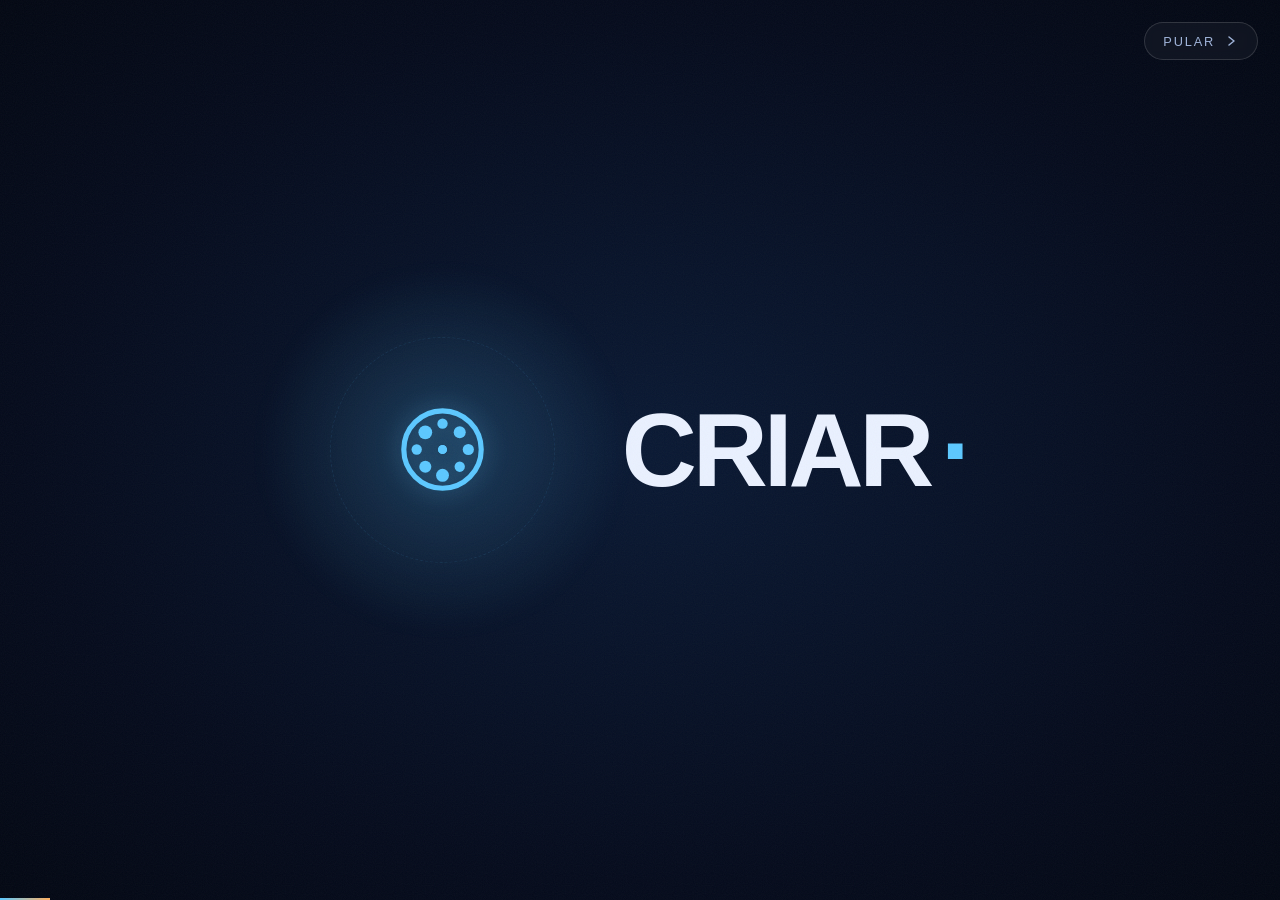
<file: index.html>
<!DOCTYPE html>
<html lang="pt-BR">
<head>
<meta charset="UTF-8">
<meta name="viewport" content="width=device-width, initial-scale=1.0">
<meta name="description" content="Instituto Nossos Robôs — Robótica educacional crítica. Construindo saberes através da tecnologia aberta.">
<meta name="keywords" content="robótica educacional, Arduino, maker, pedagogia crítica, educação tecnológica">
<meta property="og:title" content="Instituto Nossos Robôs">
<meta property="og:type" content="website">
<title>Instituto Nossos Robôs</title>

<style>
  :root{
    --bg-0:#04091a;
    --ink:#eaf1ff;
    --ink-soft:#9fb3d8;
    --accent:#5cc8ff;
    --warm:#ffb061;
    --line:rgba(255,255,255,.14);
  }
  *{margin:0;padding:0;box-sizing:border-box}
  html,body{height:100%;background:var(--bg-0);color:var(--ink);
    font-family:"Helvetica Neue",Arial,sans-serif;-webkit-font-smoothing:antialiased}
  body{overflow:hidden}

  /* ============================= INTRO ============================= */
  #introScreen{position:fixed;inset:0;z-index:1}

  .stage{
    position:fixed;inset:0;
    background:radial-gradient(80% 80% at 50% 50%, #0a1934 0%, #050b1c 60%, #02060f 100%);
    overflow:hidden;
  }
  .grain{
    position:absolute;inset:0;pointer-events:none;opacity:.045;z-index:5;
    background-image:url("data:image/svg+xml,%3Csvg xmlns='http://www.w3.org/2000/svg' width='140' height='140'%3E%3Cfilter id='n'%3E%3CfeTurbulence type='fractalNoise' baseFrequency='0.9' numOctaves='2'/%3E%3C/filter%3E%3Crect width='100%25' height='100%25' filter='url(%23n)'/%3E%3C/svg%3E");
  }

  .slide{
    position:absolute;inset:0;
    display:flex;align-items:center;justify-content:center;
    gap:clamp(20px,4vw,64px);
    opacity:0;transform:translateX(-40vw);
    transition:transform 1s cubic-bezier(.7,0,.3,1), opacity .55s ease;
    will-change:transform,opacity;
    z-index:3;padding:0 24px;
  }
  .slide.in {opacity:1;transform:translateX(0)}
  .slide.out{opacity:0;transform:translateX(40vw)}

  .glyph-wrap{
    position:relative;
    width:clamp(140px,20vw,260px);height:clamp(140px,20vw,260px);
    flex-shrink:0;color:var(--c);
  }
  .halo{
    position:absolute;inset:-28%;border-radius:50%;
    background:radial-gradient(circle, color-mix(in srgb, var(--c) 22%, transparent) 0%, transparent 65%);
    filter:blur(10px);animation:halo 2.4s ease-in-out infinite;z-index:0;
  }
  .glyph-wrap::before{
    content:"";position:absolute;inset:6%;border-radius:50%;
    border:1px dashed color-mix(in srgb, var(--c) 18%, transparent);opacity:.55;
  }
  .glyph{
    position:absolute;inset:8%;width:84%;height:84%;overflow:visible;z-index:1;
    filter:drop-shadow(0 0 12px color-mix(in srgb, var(--c) 35%, transparent));
  }
  .g-stroke{stroke:currentColor;stroke-width:2.4;fill:none;stroke-linecap:round;stroke-linejoin:round}
  .g-fill{fill:currentColor}
  .g-thin{stroke-width:1.6}
  .g-faint{opacity:.5}
  @keyframes halo{0%,100%{transform:scale(1);opacity:.65}50%{transform:scale(1.12);opacity:1}}

  /* CRIAR */
  .gx-soma{transform-origin:center;transform-box:fill-box;animation:neuroPulse 1.8s ease-in-out infinite}
  @keyframes neuroPulse{0%,100%{transform:scale(1)}50%{transform:scale(1.12)}}
  .gx-spark{offset-rotate:0deg;animation:sparkTravel 1.6s linear infinite}
  .gx-spark-1{offset-path:path('M 50 50 C 36 38, 24 30, 14 18');animation-delay:0s}
  .gx-spark-2{offset-path:path('M 50 50 C 66 38, 78 30, 88 16');animation-delay:.4s}
  .gx-spark-3{offset-path:path('M 50 50 C 34 64, 22 76, 12 86');animation-delay:.8s}
  .gx-spark-4{offset-path:path('M 50 50 C 64 66, 76 78, 86 88');animation-delay:1.2s}
  @keyframes sparkTravel{0%{offset-distance:0%;opacity:0}15%{opacity:1}85%{opacity:1}100%{offset-distance:100%;opacity:0}}

  /* ERRAR */
  .gx-hex{transform-origin:center;transform-box:fill-box;animation:hexCycle 3.6s ease-in-out infinite}
  .gx-hex-rebel{animation:hexRebel 3.6s ease-in-out infinite}
  @keyframes hexCycle{0%,100%{opacity:1}35%,55%{opacity:.4}}
  @keyframes hexRebel{
    0%,8%{transform:translate(0,0) rotate(0);stroke:currentColor}
    35%{transform:translate(8px,-6px) rotate(20deg);stroke:#ff7878}
    55%{transform:translate(4px,-2px) rotate(10deg);stroke:#ff7878}
    78%,100%{transform:translate(0,0) rotate(0);stroke:currentColor}
  }

  /* DESCOBRIR */
  .gx-particle{transform-origin:center;transform-box:fill-box;animation:particleFade 3.4s ease-in-out infinite}
  @keyframes particleFade{0%,20%{opacity:.9;transform:translate(0,0) scale(1)}55%,100%{opacity:0;transform:translate(var(--dx,0),var(--dy,0)) scale(.4)}}
  .gx-blueprint{stroke-dasharray:240;stroke-dashoffset:240;animation:bpDraw 3.4s ease-in-out infinite}
  @keyframes bpDraw{0%,25%{stroke-dashoffset:240;opacity:0}45%{opacity:1}70%,100%{stroke-dashoffset:0;opacity:1}}

  /* RESOLVER */
  .gx-part{transform-origin:center;transform-box:fill-box;animation:partAssemble 3.8s ease-in-out infinite}
  .gx-part-a{animation-name:assembleA}
  .gx-part-b{animation-name:assembleB}
  .gx-part-c{animation-name:assembleC}
  .gx-part-d{animation-name:assembleD}
  @keyframes assembleA{0%,15%{transform:translate(-22px,-18px) rotate(-25deg);opacity:.5}55%,100%{transform:translate(0,0) rotate(0);opacity:1}}
  @keyframes assembleB{0%,15%{transform:translate(22px,-16px) rotate(20deg);opacity:.5}55%,100%{transform:translate(0,0) rotate(0);opacity:1}}
  @keyframes assembleC{0%,15%{transform:translate(-18px,22px) rotate(15deg);opacity:.5}55%,100%{transform:translate(0,0) rotate(0);opacity:1}}
  @keyframes assembleD{0%,15%{transform:translate(20px,20px) rotate(-18deg);opacity:.5}55%,100%{transform:translate(0,0) rotate(0);opacity:1}}
  .gx-gear{transform-origin:center;transform-box:fill-box;animation:gearSpin 6s linear infinite}
  @keyframes gearSpin{to{transform:rotate(360deg)}}

  .label{
    font-weight:800;font-size:clamp(2.4rem,9vw,6.5rem);
    letter-spacing:-.04em;line-height:1;text-transform:uppercase;
    color:var(--ink);white-space:nowrap;
  }
  .label::after{content:"·";color:var(--c);margin-left:.1em}

  .question{position:absolute;inset:0;display:none;align-items:center;justify-content:center;text-align:center;padding:0 28px;z-index:4}
  .question.show{display:flex;animation:qIn 1.3s ease forwards}
  .question.hide{animation:qOut .65s ease forwards}
  .question p{
    font-family:"SF Mono","Menlo","Consolas","Liberation Mono",monospace;
    font-size:clamp(1.2rem,3.8vw,2.4rem);line-height:1.5;font-weight:400;
    max-width:28ch;letter-spacing:-.01em;
  }
  .question .em{color:var(--warm);font-style:italic}
  @keyframes qIn{0%{opacity:0;transform:translateY(20px)}100%{opacity:1;transform:translateY(0)}}
  @keyframes qOut{0%{opacity:1}100%{opacity:0;transform:translateY(-14px);filter:blur(4px)}}

  .signature{position:absolute;inset:0;display:none;align-items:center;justify-content:center;flex-direction:column;z-index:4;text-align:center;padding:0 28px}
  .signature.show{display:flex;animation:sigIn 1s ease forwards}
  @keyframes sigIn{0%{opacity:0;transform:scale(.97)}100%{opacity:1;transform:scale(1)}}
  .sig-mark{font-weight:800;letter-spacing:-.02em;font-size:clamp(1.9rem,6vw,3.6rem);line-height:1.05}
  .sig-mark .robos{color:#5cc8ff}
  .sig-tag{margin-top:14px;font-size:clamp(.78rem,2.2vw,1rem);letter-spacing:.24em;text-transform:uppercase;color:var(--ink-soft)}

  .skip{
    position:fixed;top:22px;right:22px;z-index:20;
    display:inline-flex;align-items:center;gap:8px;
    padding:10px 18px;font-size:.8rem;letter-spacing:.14em;text-transform:uppercase;
    color:var(--ink-soft);background:rgba(255,255,255,.04);
    border:1px solid var(--line);border-radius:999px;cursor:pointer;
    backdrop-filter:blur(6px);transition:.25s;
    -webkit-tap-highlight-color:transparent;
  }
  .skip:hover{color:var(--ink);border-color:#5cc8ff;background:rgba(92,200,255,.10)}
  .skip:active{transform:translateY(2px) scale(.99)}
  .skip .arrow{transition:transform .25s}
  .skip:hover .arrow{transform:translateX(4px)}

  .progress{
    position:fixed;bottom:0;left:0;height:2px;background:linear-gradient(90deg,#5cc8ff,#ffb061);z-index:10;width:0%;transition:width .06s linear
  }

  @media (prefers-reduced-motion: reduce) {
    .slide, .question, .signature, .progress { animation-duration: .01ms !important; animation-iteration-count: 1 !important; }
  }
</style>
</head>
<body>
<div id="introScreen" class="stage">
  <div class="grain"></div>
  <div id="question" class="question">
    <p></p>
  </div>
  <div id="signature" class="signature">
    <div class="sig-mark">Instituto<br/><span class="robos">Nossos<br/>Robôs</span></div>
    <div class="sig-tag">Construindo saberes</div>
  </div>
  <button id="skip" class="skip" title="Pular introdução">
    <span>Pular</span>
    <svg width="16" height="16" viewBox="0 0 16 16" fill="none" class="arrow">
      <path d="M6 12l5-4-5-4" stroke="currentColor" stroke-width="1.5" stroke-linecap="round" stroke-linejoin="round"/>
    </svg>
  </button>
  <div id="progress" class="progress"></div>
</div>

<script>
const GLYPHS = {
  criar: `
    <svg class="glyph" viewBox="0 0 100 100" aria-hidden="true">
      <circle cx="50" cy="50" r="18" class="g-stroke gx-soma"/>
      <circle cx="42" cy="42" r="3.2" class="g-fill"/>
      <circle cx="50" cy="38" r="2.4" class="g-fill"/>
      <circle cx="58" cy="42" r="2.8" class="g-fill"/>
      <circle cx="62" cy="50" r="2.6" class="g-fill"/>
      <circle cx="58" cy="58" r="2.4" class="g-fill"/>
      <circle cx="50" cy="62" r="3" class="g-fill"/>
      <circle cx="42" cy="58" r="2.8" class="g-fill"/>
      <circle cx="38" cy="50" r="2.4" class="g-fill"/>
      <g class="gx-spark gx-spark-1"><circle r="2" class="g-fill"/></g>
      <g class="gx-spark gx-spark-2"><circle r="2" class="g-fill"/></g>
      <g class="gx-spark gx-spark-3"><circle r="2" class="g-fill"/></g>
      <g class="gx-spark gx-spark-4"><circle r="2" class="g-fill"/></g>
    </svg>`,
  errar: `
    <svg class="glyph" viewBox="0 0 100 100" aria-hidden="true">
      <path d="M 50 20 L 69 35 L 69 65 L 50 80 L 31 65 L 31 35 Z" class="g-stroke gx-hex"/>
      <path d="M 50 20 L 69 35 L 69 65 L 50 80 L 31 65 L 31 35 Z" class="g-stroke gx-hex-rebel"/>
    </svg>`,
  descobrir: `
    <svg class="glyph" viewBox="0 0 100 100" aria-hidden="true">
      <circle cx="28" cy="32" r="1.6" class="g-fill gx-particle" style="--dx:-8px;--dy:-10px;animation-delay:0s"/>
      <circle cx="74" cy="26" r="1.6" class="g-fill gx-particle" style="--dx:10px;--dy:-12px;animation-delay:.45s"/>
      <circle cx="82" cy="18" r="1.6" class="g-fill gx-particle" style="--dx:10px;--dy:-8px;animation-delay:.15s"/>
      <circle cx="14" cy="60" r="1.6" class="g-fill gx-particle" style="--dx:-10px;--dy:4px;animation-delay:.3s"/>
      <circle cx="86" cy="74" r="1.6" class="g-fill gx-particle" style="--dx:9px;--dy:8px;animation-delay:.05s"/>
      <circle cx="44" cy="14" r="1.6" class="g-fill gx-particle" style="--dx:0;--dy:-10px;animation-delay:.2s"/>
      <circle cx="64" cy="82" r="1.6" class="g-fill gx-particle" style="--dx:6px;--dy:10px;animation-delay:.4s"/>
      <circle cx="22" cy="88" r="1.6" class="g-fill gx-particle" style="--dx:-7px;--dy:8px;animation-delay:.25s"/>
      <circle cx="80" cy="48" r="1.6" class="g-fill gx-particle" style="--dx:10px;--dy:0;animation-delay:.35s"/>
      <circle cx="36" cy="76" r="1.6" class="g-fill gx-particle" style="--dx:-4px;--dy:8px;animation-delay:.1s"/>
      <path class="g-stroke gx-blueprint" d="M 18 60 L 82 60 L 82 70 L 18 70 Z"/>
      <path class="g-stroke gx-blueprint" style="animation-delay:.1s" d="M 30 70 m -7 0 a 7 7 0 1 0 14 0 a 7 7 0 1 0 -14 0"/>
      <path class="g-stroke gx-blueprint" style="animation-delay:.1s" d="M 70 70 m -7 0 a 7 7 0 1 0 14 0 a 7 7 0 1 0 -14 0"/>
      <path class="g-stroke gx-blueprint" style="animation-delay:.2s" d="M 30 60 L 30 48 L 70 48 L 70 60 M 44 48 L 44 40 L 56 40 L 56 48"/>
      <line class="g-stroke g-thin gx-blueprint" style="animation-delay:.3s" x1="14" y1="60" x2="14" y2="70" stroke-dasharray="2 3"/>
      <line class="g-stroke g-thin gx-blueprint" style="animation-delay:.3s" x1="86" y1="60" x2="86" y2="70" stroke-dasharray="2 3"/>
    </svg>`,
  resolver: `
    <svg class="glyph" viewBox="0 0 100 100" aria-hidden="true">
      <rect x="32" y="44" width="36" height="12" rx="2" class="g-stroke g-faint"/>
      <g class="gx-part gx-part-a">
        <rect x="24" y="22" width="20" height="14" rx="2" class="g-stroke"/>
        <circle cx="28" cy="29" r="1.4" class="g-fill"/>
        <circle cx="34" cy="29" r="1.4" class="g-fill"/>
        <circle cx="40" cy="29" r="1.4" class="g-fill"/>
      </g>
      <g class="gx-part gx-part-b">
        <rect x="56" y="22" width="22" height="14" rx="2" class="g-stroke"/>
        <line x1="58" y1="36" x2="58" y2="40" class="g-stroke g-thin"/>
        <line x1="62" y1="36" x2="62" y2="40" class="g-stroke g-thin"/>
        <line x1="66" y1="36" x2="66" y2="40" class="g-stroke g-thin"/>
        <line x1="70" y1="36" x2="70" y2="40" class="g-stroke g-thin"/>
        <line x1="74" y1="36" x2="74" y2="40" class="g-stroke g-thin"/>
      </g>
      <g class="gx-part gx-part-c">
        <g class="gx-gear" transform-origin="32 70">
          <circle cx="32" cy="70" r="8" class="g-stroke"/>
          <circle cx="32" cy="70" r="2.4" class="g-fill"/>
          <line x1="32" y1="58" x2="32" y2="62" class="g-stroke g-thin"/>
          <line x1="32" y1="78" x2="32" y2="82" class="g-stroke g-thin"/>
          <line x1="20" y1="70" x2="24" y2="70" class="g-stroke g-thin"/>
          <line x1="40" y1="70" x2="44" y2="70" class="g-stroke g-thin"/>
          <line x1="23" y1="61" x2="26" y2="64" class="g-stroke g-thin"/>
          <line x1="41" y1="61" x2="38" y2="64" class="g-stroke g-thin"/>
          <line x1="23" y1="79" x2="26" y2="76" class="g-stroke g-thin"/>
          <line x1="41" y1="79" x2="38" y2="76" class="g-stroke g-thin"/>
        </g>
      </g>
      <g class="gx-part gx-part-d">
        <rect x="56" y="62" width="22" height="16" rx="2" class="g-stroke"/>
        <circle cx="61" cy="60" r="1.6" class="g-fill"/>
        <circle cx="67" cy="60" r="1.6" class="g-fill"/>
        <circle cx="73" cy="60" r="1.6" class="g-fill"/>
      </g>
    </svg>`
};

const CONFIG = {
  PAIRS: [
    { word: "criar",     glyph: "criar",     c: "#5cc8ff" },
    { word: "errar",     glyph: "errar",     c: "#ffb061" },
    { word: "descobrir", glyph: "descobrir", c: "#7af0c4" },
    { word: "resolver",  glyph: "resolver",  c: "#5b8bff" }
  ],
  ENTER_MS:1000, HOLD_MS:2600, EXIT_MS:900, GAP_MS:140,
  QUESTION:'E se a tecnologia não fosse feita só para eles <span class="em">usarem</span> — mas para eles <span class="em">criarem</span>?',
  QUESTION_MS:4600, SIGNATURE_MS:2700
};

const $ = id => document.getElementById(id);
const reduce = matchMedia('(prefers-reduced-motion: reduce)').matches;
let ended = false;

const stage = document.querySelector('.stage');
const slideEls = CONFIG.PAIRS.map(p => {
  const el = document.createElement('section');
  el.className = 'slide';
  el.style.setProperty('--c', p.c);
  el.innerHTML = `
    <div class="glyph-wrap"><div class="halo"></div>${GLYPHS[p.glyph]||''}</div>
    <div class="label">${p.word}</div>`;
  stage.insertBefore(el, $('question'));
  return el;
});

function finish(){
  if (ended) return; ended = true;
  try{ localStorage.setItem('inr_intro_seen','1'); }catch(e){}
  setTimeout(() => {
    window.location.href = 'home.html';
  }, 600);
}

$('skip').addEventListener('click', finish);

function runTimeline(){
  const eMs = reduce?250:CONFIG.ENTER_MS;
  const hMs = reduce?700:CONFIG.HOLD_MS;
  const xMs = reduce?250:CONFIG.EXIT_MS;
  const gMs = reduce?60:CONFIG.GAP_MS;
  const qMs = reduce?1000:CONFIG.QUESTION_MS;
  const sMs = reduce?800:CONFIG.SIGNATURE_MS;

  let t = 250;
  slideEls.forEach(el => {
    setTimeout(()=> el.classList.add('in'), t);
    t += eMs + hMs;
    setTimeout(()=>{ el.classList.remove('in'); el.classList.add('out'); }, t);
    t += xMs + gMs;
  });

  const q = $('question');
  q.querySelector('p').innerHTML = CONFIG.QUESTION;
  setTimeout(()=> q.classList.add('show'), t);
  t += qMs;
  setTimeout(()=>{ q.classList.remove('show'); q.classList.add('hide'); }, t);

  t += 600;
  setTimeout(()=>{ q.style.display='none'; $('signature').classList.add('show'); }, t);
  t += sMs;

  setTimeout(finish, t);

  const total = t, prog = $('progress'), start = performance.now();
  (function tick(now){
    const p = Math.min((now-start)/total,1);
    prog.style.width = (p*100)+'%';
    if (p<1 && !ended) requestAnimationFrame(tick);
  })(start);
}

runTimeline();
</script>
</body>
</html>
</file>
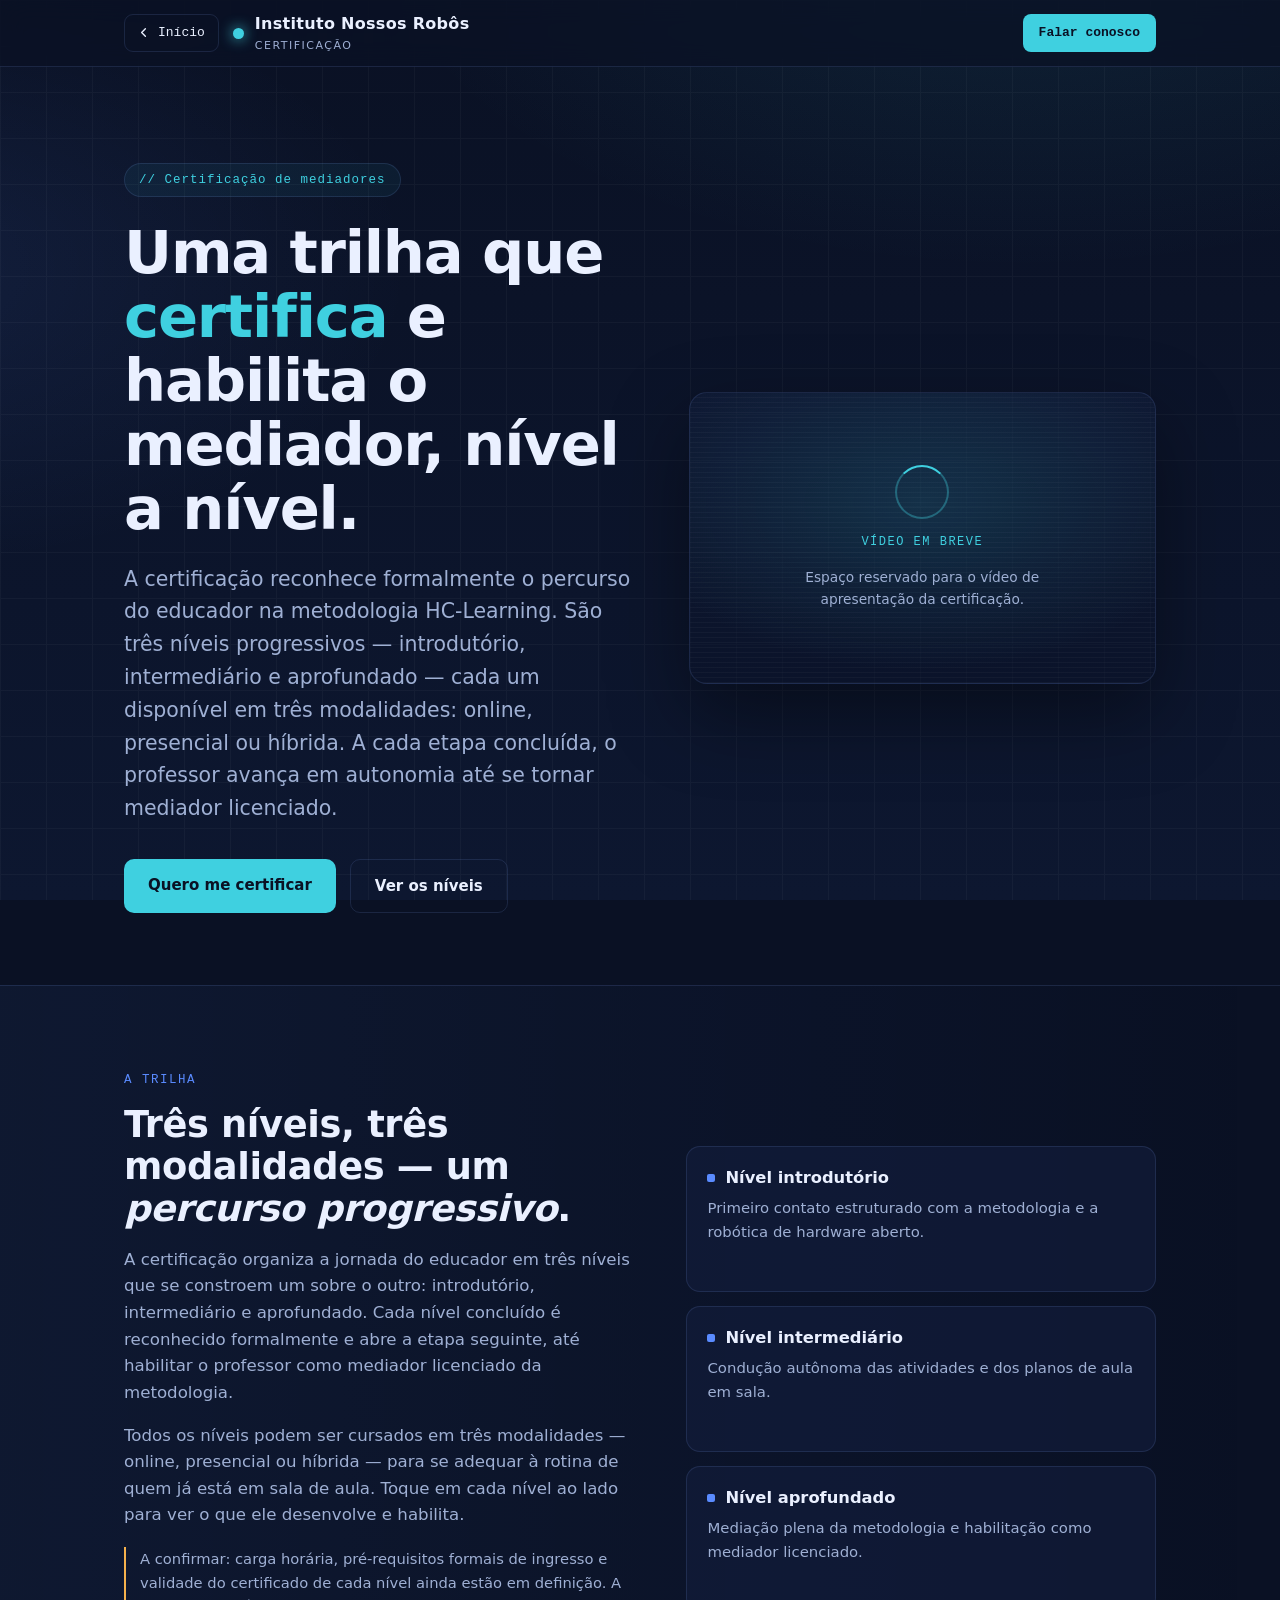
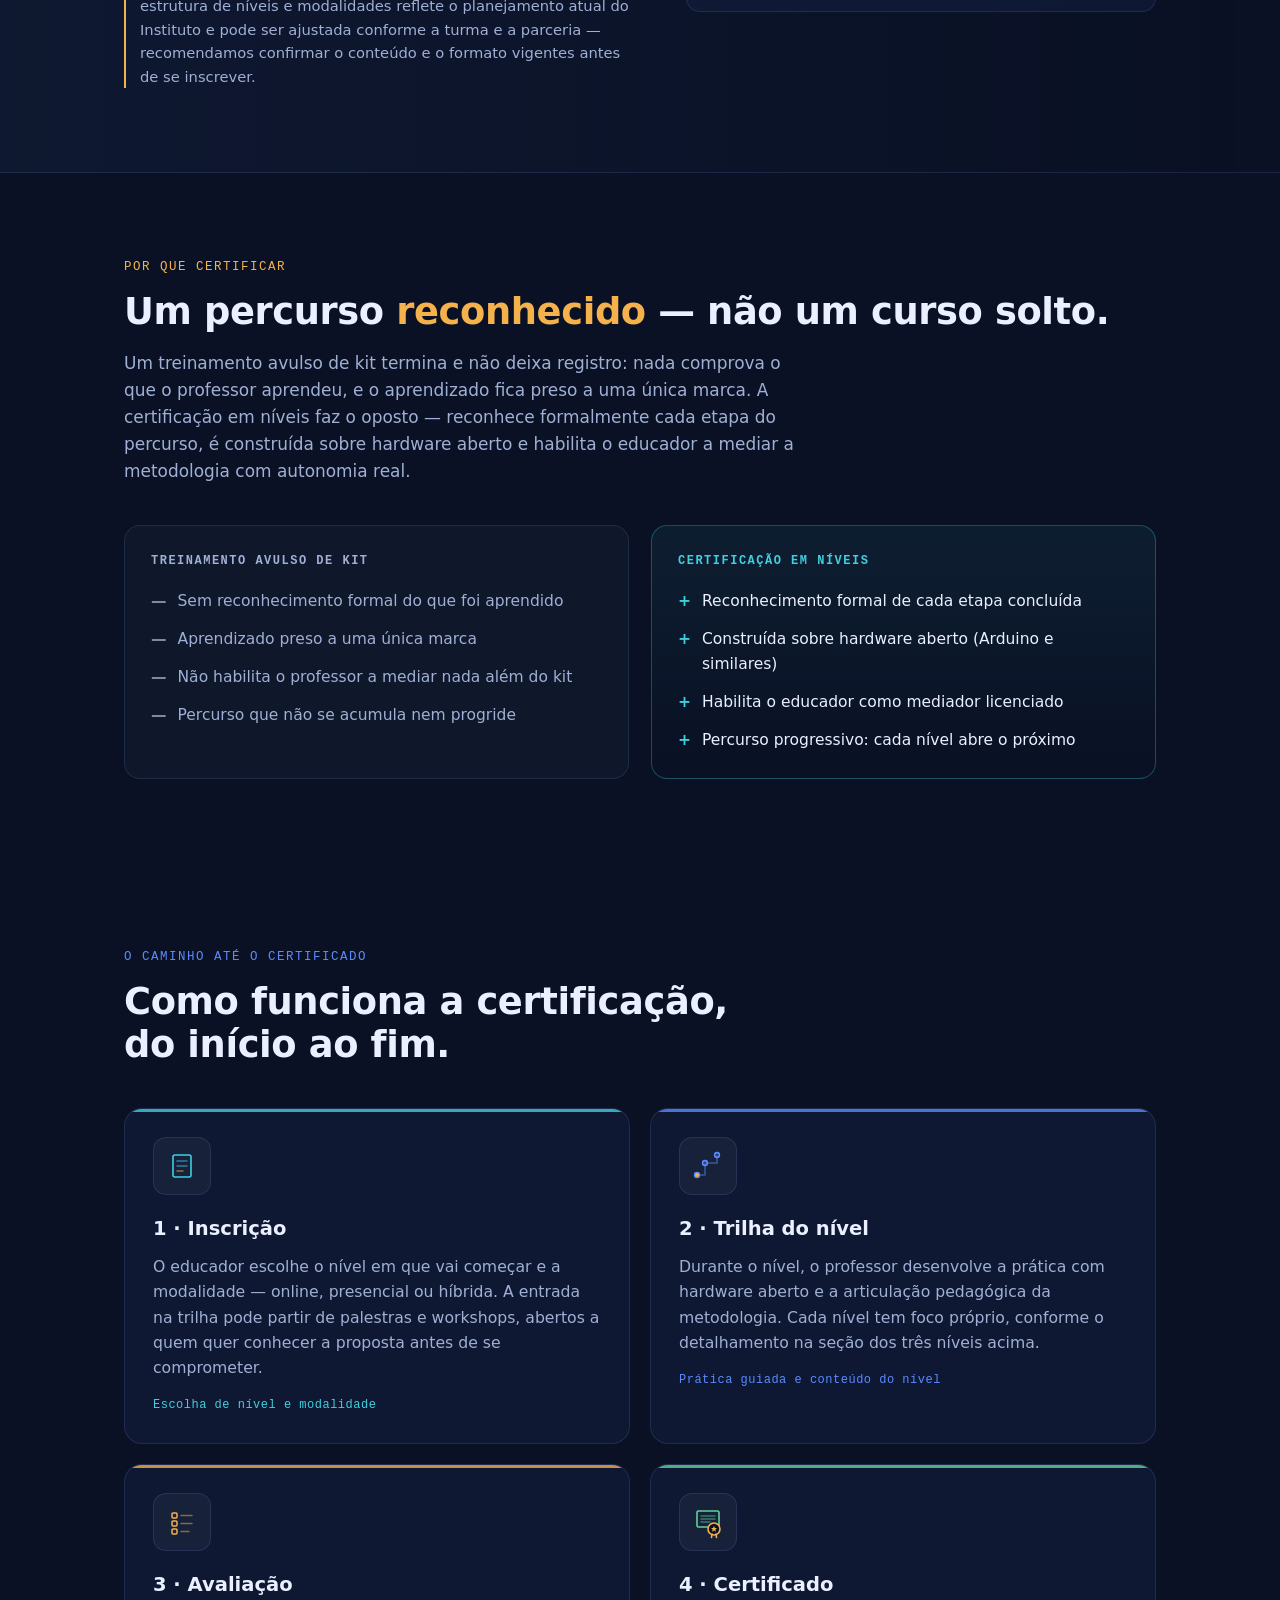
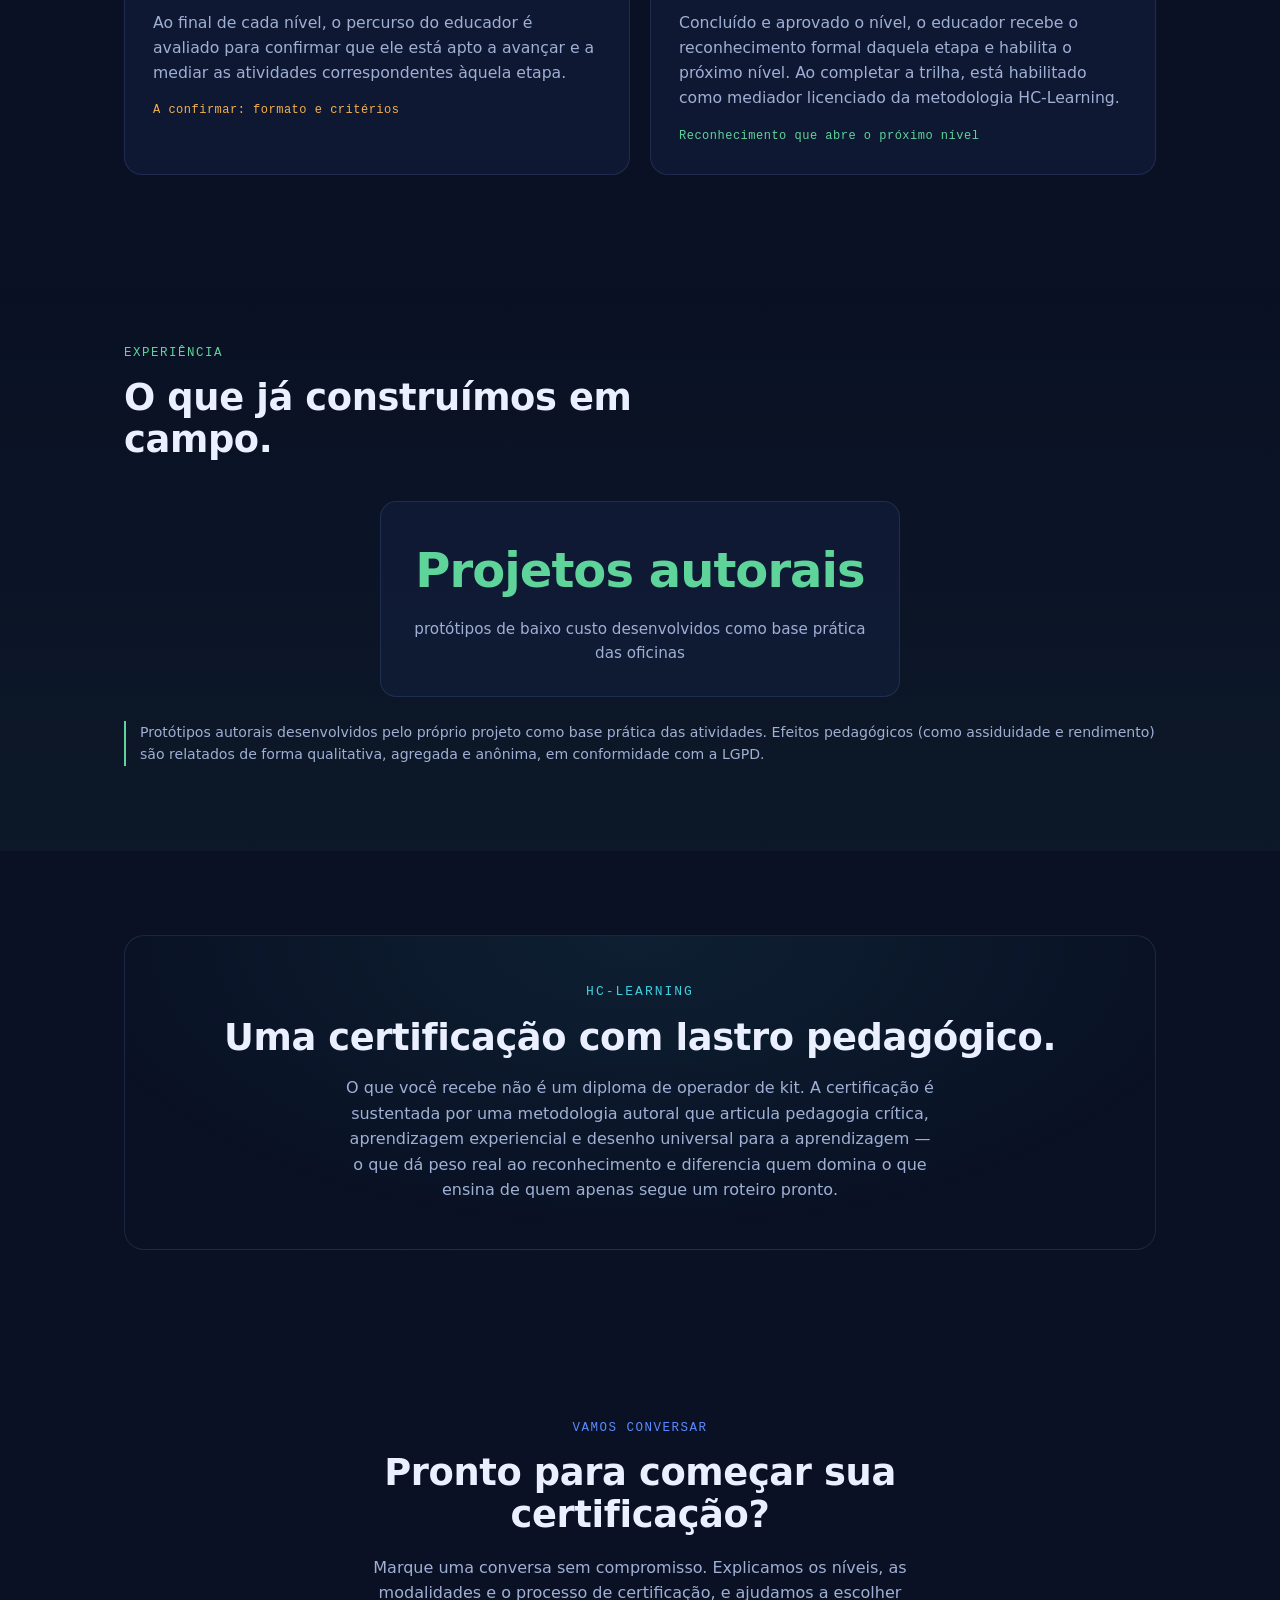
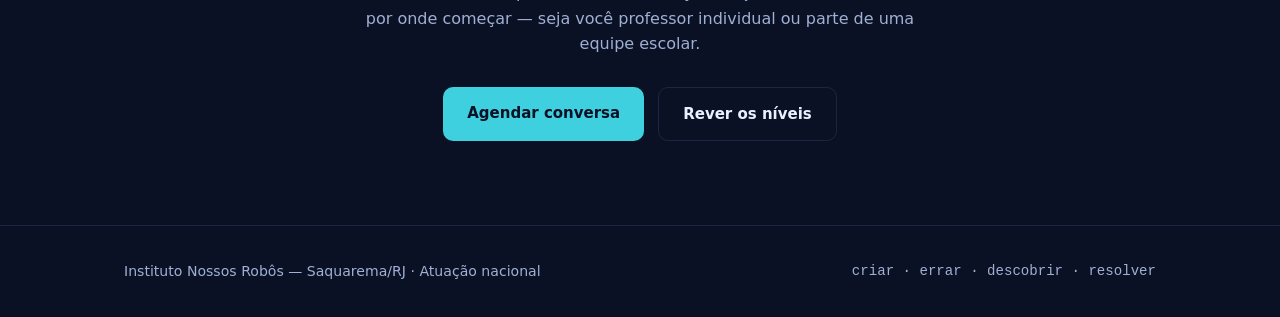
<file: certificacao.html>
<!DOCTYPE html>
<html lang="pt-BR">
<head>
<meta charset="UTF-8">
<meta name="viewport" content="width=device-width, initial-scale=1.0">
<title>Certificação — Instituto Nossos Robôs</title>
<meta name="description" content="Certificação de mediadores em robótica educacional: três níveis progressivos (introdutório, intermediário e aprofundado) em três modalidades (online, presencial e híbrida), com a metodologia HC-Learning. Saquarema–RJ, atuação nacional.">
<style>
  :root{
    --bg:#0a1124;
    --bg-2:#0d1730;
    --ink:#eaf0ff;
    --ink-soft:#9fb0d4;
    --line:rgba(120,150,220,.16);
    --cyan:#3fd0e0;
    --amber:#f5b14c;
    --green:#5fd49a;
    --blue:#5a8bff;
    --card:rgba(20,32,64,.55);
    --mono:"SF Mono",SFMono-Regular,Consolas,"Liberation Mono",Menlo,monospace;
    --sans:"Segoe UI",system-ui,-apple-system,Roboto,Helvetica,Arial,sans-serif;
  }
  *{margin:0;padding:0;box-sizing:border-box}
  html{scroll-behavior:smooth}
  body{
    background:var(--bg);
    color:var(--ink);
    font-family:var(--sans);
    line-height:1.6;
    overflow-x:hidden;
    -webkit-font-smoothing:antialiased;
  }
  /* atmosfera de fundo */
  body::before{
    content:"";
    position:fixed;inset:0;z-index:-2;
    background:
      radial-gradient(1100px 600px at 80% -10%, rgba(63,208,224,.10), transparent 60%),
      radial-gradient(900px 500px at -10% 30%, rgba(90,139,255,.10), transparent 60%),
      linear-gradient(180deg,var(--bg),var(--bg-2));
  }
  body::after{
    content:"";
    position:fixed;inset:0;z-index:-1;opacity:.035;pointer-events:none;
    background-image:linear-gradient(var(--ink) 1px,transparent 1px),
                     linear-gradient(90deg,var(--ink) 1px,transparent 1px);
    background-size:46px 46px;
  }
  .wrap{max-width:1080px;margin:0 auto;padding:0 24px}
  section{padding:84px 0}

  /* ---------- NAV ---------- */
  nav{
    position:sticky;top:0;z-index:50;
    backdrop-filter:blur(12px);
    background:rgba(10,17,36,.72);
    border-bottom:1px solid var(--line);
  }
  .nav-inner{display:flex;align-items:center;gap:14px;height:66px}
  .nav-back{
    display:inline-flex;align-items:center;justify-content:center;gap:7px;
    font-family:var(--mono);font-size:13px;text-decoration:none;color:var(--ink);
    border:1px solid var(--line);border-radius:9px;padding:8px 13px 8px 11px;flex:0 0 auto;
    transition:transform .2s,border-color .2s,background .2s;
  }
  .nav-back svg{width:15px;height:15px;transition:transform .2s}
  .nav-back:hover{border-color:var(--cyan);background:rgba(63,208,224,.06)}
  .nav-back:hover svg{transform:translateX(-3px)}
  .nav-back .lbl-full{display:inline}
  .brand{display:flex;align-items:center;gap:11px;font-weight:700;letter-spacing:.3px;
    text-decoration:none;color:inherit}
  .brand .dot{width:11px;height:11px;border-radius:50%;
    background:var(--cyan);box-shadow:0 0 14px var(--cyan)}
  .brand small{display:block;font-weight:400;font-size:11px;color:var(--ink-soft);letter-spacing:1.5px;text-transform:uppercase}
  .nav-spacer{flex:1 1 auto}
  .nav-cta{
    font-family:var(--mono);font-size:13px;text-decoration:none;color:var(--bg);
    background:var(--cyan);padding:9px 16px;border-radius:8px;font-weight:600;flex:0 0 auto;
    transition:transform .2s,box-shadow .2s;
  }
  .nav-cta:hover{transform:translateY(-2px);box-shadow:0 8px 22px rgba(63,208,224,.32)}

  /* ---------- HERO ---------- */
  .hero{padding:96px 0 72px;position:relative}
  .hero-grid{display:grid;grid-template-columns:1.05fr .95fr;gap:48px;align-items:center}
  .tag{
    font-family:var(--mono);font-size:12.5px;letter-spacing:1px;color:var(--cyan);
    border:1px solid var(--line);border-radius:999px;padding:6px 14px;display:inline-block;
    margin-bottom:24px;background:rgba(63,208,224,.06)
  }
  h1{
    font-size:clamp(2.1rem,5.4vw,3.7rem);line-height:1.08;font-weight:800;
    letter-spacing:-.02em;max-width:18ch;
  }
  h1 .hl{color:var(--cyan)}
  .lede{margin-top:22px;font-size:clamp(1.05rem,2.2vw,1.28rem);color:var(--ink-soft);max-width:60ch}
  .hero-actions{margin-top:34px;display:flex;gap:14px;flex-wrap:wrap}
  .btn{
    text-decoration:none;font-weight:600;font-size:15px;padding:14px 24px;border-radius:10px;
    transition:transform .2s,box-shadow .2s,border-color .2s;
  }
  .btn-primary{background:var(--cyan);color:var(--bg)}
  .btn-primary:hover{transform:translateY(-2px);box-shadow:0 10px 28px rgba(63,208,224,.30)}
  .btn-ghost{border:1px solid var(--line);color:var(--ink)}
  .btn-ghost:hover{border-color:var(--cyan);transform:translateY(-2px)}

  /* ---------- HERO · VÍDEO (espaço reservado) ---------- */
  .hero-media{
    position:relative;border-radius:18px;overflow:hidden;
    border:1px solid var(--line);
    background:linear-gradient(180deg,rgba(18,30,60,.55),rgba(10,18,40,.55));
    box-shadow:0 30px 80px rgba(0,0,0,.40);
    aspect-ratio:16/10;
  }
  .hero-media video,.hero-media img{
    display:block;width:100%;height:100%;object-fit:cover;background:#000;
  }
  /* placeholder animado mostrado enquanto não há vídeo */
  .hero-media .ph{
    position:absolute;inset:0;display:flex;flex-direction:column;
    align-items:center;justify-content:center;gap:14px;text-align:center;padding:24px;
    background:
      radial-gradient(420px 240px at 50% 38%,rgba(63,208,224,.14),transparent 70%),
      repeating-linear-gradient(0deg,rgba(255,255,255,.03) 0 1px,transparent 1px 5px);
  }
  .hero-media .ph .ring{
    width:54px;height:54px;border-radius:50%;
    border:2px solid rgba(63,208,224,.35);border-top-color:var(--cyan);
    animation:ph-spin 1.6s linear infinite;
  }
  @keyframes ph-spin{to{transform:rotate(360deg)}}
  .hero-media .ph .ph-tag{font-family:var(--mono);font-size:12px;letter-spacing:1.5px;
    color:var(--cyan);text-transform:uppercase}
  .hero-media .ph .ph-sub{font-size:.86rem;color:var(--ink-soft);max-width:30ch}
  @media(prefers-reduced-motion:reduce){.hero-media .ph .ring{animation:none}}

  /* ---------- FAIXA CONTEXTO + NÍVEIS ---------- */
  .bncc{
    border-top:1px solid var(--line);border-bottom:1px solid var(--line);
    background:linear-gradient(90deg,rgba(90,139,255,.06),transparent);
  }
  .bncc-grid{display:grid;grid-template-columns:1.1fr 1fr;gap:46px;align-items:center}
  .eyebrow{font-family:var(--mono);font-size:12.5px;letter-spacing:1.5px;text-transform:uppercase;color:var(--blue);margin-bottom:14px}
  h2{font-size:clamp(1.6rem,3.4vw,2.3rem);font-weight:800;letter-spacing:-.01em;line-height:1.15}
  .bncc p{margin-top:16px;color:var(--ink-soft);font-size:1.04rem}
  .bncc .note{
    margin-top:18px;font-size:.92rem;color:var(--ink-soft);
    border-left:2px solid var(--amber);padding-left:14px;
  }
  .pillars{display:flex;flex-direction:column;gap:14px}
  .pillar{
    position:relative;display:block;width:100%;text-align:left;cursor:pointer;font:inherit;color:inherit;
    background:var(--card);border:1px solid var(--line);border-radius:14px;padding:18px 20px;
    transition:transform .25s,border-color .25s,box-shadow .25s;
  }
  .pillar:hover{transform:translateX(6px);border-color:var(--blue);box-shadow:0 0 0 1px rgba(90,139,255,.25),0 10px 30px rgba(0,0,0,.25)}
  .pillar h4{font-size:1.02rem;display:flex;align-items:center;gap:10px}
  .pillar h4 i{width:8px;height:8px;border-radius:2px;background:var(--blue);display:inline-block}
  .pillar p{margin-top:6px;font-size:.93rem;color:var(--ink-soft)}
  .pillar-cue{
    font-family:var(--mono);font-size:11px;letter-spacing:1px;color:var(--blue);
    opacity:0;transform:translateX(-4px);display:inline-block;margin-top:10px;
    transition:opacity .25s,transform .25s;
  }
  .pillar:hover .pillar-cue,.pillar:focus-visible .pillar-cue{opacity:.95;transform:none}
  .pillar.is-active{border-color:var(--blue);box-shadow:0 0 0 1px var(--blue),0 0 26px rgba(90,139,255,.30)}

  /* ---------- PAINEL HOLOGRÁFICO ---------- */
  .holo-overlay{
    position:fixed;inset:0;z-index:120;display:none;
    background:radial-gradient(900px 700px at var(--ox,50%) var(--oy,50%),rgba(8,14,30,.55),rgba(4,7,18,.86));
    backdrop-filter:blur(3px);
  }
  .holo-overlay.open{display:block;animation:holo-fade .35s ease}
  @keyframes holo-fade{from{opacity:0}to{opacity:1}}
  .holo-link{position:absolute;inset:0;width:100%;height:100%;pointer-events:none;overflow:visible}
  #beamDot{filter:drop-shadow(0 0 6px var(--hc,#5a8bff))}

  .holo-panel{
    position:absolute;width:min(420px,84vw);
    left:var(--px,50%);top:var(--py,50%);
    transform-origin:var(--orgX,50%) var(--orgY,0%);
    animation:holo-project .5s cubic-bezier(.16,.84,.34,1) both;
  }
  .holo-inner{
    position:relative;display:flex;flex-direction:column;
    max-height:86vh;max-height:86dvh;border-radius:16px;overflow:hidden;
    background:linear-gradient(180deg,rgba(18,30,60,.72),rgba(10,18,40,.72));
    border:1px solid var(--hc,#5a8bff);
    border-color:color-mix(in srgb,var(--hc,#5a8bff) 60%,transparent);
    box-shadow:0 0 0 1px rgba(255,255,255,.04),
               0 0 40px color-mix(in srgb,var(--hc,#5a8bff) 35%,transparent),
               0 30px 80px rgba(0,0,0,.5);
    -webkit-backdrop-filter:blur(8px);backdrop-filter:blur(8px);
  }
  .holo-head{padding:28px 28px 0;flex:0 0 auto}
  .holo-scroll{padding:14px 28px 0;overflow-y:auto;overflow-x:hidden;flex:1 1 auto;min-height:0;
    -webkit-overflow-scrolling:touch;overscroll-behavior:contain}
  .holo-foot-wrap{padding:6px 28px 22px;flex:0 0 auto}
  @keyframes holo-project{
    0%{opacity:0;transform:perspective(1100px) rotateX(20deg) rotateY(-12deg) translateY(24px) scale(.8)}
    60%{opacity:1}
    100%{opacity:1;transform:perspective(1100px) rotateX(4deg) rotateY(-3deg) translateY(0) scale(1)}
  }
  .holo-panel.closing{animation:holo-retract .32s ease forwards}
  @keyframes holo-retract{
    to{opacity:0;transform:perspective(1100px) rotateX(20deg) rotateY(-12deg) translateY(24px) scale(.72)}
  }
  /* scanlines */
  .holo-scan{position:absolute;inset:0;pointer-events:none;opacity:.5;
    background:repeating-linear-gradient(0deg,rgba(255,255,255,.05) 0 1px,transparent 1px 4px);
    mix-blend-mode:overlay;animation:scan-move 7s linear infinite}
  @keyframes scan-move{to{background-position:0 240px}}
  /* cantos de mira */
  .corner{position:absolute;width:16px;height:16px;border:2px solid var(--hc,#5a8bff);opacity:.9}
  .corner.tl{top:10px;left:10px;border-right:0;border-bottom:0}
  .corner.tr{top:10px;right:10px;border-left:0;border-bottom:0}
  .corner.bl{bottom:10px;left:10px;border-right:0;border-top:0}
  .corner.br{bottom:10px;right:10px;border-left:0;border-top:0}

  .holo-close{position:absolute;top:18px;right:18px;z-index:3;background:rgba(10,18,40,.6);border:0;cursor:pointer;
    color:var(--ink-soft);font-size:15px;line-height:1;padding:6px 8px;border-radius:6px;transition:color .2s}
  .holo-close:hover{color:#fff}
  .holo-tag{font-family:var(--mono);font-size:12px;letter-spacing:1.5px;color:var(--hc,#5a8bff);text-transform:uppercase}
  .holo-panel h3{font-size:1.5rem;font-weight:800;margin-top:8px;letter-spacing:-.01em}
  .holo-body{color:var(--ink);font-size:.98rem;line-height:1.62}
  .holo-body strong{color:var(--hc,#5a8bff);font-weight:600}
  .holo-body .row{display:flex;gap:10px;margin-top:12px;align-items:flex-start}
  .holo-body .row::before{content:"▸";color:var(--hc,#5a8bff);flex:0 0 auto;font-size:.8rem;margin-top:.2rem}
  .holo-foot{margin-top:18px;padding-top:14px;border-top:1px solid rgba(255,255,255,.08);
    font-family:var(--mono);font-size:11px;letter-spacing:1px;color:var(--ink-soft)}

  @media(prefers-reduced-motion:reduce){
    .holo-panel,.holo-overlay{animation:none !important}
    .holo-scan{animation:none}
  }

  /* ---------- DIFERENCIAL ---------- */
  .diff h2 .hl{color:var(--amber)}
  .diff-lede{color:var(--ink-soft);max-width:64ch;margin-top:16px;font-size:1.06rem}
  .compare{display:grid;grid-template-columns:1fr 1fr;gap:22px;margin-top:40px}
  .col{border-radius:16px;padding:26px;border:1px solid var(--line)}
  .col.closed{background:rgba(120,130,150,.05)}
  .col.open{background:linear-gradient(180deg,rgba(63,208,224,.07),transparent);border-color:rgba(63,208,224,.30)}
  .col h5{font-family:var(--mono);font-size:12px;letter-spacing:1.5px;text-transform:uppercase;margin-bottom:18px}
  .col.closed h5{color:var(--ink-soft)}
  .col.open h5{color:var(--cyan)}
  .col ul{list-style:none;display:flex;flex-direction:column;gap:13px}
  .col li{display:flex;gap:11px;font-size:.97rem;align-items:flex-start}
  .col li span{flex:0 0 auto;font-weight:700}
  .col.closed li span{color:#7d8aa6}
  .col.open li span{color:var(--cyan)}
  .col.closed li{color:var(--ink-soft)}

  /* ---------- SERVIÇOS ---------- */
  .serv-head{max-width:60ch}
  .cards{display:grid;grid-template-columns:repeat(2,1fr);gap:20px;margin-top:42px}
  .scard{
    position:relative;background:var(--card);border:1px solid var(--line);
    border-radius:18px;padding:28px;overflow:hidden;
    transition:transform .3s,border-color .3s;
  }
  .scard:hover{transform:translateY(-6px);border-color:var(--accent,var(--cyan))}
  .scard::before{
    content:"";position:absolute;top:0;left:0;height:3px;width:100%;
    background:var(--accent,var(--cyan));opacity:.8;
  }
  .scard .ico{
    width:58px;height:58px;border-radius:13px;display:flex;align-items:center;justify-content:center;
    background:rgba(255,255,255,.04);border:1px solid var(--line);margin-bottom:18px;
  }
  .scard .ico svg{width:34px;height:34px;display:block;overflow:visible}

  /* ---- glyph: inscrição (formulário + check) ---- */
  .g-insc .form{fill:none;stroke:var(--cyan);stroke-width:1.6}
  .g-insc .ln-form{stroke:var(--cyan);stroke-width:1.5;stroke-linecap:round;opacity:.55}
  .g-insc .ln-form.l3{stroke:var(--amber)}
  .g-insc .check{fill:none;stroke:var(--amber);stroke-width:2.2;stroke-linecap:round;stroke-linejoin:round;
    stroke-dasharray:26;stroke-dashoffset:26;animation:insc-check 3.2s ease-in-out infinite}
  .scard:hover .g-insc .check{animation-duration:1.6s}
  @keyframes insc-check{
    0%,8%{stroke-dashoffset:26}
    30%,72%{stroke-dashoffset:0}
    92%,100%{stroke-dashoffset:26}
  }

  /* ---- glyph: trilha (caminho + marcos + caminhante) ---- */
  .g-trilha .trail{fill:none;stroke:var(--blue);stroke-width:1.6;stroke-linecap:round;stroke-linejoin:round;opacity:.5}
  .g-trilha .milestone{fill:none;stroke:var(--blue);stroke-width:1.6;animation:tr-light 3.6s ease-in-out infinite}
  .g-trilha .m2{animation-delay:1.2s}
  .g-trilha .m3{animation-delay:2.4s}
  .g-trilha .walker{fill:var(--amber);animation:tr-walk 3.6s ease-in-out infinite}
  .scard:hover .g-trilha .walker{animation-duration:1.8s}
  .scard:hover .g-trilha .milestone{animation-duration:1.8s}
  @keyframes tr-walk{
    0%{offset-distance:0%}
    100%{offset-distance:100%}
  }
  @keyframes tr-light{
    0%,100%{fill:transparent;stroke:var(--blue)}
    50%{fill:var(--amber);stroke:var(--amber)}
  }

  /* ---- glyph: avaliação (checklist marcando) ---- */
  .g-aval .box{fill:none;stroke:var(--amber);stroke-width:1.5}
  .g-aval .al{stroke:var(--amber);stroke-width:1.5;stroke-linecap:round;opacity:.5}
  .g-aval .tick{fill:none;stroke:var(--amber);stroke-width:1.8;stroke-linecap:round;stroke-linejoin:round;
    stroke-dasharray:10;stroke-dashoffset:10;animation:aval-tick 3.6s ease-in-out infinite}
  .g-aval .t2{animation-delay:.5s}
  .g-aval .t3{animation-delay:1s}
  .scard:hover .g-aval .tick{animation-duration:2s}
  @keyframes aval-tick{
    0%,10%{stroke-dashoffset:10}
    30%,80%{stroke-dashoffset:0}
    95%,100%{stroke-dashoffset:10}
  }

  /* ---- glyph: certificado (diploma + selo que carimba) ---- */
  .g-cert .doc{fill:none;stroke:var(--green);stroke-width:1.6}
  .g-cert .dl{stroke:var(--green);stroke-width:1.5;stroke-linecap:round;opacity:.5}
  .g-cert .seal-ring{fill:#0a1124;stroke:var(--amber);stroke-width:1.6;
    transform-origin:23px 24px;transform-box:fill-box;animation:cert-stamp 3.4s ease-in-out infinite}
  .g-cert .seal-star{fill:var(--amber);transform-origin:23px 24px;transform-box:fill-box;
    animation:cert-stamp 3.4s ease-in-out infinite}
  .g-cert .ribbon{stroke:var(--amber);stroke-width:1.6;stroke-linecap:round}
  .scard:hover .g-cert .seal-ring,.scard:hover .g-cert .seal-star{animation-duration:1.8s}
  @keyframes cert-stamp{
    0%,20%{transform:scale(0);opacity:0}
    38%{transform:scale(1.25);opacity:1}
    50%,88%{transform:scale(1);opacity:1}
    100%{transform:scale(0);opacity:0}
  }

  @media(prefers-reduced-motion:reduce){
    .g-insc .check,.g-trilha .walker,.g-trilha .milestone,
    .g-aval .tick,.g-cert .seal-ring,.g-cert .seal-star{animation:none !important}
    .g-insc .check,.g-aval .tick{stroke-dashoffset:0}
    .g-cert .seal-ring,.g-cert .seal-star{transform:scale(1);opacity:1}
  }
  .scard h3{font-size:1.22rem;font-weight:700}
  .scard p{margin-top:10px;color:var(--ink-soft);font-size:.98rem}
  .scard .meta{margin-top:16px;font-family:var(--mono);font-size:12px;color:var(--accent,var(--cyan));letter-spacing:.5px}

  /* ---------- RESULTADOS ---------- */
  .results{background:linear-gradient(180deg,transparent,rgba(95,212,154,.04))}
  .stats{display:grid;grid-template-columns:repeat(3,1fr);gap:22px;margin-top:40px}
  .stat{text-align:center;border:1px solid var(--line);border-radius:16px;padding:30px 18px;background:var(--card)}
  .stat .num{font-size:clamp(2rem,5vw,3rem);font-weight:800;color:var(--green);letter-spacing:-.02em}
  .stat .lab{margin-top:8px;color:var(--ink-soft);font-size:.95rem}
  .results .note{margin-top:24px;text-align:center;font-size:.88rem;color:var(--ink-soft);
    border-left:2px solid var(--green);padding-left:14px;display:inline-block;text-align:left}
  .results .note-wrap{text-align:center}

  /* ---------- SELO METODOLOGIA ---------- */
  .seal{border:1px solid var(--line);border-radius:20px;padding:46px;text-align:center;
    background:radial-gradient(600px 300px at 50% 0%,rgba(63,208,224,.08),transparent)}
  .seal .badge{font-family:var(--mono);font-size:13px;letter-spacing:2px;color:var(--cyan);text-transform:uppercase}
  .seal h2{margin-top:14px}
  .seal p{margin:16px auto 0;max-width:58ch;color:var(--ink-soft)}

  /* ---------- CTA FINAL ---------- */
  .final{text-align:center}
  .final h2{max-width:20ch;margin:0 auto}
  .final p{margin:18px auto 0;max-width:54ch;color:var(--ink-soft)}
  .final .hero-actions{justify-content:center;margin-top:30px}

  footer{border-top:1px solid var(--line);padding:34px 0;color:var(--ink-soft);font-size:.88rem}
  .foot-inner{display:flex;justify-content:space-between;flex-wrap:wrap;gap:12px}

  /* reveal */
  .reveal{opacity:0;transform:translateY(22px);transition:opacity .7s ease,transform .7s ease}
  .reveal.in{opacity:1;transform:none}

  @media(max-width:880px){
    .hero-grid{grid-template-columns:1fr;gap:34px}
    .hero-media{order:-1}
  }
  @media(max-width:780px){
    section{padding:60px 0}
    .bncc-grid,.compare,.cards,.stats{grid-template-columns:1fr}
    .nav-cta{display:none}
    .brand small{display:none}
    .nav-back{padding:8px 12px}
  }
</style>
</head>
<body>

<nav>
  <div class="wrap nav-inner">
    <a class="nav-back" href="home.html" aria-label="Voltar para a página inicial">
      <svg viewBox="0 0 24 24" fill="none" stroke="currentColor" stroke-width="2.2" stroke-linecap="round" stroke-linejoin="round"><path d="M15 18l-6-6 6-6"/></svg>
      <span class="lbl-full">Início</span>
    </a>
    <a class="brand" href="home.html">
      <span class="dot"></span>
      <div>Instituto Nossos Robôs<small>Certificação</small></div>
    </a>
    <span class="nav-spacer"></span>
    <a class="nav-cta" href="#contato">Falar conosco</a>
  </div>
</nav>

<!-- HERO -->
<header class="hero">
  <div class="wrap hero-grid">
    <div>
      <span class="tag reveal">// Certificação de mediadores</span>
      <h1 class="reveal">Uma trilha que <span class="hl">certifica</span> e habilita o mediador, nível a nível.</h1>
      <p class="lede reveal">A certificação reconhece formalmente o percurso do educador na metodologia HC-Learning. São três níveis progressivos — introdutório, intermediário e aprofundado — cada um disponível em três modalidades: online, presencial ou híbrida. A cada etapa concluída, o professor avança em autonomia até se tornar mediador licenciado.</p>
      <div class="hero-actions reveal">
        <a class="btn btn-primary" href="#contato">Quero me certificar</a>
        <a class="btn btn-ghost" href="#niveis">Ver os níveis</a>
      </div>
    </div>

    <!--
      ===========================================================================
      ESPAÇO RESERVADO PARA O VÍDEO (hero · mudo, em loop)
      ---------------------------------------------------------------------------
      Quando tiver o arquivo, substitua TODO o bloco <div class="ph">...</div>
      por uma tag de vídeo, assim (mantenha a pasta assets/video ao lado):

        <video autoplay loop muted playsinline poster="assets/video/certificacao-poster.jpg">
          <source src="assets/video/certificacao-intro.mp4" type="video/mp4">
        </video>

      O placeholder animado abaixo aparece só enquanto o vídeo não está plugado.
      ===========================================================================
    -->
    <div class="hero-media reveal" aria-label="Espaço reservado para vídeo de apresentação">
      <div class="ph">
        <div class="ring" aria-hidden="true"></div>
        <div class="ph-tag">Vídeo em breve</div>
        <div class="ph-sub">Espaço reservado para o vídeo de apresentação da certificação.</div>
      </div>
    </div>
  </div>
</header>

<!-- CONTEXTO + NÍVEIS DE CERTIFICAÇÃO -->
<section class="bncc" id="niveis">
  <div class="wrap bncc-grid">
    <div class="reveal">
      <div class="eyebrow">A trilha</div>
      <h2>Três níveis, três modalidades — um <em>percurso progressivo</em>.</h2>
      <p>A certificação organiza a jornada do educador em três níveis que se constroem um sobre o outro: introdutório, intermediário e aprofundado. Cada nível concluído é reconhecido formalmente e abre a etapa seguinte, até habilitar o professor como mediador licenciado da metodologia.</p>
      <p>Todos os níveis podem ser cursados em três modalidades — online, presencial ou híbrida — para se adequar à rotina de quem já está em sala de aula. Toque em cada nível ao lado para ver o que ele desenvolve e habilita.</p>
      <div class="note">A confirmar: carga horária, pré-requisitos formais de ingresso e validade do certificado de cada nível ainda estão em definição. A estrutura de níveis e modalidades reflete o planejamento atual do Instituto e pode ser ajustada conforme a turma e a parceria — recomendamos confirmar o conteúdo e o formato vigentes antes de se inscrever.</div>
    </div>
    <div class="pillars reveal">
      <button class="pillar" data-pillar="n1" aria-haspopup="dialog">
        <h4><i></i>Nível introdutório</h4>
        <p>Primeiro contato estruturado com a metodologia e a robótica de hardware aberto.</p>
        <span class="pillar-cue">explorar →</span>
      </button>
      <button class="pillar" data-pillar="n2" aria-haspopup="dialog">
        <h4><i></i>Nível intermediário</h4>
        <p>Condução autônoma das atividades e dos planos de aula em sala.</p>
        <span class="pillar-cue">explorar →</span>
      </button>
      <button class="pillar" data-pillar="n3" aria-haspopup="dialog">
        <h4><i></i>Nível aprofundado</h4>
        <p>Mediação plena da metodologia e habilitação como mediador licenciado.</p>
        <span class="pillar-cue">explorar →</span>
      </button>
    </div>
  </div>
</section>

<!-- PAINEL HOLOGRÁFICO -->
<div class="holo-overlay" id="holo" aria-hidden="true">
  <svg class="holo-link" id="holoLink" aria-hidden="true">
    <defs>
      <linearGradient id="beamGrad" x1="0" y1="0" x2="0" y2="1">
        <stop offset="0%" stop-color="var(--hc,#5a8bff)" stop-opacity="0"/>
        <stop offset="100%" stop-color="var(--hc,#5a8bff)" stop-opacity=".9"/>
      </linearGradient>
    </defs>
    <line id="beamLine" stroke="url(#beamGrad)" stroke-width="2"/>
    <circle id="beamDot" r="3" fill="var(--hc,#5a8bff)"/>
  </svg>
  <div class="holo-panel" id="holoPanel" role="dialog" aria-modal="true" aria-labelledby="holoTitle">
    <div class="holo-inner">
      <div class="holo-scan"></div>
      <span class="corner tl"></span><span class="corner tr"></span>
      <span class="corner bl"></span><span class="corner br"></span>
      <button class="holo-close" id="holoClose" aria-label="Fechar">✕</button>
      <div class="holo-head">
        <div class="holo-tag" id="holoTag">// nível</div>
        <h3 id="holoTitle">Título</h3>
      </div>
      <div class="holo-scroll">
        <div class="holo-body" id="holoBody"></div>
      </div>
      <div class="holo-foot-wrap">
        <div class="holo-foot">Certificação · Mediador HC-Learning</div>
      </div>
    </div>
  </div>
</div>

<!-- DIFERENCIAL -->
<section class="diff">
  <div class="wrap">
    <div class="reveal">
      <div class="eyebrow" style="color:var(--amber)">Por que certificar</div>
      <h2>Um percurso <span class="hl">reconhecido</span> — não um curso solto.</h2>
      <p class="diff-lede">Um treinamento avulso de kit termina e não deixa registro: nada comprova o que o professor aprendeu, e o aprendizado fica preso a uma única marca. A certificação em níveis faz o oposto — reconhece formalmente cada etapa do percurso, é construída sobre hardware aberto e habilita o educador a mediar a metodologia com autonomia real.</p>
    </div>
    <div class="compare">
      <div class="col closed reveal">
        <h5>Treinamento avulso de kit</h5>
        <ul>
          <li><span>—</span> Sem reconhecimento formal do que foi aprendido</li>
          <li><span>—</span> Aprendizado preso a uma única marca</li>
          <li><span>—</span> Não habilita o professor a mediar nada além do kit</li>
          <li><span>—</span> Percurso que não se acumula nem progride</li>
        </ul>
      </div>
      <div class="col open reveal">
        <h5>Certificação em níveis</h5>
        <ul>
          <li><span>+</span> Reconhecimento formal de cada etapa concluída</li>
          <li><span>+</span> Construída sobre hardware aberto (Arduino e similares)</li>
          <li><span>+</span> Habilita o educador como mediador licenciado</li>
          <li><span>+</span> Percurso progressivo: cada nível abre o próximo</li>
        </ul>
      </div>
    </div>
  </div>
</section>

<!-- SERVIÇOS -->
<section id="processo">
  <div class="wrap">
    <div class="serv-head reveal">
      <div class="eyebrow">O caminho até o certificado</div>
      <h2>Como funciona a certificação, do início ao fim.</h2>
    </div>
    <div class="cards">
      <div class="scard reveal" style="--accent:var(--cyan)">
        <div class="ico"><svg class="g-insc" viewBox="0 0 34 34">
          <rect class="form" x="8" y="6" width="18" height="22" rx="2"/>
          <line class="ln-form l1" x1="12" y1="12" x2="22" y2="12"/>
          <line class="ln-form l2" x1="12" y1="17" x2="22" y2="17"/>
          <line class="ln-form l3" x1="12" y1="22" x2="18" y2="22"/>
          <path class="check" d="M11 18 L15 22 L23 12"/>
        </svg></div>
        <h3>1 · Inscrição</h3>
        <p>O educador escolhe o nível em que vai começar e a modalidade — online, presencial ou híbrida. A entrada na trilha pode partir de palestras e workshops, abertos a quem quer conhecer a proposta antes de se comprometer.</p>
        <div class="meta">Escolha de nível e modalidade</div>
      </div>
      <div class="scard reveal" style="--accent:var(--blue)">
        <div class="ico"><svg class="g-trilha" viewBox="0 0 34 34">
          <path class="trail" d="M6 26 L14 26 L14 14 L26 14 L26 6"/>
          <circle class="milestone m1" cx="6" cy="26" r="2.4"/>
          <circle class="milestone m2" cx="14" cy="14" r="2.4"/>
          <circle class="milestone m3" cx="26" cy="6" r="2.4"/>
          <circle class="walker" r="2" style="offset-path:path('M6 26 L14 26 L14 14 L26 14 L26 6')"/>
        </svg></div>
        <h3>2 · Trilha do nível</h3>
        <p>Durante o nível, o professor desenvolve a prática com hardware aberto e a articulação pedagógica da metodologia. Cada nível tem foco próprio, conforme o detalhamento na seção dos três níveis acima.</p>
        <div class="meta">Prática guiada e conteúdo do nível</div>
      </div>
      <div class="scard reveal" style="--accent:var(--amber)">
        <div class="ico"><svg class="g-aval" viewBox="0 0 34 34">
          <rect class="box b1" x="7" y="8" width="5" height="5" rx="1"/>
          <rect class="box b2" x="7" y="16" width="5" height="5" rx="1"/>
          <rect class="box b3" x="7" y="24" width="5" height="5" rx="1"/>
          <path class="tick t1" d="M8 10.5 L9.5 12 L11 8.8"/>
          <path class="tick t2" d="M8 18.5 L9.5 20 L11 16.8"/>
          <path class="tick t3" d="M8 26.5 L9.5 28 L11 24.8"/>
          <line class="al a1" x1="16" y1="10.5" x2="27" y2="10.5"/>
          <line class="al a2" x1="16" y1="18.5" x2="27" y2="18.5"/>
          <line class="al a3" x1="16" y1="26.5" x2="24" y2="26.5"/>
        </svg></div>
        <h3>3 · Avaliação</h3>
        <p>Ao final de cada nível, o percurso do educador é avaliado para confirmar que ele está apto a avançar e a mediar as atividades correspondentes àquela etapa.</p>
        <div class="meta">A confirmar: formato e critérios</div>
      </div>
      <div class="scard reveal" style="--accent:var(--green)">
        <div class="ico"><svg class="g-cert" viewBox="0 0 34 34">
          <rect class="doc" x="6" y="6" width="22" height="16" rx="1.5"/>
          <line class="dl d1" x1="10" y1="11" x2="24" y2="11"/>
          <line class="dl d2" x1="10" y1="14" x2="24" y2="14"/>
          <line class="dl d3" x1="10" y1="17" x2="19" y2="17"/>
          <circle class="seal-ring" cx="23" cy="24" r="6"/>
          <path class="seal-star" d="M23 21 L23.9 23.1 L26 23.1 L24.3 24.5 L25 26.7 L23 25.4 L21 26.7 L21.7 24.5 L20 23.1 L22.1 23.1 Z"/>
          <line class="ribbon r1" x1="21" y1="29" x2="20.5" y2="32.5"/>
          <line class="ribbon r2" x1="25" y1="29" x2="25.5" y2="32.5"/>
        </svg></div>
        <h3>4 · Certificado</h3>
        <p>Concluído e aprovado o nível, o educador recebe o reconhecimento formal daquela etapa e habilita o próximo nível. Ao completar a trilha, está habilitado como mediador licenciado da metodologia HC-Learning.</p>
        <div class="meta">Reconhecimento que abre o próximo nível</div>
      </div>
    </div>
  </div>
</section>

<!-- RESULTADOS -->
<section class="results">
  <div class="wrap">
    <div class="reveal serv-head">
      <div class="eyebrow" style="color:var(--green)">Experiência</div>
      <h2>O que já construímos em campo.</h2>
    </div>
    <div class="stats" style="grid-template-columns:1fr;max-width:520px;margin-left:auto;margin-right:auto">
      <div class="stat reveal">
        <div class="num">Projetos autorais</div>
        <div class="lab">protótipos de baixo custo desenvolvidos como base prática das oficinas</div>
      </div>
    </div>
    <div class="note-wrap">
      <div class="note">Protótipos autorais desenvolvidos pelo próprio projeto como base prática das atividades. Efeitos pedagógicos (como assiduidade e rendimento) são relatados de forma qualitativa, agregada e anônima, em conformidade com a LGPD.</div>
    </div>
  </div>
</section>

<!-- SELO METODOLOGIA -->
<section>
  <div class="wrap">
    <div class="seal reveal">
      <div class="badge">HC-Learning</div>
      <h2>Uma certificação com lastro pedagógico.</h2>
      <p>O que você recebe não é um diploma de operador de kit. A certificação é sustentada por uma metodologia autoral que articula pedagogia crítica, aprendizagem experiencial e desenho universal para a aprendizagem — o que dá peso real ao reconhecimento e diferencia quem domina o que ensina de quem apenas segue um roteiro pronto.</p>
    </div>
  </div>
</section>

<!-- CTA FINAL -->
<section id="contato" class="final">
  <div class="wrap">
    <div class="reveal">
      <div class="eyebrow" style="text-align:center">Vamos conversar</div>
      <h2>Pronto para começar sua certificação?</h2>
      <p>Marque uma conversa sem compromisso. Explicamos os níveis, as modalidades e o processo de certificação, e ajudamos a escolher por onde começar — seja você professor individual ou parte de uma equipe escolar.</p>
      <div class="hero-actions">
        <a class="btn btn-primary" href="mailto:contato@exemplo.com.br">Agendar conversa</a>
        <a class="btn btn-ghost" href="#niveis">Rever os níveis</a>
      </div>
    </div>
  </div>
</section>

<footer>
  <div class="wrap foot-inner">
    <span>Instituto Nossos Robôs — Saquarema/RJ · Atuação nacional</span>
    <span style="font-family:var(--mono)">criar · errar · descobrir · resolver</span>
  </div>
</footer>

<script>
  const io=new IntersectionObserver((es)=>{
    es.forEach(e=>{if(e.isIntersecting){e.target.classList.add('in');io.unobserve(e.target)}});
  },{threshold:.12});
  document.querySelectorAll('.reveal').forEach((el,i)=>{
    el.style.transitionDelay=(i%4*70)+'ms';
    io.observe(el);
  });

  /* ---------- Painel holográfico dos níveis ---------- */
  const HOLO={
    n1:{tag:'// nível 01',color:'#5a8bff',title:'Nível introdutório',
      body:`<p>O ponto de partida da trilha de certificação. O professor tem o <strong>primeiro contato estruturado</strong> com a metodologia e com a robótica de hardware aberto.</p>
      <div class="row">Fundamentos da proposta pedagógica e da cultura maker.</div>
      <div class="row">Primeiros projetos práticos com componentes acessíveis.</div>
      <div class="row">Como o erro entra como parte produtiva do aprendizado.</div>
      <p style="margin-top:14px">Ao concluir, o educador recebe o <strong>reconhecimento do nível introdutório</strong> e está apto a acompanhar e apoiar atividades iniciais com segurança.</p>
      <p style="margin-top:14px"><strong>Modalidades:</strong> online, presencial ou híbrida.</p>
      <p style="margin-top:6px;font-size:.86rem;color:var(--ink-soft)">Carga horária e pré-requisitos a confirmar.</p>`},
    n2:{tag:'// nível 02',color:'#3fd0e0',title:'Nível intermediário',
      body:`<p>Com o nível introdutório concluído, o professor passa a <strong>conduzir as atividades de forma autônoma</strong>, sem depender de um roteiro fechado.</p>
      <div class="row">Planejamento e condução de planos de aula estruturados.</div>
      <div class="row">Adaptação das atividades à realidade da turma e da escola.</div>
      <div class="row">Mediação do trabalho dos alunos com hardware aberto.</div>
      <p style="margin-top:14px">É o nível em que o educador deixa de operar material pronto e passa a <strong>desenhar a própria aula</strong>, com reconhecimento formal da etapa.</p>
      <p style="margin-top:14px"><strong>Modalidades:</strong> online, presencial ou híbrida.</p>
      <p style="margin-top:6px;font-size:.86rem;color:var(--ink-soft)">Pré-requisito: nível introdutório. Carga horária a confirmar.</p>`},
    n3:{tag:'// nível 03',color:'#5fd49a',title:'Nível aprofundado',
      body:`<p>O grau mais avançado da trilha: <strong>mediação plena da metodologia</strong> e capacidade de multiplicá-la.</p>
      <div class="row">Domínio aprofundado da articulação pedagógica do método.</div>
      <div class="row">Capacidade de orientar e formar outros educadores.</div>
      <div class="row">Atuação como referência da metodologia na escola.</div>
      <p style="margin-top:14px">Habilita o professor como <strong>mediador licenciado</strong>, fechando o percurso de certificação e autonomia.</p>
      <p style="margin-top:14px"><strong>Modalidades:</strong> online, presencial ou híbrida.</p>
      <p style="margin-top:6px;font-size:.86rem;color:var(--ink-soft)">Pré-requisito: nível intermediário. Carga horária e validade da licença a confirmar.</p>`}
  };

  const holo=document.getElementById('holo');
  const panel=document.getElementById('holoPanel');
  const linkSvg=document.getElementById('holoLink');
  const beamLine=document.getElementById('beamLine');
  const beamDot=document.getElementById('beamDot');
  let activeCard=null;

  function placePanel(card){
    const r=card.getBoundingClientRect();
    const vw=innerWidth, vh=innerHeight;
    const pw=Math.min(420,vw*0.84);
    const inner=panel.querySelector('.holo-inner');
    const cap=vh*0.86;
    let ph=(inner?inner.offsetHeight:panel.offsetHeight)||Math.min(cap,520);
    ph=Math.min(ph,cap);   // nunca maior que o teto visível
    // origem do feixe = borda direita/centro do card
    const ax=r.right, ay=r.top+r.height/2;
    const landscape = vw>vh;
    let px,py,orgX,orgY;

    if(vw<780 && !landscape){
      // retrato estreito: centralizado abaixo do card
      px=vw/2-pw/2;
      py=Math.min(r.bottom+24, vh-ph-16);
      py=Math.max(16,py);
      orgX='50%'; orgY='0%';
    }else if(ax+40+pw < vw){
      // cabe à direita do card
      px=ax+48;
      py=ay-ph/2;                       // centraliza o painel na altura do card
      orgX='0%'; orgY='50%';
    }else{
      // senão, à esquerda
      px=Math.max(16,r.left-48-pw);
      py=ay-ph/2;
      orgX='100%'; orgY='50%';
    }
    // trava vertical: nunca sair da tela (margem de 16px)
    py=Math.min(Math.max(16,py), Math.max(16, vh-ph-16));

    panel.style.setProperty('--px',px+'px');
    panel.style.setProperty('--py',py+'px');
    panel.style.setProperty('--orgX',orgX);
    panel.style.setProperty('--orgY',orgY);
    holo.style.setProperty('--ox',(ax/vw*100)+'%');
    holo.style.setProperty('--oy',(ay/vh*100)+'%');
    // desenhar a ramificação após o layout
    requestAnimationFrame(()=>{
      const pr=panel.getBoundingClientRect();
      const toRight = px>ax;
      const tx = (vw<780 && !landscape) ? pr.left+pr.width/2 : (toRight ? pr.left : pr.right);
      const ty = Math.min(Math.max(pr.top+38, ay), pr.bottom-20);
      beamLine.setAttribute('x1',ax); beamLine.setAttribute('y1',ay);
      beamLine.setAttribute('x2',tx); beamLine.setAttribute('y2',ty);
      beamDot.setAttribute('cx',ax); beamDot.setAttribute('cy',ay);
    });
  }

  function openHolo(card){
    const data=HOLO[card.dataset.pillar]; if(!data) return;
    activeCard=card; card.classList.add('is-active');
    holo.style.setProperty('--hc',data.color);
    document.getElementById('holoTag').textContent=data.tag;
    document.getElementById('holoTitle').textContent=data.title;
    document.getElementById('holoBody').innerHTML=data.body;
    panel.classList.remove('closing');
    holo.classList.add('open'); holo.setAttribute('aria-hidden','false');
    requestAnimationFrame(()=>placePanel(card));
    document.getElementById('holoClose').focus();
    document.body.style.overflow='hidden';
  }
  function closeHolo(){
    if(!holo.classList.contains('open')) return;
    panel.classList.add('closing');
    const done=()=>{
      holo.classList.remove('open'); holo.setAttribute('aria-hidden','true');
      panel.classList.remove('closing');
      if(activeCard){activeCard.classList.remove('is-active');activeCard.focus();activeCard=null;}
      document.body.style.overflow='';
      panel.removeEventListener('animationend',done);
    };
    panel.addEventListener('animationend',done);
    setTimeout(done,420); // fallback p/ reduced-motion
  }

  document.querySelectorAll('.pillar').forEach(p=>{
    p.addEventListener('click',()=>openHolo(p));
  });
  document.getElementById('holoClose').addEventListener('click',closeHolo);
  holo.addEventListener('click',e=>{if(e.target===holo)closeHolo();});
  addEventListener('keydown',e=>{if(e.key==='Escape')closeHolo();});
  addEventListener('resize',()=>{if(activeCard)placePanel(activeCard);});
</script>
</body>
</html>
</file>
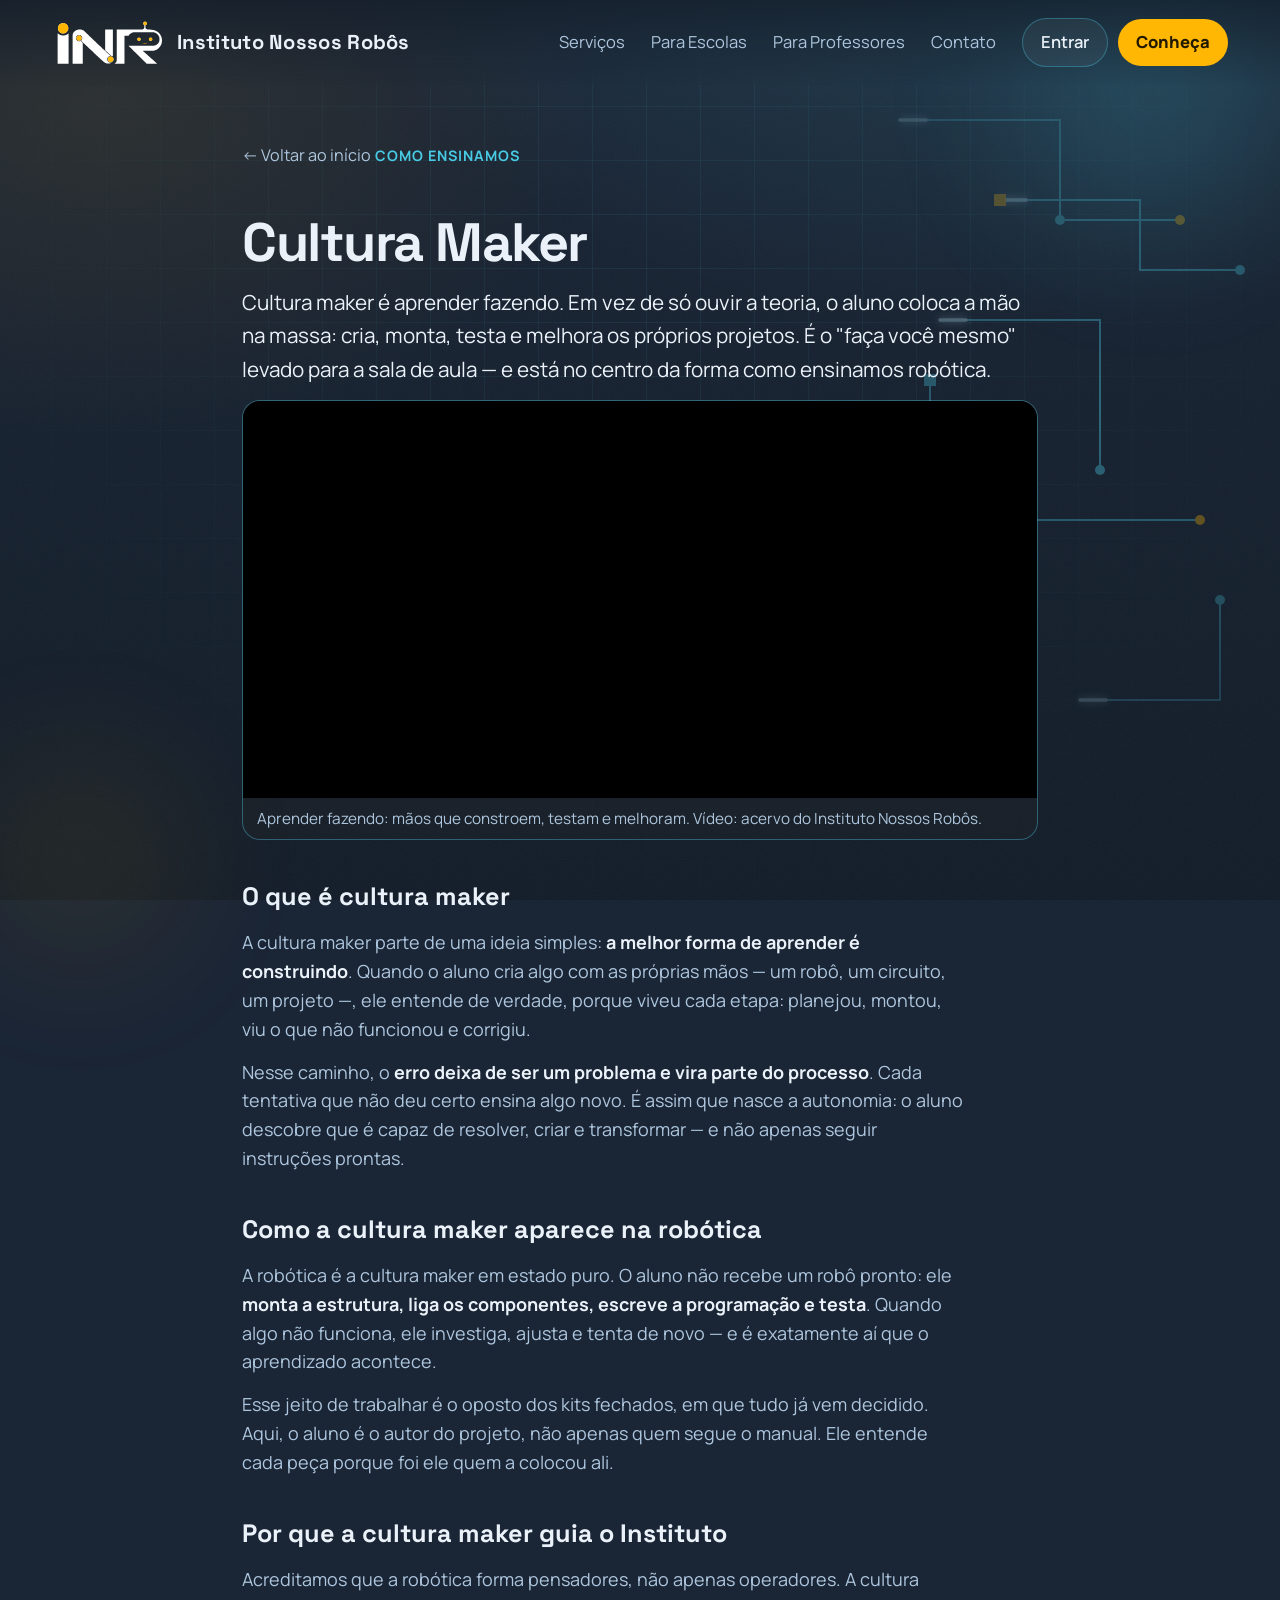
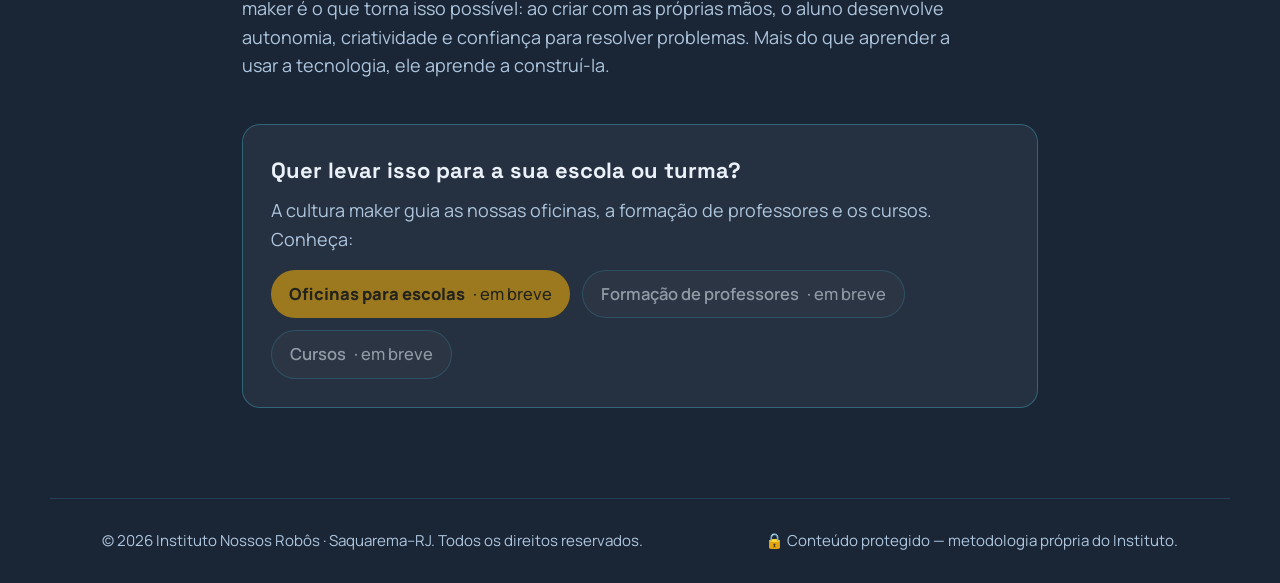
<file: cultura-maker.html>
<!DOCTYPE html>
<html lang="pt-BR">
<head>
<meta charset="utf-8">
<meta name="viewport" content="width=device-width, initial-scale=1">

<!--
  ===========================================================================
  INSTITUTO NOSSOS ROBÔS — PÁGINA DE CONTEÚDO: CULTURA MAKER
  camada ABERTA (indexável)  ·  aparência em assets/estilo.css
  Os links de "serviços" estão RESERVADOS (href="#") até criarmos as páginas.
  ===========================================================================
-->

<title>O que é Cultura Maker e como ela move a nossa robótica — Instituto Nossos Robôs</title>
<meta name="description" content="Cultura maker é aprender fazendo, colocando a mão na massa. Veja como esse espírito de criar, errar e construir está no centro da robótica do Instituto Nossos Robôs.">
<link rel="canonical" href="https://institutonossosrobos.com.br/cultura-maker.html">
<meta name="robots" content="index, follow">

<meta property="og:type" content="article">
<meta property="og:site_name" content="Instituto Nossos Robôs">
<meta property="og:title" content="O que é Cultura Maker e como ela move a nossa robótica">
<meta property="og:description" content="Aprender fazendo, com a mão na massa. Veja como a cultura maker está no centro da nossa robótica.">
<meta property="og:url" content="https://institutonossosrobos.com.br/cultura-maker.html">
<meta property="og:locale" content="pt_BR">

<link rel="preconnect" href="https://fonts.googleapis.com">
<link rel="preconnect" href="https://fonts.gstatic.com" crossorigin>
<link href="https://fonts.googleapis.com/css2?family=Space+Grotesk:wght@500;700&family=Manrope:wght@400;500;600;700&display=swap" rel="stylesheet">

<script type="application/ld+json">
{"@context":"https://schema.org","@type":"Article","headline":"O que é Cultura Maker e como ela move a nossa robótica","inLanguage":"pt-BR","about":"Cultura maker na educação","publisher":{"@type":"Organization","name":"Instituto Nossos Robôs"}}
</script>
<style>
/* ===========================================================================
   INSTITUTO NOSSOS ROBÔS — FOLHA DE ESTILO CENTRAL (estilo.css)
   ---------------------------------------------------------------------------
   IDENTIDADE VISUAL OFICIAL (definida em 2026-05-22):
   • Paleta "Acolhimento Pedagógico & Inovação" — regra 60-30-10:
       60% fundo .......... Azul Sereno    #1A2536
       30% estrutura ...... Azul Turquesa  #48CAE4  (painéis derivados em #22384F)
       10% destaque/CTA ... Ouro/Calêndula #FFB703
   • Fontes: Space Grotesk (títulos) + Manrope (texto)
   • Texto base: 18px

   Este arquivo controla a aparência de TODAS as páginas.
   Para mudar a identidade do site inteiro, edite AQUI.
   Cada página deve incluir no <head>:  <link rel="stylesheet" href="assets/estilo.css">
   (mantenha a página e a pasta "assets" juntas para funcionar offline.)
   =========================================================================== */

:root{
  --bg:#1A2536;          /* 60% fundo  */
  --bg-2:#131d29;        /* fundo mais profundo (gradiente/rodapé) */
  --panel:#22384F;       /* 30% estrutura: barras, cartões, ícones */
  --surface:rgba(255,255,255,.05);
  --line:rgba(72,202,228,.18);
  --line-strong:rgba(72,202,228,.34);
  --text:#EAF1F8;
  --muted:#AEC6DD;
  --turq:#48CAE4;        /* turquesa (acento/estrutura) */
  --turq-deep:#2BA6CC;   /* turquesa mais fundo (gradientes) */
  --ouro:#FFB703;        /* 10% destaque/CTA */
  --accent:var(--turq);  /* acento geral = turquesa */
  --maxw:1180px;
  --font-display:"Space Grotesk",ui-sans-serif,system-ui,"Segoe UI",sans-serif;
  --font-body:"Manrope",ui-sans-serif,system-ui,"Segoe UI",sans-serif;
}
html{scroll-behavior:smooth;font-size:112.5%}   /* base 18px */
*{box-sizing:border-box;margin:0;padding:0}
body{font-family:var(--font-body);background:var(--bg);color:var(--text);
  line-height:1.6;-webkit-font-smoothing:antialiased;overflow-x:hidden}
a{color:inherit;text-decoration:none}
::selection{background:var(--turq);color:#04121f}

/* ---------- atmosfera de fundo ---------- */
.bg-fx{position:fixed;inset:0;z-index:-2;overflow:hidden;background:
    radial-gradient(1100px 700px at 78% -10%, rgba(72,202,228,.16), transparent 60%),
    radial-gradient(900px 600px at 8% 12%, rgba(255,183,3,.08), transparent 55%),
    linear-gradient(180deg,var(--bg),var(--bg-2))}
.bg-fx::before{content:"";position:absolute;inset:-2px;
  background-image:linear-gradient(var(--line) 1px,transparent 1px),
                   linear-gradient(90deg,var(--line) 1px,transparent 1px);
  background-size:54px 54px;
  -webkit-mask-image:radial-gradient(circle at 50% 28%,#000 0%,transparent 78%);
          mask-image:radial-gradient(circle at 50% 28%,#000 0%,transparent 78%);
  opacity:.5}
.orb{position:fixed;border-radius:50%;filter:blur(70px);z-index:-1;opacity:.45;
  animation:float 16s ease-in-out infinite}
.orb.a{width:380px;height:380px;background:radial-gradient(circle,rgba(72,202,228,.5),transparent 70%);top:-90px;right:-60px}
.orb.b{width:320px;height:320px;background:radial-gradient(circle,rgba(255,183,3,.28),transparent 70%);bottom:-120px;left:-80px;animation-delay:-6s}
@keyframes float{0%,100%{transform:translateY(0)}50%{transform:translateY(26px)}}
.grain{position:fixed;inset:0;z-index:-1;pointer-events:none;opacity:.04;
  background-image:url("data:image/svg+xml;utf8,<svg xmlns='http://www.w3.org/2000/svg' width='120' height='120'><filter id='n'><feTurbulence type='fractalNoise' baseFrequency='0.9' numOctaves='2'/></filter><rect width='100%25' height='100%25' filter='url(%23n)'/></svg>")}

/* ---------- traço gráfico autoral: MESCLA A+B (placa PCB + nós acesos pulsando) ---------- */
.circuit{position:fixed;inset:0;z-index:-1;pointer-events:none;overflow:hidden}
.circuit svg{position:absolute;inset:0;width:100%;height:100%;opacity:.42;
  -webkit-mask-image:radial-gradient(1200px 800px at 88% 45%,#000,transparent 70%);
          mask-image:radial-gradient(1200px 800px at 88% 45%,#000,transparent 70%)}
/* feixe (laser) percorrendo as trilhas do circuito */
.circuit .beam path{stroke-dasharray:26 1200;stroke-dashoffset:0;animation:beamRun 3.6s linear infinite}
@keyframes beamRun{from{stroke-dashoffset:0}to{stroke-dashoffset:-1226}}
.circuit .beam .b2{animation-duration:4.2s;animation-delay:-1s}
.circuit .beam .b3{animation-duration:3.2s;animation-delay:-2s}
.circuit .beam .b4{animation-duration:4.6s;animation-delay:-.5s}
.circuit .beam .b5{animation-duration:3.8s;animation-delay:-2.5s}
.circuit .beam .b6{animation-duration:3s;animation-delay:-1.5s}

/* ---------- header ---------- */
header{position:fixed;top:0;left:0;right:0;z-index:50;gap:12px 14px;flex-wrap:wrap;
  display:flex;align-items:center;
  padding:18px clamp(18px,5vw,52px);
  backdrop-filter:blur(10px);background:linear-gradient(180deg,rgba(19,29,41,.72),transparent)}
.brand{order:1;display:flex;align-items:center;gap:11px;min-width:0;font-family:var(--font-display);
  font-weight:700;letter-spacing:.3px;font-size:1.05rem}
.brand .mark{width:30px;height:30px;border-radius:8px;position:relative;flex:0 0 auto;
  background:conic-gradient(from 200deg,var(--turq),var(--ouro),var(--turq));
  box-shadow:0 0 18px rgba(72,202,228,.5)}
.brand .mark::after{content:"";position:absolute;inset:6px;border-radius:4px;background:var(--bg)}
.brand .mark::before{content:"";position:absolute;inset:11px;border-radius:50%;background:var(--turq);z-index:1}
/* logos iNR — cabeçalho (compacto, só o monograma) + hero (completo) */
.inr-logo{overflow:hidden}
.brand-logo{height:48px;width:auto;display:block}
.brand-name{order:2;font-family:var(--font-display);font-weight:700;letter-spacing:.3px;font-size:1.12rem;color:var(--text);white-space:nowrap}
.inr-logo .eye{transform-box:fill-box;transform-origin:center;animation:eyeBlink 4.5s ease-in-out infinite}
@keyframes eyeBlink{0%,92%,100%{transform:scaleY(1)}96%{transform:scaleY(.08)}}
.inr-logo .i-dot{animation:iDotPulse 2.6s ease-in-out infinite}
@keyframes iDotPulse{0%,100%{fill:#FFB703}50%{fill:#FFFFFF}}
nav{order:3;margin-left:auto;display:flex;align-items:center;gap:26px}
nav a.link{font-size:.92rem;color:var(--muted);transition:color .2s}
nav a.link:hover{color:var(--text)}
.btn{font-family:var(--font-body);font-weight:600;font-size:.92rem;cursor:pointer;
  border:1px solid var(--line-strong);background:var(--surface);color:var(--text);
  padding:10px 18px;border-radius:999px;transition:.22s;display:inline-flex;align-items:center;gap:8px}
.btn:hover{border-color:var(--turq);box-shadow:0 0 0 3px rgba(72,202,228,.12);transform:translateY(-1px)}
.btn.primary{background:var(--ouro);border:none;color:#241a00;font-weight:800}
.btn.primary:hover{box-shadow:0 8px 30px rgba(255,183,3,.4)}
/* clique: sem o realce azul do toque (Android) — o botão apenas afunda */
a,.btn,.fc-link,button{-webkit-tap-highlight-color:transparent}
.btn:active{transform:translateY(2px) scale(.99);box-shadow:none}
.btn.primary:active{transform:translateY(2px) scale(.99);box-shadow:0 4px 14px rgba(255,183,3,.28)}
.nav-cta{display:flex;gap:10px;align-items:center}
.menu-links{display:flex;gap:26px;align-items:center}

/* ---------- hero ---------- */
.hero{position:relative;min-height:100svh;display:flex;align-items:center;
  padding:130px clamp(18px,5vw,52px) 70px;overflow:hidden}
.hero-video-wrap{position:absolute;inset:0;z-index:-1;overflow:hidden}
#bgVideo{position:absolute;inset:0;width:100%;height:100%;object-fit:cover;opacity:.3}
.hero-video-wrap::after{content:"";position:absolute;inset:0;
  background:linear-gradient(90deg,var(--bg) 8%,rgba(26,37,54,.55) 55%,rgba(26,37,54,.2))}
.hero-inner{max-width:var(--maxw);margin:0 auto;width:100%;
  display:grid;grid-template-columns:1.05fr .95fr;gap:48px;align-items:center}
.hero-copy{min-width:0}
.eyebrow{display:inline-flex;align-items:center;gap:9px;font-size:.8rem;font-weight:600;
  letter-spacing:.14em;text-transform:uppercase;color:var(--turq);
  border:1px solid var(--line-strong);padding:7px 15px;border-radius:999px;background:rgba(72,202,228,.07)}
.eyebrow .dot{width:7px;height:7px;border-radius:50%;background:var(--ouro);box-shadow:0 0 10px var(--ouro)}
h1{font-family:var(--font-display);font-weight:700;line-height:1.04;
  font-size:clamp(2.5rem,6.4vw,5rem);letter-spacing:-1.5px;margin:22px 0 0;max-width:15ch}
h1 .grad{color:var(--ouro);animation:wordPulse 2.8s ease-in-out infinite}
@keyframes wordPulse{0%,100%{color:#FFFFFF}50%{color:var(--ouro)}}
.sub{margin-top:22px;max-width:54ch;font-size:clamp(1.05rem,1.7vw,1.2rem);color:var(--muted)}
.hero-cta{margin-top:34px;display:flex;flex-wrap:wrap;gap:14px}
.btn.lg{padding:14px 26px;font-size:1rem}
.play-ic{width:22px;height:22px;border-radius:50%;background:var(--turq);color:#04121f;
  display:grid;place-items:center;font-size:.6rem}
.trust{margin-top:20px;display:flex;align-items:center;gap:10px;color:var(--muted);font-size:.86rem}
.trust .ln{width:30px;height:1px;background:var(--line-strong)}

/* chips de público (substância sob o CTA) */
/* cartões de ícone (ícone grande centralizado + rótulo embaixo) — ref. anexo */
.hero-chips{margin-top:28px;display:grid;grid-template-columns:repeat(4,1fr);gap:14px;max-width:560px}
.chip{display:flex;flex-direction:column;align-items:center;justify-content:center;gap:12px;text-align:center;
  font-size:.92rem;font-weight:600;color:var(--text);
  background:var(--surface);border:1px solid var(--line-strong);padding:20px 12px;border-radius:16px;transition:.24s}
.chip:hover{transform:translateY(-3px);border-color:var(--turq);box-shadow:0 16px 40px -24px rgba(72,202,228,.5)}
.chip svg{width:48px;height:48px;flex:0 0 auto;transition:transform .28s ease;overflow:visible}
.chip:hover svg{transform:translateY(-3px)}
.btn .bi{width:20px;height:20px;flex:0 0 auto}
.btn.primary .bi{width:26px;height:26px;padding:4px;border-radius:50%;background:#1A2536;
  transition:transform .3s ease}
.btn.primary:hover .bi{transform:rotate(-6deg) scale(1.06)}

/* entrada suave (pop em cascata) */
@keyframes iconPop{from{opacity:0;transform:translateY(8px) scale(.85)}to{opacity:1;transform:none}}
.chip svg{animation:iconPop .6s cubic-bezier(.2,.7,.2,1) both}
.chip:nth-child(2) svg{animation-delay:.1s}
.chip:nth-child(3) svg{animation-delay:.2s}
.chip:nth-child(4) svg{animation-delay:.3s}

/* animações internas dos ícones */
.ic-escola .door{transform-box:view-box;transform-origin:112px 185px;animation:doorSwing 4.5s ease-in-out infinite}
@keyframes doorSwing{0%,22%{transform:scaleX(1)}48%,58%{transform:scaleX(.12)}86%,100%{transform:scaleX(1)}}
.ic-prof .scrl{animation:scrnBlink 2.4s ease-in-out infinite}
.ic-prof .s2{animation-delay:.4s} .ic-prof .s3{animation-delay:.8s}
@keyframes scrnBlink{0%,100%{opacity:.2}50%{opacity:1}}
.ic-cert .lupa{transform-box:view-box;animation:lupaPan 4s ease-in-out infinite}
@keyframes lupaPan{0%{transform:translate(0,0)}50%{transform:translate(34px,26px)}100%{transform:translate(0,0)}}
.ic-cursos .tassel{transform-box:view-box;transform-origin:216px 108px;animation:tasselSwing 3s ease-in-out infinite}
@keyframes tasselSwing{0%,100%{transform:rotate(7deg)}50%{transform:rotate(-7deg)}}

/* visual da hero (device estilizado + etiquetas flutuantes) */
.hero-visual{position:relative;display:grid;place-items:center;min-width:0;min-height:360px}
.hero-visual .screen{width:min(360px,86%);border-radius:22px;border:1px solid var(--line-strong);
  background:linear-gradient(180deg,rgba(34,56,79,.92),rgba(19,29,41,.88));overflow:hidden;transform:rotate(-2deg);
  box-shadow:0 30px 80px -30px rgba(0,0,0,.7),0 0 0 6px rgba(72,202,228,.05)}
.screen-top{display:flex;gap:7px;padding:14px 16px;border-bottom:1px solid var(--line);background:rgba(0,0,0,.22)}
.dotr{width:11px;height:11px;border-radius:50%;background:#3a536e}
.dotr:nth-child(1){background:var(--ouro)} .dotr:nth-child(2){background:var(--turq)}
.screen-body{padding:32px 26px;display:grid;gap:24px;place-items:center}
.robot{font-size:5rem;line-height:1;filter:drop-shadow(0 12px 26px rgba(72,202,228,.35))}
.bars{width:100%;display:grid;gap:12px}
.bar{height:12px;border-radius:99px;background:rgba(255,255,255,.07);overflow:hidden}
.bar span{display:block;height:100%;border-radius:99px;background:linear-gradient(90deg,var(--turq),var(--ouro))}
.float-chip{position:absolute;animation:float 7s ease-in-out infinite}
.fc-link{display:inline-block;font-size:.78rem;font-weight:700;padding:8px 13px;border-radius:99px;
  background:var(--panel);border:1px solid var(--line-strong);color:var(--text);text-decoration:none;
  box-shadow:0 12px 30px -12px rgba(0,0,0,.6);
  transition:transform .12s ease, box-shadow .25s ease, border-color .25s ease, background .25s ease, color .25s ease}
.fc-link:hover{border-color:var(--turq);color:#fff;background:var(--surface);
  box-shadow:0 0 0 1px var(--turq), 0 0 18px 3px rgba(72,202,228,.55)}
.fc-link:active{transform:translateY(3px) scale(.97);box-shadow:0 4px 10px -6px rgba(0,0,0,.6)}
.float-chip.c-a{top:4%;left:-2%}
.float-chip.c-b{bottom:12%;left:4%;animation-delay:-2.5s}
.float-chip.c-c{top:20%;right:-2%;animation-delay:-4.5s}
.float-chip.c-d{bottom:3%;right:1%;animation-delay:-1.2s}
.float-chip.c-e{top:48%;left:-5%;animation-delay:-3.6s}
.float-chip.c-f{bottom:36%;right:-4%;animation-delay:-5.5s}

/* vídeo dentro do retângulo (mudo/loop + botão com som) */
.screen-stage{position:relative;aspect-ratio:16/10;display:grid;place-items:center;overflow:hidden;
  background:radial-gradient(160px 160px at 50% 42%,rgba(72,202,228,.18),transparent),linear-gradient(180deg,#1b2c40,#0f1923)}
.hero-vid{position:absolute;inset:0;width:100%;height:100%;object-fit:cover}
.vid-fallback{position:absolute;z-index:1;color:var(--muted);font-size:.85rem;font-weight:600}
.vid-play{position:relative;z-index:2;width:64px;height:64px;border-radius:50%;border:none;cursor:pointer;
  background:var(--ouro);color:#241a00;font-size:1.25rem;display:grid;place-items:center;
  box-shadow:0 10px 30px -8px rgba(255,183,3,.6);transition:transform .2s}
.vid-play:hover{transform:scale(1.08)}

/* seta de rolar */
.scroll-cue{position:absolute;left:50%;bottom:16px;transform:translateX(-50%);
  width:42px;height:42px;border-radius:50%;border:1px solid var(--line-strong);
  display:grid;place-items:center;color:var(--turq);font-size:1.4rem;background:rgba(255,255,255,.03);
  animation:bob 1.8s ease-in-out infinite}
@keyframes bob{0%,100%{transform:translate(-50%,0)}50%{transform:translate(-50%,7px)}}

/* ---------- serviços ---------- */
.services{position:relative;max-width:var(--maxw);margin:0 auto;
  padding:10px clamp(18px,5vw,52px) 90px}
.services h2{font-family:var(--font-display);font-weight:700;font-size:clamp(1.4rem,3vw,2rem);
  letter-spacing:-.5px;margin-bottom:6px}
.services .lead{color:var(--muted);margin-bottom:34px;max-width:60ch}
.cards{display:grid;gap:20px;grid-template-columns:repeat(3,1fr)}
.card{position:relative;border:1px solid var(--line);border-radius:18px;
  background:linear-gradient(180deg,rgba(34,56,79,.85),rgba(34,56,79,.45));
  padding:30px 26px;overflow:hidden;transition:.28s}
.card::before{content:"";position:absolute;inset:0 0 auto 0;height:2px;
  background:linear-gradient(90deg,transparent,var(--turq),transparent);opacity:0;transition:.3s}
.card:hover{transform:translateY(-6px);border-color:var(--line-strong);
  box-shadow:0 24px 60px -28px rgba(72,202,228,.45)}
.card:hover::before{opacity:1}
.card .ic{width:75px;height:75px;border-radius:18px;display:grid;place-items:center;margin-bottom:18px;
  background:rgba(72,202,228,.10);border:1px solid var(--line-strong)}
.card .ic svg{width:50px;height:50px;display:block;overflow:visible}
/* robô <-> placa de circuito (alterna) */
.ic-robot .robot{animation:swapRobot 5s ease-in-out infinite}
.ic-robot .board{opacity:0;animation:swapBoard 5s ease-in-out infinite}
@keyframes swapRobot{0%,42%{opacity:1}50%,92%{opacity:0}100%{opacity:1}}
@keyframes swapBoard{0%,42%{opacity:0}50%,92%{opacity:1}100%{opacity:0}}
.ic-robot .eyes{transform-box:fill-box;transform-origin:center;animation:svcBlink 5s ease-in-out infinite}
@keyframes svcBlink{0%,18%,38%,100%{transform:scaleY(1)}28%{transform:scaleY(.1)}}
/* formação: escreve, apaga, reescreve */
.ic-teacher .ln, .ic-lousa .ln{stroke-dasharray:30;stroke-dashoffset:0;animation:writeLine 4.5s ease-in-out infinite}
.ic-teacher .l2, .ic-lousa .l2{animation-delay:.5s}
.ic-teacher .l3, .ic-lousa .l3{animation-delay:1s}
@keyframes writeLine{0%{stroke-dashoffset:30}30%{stroke-dashoffset:0}70%{stroke-dashoffset:0}80%,100%{stroke-dashoffset:-30}}
/* certificação: selo troca ouro <-> branco */
.ic-cert2 .seal *{animation:sealColor 2.4s ease-in-out infinite}
@keyframes sealColor{0%,100%{stroke:#FFB703}50%{stroke:#FFFFFF}}
.card h3{font-family:var(--font-display);font-weight:700;font-size:1.18rem;margin-bottom:10px}
.card p{color:var(--muted);font-size:.95rem}
.card .more{margin-top:16px;display:inline-flex;align-items:center;gap:7px;color:var(--turq);
  font-weight:600;font-size:.9rem}
.card .more svg{transition:transform .2s}
.card:hover .more svg{transform:translateX(4px)}

/* ---------- selo (metodologia como assinatura, nunca como produto) ---------- */
.seal{margin-top:38px;display:flex;align-items:center;justify-content:center;gap:14px;
  text-align:center;flex-wrap:wrap;padding:20px 24px;border:1px solid var(--line);border-radius:16px;
  background:linear-gradient(90deg,rgba(72,202,228,.07),rgba(255,183,3,.06));color:var(--muted);font-size:.96rem}
.seal b{color:var(--text);font-family:var(--font-display);font-weight:700}
.seal .badge{width:36px;height:36px;border-radius:10px;display:grid;place-items:center;flex:0 0 auto;
  background:rgba(72,202,228,.14);border:1px solid var(--line-strong);color:var(--turq);font-size:1.1rem}

/* ---------- footer ---------- */
footer{border-top:1px solid var(--line);padding:30px clamp(18px,5vw,52px);
  display:flex;flex-wrap:wrap;gap:14px;justify-content:space-between;align-items:center;
  color:var(--muted);font-size:.84rem;max-width:var(--maxw);margin:0 auto}
footer .lock{display:inline-flex;align-items:center;gap:7px}

/* ---------- modal vídeo ---------- */
.modal{position:fixed;inset:0;z-index:100;display:none;place-items:center;
  background:rgba(10,16,24,.84);backdrop-filter:blur(6px);padding:24px}
.modal.open{display:grid;animation:fade .25s ease}
@keyframes fade{from{opacity:0}to{opacity:1}}
.modal-box{width:min(900px,100%);aspect-ratio:16/9;border-radius:16px;overflow:hidden;
  border:1px solid var(--line-strong);background:#000;position:relative;
  box-shadow:0 30px 80px -20px rgba(0,0,0,.7)}
.modal-box iframe,.modal-box video{width:100%;height:100%;border:0;display:block}
.vid-placeholder{position:absolute;inset:0;display:grid;place-items:center;text-align:center;
  color:var(--muted);background:
    radial-gradient(600px 300px at 50% 0,rgba(72,202,228,.18),transparent),var(--bg-2);padding:24px}
.vid-placeholder .pic{width:64px;height:64px;border-radius:50%;background:rgba(72,202,228,.16);
  border:1px solid var(--line-strong);display:grid;place-items:center;margin:0 auto 14px;font-size:1.4rem}
.modal-close{position:absolute;top:-46px;right:0;background:var(--surface);border:1px solid var(--line-strong);
  color:var(--text);width:38px;height:38px;border-radius:50%;cursor:pointer;font-size:1.1rem}
.modal-close:hover{border-color:var(--turq)}

/* ---------- reveal ---------- */
.reveal{opacity:0;transform:translateY(22px);animation:rise .8s cubic-bezier(.2,.7,.2,1) forwards}
@keyframes rise{to{opacity:1;transform:none}}
.d1{animation-delay:.05s}.d2{animation-delay:.16s}.d3{animation-delay:.28s}
.d4{animation-delay:.4s}.d5{animation-delay:.52s}.d6{animation-delay:.64s}

/* ---------- como funciona (passos) ---------- */
.band{position:relative;padding:20px clamp(18px,5vw,52px)}
.band-inner{max-width:var(--maxw);margin:0 auto}
.band h2{font-family:var(--font-display);font-weight:700;font-size:clamp(1.4rem,3vw,2rem);letter-spacing:-.5px;margin-bottom:6px}
.band .lead{color:var(--muted);margin-bottom:34px;max-width:60ch}
.steps{display:grid;gap:20px;grid-template-columns:repeat(3,1fr)}
.step{position:relative;border:1px solid var(--line);border-radius:16px;
  background:linear-gradient(180deg,rgba(34,56,79,.6),rgba(34,56,79,.28));padding:28px 24px}
.step .num{display:inline-grid;place-items:center;width:42px;height:42px;border-radius:12px;
  font-family:var(--font-display);font-weight:700;font-size:1.2rem;color:#241a00;background:var(--ouro);margin-bottom:16px}
.step h3{font-family:var(--font-display);font-weight:700;font-size:1.12rem;margin-bottom:8px}
.step p{color:var(--muted);font-size:.95rem}

/* ---------- dois caminhos ---------- */
.paths{display:grid;gap:20px;grid-template-columns:repeat(2,1fr)}
.path{border:1px solid var(--line);border-radius:18px;
  background:linear-gradient(180deg,rgba(34,56,79,.85),rgba(34,56,79,.45));padding:34px 30px;transition:.28s}
.path:hover{transform:translateY(-5px);border-color:var(--line-strong);box-shadow:0 24px 60px -28px rgba(72,202,228,.4)}
.path .ic{width:54px;height:54px;border-radius:14px;display:grid;place-items:center;margin-bottom:18px;
  background:rgba(72,202,228,.12);border:1px solid var(--line-strong);font-size:1.5rem}
.path h3{font-family:var(--font-display);font-weight:700;font-size:1.3rem;margin-bottom:10px}
.path p{color:var(--muted);margin-bottom:22px}

/* ---------- chamada final ---------- */
.cta-final{padding:30px clamp(18px,5vw,52px) 80px}
.cta-box{max-width:var(--maxw);margin:0 auto;text-align:center;border-radius:22px;padding:54px 28px;
  border:1px solid var(--line-strong);
  background:radial-gradient(700px 300px at 50% 0,rgba(72,202,228,.16),transparent),
             linear-gradient(180deg,rgba(34,56,79,.7),rgba(19,29,41,.6))}
.cta-box h2{font-family:var(--font-display);font-weight:700;font-size:clamp(1.6rem,3.5vw,2.4rem);margin-bottom:12px}
.cta-box p{color:var(--muted);max-width:48ch;margin:0 auto 26px}

/* ---------- cursos (caminhos + modalidade) ---------- */
.courses{display:grid;gap:20px;grid-template-columns:repeat(2,1fr)}
.course{position:relative;border:1px solid var(--line);border-radius:18px;
  background:linear-gradient(180deg,rgba(34,56,79,.85),rgba(34,56,79,.45));padding:30px 28px;transition:.28s}
.course:hover{transform:translateY(-5px);border-color:var(--line-strong);box-shadow:0 24px 60px -28px rgba(72,202,228,.4)}
.course .ic{width:52px;height:52px;border-radius:14px;display:grid;place-items:center;margin-bottom:16px;
  background:rgba(72,202,228,.12);border:1px solid var(--line-strong);font-size:1.45rem}
.course .ic svg, .path .ic svg{width:36px;height:36px;display:block;overflow:visible}
/* foguete: chama tremula + leve sobe-desce */
.ic-rocket{transform-box:fill-box;transform-origin:center;animation:rocketBob 3.4s ease-in-out infinite}
@keyframes rocketBob{0%,100%{transform:translateY(1px)}50%{transform:translateY(-2px)}}
.ic-rocket .flame{transform-box:fill-box;transform-origin:top center;animation:flame .5s ease-in-out infinite alternate}
@keyframes flame{0%{transform:scaleY(.65);opacity:.65}100%{transform:scaleY(1.15);opacity:1}}
/* lâmpada: brilho pulsa */
.ic-bulb .glow{transform-box:fill-box;transform-origin:center;animation:bulbGlow 2.2s ease-in-out infinite}
@keyframes bulbGlow{0%,100%{opacity:.3}50%{opacity:1}}
.course h3{font-family:var(--font-display);font-weight:700;font-size:1.22rem;margin-bottom:8px}
.course p{color:var(--muted);font-size:.95rem;margin-bottom:16px}
.course .tracks{display:flex;flex-wrap:wrap;gap:8px;margin-bottom:6px}
.course .tracks .t{font-size:.8rem;font-weight:600;color:var(--text);background:rgba(72,202,228,.1);
  border:1px solid var(--line-strong);padding:6px 12px;border-radius:999px}
.modes{margin-top:30px;display:flex;align-items:center;justify-content:center;gap:14px;flex-wrap:wrap;
  color:var(--muted);font-size:.9rem}
.modes .m{display:inline-flex;align-items:center;gap:8px;font-weight:600;color:var(--text)}
.modes .sep{width:5px;height:5px;border-radius:50%;background:var(--line-strong)}

@media (max-width:880px){
  .menu-links{display:none}
  header{padding:14px 16px}
  .brand-logo{height:42px}
  nav{order:2}
  .brand-name{order:3;flex-basis:100%;width:100%;font-size:1rem;white-space:normal}
  .hero-inner{grid-template-columns:1fr;gap:30px}
  .hero-visual{min-height:280px;order:2}
  .hero-chips{max-width:none;grid-template-columns:repeat(2,1fr)}
  .scroll-cue{display:none}
  .cards{grid-template-columns:1fr}
  .courses{grid-template-columns:1fr}
  .steps{grid-template-columns:1fr}
  .paths{grid-template-columns:1fr}
  .hero-video-wrap::after{background:linear-gradient(180deg,rgba(26,37,54,.55),var(--bg))}
}
@media (prefers-reduced-motion:reduce){
  *{animation:none!important;scroll-behavior:auto}
  .reveal{opacity:1;transform:none}
}

/* ============================================================
   PÁGINAS DE CONTEÚDO (ex.: Scratch, Arduino, IA…) — camada aberta
   ============================================================ */
.page{max-width:840px;margin:0 auto;padding:140px 22px 90px;position:relative;z-index:1}
.page .back{display:inline-flex;align-items:center;gap:6px;color:var(--muted);text-decoration:none;font-size:.9rem;margin-bottom:22px}
.page .back:hover{color:var(--turq)}
.page .kicker{display:inline-block;color:var(--turq);font-weight:700;font-size:.8rem;letter-spacing:1px;text-transform:uppercase;margin-bottom:10px}
.page h1{font-family:var(--font-display);font-weight:700;font-size:clamp(2rem,5vw,3rem);line-height:1.1;margin-bottom:14px}
.page .lead{font-size:1.15rem;color:var(--text);margin-bottom:14px;max-width:62ch}
.page h2{font-family:var(--font-display);font-weight:700;font-size:1.4rem;margin:36px 0 12px}
.page p{color:var(--muted);margin-bottom:14px;max-width:66ch}
.page ul{color:var(--muted);margin:0 0 16px 0;padding-left:20px;display:flex;flex-direction:column;gap:8px;max-width:66ch}
.page strong{color:var(--text)}
.callout{margin-top:44px;border:1px solid var(--line-strong);background:var(--surface);border-radius:18px;padding:28px}
.callout h3{font-family:var(--font-display);font-weight:700;font-size:1.22rem;margin-bottom:8px}
.callout p{margin-bottom:16px}
.callout .row{display:flex;flex-wrap:wrap;gap:12px}
.btn.reserved{opacity:.55;cursor:not-allowed;pointer-events:none}
.btn.reserved::after{content:" · em breve";font-weight:500}

/* imagens em páginas de conteúdo */
.page-figure{margin:8px 0 28px;border-radius:18px;overflow:hidden;border:1px solid var(--line-strong);background:var(--surface)}
.page-figure img,.page-figure video{display:block;width:100%;height:auto;background:#000}
.page-figure figcaption{font-size:.85rem;color:var(--muted);padding:10px 14px;background:rgba(0,0,0,.22);line-height:1.4}

</style>
</head>
<body>

<div class="bg-fx"></div>
<div class="circuit" aria-hidden="true">
  <svg viewBox="0 0 1440 900" preserveAspectRatio="xMidYMid slice" fill="none">
    <defs>
      <filter id="beamGlow" x="-60%" y="-60%" width="220%" height="220%">
        <feGaussianBlur stdDeviation="4" result="b"/>
        <feMerge><feMergeNode in="b"/><feMergeNode in="SourceGraphic"/></feMerge>
      </filter>
    </defs>
    <g stroke="#48CAE4" stroke-width="2">
      <path d="M980 120 H1140 V220 H1260"/>
      <path d="M1020 320 H1180 V470"/>
      <path d="M1080 200 H1220 V270 H1320"/>
      <path d="M940 640 H1100 V520 H1280"/>
      <path d="M1160 700 H1300 V600"/>
      <path d="M900 420 H1010 V380"/>
    </g>
    <g class="beam" stroke="#BDF0FF" stroke-width="3.5" stroke-linecap="round" filter="url(#beamGlow)">
      <path class="b1" d="M980 120 H1140 V220 H1260"/>
      <path class="b2" d="M1020 320 H1180 V470"/>
      <path class="b3" d="M1080 200 H1220 V270 H1320"/>
      <path class="b4" d="M940 640 H1100 V520 H1280"/>
      <path class="b5" d="M1160 700 H1300 V600"/>
      <path class="b6" d="M900 420 H1010 V380"/>
    </g>
    <circle cx="1140" cy="220" r="5" fill="#48CAE4" stroke="none"/>
    <circle cx="1260" cy="220" r="5" fill="#FFB703" stroke="none"/>
    <circle cx="1180" cy="470" r="5" fill="#48CAE4" stroke="none"/>
    <circle cx="1320" cy="270" r="5" fill="#48CAE4" stroke="none"/>
    <circle cx="1280" cy="520" r="5" fill="#FFB703" stroke="none"/>
    <circle cx="1300" cy="600" r="5" fill="#48CAE4" stroke="none"/>
    <rect x="1074" y="194" width="12" height="12" fill="#FFB703" stroke="none"/>
    <rect x="1004" y="374" width="12" height="12" fill="#48CAE4" stroke="none"/>
  </svg>
</div>
<div class="orb a"></div><div class="orb b"></div>
<div class="grain"></div>
<header>
  <a href="home.html" class="brand" aria-label="Instituto Nossos Robôs"><svg class="inr-logo brand-logo" viewBox="447 300 690 298" xmlns="http://www.w3.org/2000/svg" role="img" aria-label="Instituto Nossos Robôs"><g id="logo_branco"><polygon fill="white" points="905,722 904,723 901,723 901,738 903,738 903,733 904,732 908,732 910,734 910,735 913,738 915,738 915,737 911,733 911,732 912,731 913,731 915,729 915,726 914,725 914,724 913,723 911,723 910,722" /><polygon fill="white" points="856,722 856,737 857,738 862,738 863,737 869,737 870,736 870,735 871,734 871,733 870,732 870,731 869,731 868,730 870,728 870,725 868,723 867,723 866,722" /><polygon fill="white" points="838,722 836,724 836,726 835,727 835,728 834,729 834,730 833,731 833,732 832,733 832,734 831,735 831,736 830,737 830,738 832,738 832,737 833,736 833,735 834,734 843,734 845,736 845,737 846,738 848,738 848,737 846,735 846,734 845,733 845,732 844,731 844,730 843,729 843,728 842,727 842,726 841,725 841,724 840,723 840,722" /><polygon fill="white" points="777,722 776,723 775,723 774,724 773,724 772,725 772,726 771,727 771,733 772,734 772,735 773,736 774,736 775,737 777,737 778,738 782,738 783,737 784,737 785,736 786,736 788,734 788,733 789,732 789,728 788,727 788,726 785,723 783,723 782,722" /><polygon fill="white" points="747,722 747,738 752,738 753,737 758,737 759,736 760,736 762,734 762,733 763,732 763,728 762,727 762,726 759,723 755,723 754,722" /><polygon fill="white" points="663,722 662,723 662,738 663,738 664,737 664,733 665,732 669,732 671,734 671,735 673,737 674,737 675,738 676,738 676,737 672,733 672,732 673,731 674,731 676,729 676,725 674,723 673,723 672,722 666,722 665,723 664,722" /><polygon fill="white" points="594,722 594,738 596,738 596,727 597,726 601,730 601,731 608,738 609,738 610,737 610,723 609,722 608,722 608,733 607,734 602,729 602,728 597,723 597,722" /><polygon fill="white" points="573,722 572,723 571,723 570,724 569,724 568,725 568,726 567,727 567,733 568,734 568,735 569,736 570,736 571,737 572,737 573,738 578,738 579,737 581,737 584,734 584,733 585,732 585,728 584,727 584,726 581,723 579,723 578,722" /><polygon fill="white" points="785,655 785,697 794,697 795,698 795,684 796,683 813,683 816,686 816,687 823,694 823,695 826,698 833,698 834,697 835,698 836,697 837,698 838,697 837,697 835,695 835,694 823,682 824,681 825,681 826,680 828,680 829,679 830,679 833,676 833,675 834,674 834,672 835,671 835,666 834,665 834,663 832,661 832,660 830,658 829,658 828,657 827,657 826,656 824,656 823,655" /><polygon fill="white" points="1066,654 1065,655 1060,655 1059,656 1058,656 1057,657 1056,657 1055,658 1054,658 1050,662 1050,663 1049,664 1049,670 1050,671 1050,672 1054,676 1055,676 1056,677 1058,677 1059,678 1061,678 1062,679 1068,679 1069,680 1074,680 1075,681 1080,681 1081,682 1083,682 1086,685 1086,687 1083,690 1082,690 1081,691 1076,691 1075,692 1072,692 1071,691 1064,691 1063,690 1060,690 1059,689 1057,689 1056,688 1054,688 1052,686 1051,686 1049,688 1049,689 1046,692 1047,693 1048,693 1049,694 1050,694 1051,695 1053,695 1054,696 1056,696 1057,697 1061,697 1062,698 1083,698 1084,697 1086,697 1087,696 1089,696 1091,694 1092,694 1094,692 1094,691 1095,690 1095,689 1096,688 1096,683 1095,682 1095,681 1094,680 1094,679 1092,677 1091,677 1090,676 1089,676 1088,675 1086,675 1085,674 1081,674 1080,673 1074,673 1073,672 1066,672 1065,671 1062,671 1059,668 1059,665 1062,662 1065,662 1066,661 1075,661 1076,662 1081,662 1082,663 1084,663 1085,664 1088,664 1089,665 1090,665 1091,664 1091,663 1093,661 1093,660 1094,659 1093,659 1092,658 1091,658 1090,657 1088,657 1087,656 1085,656 1084,655 1078,655 1077,654" /><polygon fill="white" points="999,654 998,655 995,655 994,656 991,656 990,657 988,657 986,659 985,659 978,666 978,667 977,668 977,669 976,670 976,674 975,675 975,677 976,678 976,682 977,683 977,684 978,685 978,686 979,687 979,688 984,693 985,693 986,694 987,694 988,695 989,695 990,696 991,696 992,697 995,697 996,698 1001,698 1002,699 1012,699 1013,698 1018,698 1019,697 1022,697 1023,696 1024,696 1025,695 1027,695 1029,693 1030,693 1037,686 1037,685 1038,684 1038,682 1039,681 1039,672 1038,671 1038,669 1037,668 1037,667 1036,666 1036,665 1031,660 1030,660 1028,658 1027,658 1026,657 1024,657 1023,656 1021,656 1020,655 1017,655 1016,654" /><polygon fill="white" points="913,654 912,655 912,673 913,674 913,677 912,678 912,697 913,698 952,698 953,697 957,697 958,696 960,696 961,695 962,695 966,691 966,690 967,689 967,683 966,682 966,681 965,680 965,679 964,678 963,678 962,677 961,677 959,675 963,671 963,669 964,668 964,663 963,662 963,661 959,657 958,657 957,656 955,656 954,655 948,655 947,654 946,654 945,655 914,655" /><polygon fill="white" points="866,654 865,655 861,655 860,656 858,656 857,657 856,657 855,658 854,658 851,661 850,661 848,663 848,664 846,666 846,667 845,668 845,670 844,671 844,681 845,682 845,684 846,685 846,686 847,687 847,688 852,693 853,693 855,695 856,695 857,696 858,696 859,697 861,697 862,698 868,698 869,699 876,699 877,698 882,698 883,697 885,697 886,696 888,696 889,695 890,695 892,693 893,693 897,689 897,688 899,686 899,685 900,684 900,683 901,682 901,671 900,670 900,668 899,667 899,666 897,664 897,663 893,659 892,659 891,658 890,658 889,657 888,657 887,656 885,656 884,655 880,655 879,654" /><polygon fill="white" points="722,654 721,655 718,655 717,656 716,656 715,657 714,657 713,658 712,658 709,661 709,663 708,664 708,670 709,671 709,672 710,673 710,674 711,675 712,675 713,676 714,676 715,677 716,677 717,678 720,678 721,679 725,679 726,680 732,680 733,681 737,681 738,682 739,682 740,683 740,684 741,685 741,687 738,690 737,690 736,691 733,691 732,692 729,692 728,691 722,691 721,690 719,690 718,689 717,689 716,688 715,688 714,687 713,687 712,686 711,686 709,688 709,689 706,692 706,693 708,693 709,694 710,694 711,695 712,695 713,696 715,696 716,697 719,697 720,698 727,698 728,699 733,699 734,698 739,698 740,697 742,697 743,696 744,696 747,693 748,693 748,692 749,691 749,690 750,689 750,681 745,676 744,676 743,675 741,675 740,674 737,674 736,673 731,673 730,672 724,672 723,671 721,671 720,670 719,670 718,669 718,665 721,662 723,662 724,661 731,661 732,662 736,662 737,663 739,663 740,664 742,664 743,665 744,665 746,663 746,662 748,660 748,659 747,658 746,658 745,657 744,657 743,656 741,656 740,655 735,655 734,654" /><polygon fill="white" points="666,654 665,655 662,655 661,656 659,656 658,657 657,657 656,658 655,658 648,665 648,666 647,667 647,669 646,670 646,673 645,674 645,678 646,679 646,683 647,684 647,685 648,686 648,687 649,688 649,689 653,693 654,693 656,695 657,695 658,696 659,696 660,697 662,697 663,698 667,698 668,699 675,699 676,698 681,698 682,697 684,697 685,696 686,696 687,695 688,695 689,694 690,694 696,688 696,687 697,686 697,685 698,684 698,682 699,681 699,672 698,671 698,668 697,667 697,666 695,664 695,663 690,658 689,658 688,657 687,657 686,656 684,656 683,655 680,655 679,654" /><polygon fill="white" points="611,654 610,655 607,655 606,656 604,656 603,657 602,657 597,662 597,664 596,665 596,669 597,670 597,672 601,676 602,676 603,677 604,677 605,678 607,678 608,679 612,679 613,680 620,680 621,681 624,681 625,682 626,682 628,684 628,685 629,686 628,687 628,688 626,690 625,690 624,691 611,691 610,690 607,690 606,689 604,689 603,688 602,688 600,686 598,686 598,687 596,689 596,690 594,692 595,693 596,693 597,694 598,694 599,695 600,695 601,696 603,696 604,697 607,697 608,698 615,698 616,699 619,699 620,698 626,698 627,697 629,697 630,696 631,696 632,695 633,695 637,691 637,689 638,688 638,682 637,681 637,680 633,676 632,676 631,675 629,675 628,674 625,674 624,673 620,673 619,672 613,672 612,671 610,671 609,670 608,670 606,668 606,665 609,662 612,662 613,661 619,661 620,662 624,662 625,663 627,663 628,664 630,664 631,665 632,665 635,662 635,661 637,659 636,659 635,658 634,658 633,657 632,657 631,656 629,656 628,655 622,655 621,654" /><polygon fill="white" points="561,654 560,655 557,655 556,656 554,656 552,658 551,658 548,661 548,663 547,664 547,670 548,671 548,672 552,676 553,676 554,677 555,677 556,678 558,678 559,679 563,679 564,680 571,680 572,681 575,681 579,685 579,687 576,690 575,690 574,691 569,691 568,692 567,691 560,691 559,690 557,690 556,689 555,689 554,688 553,688 552,687 551,687 550,686 549,686 548,687 548,688 545,691 545,693 546,693 547,694 548,694 549,695 551,695 552,696 553,696 554,697 557,697 558,698 565,698 566,699 570,699 571,698 576,698 577,697 579,697 580,696 581,696 582,695 583,695 586,692 586,691 587,690 587,689 588,688 588,682 587,681 587,680 583,676 582,676 581,675 580,675 579,674 576,674 575,673 570,673 569,672 563,672 562,671 559,671 556,668 556,665 559,662 562,662 563,661 569,661 570,662 575,662 576,663 578,663 579,664 581,664 582,665 583,665 583,664 586,661 586,660 587,659 586,658 585,658 584,657 582,657 581,656 579,656 578,655 574,655 573,654" /><polygon fill="white" points="505,654 504,655 502,655 501,656 499,656 498,657 497,657 496,658 495,658 488,665 488,666 487,667 487,669 486,670 486,673 485,674 485,679 486,680 486,683 487,684 487,685 488,686 488,687 489,688 489,689 493,693 494,693 496,695 497,695 498,696 499,696 500,697 502,697 503,698 507,698 508,699 516,699 517,698 521,698 522,697 524,697 525,696 526,696 527,695 528,695 530,693 531,693 535,689 535,688 536,687 536,686 537,685 537,684 538,683 538,680 539,679 539,673 538,672 538,669 537,668 537,667 536,666 536,665 534,663 534,662 531,659 530,659 528,657 526,657 525,656 524,656 523,655 520,655 519,654" /><polygon fill="white" points="468,654 467,655 467,683 466,684 464,682 464,681 455,672 455,671 448,664 448,663 441,656 441,655 430,655 430,697 435,697 436,698 439,698 439,668 440,667 443,670 443,671 450,678 450,679 457,686 457,687 465,695 465,696 467,698 468,698 469,697 470,698 472,698 473,697 474,698 475,698 476,697 476,655 469,655" /><polygon fill="white" points="1008,639 1007,640 1006,640 1005,641 1004,641 1003,642 1002,642 995,649 995,650 996,649 1002,649 1003,648 1004,648 1005,647 1006,647 1008,645 1011,645 1012,646 1013,646 1014,647 1015,647 1017,649 1025,649 1026,648 1027,648 1026,647 1025,647 1022,644 1021,644 1018,641 1017,641 1016,640 1015,640 1014,639" /><polygon fill="white" points="917,611 916,612 914,612 913,613 912,613 910,615 910,616 908,618 908,625 909,626 909,627 910,628 910,629 911,629 913,631 914,631 915,632 917,632 918,633 926,633 927,632 929,632 930,631 931,631 935,627 935,626 936,625 936,619 935,618 935,617 930,612 928,612 927,611" /><polygon fill="white" points="864,611 864,614 865,615 872,615 873,616 873,632 874,633 878,633 879,632 879,616 880,615 888,615 888,611" /><polygon fill="white" points="818,611 818,626 819,627 819,628 820,629 820,630 821,630 823,632 825,632 826,633 834,633 835,632 837,632 838,631 839,631 842,628 842,626 843,625 843,611 838,611 838,625 834,629 827,629 826,628 825,628 824,627 824,626 823,625 823,611" /><polygon fill="white" points="774,611 774,615 782,615 783,616 783,632 784,633 788,633 789,632 789,620 788,619 788,616 789,615 798,615 798,611" /><polygon fill="white" points="747,611 747,632 748,633 753,633 753,611" /><polygon fill="white" points="704,611 704,615 712,615 713,616 713,633 717,633 718,632 718,616 719,615 727,615 727,611" /><polygon fill="white" points="669,611 668,612 667,612 666,613 665,613 664,614 664,615 663,616 663,619 666,622 668,622 669,623 674,623 675,624 678,624 680,626 680,627 678,629 669,629 668,628 666,628 665,627 664,627 664,628 662,630 663,630 664,631 665,631 666,632 669,632 670,633 677,633 678,632 681,632 682,631 683,631 684,630 684,629 685,628 685,625 682,622 681,622 680,621 678,621 677,620 673,620 672,619 670,619 668,617 668,616 669,615 670,615 671,614 677,614 678,615 680,615 681,616 682,616 682,615 684,613 683,613 682,612 680,612 679,611" /><polygon fill="white" points="614,611 614,633 619,633 619,619 620,618 635,633 639,633 639,611 635,611 634,612 634,613 635,614 635,621 634,622 634,623 635,624 634,625 633,625 627,619 627,618 620,611" /><polygon fill="white" points="583,611 583,632 584,633 588,633 589,632 589,611" /><polygon fill="white" points="809,539 808,540 805,540 804,541 803,541 802,542 801,542 796,547 796,549 795,550 795,551 794,552 794,560 795,561 795,563 796,564 796,565 801,570 802,570 803,571 804,571 805,572 806,572 807,573 816,573 817,572 819,572 821,570 822,570 826,566 826,565 827,564 827,563 828,562 828,560 829,559 829,555 828,554 828,551 827,550 827,549 826,548 826,547 824,545 824,544 823,544 821,542 820,542 818,540 815,540 814,539" /><polygon class="eye" fill="white" points="1056,422 1055,423 1054,423 1050,427 1050,428 1049,429 1049,435 1050,436 1050,437 1054,441 1056,441 1057,442 1061,442 1062,441 1064,441 1065,440 1066,440 1067,439 1067,438 1069,436 1069,428 1068,427 1068,426 1065,423 1064,423 1063,422" /><polygon class="eye" fill="white" points="984,422 983,423 982,423 981,424 980,424 979,425 979,426 978,427 978,428 977,429 977,434 978,435 978,437 981,440 982,440 983,441 984,441 985,442 989,442 990,441 992,441 996,437 996,436 997,435 997,430 996,429 996,427 992,423 991,423 990,422" /><polygon fill="white" points="611,409 610,410 608,410 607,411 606,411 601,416 601,417 600,418 600,421 599,422 599,428 600,429 600,431 601,432 601,433 603,435 603,436 604,437 605,437 607,439 609,439 610,440 612,440 613,441 617,441 618,440 621,440 622,439 623,439 624,438 625,438 627,436 627,435 629,433 629,432 630,431 630,430 631,429 631,420 630,419 630,418 629,417 629,416 624,411 623,411 622,410 621,410 620,409" /><polygon fill="white" points="482,395 482,584 550,584 550,395 546,399 545,399 543,401 542,401 541,402 540,402 538,404 536,404 535,405 534,405 533,406 531,406 530,407 526,407 525,408 508,408 507,407 503,407 502,406 500,406 499,405 497,405 496,404 495,404 494,403 493,403 491,401 490,401 489,400 488,400 486,398 485,398" /><polygon fill="white" points="790,371 789,372 777,372 777,501 778,501 785,508 786,508 790,512 791,512 802,523 803,523 816,536 818,536 819,537 821,537 822,538 823,538 824,537 824,536 825,535 825,372 824,371 823,372 792,372 791,371" /><polygon fill="white" points="619,371 618,372 609,372 608,373 605,373 604,374 601,374 600,375 599,375 598,376 597,376 596,377 595,377 594,378 593,378 591,380 590,380 586,384 585,384 585,385 581,389 581,390 579,392 579,393 578,394 578,396 577,397 577,398 576,399 576,403 575,404 575,584 638,584 638,455 637,454 636,454 624,442 623,443 622,443 621,444 610,444 609,443 607,443 605,441 604,441 598,435 598,434 597,433 597,432 596,431 596,426 595,425 596,424 596,419 597,418 597,417 598,416 598,415 601,412 601,411 603,409 604,409 605,408 606,408 607,407 608,407 609,406 611,406 612,405 618,405 619,406 622,406 623,407 624,407 625,408 626,408 632,414 632,415 633,416 633,417 634,418 634,421 635,422 635,428 634,429 634,431 633,432 633,433 632,434 632,435 630,437 630,438 628,440 628,441 645,458 646,458 662,474 663,474 678,489 679,489 694,504 695,504 711,520 712,520 726,534 727,534 738,545 739,545 751,557 752,557 762,567 763,567 770,574 771,574 773,576 774,576 775,577 776,577 778,579 779,579 780,580 782,580 783,581 785,581 786,582 791,582 792,583 802,583 803,582 807,582 808,581 810,581 811,580 812,580 813,579 814,579 815,578 816,578 818,576 816,576 815,577 809,577 808,576 804,576 803,575 802,575 801,574 800,574 792,566 792,565 791,564 791,561 790,560 790,552 791,551 791,549 792,548 792,547 793,546 793,545 799,539 800,539 802,537 804,537 805,536 808,536 809,535 811,535 806,530 805,530 797,522 796,522 786,512 785,512 775,502 774,502 764,492 763,492 747,476 746,476 734,464 733,464 714,445 713,445 681,413 680,413 677,410 677,409 676,409 647,380 646,380 644,378 643,378 641,376 639,376 638,375 637,375 636,374 634,374 633,373 630,373 629,372 621,372 620,371" /><polygon class="i-dot" fill="white" points="510,332 509,333 506,333 505,334 504,334 503,335 501,335 499,337 498,337 497,338 496,338 491,343 491,344 489,346 489,347 488,348 488,349 487,350 487,351 486,352 486,353 485,354 485,358 484,359 484,369 485,370 485,373 486,374 486,376 487,377 487,378 488,379 488,380 490,382 490,383 497,390 498,390 500,392 501,392 502,393 504,393 505,394 506,394 507,395 511,395 512,396 518,396 519,395 524,395 525,394 526,394 527,393 529,393 530,392 531,392 532,391 533,391 535,389 536,389 541,384 541,383 543,381 543,380 545,378 545,376 546,375 546,374 547,373 547,370 548,369 548,358 547,357 547,354 546,353 546,352 545,351 545,349 543,347 543,346 540,343 540,342 537,339 536,339 534,337 533,337 531,335 529,335 528,334 526,334 525,333 522,333 521,332" /><polygon fill="white" points="1023,323 1022,324 1020,324 1019,325 1018,325 1016,327 1016,328 1015,329 1015,330 1014,331 1014,337 1015,338 1015,339 1016,340 1016,341 1017,342 1018,342 1020,344 1020,361 1019,362 1019,363 1018,364 1018,365 1015,368 1014,368 1013,369 1012,369 1011,370 1010,370 1009,371 1005,371 1004,372 999,372 998,371 992,371 991,372 961,372 960,371 934,371 933,372 904,372 903,371 892,371 891,372 849,372 849,565 848,566 848,569 847,570 847,572 845,574 845,575 841,579 841,580 840,581 839,581 836,584 896,584 897,583 897,411 898,410 922,410 923,409 923,408 926,405 926,404 931,399 932,399 935,396 936,396 938,394 939,394 940,393 941,393 942,392 943,392 944,391 946,391 947,390 950,390 951,389 954,389 955,388 1076,388 1077,389 1081,389 1082,390 1084,390 1085,391 1087,391 1088,392 1089,392 1090,393 1091,393 1092,394 1093,394 1094,395 1095,395 1099,399 1100,399 1103,402 1103,403 1107,407 1107,408 1109,410 1109,411 1110,412 1110,413 1111,414 1111,415 1112,416 1112,418 1113,419 1113,422 1114,423 1114,441 1113,442 1113,445 1112,446 1112,447 1111,448 1111,449 1110,450 1110,452 1108,454 1108,455 1105,458 1105,459 1102,462 1101,462 1098,465 1097,465 1095,467 1094,467 1093,468 1092,468 1091,469 1089,469 1088,470 1086,470 1085,471 1080,471 1079,472 920,472 921,473 922,473 934,485 935,485 959,509 960,509 1035,584 1100,584 1095,579 1094,579 1087,572 1086,572 1077,563 1076,563 1068,555 1067,555 1057,545 1056,545 1047,536 1046,536 1037,527 1036,527 1028,519 1027,519 1019,511 1018,511 1012,505 1013,504 1072,504 1073,503 1079,503 1080,502 1083,502 1084,501 1086,501 1087,500 1089,500 1090,499 1092,499 1093,498 1094,498 1095,497 1096,497 1098,495 1099,495 1100,494 1101,494 1103,492 1104,492 1117,479 1117,478 1119,476 1119,475 1121,473 1121,472 1122,471 1122,470 1124,468 1124,466 1125,465 1125,464 1126,463 1126,461 1127,460 1127,458 1128,457 1128,453 1129,452 1129,446 1130,445 1130,434 1129,433 1129,427 1128,426 1128,423 1127,422 1127,419 1126,418 1126,417 1125,416 1125,414 1124,413 1124,412 1123,411 1123,410 1122,409 1122,408 1121,407 1121,406 1119,404 1119,403 1117,401 1117,400 1114,397 1114,396 1105,387 1104,387 1102,385 1101,385 1099,383 1098,383 1097,382 1096,382 1095,381 1094,381 1093,380 1092,380 1091,379 1090,379 1089,378 1088,378 1087,377 1085,377 1084,376 1081,376 1080,375 1077,375 1076,374 1071,374 1070,373 1059,373 1058,372 1043,372 1042,371 1039,371 1038,370 1036,370 1035,369 1034,369 1033,368 1032,368 1030,366 1030,365 1028,363 1028,357 1027,356 1027,345 1028,344 1029,344 1030,343 1031,343 1034,340 1034,339 1035,338 1035,330 1034,329 1034,328 1030,324 1028,324 1027,323" /></g><g id="detalhes_dourados"><polygon fill="#FFB703" points="983,729 982,730 983,731 1088,731 1089,730 1097,730 1044,730 1043,729" /><polygon fill="#FFB703" points="463,729 462,730 422,730 430,730 431,731 519,731 519,729" /><polygon fill="#FFB703" points="948,722 945,725 945,728 947,730 948,730 949,731 953,731 954,732 955,732 956,733 956,734 954,736 949,736 947,734 946,734 945,735 945,736 946,737 947,737 948,738 956,738 958,736 958,735 959,734 959,732 956,729 952,729 951,728 949,728 948,727 948,726 950,724 954,724 955,725 957,725 958,724 958,723 957,723 956,722" /><polygon fill="#FFB703" points="924,722 924,738 937,738 937,736 927,736 926,735 926,732 927,731 936,731 936,729 928,729 927,728 927,727 926,726 928,724 937,724 937,722" /><polygon fill="#FFB703" points="901,722 900,723 901,724 901,735 900,736 900,737 901,738 903,738 903,734 905,732 907,732 913,738 916,738 911,733 913,731 914,731 914,730 915,729 915,725 912,722" /><polygon fill="#FFB703" points="879,722 879,738 892,738 893,737 892,736 883,736 881,734 881,733 883,731 891,731 891,729 883,729 882,728 882,725 883,724 892,724 892,722" /><polygon fill="#FFB703" points="856,722 856,738 868,738 871,735 871,732 869,730 869,729 870,728 870,724 869,723 868,723 867,722" /><polygon fill="#FFB703" points="837,722 837,723 836,724 836,725 835,726 835,727 834,728 834,729 833,730 833,731 832,732 832,733 831,734 831,735 830,736 830,738 832,738 833,737 833,736 835,734 843,734 844,735 844,736 845,737 845,738 848,738 848,737 847,736 847,735 846,734 846,733 845,732 845,731 844,730 844,729 843,728 843,727 842,726 842,725 841,724 841,723 840,722" /><polygon fill="#FFB703" points="813,722 812,723 811,723 810,724 810,725 809,726 809,727 810,728 810,729 811,730 813,730 814,731 817,731 818,732 819,732 820,733 820,734 818,736 814,736 813,735 812,735 811,734 809,736 810,736 811,737 812,737 813,738 820,738 821,737 822,737 822,736 823,735 823,731 822,730 821,730 820,729 816,729 815,728 813,728 812,727 812,726 814,724 818,724 819,725 821,725 822,724 822,723 821,723 820,722" /><polygon fill="#FFB703" points="776,722 775,723 774,723 771,726 771,727 770,728 770,732 771,733 771,734 774,737 775,737 776,738 783,738 784,737 785,737 786,736 787,736 787,735 789,733 789,727 788,726 788,725 786,723 785,723 784,722" /><polygon fill="#FFB703" points="747,722 746,723 746,737 747,738 757,738 758,737 759,737 763,733 763,727 761,725 761,724 760,724 759,723 758,723 757,722" /><polygon fill="#FFB703" points="721,722 721,738 724,738 724,728 725,727 729,731 729,732 735,738 738,738 738,722 735,722 735,732 734,733 732,731 732,730 726,724 726,723 725,722" /><polygon fill="#FFB703" points="709,722 709,738 712,738 712,722" /><polygon fill="#FFB703" points="685,722 685,734 686,735 686,736 687,737 688,737 689,738 696,738 697,737 698,737 700,735 700,733 701,732 701,723 700,722 698,722 698,733 695,736 690,736 688,734 688,733 687,732 687,722" /><polygon fill="#FFB703" points="662,722 661,723 661,737 662,738 664,738 664,733 665,732 668,732 674,738 677,738 674,735 674,734 673,733 673,732 674,731 675,731 676,730 676,728 677,727 676,726 676,724 675,723 674,723 673,722" /><polygon fill="#FFB703" points="639,722 639,724 643,724 645,726 645,738 647,738 647,726 649,724 654,724 654,722" /><polygon fill="#FFB703" points="622,722 621,723 620,723 619,724 619,725 618,726 618,728 620,730 622,730 623,731 626,731 627,732 628,732 629,733 629,734 627,736 622,736 621,735 620,735 619,734 618,735 618,736 619,737 620,737 621,738 629,738 632,735 632,732 631,731 631,730 630,730 629,729 625,729 624,728 622,728 621,727 621,726 623,724 626,724 627,725 630,725 631,724 631,723 630,723 629,722" /><polygon fill="#FFB703" points="594,722 594,724 593,725 594,726 594,730 593,731 593,732 594,733 594,738 596,738 596,728 597,727 605,735 605,736 607,738 610,738 610,722 607,722 607,731 606,732 600,726 600,725 597,722" /><polygon fill="#FFB703" points="572,722 571,723 570,723 567,726 567,727 566,728 566,732 567,733 567,734 570,737 571,737 572,738 579,738 580,737 581,737 582,736 583,736 584,735 584,734 585,733 585,727 583,725 583,724 582,723 581,723 580,722" /><polygon fill="#FFB703" points="549,722 548,723 547,723 544,726 544,727 543,728 543,732 544,733 544,734 547,737 548,737 549,738 556,738 557,737 558,737 559,736 559,735 558,734 557,734 555,736 551,736 550,735 549,735 547,733 547,732 546,731 546,729 547,728 547,727 549,725 550,725 551,724 555,724 557,726 558,726 559,725 559,724 558,723 557,723 556,722" /><polygon fill="#FFB703" points="959,622 959,623 1104,623 1093,623 1092,622" /><polygon fill="#FFB703" points="449,622 448,623 436,623 558,623 558,622" /><polygon fill="#FFB703" points="807,539 806,540 804,540 803,541 802,541 801,542 800,542 797,545 797,546 796,547 796,548 795,549 795,550 794,551 794,561 795,562 795,564 796,565 796,566 800,570 801,570 802,571 803,571 804,572 805,572 806,573 809,573 810,574 814,574 815,573 818,573 819,572 820,572 823,569 824,569 825,568 825,567 827,565 827,564 828,563 828,561 829,560 829,553 828,552 828,550 827,549 827,548 826,547 826,546 822,542 821,542 820,541 819,541 818,540 817,540 816,539" /><polygon fill="#FFB703" points="1008,453 1008,454 1011,457 1012,457 1014,459 1017,459 1018,460 1027,460 1028,459 1031,459 1032,458 1033,458 1034,457 1035,457 1037,455 1038,455 1038,454 1039,453 1038,453 1037,454 1035,454 1034,455 1033,455 1032,456 1028,456 1027,457 1018,457 1017,456 1013,456 1012,455 1011,455 1010,454 1009,454" /><polygon class="eye" fill="#FFB703" points="983,422 982,423 981,423 978,426 978,427 977,428 977,435 978,436 978,438 980,440 981,440 982,441 983,441 984,442 990,442 991,441 992,441 993,440 994,440 995,439 995,438 997,436 997,428 995,426 995,425 994,424 993,424 991,422" /><polygon class="eye" fill="#FFB703" points="1059,421 1058,422 1055,422 1054,423 1053,423 1050,426 1050,427 1049,428 1049,436 1051,438 1051,439 1052,440 1053,440 1054,441 1055,441 1056,442 1063,442 1064,441 1065,441 1069,437 1069,434 1070,433 1070,431 1069,430 1069,427 1067,425 1067,424 1066,424 1064,422 1061,422 1060,421" /><polygon fill="#FFB703" points="614,408 613,409 610,409 609,410 608,410 607,411 606,411 601,416 601,417 600,418 600,419 599,420 599,429 600,430 600,432 602,434 602,435 605,438 606,438 607,439 608,439 609,440 611,440 612,441 619,441 620,440 622,440 623,439 624,439 629,434 629,433 630,432 630,431 631,430 631,419 630,418 630,417 629,416 629,415 626,412 625,412 623,410 622,410 621,409 618,409 617,408" /><polygon fill="#FFB703" points="1469,390 1469,391 1468,392 1467,392 1466,393 1466,394 1465,395 1463,395 1464,396 1465,396 1467,398 1468,398 1469,399 1470,398 1470,397 1471,396 1473,396 1472,395 1472,393 1471,392 1470,392 1469,391" /><polygon class="i-dot" fill="#FFB703" points="508,332 507,333 505,333 504,334 503,334 502,335 501,335 500,336 499,336 498,337 497,337 490,344 490,345 488,347 488,348 487,349 487,350 486,351 486,353 485,354 485,356 484,357 484,371 485,372 485,374 486,375 486,377 487,378 487,379 488,380 488,381 491,384 491,385 495,389 496,389 498,391 499,391 501,393 503,393 504,394 505,394 506,395 510,395 511,396 520,396 521,395 525,395 526,394 528,394 529,393 530,393 531,392 532,392 534,390 535,390 542,383 542,382 544,380 544,379 545,378 545,377 546,376 546,375 547,374 547,371 548,370 548,357 547,356 547,353 546,352 546,351 545,350 545,349 544,348 544,347 542,345 542,344 536,338 535,338 533,336 532,336 531,335 530,335 529,334 528,334 527,333 524,333 523,332" /><polygon fill="#FFB703" points="1021,323 1020,324 1019,324 1015,328 1015,329 1014,330 1014,338 1015,339 1015,340 1020,345 1021,344 1022,345 1028,345 1029,344 1030,344 1035,339 1035,337 1036,336 1036,332 1035,331 1035,329 1033,327 1033,326 1032,325 1031,325 1030,324 1029,324 1028,323" /><polygon fill="#FFB703" points="260,144 259,145 257,145 257,147 256,148 255,148 254,149 256,149 257,150 257,151 259,151 260,152 261,151 262,151 262,150 263,149 267,149 267,148 264,148 263,147 263,145 261,145" /></g></svg></a>
  <nav>
    <div class="menu-links">
      <a class="link" href="home.html#servicos">Serviços</a>
      <a class="link" href="#">Para Escolas</a>
      <a class="link" href="#">Para Professores</a>
      <a class="link" href="#">Contato</a>
    </div>
    <div class="nav-cta">
      <a class="btn" href="#">Entrar</a>
      <a class="btn primary" href="home.html#servicos">Conheça</a>
    </div>
  </nav>
  <span class="brand-name">Instituto Nossos Robôs</span>
</header>

<main class="page">
  <a class="back" href="home.html">← Voltar ao início</a>

  <span class="kicker">Como ensinamos</span>
  <h1>Cultura Maker</h1>
  <p class="lead">Cultura maker é aprender fazendo. Em vez de só ouvir a teoria, o aluno coloca a mão na massa: cria, monta, testa e melhora os próprios projetos. É o "faça você mesmo" levado para a sala de aula — e está no centro da forma como ensinamos robótica.</p>

  <figure class="page-figure">
    <video src="assets/video/cultura-maker-editor.mp4" autoplay loop muted playsinline
           aria-label="Demonstração do espírito da cultura maker: mãos construindo e testando projetos.">
      Seu navegador não suporta vídeo.
    </video>
    <figcaption>Aprender fazendo: mãos que constroem, testam e melhoram. Vídeo: acervo do Instituto Nossos Robôs.</figcaption>
  </figure>

  <h2>O que é cultura maker</h2>
  <p>A cultura maker parte de uma ideia simples: <strong>a melhor forma de aprender é construindo</strong>. Quando o aluno cria algo com as próprias mãos — um robô, um circuito, um projeto —, ele entende de verdade, porque viveu cada etapa: planejou, montou, viu o que não funcionou e corrigiu.</p>
  <p>Nesse caminho, o <strong>erro deixa de ser um problema e vira parte do processo</strong>. Cada tentativa que não deu certo ensina algo novo. É assim que nasce a autonomia: o aluno descobre que é capaz de resolver, criar e transformar — e não apenas seguir instruções prontas.</p>

  <h2>Como a cultura maker aparece na robótica</h2>
  <p>A robótica é a cultura maker em estado puro. O aluno não recebe um robô pronto: ele <strong>monta a estrutura, liga os componentes, escreve a programação e testa</strong>. Quando algo não funciona, ele investiga, ajusta e tenta de novo — e é exatamente aí que o aprendizado acontece.</p>
  <p>Esse jeito de trabalhar é o oposto dos kits fechados, em que tudo já vem decidido. Aqui, o aluno é o autor do projeto, não apenas quem segue o manual. Ele entende cada peça porque foi ele quem a colocou ali.</p>

  <h2>Por que a cultura maker guia o Instituto</h2>
  <p>Acreditamos que a robótica forma pensadores, não apenas operadores. A cultura maker é o que torna isso possível: ao criar com as próprias mãos, o aluno desenvolve autonomia, criatividade e confiança para resolver problemas. Mais do que aprender a usar a tecnologia, ele aprende a construí-la.</p>

  <div class="callout">
    <h3>Quer levar isso para a sua escola ou turma?</h3>
    <p>A cultura maker guia as nossas oficinas, a formação de professores e os cursos. Conheça:</p>
    <div class="row">
      <a class="btn primary reserved" href="#" aria-disabled="true">Oficinas para escolas</a>
      <a class="btn reserved" href="#" aria-disabled="true">Formação de professores</a>
      <a class="btn reserved" href="#" aria-disabled="true">Cursos</a>
    </div>
  </div>
</main>

<footer>
  <span>© 2026 Instituto Nossos Robôs · Saquarema–RJ. Todos os direitos reservados.</span>
  <span class="lock">🔒 Conteúdo protegido — metodologia própria do Instituto.</span>
</footer>
</body>
</html>
</file>
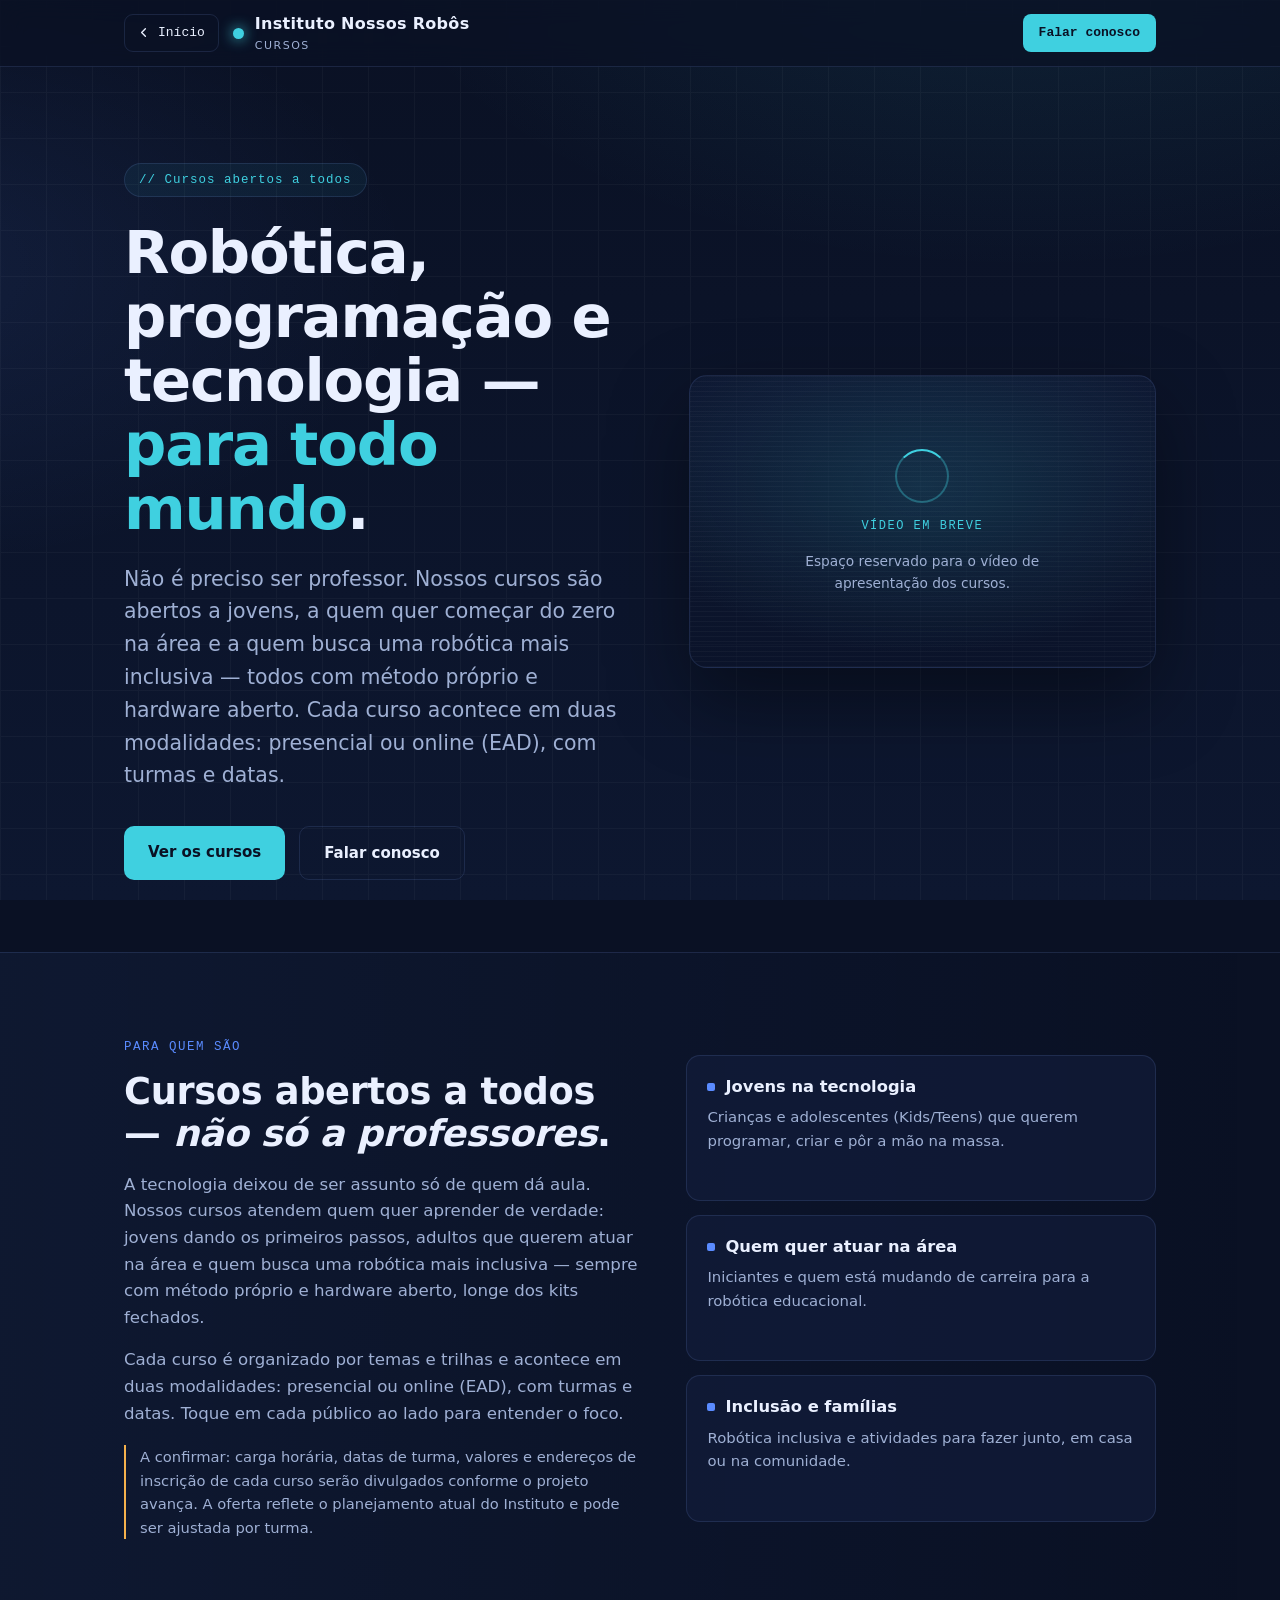
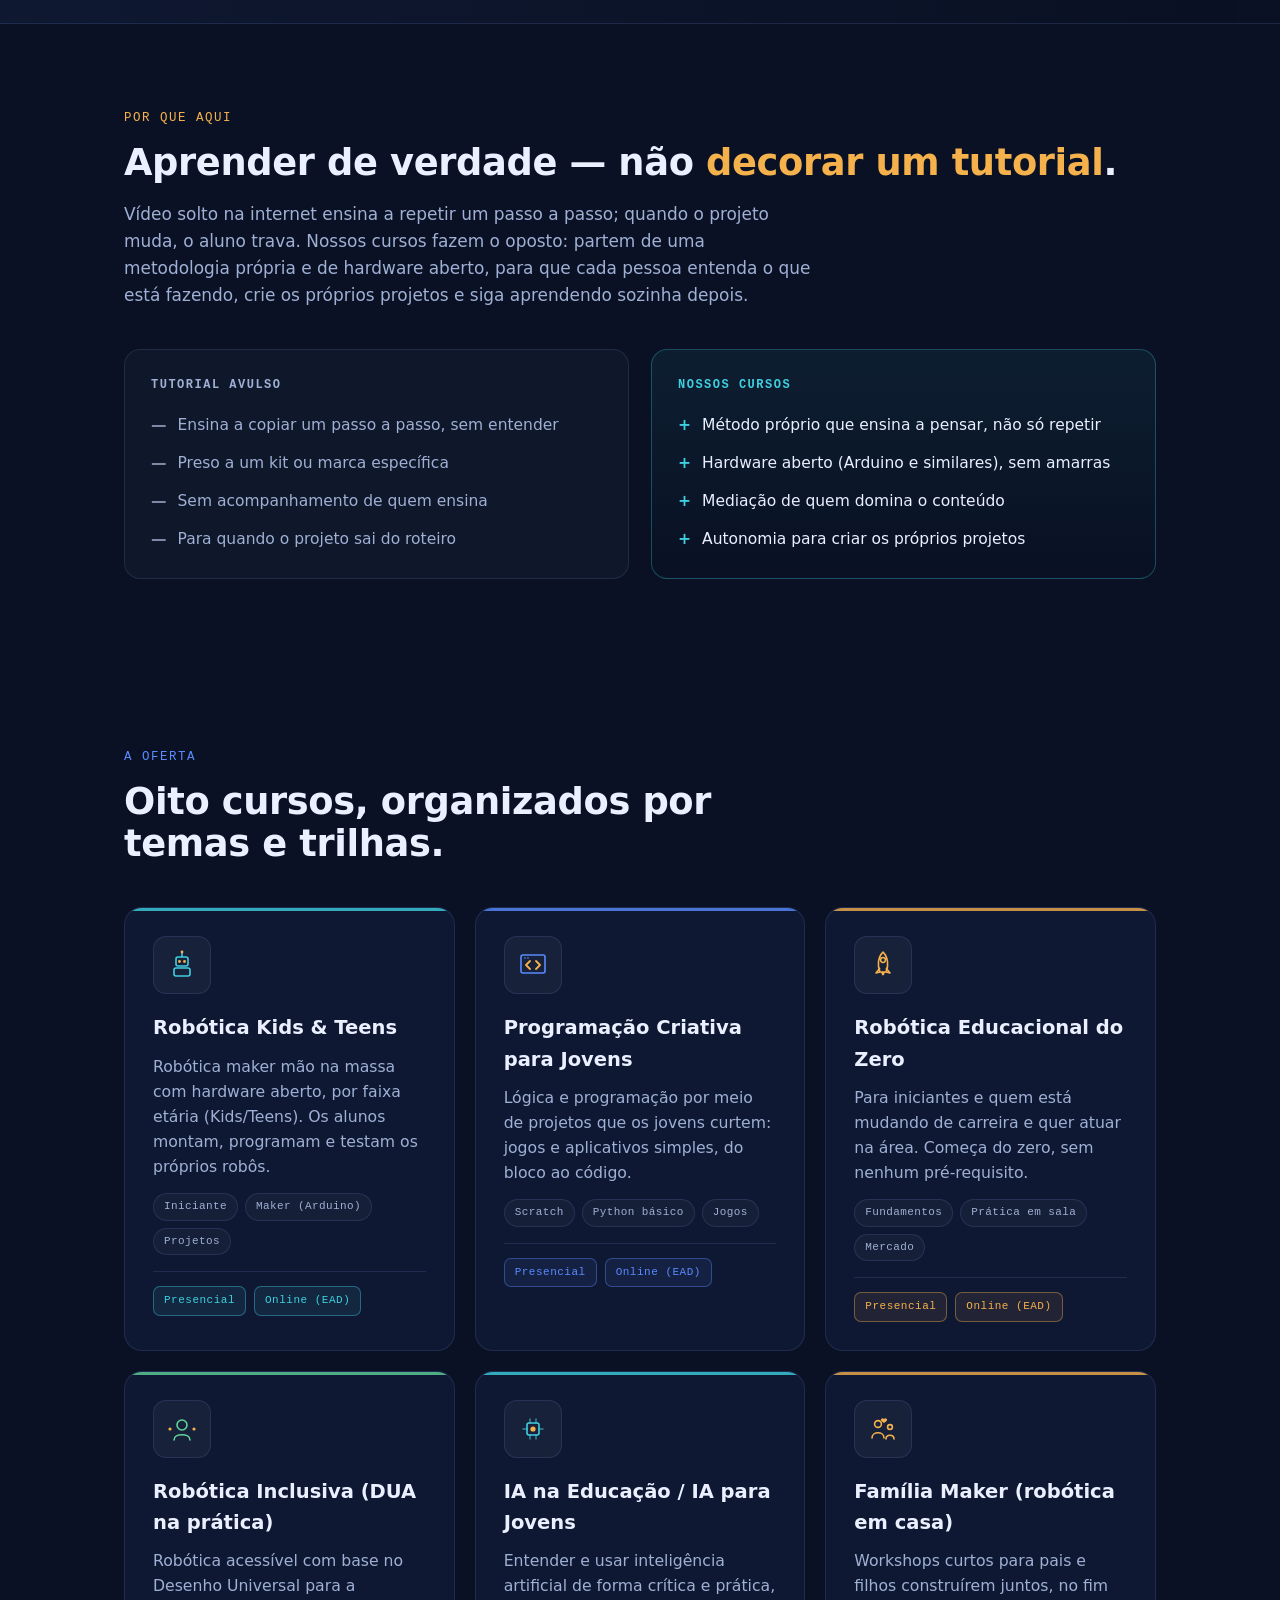
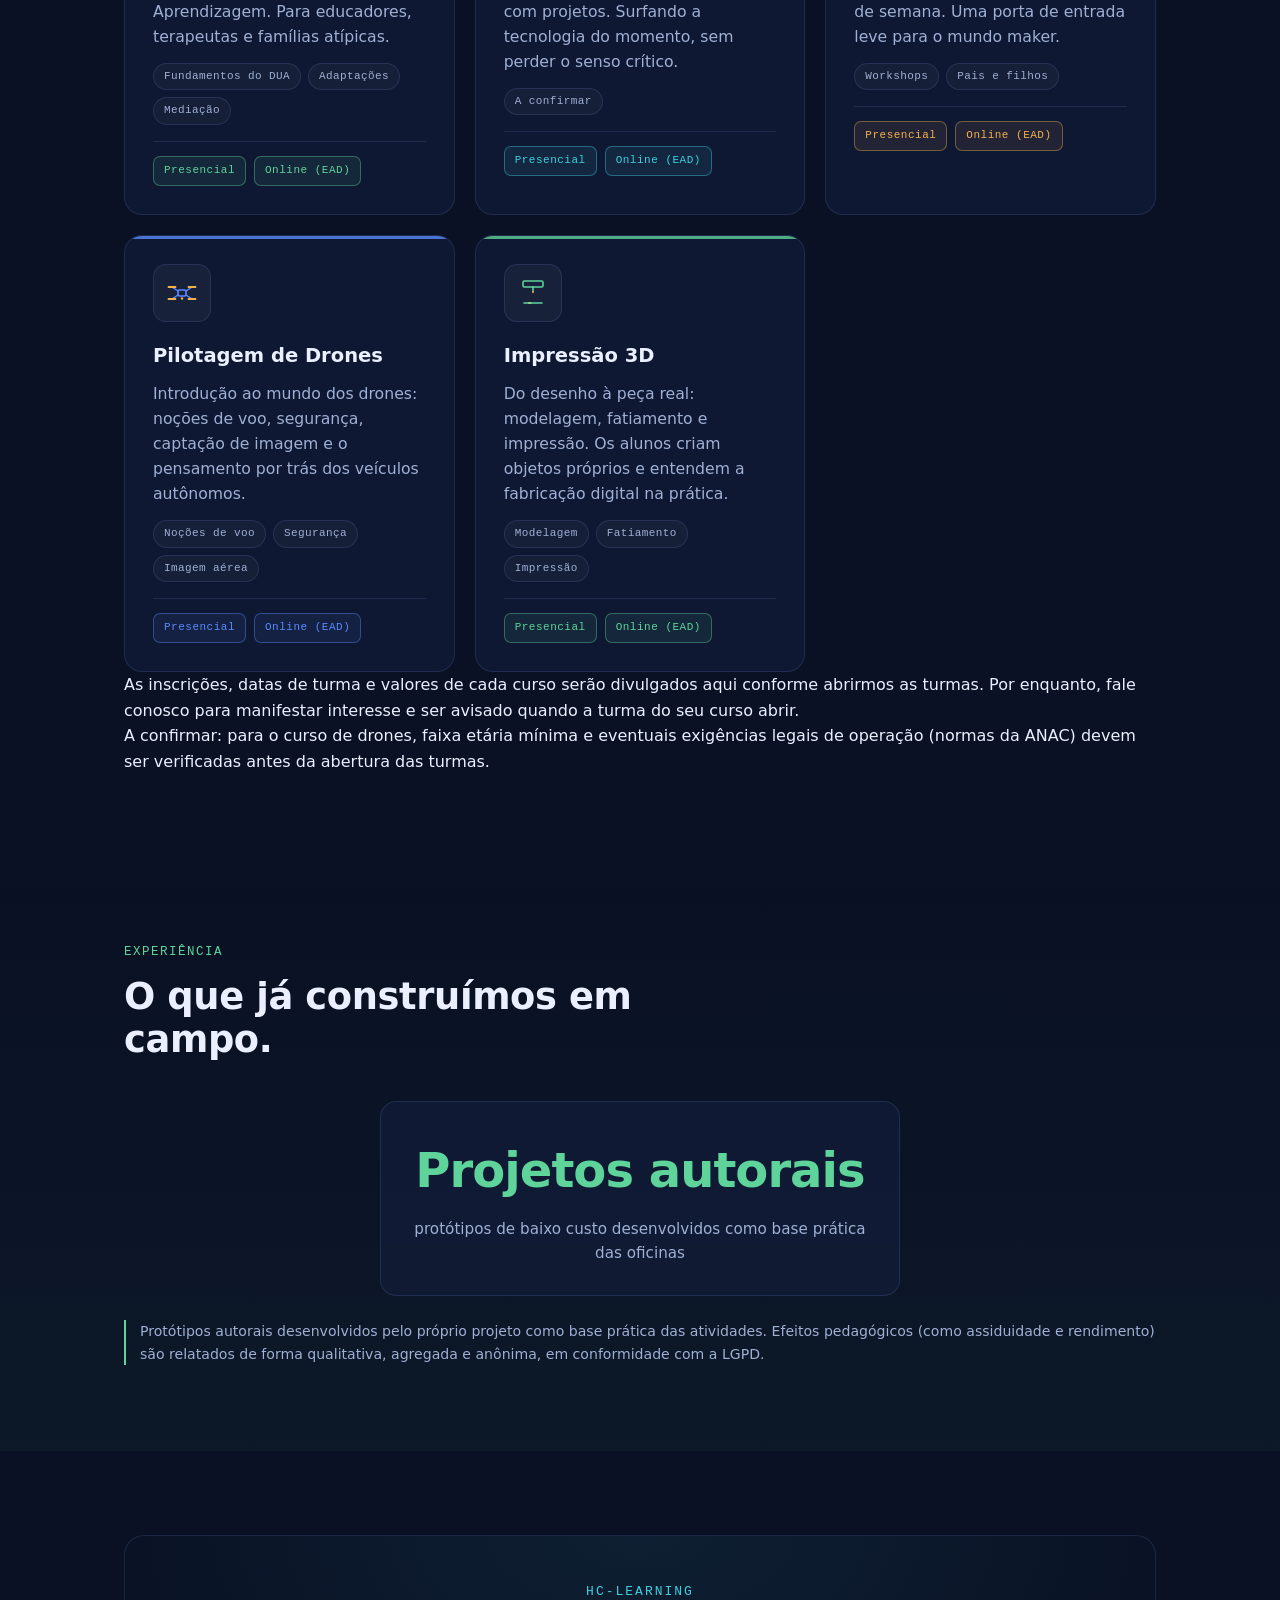
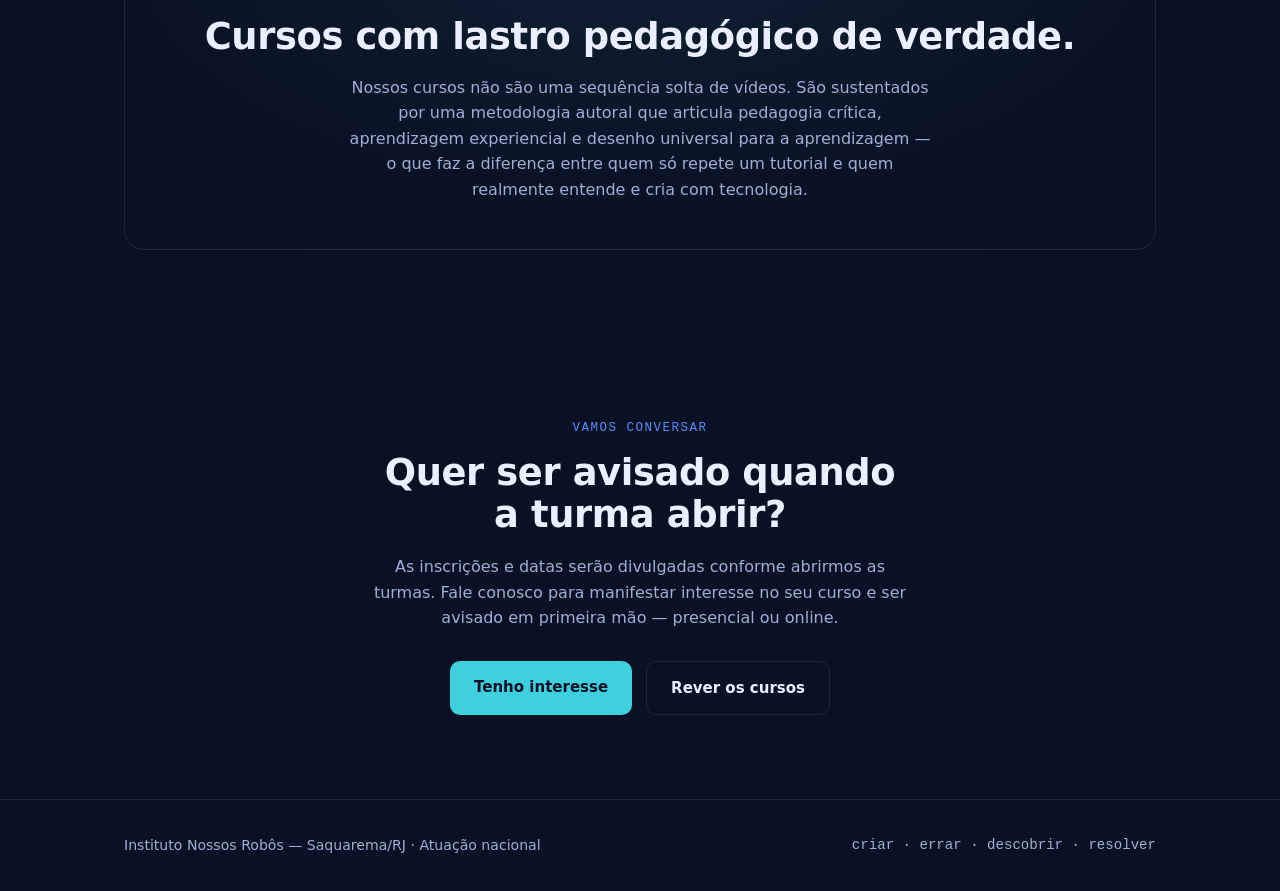
<file: cursos.html>
<!DOCTYPE html>
<html lang="pt-BR">
<head>
<meta charset="UTF-8">
<meta name="viewport" content="width=device-width, initial-scale=1.0">
<title>Cursos — Instituto Nossos Robôs</title>
<meta name="description" content="Cursos de robótica, programação e tecnologia abertos a todos — não é preciso ser professor. Para jovens, iniciantes na área e inclusão, no presencial ou online (EAD). Saquarema–RJ, atuação nacional.">
<style>
  :root{
    --bg:#0a1124;
    --bg-2:#0d1730;
    --ink:#eaf0ff;
    --ink-soft:#9fb0d4;
    --line:rgba(120,150,220,.16);
    --cyan:#3fd0e0;
    --amber:#f5b14c;
    --green:#5fd49a;
    --blue:#5a8bff;
    --card:rgba(20,32,64,.55);
    --mono:"SF Mono",SFMono-Regular,Consolas,"Liberation Mono",Menlo,monospace;
    --sans:"Segoe UI",system-ui,-apple-system,Roboto,Helvetica,Arial,sans-serif;
  }
  *{margin:0;padding:0;box-sizing:border-box}
  html{scroll-behavior:smooth}
  body{
    background:var(--bg);
    color:var(--ink);
    font-family:var(--sans);
    line-height:1.6;
    overflow-x:hidden;
    -webkit-font-smoothing:antialiased;
  }
  /* atmosfera de fundo */
  body::before{
    content:"";
    position:fixed;inset:0;z-index:-2;
    background:
      radial-gradient(1100px 600px at 80% -10%, rgba(63,208,224,.10), transparent 60%),
      radial-gradient(900px 500px at -10% 30%, rgba(90,139,255,.10), transparent 60%),
      linear-gradient(180deg,var(--bg),var(--bg-2));
  }
  body::after{
    content:"";
    position:fixed;inset:0;z-index:-1;opacity:.035;pointer-events:none;
    background-image:linear-gradient(var(--ink) 1px,transparent 1px),
                     linear-gradient(90deg,var(--ink) 1px,transparent 1px);
    background-size:46px 46px;
  }
  .wrap{max-width:1080px;margin:0 auto;padding:0 24px}
  section{padding:84px 0}

  /* ---------- NAV ---------- */
  nav{
    position:sticky;top:0;z-index:50;
    backdrop-filter:blur(12px);
    background:rgba(10,17,36,.72);
    border-bottom:1px solid var(--line);
  }
  .nav-inner{display:flex;align-items:center;gap:14px;height:66px}
  .nav-back{
    display:inline-flex;align-items:center;justify-content:center;gap:7px;
    font-family:var(--mono);font-size:13px;text-decoration:none;color:var(--ink);
    border:1px solid var(--line);border-radius:9px;padding:8px 13px 8px 11px;flex:0 0 auto;
    transition:transform .2s,border-color .2s,background .2s;
  }
  .nav-back svg{width:15px;height:15px;transition:transform .2s}
  .nav-back:hover{border-color:var(--cyan);background:rgba(63,208,224,.06)}
  .nav-back:hover svg{transform:translateX(-3px)}
  .nav-back .lbl-full{display:inline}
  .brand{display:flex;align-items:center;gap:11px;font-weight:700;letter-spacing:.3px;
    text-decoration:none;color:inherit}
  .brand .dot{width:11px;height:11px;border-radius:50%;
    background:var(--cyan);box-shadow:0 0 14px var(--cyan)}
  .brand small{display:block;font-weight:400;font-size:11px;color:var(--ink-soft);letter-spacing:1.5px;text-transform:uppercase}
  .nav-spacer{flex:1 1 auto}
  .nav-cta{
    font-family:var(--mono);font-size:13px;text-decoration:none;color:var(--bg);
    background:var(--cyan);padding:9px 16px;border-radius:8px;font-weight:600;flex:0 0 auto;
    transition:transform .2s,box-shadow .2s;
  }
  .nav-cta:hover{transform:translateY(-2px);box-shadow:0 8px 22px rgba(63,208,224,.32)}

  /* ---------- HERO ---------- */
  .hero{padding:96px 0 72px;position:relative}
  .hero-grid{display:grid;grid-template-columns:1.05fr .95fr;gap:48px;align-items:center}
  .tag{
    font-family:var(--mono);font-size:12.5px;letter-spacing:1px;color:var(--cyan);
    border:1px solid var(--line);border-radius:999px;padding:6px 14px;display:inline-block;
    margin-bottom:24px;background:rgba(63,208,224,.06)
  }
  h1{
    font-size:clamp(2.1rem,5.4vw,3.7rem);line-height:1.08;font-weight:800;
    letter-spacing:-.02em;max-width:18ch;
  }
  h1 .hl{color:var(--cyan)}
  .lede{margin-top:22px;font-size:clamp(1.05rem,2.2vw,1.28rem);color:var(--ink-soft);max-width:60ch}
  .hero-actions{margin-top:34px;display:flex;gap:14px;flex-wrap:wrap}
  .btn{
    text-decoration:none;font-weight:600;font-size:15px;padding:14px 24px;border-radius:10px;
    transition:transform .2s,box-shadow .2s,border-color .2s;
  }
  .btn-primary{background:var(--cyan);color:var(--bg)}
  .btn-primary:hover{transform:translateY(-2px);box-shadow:0 10px 28px rgba(63,208,224,.30)}
  .btn-ghost{border:1px solid var(--line);color:var(--ink)}
  .btn-ghost:hover{border-color:var(--cyan);transform:translateY(-2px)}

  /* ---------- HERO · VÍDEO (espaço reservado) ---------- */
  .hero-media{
    position:relative;border-radius:18px;overflow:hidden;
    border:1px solid var(--line);
    background:linear-gradient(180deg,rgba(18,30,60,.55),rgba(10,18,40,.55));
    box-shadow:0 30px 80px rgba(0,0,0,.40);
    aspect-ratio:16/10;
  }
  .hero-media video,.hero-media img{
    display:block;width:100%;height:100%;object-fit:cover;background:#000;
  }
  /* placeholder animado mostrado enquanto não há vídeo */
  .hero-media .ph{
    position:absolute;inset:0;display:flex;flex-direction:column;
    align-items:center;justify-content:center;gap:14px;text-align:center;padding:24px;
    background:
      radial-gradient(420px 240px at 50% 38%,rgba(63,208,224,.14),transparent 70%),
      repeating-linear-gradient(0deg,rgba(255,255,255,.03) 0 1px,transparent 1px 5px);
  }
  .hero-media .ph .ring{
    width:54px;height:54px;border-radius:50%;
    border:2px solid rgba(63,208,224,.35);border-top-color:var(--cyan);
    animation:ph-spin 1.6s linear infinite;
  }
  @keyframes ph-spin{to{transform:rotate(360deg)}}
  .hero-media .ph .ph-tag{font-family:var(--mono);font-size:12px;letter-spacing:1.5px;
    color:var(--cyan);text-transform:uppercase}
  .hero-media .ph .ph-sub{font-size:.86rem;color:var(--ink-soft);max-width:30ch}
  @media(prefers-reduced-motion:reduce){.hero-media .ph .ring{animation:none}}

  /* ---------- FAIXA CONTEXTO + NÍVEIS ---------- */
  .bncc{
    border-top:1px solid var(--line);border-bottom:1px solid var(--line);
    background:linear-gradient(90deg,rgba(90,139,255,.06),transparent);
  }
  .bncc-grid{display:grid;grid-template-columns:1.1fr 1fr;gap:46px;align-items:center}
  .eyebrow{font-family:var(--mono);font-size:12.5px;letter-spacing:1.5px;text-transform:uppercase;color:var(--blue);margin-bottom:14px}
  h2{font-size:clamp(1.6rem,3.4vw,2.3rem);font-weight:800;letter-spacing:-.01em;line-height:1.15}
  .bncc p{margin-top:16px;color:var(--ink-soft);font-size:1.04rem}
  .bncc .note{
    margin-top:18px;font-size:.92rem;color:var(--ink-soft);
    border-left:2px solid var(--amber);padding-left:14px;
  }
  .pillars{display:flex;flex-direction:column;gap:14px}
  .pillar{
    position:relative;display:block;width:100%;text-align:left;cursor:pointer;font:inherit;color:inherit;
    background:var(--card);border:1px solid var(--line);border-radius:14px;padding:18px 20px;
    transition:transform .25s,border-color .25s,box-shadow .25s;
  }
  .pillar:hover{transform:translateX(6px);border-color:var(--blue);box-shadow:0 0 0 1px rgba(90,139,255,.25),0 10px 30px rgba(0,0,0,.25)}
  .pillar h4{font-size:1.02rem;display:flex;align-items:center;gap:10px}
  .pillar h4 i{width:8px;height:8px;border-radius:2px;background:var(--blue);display:inline-block}
  .pillar p{margin-top:6px;font-size:.93rem;color:var(--ink-soft)}
  .pillar-cue{
    font-family:var(--mono);font-size:11px;letter-spacing:1px;color:var(--blue);
    opacity:0;transform:translateX(-4px);display:inline-block;margin-top:10px;
    transition:opacity .25s,transform .25s;
  }
  .pillar:hover .pillar-cue,.pillar:focus-visible .pillar-cue{opacity:.95;transform:none}
  .pillar.is-active{border-color:var(--blue);box-shadow:0 0 0 1px var(--blue),0 0 26px rgba(90,139,255,.30)}

  /* ---------- PAINEL HOLOGRÁFICO ---------- */
  .holo-overlay{
    position:fixed;inset:0;z-index:120;display:none;
    background:radial-gradient(900px 700px at var(--ox,50%) var(--oy,50%),rgba(8,14,30,.55),rgba(4,7,18,.86));
    backdrop-filter:blur(3px);
  }
  .holo-overlay.open{display:block;animation:holo-fade .35s ease}
  @keyframes holo-fade{from{opacity:0}to{opacity:1}}
  .holo-link{position:absolute;inset:0;width:100%;height:100%;pointer-events:none;overflow:visible}
  #beamDot{filter:drop-shadow(0 0 6px var(--hc,#5a8bff))}

  .holo-panel{
    position:absolute;width:min(420px,84vw);
    left:var(--px,50%);top:var(--py,50%);
    transform-origin:var(--orgX,50%) var(--orgY,0%);
    animation:holo-project .5s cubic-bezier(.16,.84,.34,1) both;
  }
  .holo-inner{
    position:relative;display:flex;flex-direction:column;
    max-height:86vh;max-height:86dvh;border-radius:16px;overflow:hidden;
    background:linear-gradient(180deg,rgba(18,30,60,.72),rgba(10,18,40,.72));
    border:1px solid var(--hc,#5a8bff);
    border-color:color-mix(in srgb,var(--hc,#5a8bff) 60%,transparent);
    box-shadow:0 0 0 1px rgba(255,255,255,.04),
               0 0 40px color-mix(in srgb,var(--hc,#5a8bff) 35%,transparent),
               0 30px 80px rgba(0,0,0,.5);
    -webkit-backdrop-filter:blur(8px);backdrop-filter:blur(8px);
  }
  .holo-head{padding:28px 28px 0;flex:0 0 auto}
  .holo-scroll{padding:14px 28px 0;overflow-y:auto;overflow-x:hidden;flex:1 1 auto;min-height:0;
    -webkit-overflow-scrolling:touch;overscroll-behavior:contain}
  .holo-foot-wrap{padding:6px 28px 22px;flex:0 0 auto}
  @keyframes holo-project{
    0%{opacity:0;transform:perspective(1100px) rotateX(20deg) rotateY(-12deg) translateY(24px) scale(.8)}
    60%{opacity:1}
    100%{opacity:1;transform:perspective(1100px) rotateX(4deg) rotateY(-3deg) translateY(0) scale(1)}
  }
  .holo-panel.closing{animation:holo-retract .32s ease forwards}
  @keyframes holo-retract{
    to{opacity:0;transform:perspective(1100px) rotateX(20deg) rotateY(-12deg) translateY(24px) scale(.72)}
  }
  /* scanlines */
  .holo-scan{position:absolute;inset:0;pointer-events:none;opacity:.5;
    background:repeating-linear-gradient(0deg,rgba(255,255,255,.05) 0 1px,transparent 1px 4px);
    mix-blend-mode:overlay;animation:scan-move 7s linear infinite}
  @keyframes scan-move{to{background-position:0 240px}}
  /* cantos de mira */
  .corner{position:absolute;width:16px;height:16px;border:2px solid var(--hc,#5a8bff);opacity:.9}
  .corner.tl{top:10px;left:10px;border-right:0;border-bottom:0}
  .corner.tr{top:10px;right:10px;border-left:0;border-bottom:0}
  .corner.bl{bottom:10px;left:10px;border-right:0;border-top:0}
  .corner.br{bottom:10px;right:10px;border-left:0;border-top:0}

  .holo-close{position:absolute;top:18px;right:18px;z-index:3;background:rgba(10,18,40,.6);border:0;cursor:pointer;
    color:var(--ink-soft);font-size:15px;line-height:1;padding:6px 8px;border-radius:6px;transition:color .2s}
  .holo-close:hover{color:#fff}
  .holo-tag{font-family:var(--mono);font-size:12px;letter-spacing:1.5px;color:var(--hc,#5a8bff);text-transform:uppercase}
  .holo-panel h3{font-size:1.5rem;font-weight:800;margin-top:8px;letter-spacing:-.01em}
  .holo-body{color:var(--ink);font-size:.98rem;line-height:1.62}
  .holo-body strong{color:var(--hc,#5a8bff);font-weight:600}
  .holo-body .row{display:flex;gap:10px;margin-top:12px;align-items:flex-start}
  .holo-body .row::before{content:"▸";color:var(--hc,#5a8bff);flex:0 0 auto;font-size:.8rem;margin-top:.2rem}
  .holo-foot{margin-top:18px;padding-top:14px;border-top:1px solid rgba(255,255,255,.08);
    font-family:var(--mono);font-size:11px;letter-spacing:1px;color:var(--ink-soft)}

  @media(prefers-reduced-motion:reduce){
    .holo-panel,.holo-overlay{animation:none !important}
    .holo-scan{animation:none}
  }

  /* ---------- DIFERENCIAL ---------- */
  .diff h2 .hl{color:var(--amber)}
  .diff-lede{color:var(--ink-soft);max-width:64ch;margin-top:16px;font-size:1.06rem}
  .compare{display:grid;grid-template-columns:1fr 1fr;gap:22px;margin-top:40px}
  .col{border-radius:16px;padding:26px;border:1px solid var(--line)}
  .col.closed{background:rgba(120,130,150,.05)}
  .col.open{background:linear-gradient(180deg,rgba(63,208,224,.07),transparent);border-color:rgba(63,208,224,.30)}
  .col h5{font-family:var(--mono);font-size:12px;letter-spacing:1.5px;text-transform:uppercase;margin-bottom:18px}
  .col.closed h5{color:var(--ink-soft)}
  .col.open h5{color:var(--cyan)}
  .col ul{list-style:none;display:flex;flex-direction:column;gap:13px}
  .col li{display:flex;gap:11px;font-size:.97rem;align-items:flex-start}
  .col li span{flex:0 0 auto;font-weight:700}
  .col.closed li span{color:#7d8aa6}
  .col.open li span{color:var(--cyan)}
  .col.closed li{color:var(--ink-soft)}

  /* ---------- SERVIÇOS ---------- */
  .serv-head{max-width:60ch}
  .cards{display:grid;grid-template-columns:repeat(2,1fr);gap:20px;margin-top:42px}
  .scard{
    position:relative;background:var(--card);border:1px solid var(--line);
    border-radius:18px;padding:28px;overflow:hidden;
    transition:transform .3s,border-color .3s;
  }
  .scard:hover{transform:translateY(-6px);border-color:var(--accent,var(--cyan))}
  .scard::before{
    content:"";position:absolute;top:0;left:0;height:3px;width:100%;
    background:var(--accent,var(--cyan));opacity:.8;
  }
  .scard .ico{
    width:58px;height:58px;border-radius:13px;display:flex;align-items:center;justify-content:center;
    background:rgba(255,255,255,.04);border:1px solid var(--line);margin-bottom:18px;
  }
  .scard .ico svg{width:34px;height:34px;display:block;overflow:visible}

  /* ---- grade de 3 colunas para cursos ---- */
  .cards-3{grid-template-columns:repeat(3,1fr)}
  /* trilhas (tags) e modalidades */
  .scard .tracks{margin-top:14px;display:flex;flex-wrap:wrap;gap:7px}
  .scard .tracks .t{font-family:var(--mono);font-size:11px;letter-spacing:.4px;color:var(--ink-soft);
    border:1px solid var(--line);border-radius:999px;padding:4px 10px;background:rgba(255,255,255,.03)}
  .scard .modes{margin-top:16px;display:flex;flex-wrap:wrap;gap:8px;
    padding-top:14px;border-top:1px solid var(--line)}
  .scard .modes .mode{font-family:var(--mono);font-size:11px;letter-spacing:.5px;
    color:var(--accent,var(--cyan));border:1px solid color-mix(in srgb,var(--accent,var(--cyan)) 40%,transparent);
    border-radius:7px;padding:5px 10px;background:color-mix(in srgb,var(--accent,var(--cyan)) 8%,transparent)}

  /* ---- glyph: robô (kids/teens) ---- */
  .g-robot .rb-head,.g-robot .rb-body{fill:none;stroke:var(--cyan);stroke-width:1.6}
  .g-robot .rb-ant{stroke:var(--cyan);stroke-width:1.5}
  .g-robot .rb-antdot,.g-robot .rb-eye{fill:var(--amber);animation:robot-blink 2.6s ease-in-out infinite}
  .g-robot .e2{animation-delay:.12s}
  .scard:hover .g-robot .rb-eye,.scard:hover .g-robot .rb-antdot{animation-duration:1.4s}
  @keyframes robot-blink{0%,88%,100%{opacity:1}94%{opacity:.15}}

  /* ---- glyph: code (programação) ---- */
  .g-code .cd-frame{fill:none;stroke:var(--blue);stroke-width:1.6}
  .g-code .cd-l,.g-code .cd-r{fill:none;stroke:var(--amber);stroke-width:1.8;stroke-linecap:round;stroke-linejoin:round;
    animation:code-pulse 2.8s ease-in-out infinite}
  .g-code .cd-r{animation-delay:.4s}
  .g-code .cd-dot{fill:var(--blue);opacity:.7}
  .scard:hover .g-code .cd-l,.scard:hover .g-code .cd-r{animation-duration:1.5s}
  @keyframes code-pulse{0%,100%{opacity:.45}50%{opacity:1}}

  /* ---- glyph: foguete (entrar na área) ---- */
  .g-rocket2 .rk-body{fill:none;stroke:var(--amber);stroke-width:1.6;stroke-linejoin:round}
  .g-rocket2 .rk-win{fill:none;stroke:var(--amber);stroke-width:1.5}
  .g-rocket2 .rk-finL,.g-rocket2 .rk-finR{fill:none;stroke:var(--amber);stroke-width:1.6;stroke-linejoin:round}
  .g-rocket2 .rk-flame{fill:var(--amber);stroke:none;transform-origin:17px 24px;transform-box:fill-box;
    animation:rocket-flame 1.4s ease-in-out infinite}
  .scard:hover .g-rocket2 .rk-flame{animation-duration:.7s}
  @keyframes rocket-flame{0%,100%{transform:scaleY(.7);opacity:.7}50%{transform:scaleY(1.15);opacity:1}}

  /* ---- glyph: inclusão (pessoas + anel) ---- */
  .g-incl .in-c1,.g-incl .in-arc{fill:none;stroke:var(--green);stroke-width:1.6;stroke-linecap:round}
  .g-incl .in-ring{fill:none;stroke:var(--amber);stroke-width:1.5;stroke-linecap:round;
    stroke-dasharray:46;stroke-dashoffset:46;animation:incl-ring 3.4s ease-in-out infinite}
  .g-incl .in-dot{fill:var(--amber);animation:incl-dot 3.4s ease-in-out infinite}
  .g-incl .p2{animation-delay:1.7s}
  .scard:hover .g-incl .in-ring,.scard:hover .g-incl .in-dot{animation-duration:1.8s}
  @keyframes incl-ring{0%,10%{stroke-dashoffset:46}45%,80%{stroke-dashoffset:0}95%,100%{stroke-dashoffset:46}}
  @keyframes incl-dot{0%,100%{opacity:.4}50%{opacity:1}}

  /* ---- glyph: IA (chip pulsando) ---- */
  .g-ai .ai-chip{fill:none;stroke:var(--cyan);stroke-width:1.6}
  .g-ai .ai-pin{stroke:var(--cyan);stroke-width:1.5;stroke-linecap:round;opacity:.6}
  .g-ai .ai-core{fill:var(--amber);animation:ai-core 2.4s ease-in-out infinite}
  .scard:hover .g-ai .ai-core{animation-duration:1.2s}
  @keyframes ai-core{0%,100%{opacity:.45;transform:scale(.8);transform-origin:17px 17px}50%{opacity:1;transform:scale(1.1);transform-origin:17px 17px}}

  /* ---- glyph: família (dois + coração) ---- */
  .g-family .fm-big,.g-family .fm-small,.g-family .fm-bigb,.g-family .fm-smallb{
    fill:none;stroke:var(--amber);stroke-width:1.6;stroke-linecap:round}
  .g-family .fm-heart{fill:var(--amber);stroke:none;transform-origin:18px 9px;transform-box:fill-box;
    animation:fam-heart 2.6s ease-in-out infinite}
  .scard:hover .g-family .fm-heart{animation-duration:1.3s}
  @keyframes fam-heart{0%,100%{transform:scale(.8);opacity:.6}50%{transform:scale(1.15);opacity:1}}

  /* ---- glyph: drone (hélices girando + led) ---- */
  .g-drone .dr-body{fill:none;stroke:var(--blue);stroke-width:1.6}
  .g-drone .dr-arm{stroke:var(--blue);stroke-width:1.5;stroke-linecap:round}
  .g-drone .dr-prop{stroke:var(--amber);stroke-width:1.8;stroke-linecap:round;
    animation:drone-spin 1.2s ease-in-out infinite}
  .g-drone .p2,.g-drone .p3{animation-delay:.15s}
  .g-drone .dr-led{fill:var(--amber);animation:drone-led 1.8s ease-in-out infinite}
  .scard:hover .g-drone .dr-prop{animation-duration:.6s}
  @keyframes drone-spin{0%,100%{transform:scaleX(1);opacity:1}50%{transform:scaleX(.2);opacity:.5}}
  @keyframes drone-led{0%,100%{opacity:.3}50%{opacity:1}}

  /* ---- glyph: impressão 3D (objeto subindo em camadas) ---- */
  .g-print .pr-frame{fill:none;stroke:var(--green);stroke-width:1.6}
  .g-print .pr-bed{stroke:var(--green);stroke-width:1.6;stroke-linecap:round}
  .g-print .pr-nozzle{stroke:var(--green);stroke-width:1.6;stroke-linecap:round}
  .g-print .pr-obj{fill:none;stroke:var(--amber);stroke-width:1.8;stroke-linejoin:round;
    stroke-dasharray:34;stroke-dashoffset:34;animation:print-build 3.4s ease-in-out infinite}
  .g-print .pr-drop{fill:var(--amber);animation:print-drop 3.4s ease-in-out infinite}
  .scard:hover .g-print .pr-obj,.scard:hover .g-print .pr-drop{animation-duration:1.8s}
  @keyframes print-build{
    0%,8%{stroke-dashoffset:34}
    55%,82%{stroke-dashoffset:0}
    96%,100%{stroke-dashoffset:34}
  }
  @keyframes print-drop{0%,100%{opacity:0}10%,55%{opacity:1}70%{opacity:0}}

  @media(prefers-reduced-motion:reduce){
    .g-robot .rb-eye,.g-robot .rb-antdot,.g-code .cd-l,.g-code .cd-r,
    .g-rocket2 .rk-flame,.g-incl .in-ring,.g-incl .in-dot,
    .g-ai .ai-core,.g-family .fm-heart,
    .g-drone .dr-prop,.g-drone .dr-led,.g-print .pr-obj,.g-print .pr-drop{animation:none !important}
    .g-incl .in-ring{stroke-dashoffset:0}
    .g-print .pr-obj{stroke-dashoffset:0}
  }
  .scard h3{font-size:1.22rem;font-weight:700}
  .scard p{margin-top:10px;color:var(--ink-soft);font-size:.98rem}
  .scard .meta{margin-top:16px;font-family:var(--mono);font-size:12px;color:var(--accent,var(--cyan));letter-spacing:.5px}

  /* ---------- RESULTADOS ---------- */
  .results{background:linear-gradient(180deg,transparent,rgba(95,212,154,.04))}
  .stats{display:grid;grid-template-columns:repeat(3,1fr);gap:22px;margin-top:40px}
  .stat{text-align:center;border:1px solid var(--line);border-radius:16px;padding:30px 18px;background:var(--card)}
  .stat .num{font-size:clamp(2rem,5vw,3rem);font-weight:800;color:var(--green);letter-spacing:-.02em}
  .stat .lab{margin-top:8px;color:var(--ink-soft);font-size:.95rem}
  .results .note{margin-top:24px;text-align:center;font-size:.88rem;color:var(--ink-soft);
    border-left:2px solid var(--green);padding-left:14px;display:inline-block;text-align:left}
  .results .note-wrap{text-align:center}

  /* ---------- SELO METODOLOGIA ---------- */
  .seal{border:1px solid var(--line);border-radius:20px;padding:46px;text-align:center;
    background:radial-gradient(600px 300px at 50% 0%,rgba(63,208,224,.08),transparent)}
  .seal .badge{font-family:var(--mono);font-size:13px;letter-spacing:2px;color:var(--cyan);text-transform:uppercase}
  .seal h2{margin-top:14px}
  .seal p{margin:16px auto 0;max-width:58ch;color:var(--ink-soft)}

  /* ---------- CTA FINAL ---------- */
  .final{text-align:center}
  .final h2{max-width:20ch;margin:0 auto}
  .final p{margin:18px auto 0;max-width:54ch;color:var(--ink-soft)}
  .final .hero-actions{justify-content:center;margin-top:30px}

  footer{border-top:1px solid var(--line);padding:34px 0;color:var(--ink-soft);font-size:.88rem}
  .foot-inner{display:flex;justify-content:space-between;flex-wrap:wrap;gap:12px}

  /* reveal */
  .reveal{opacity:0;transform:translateY(22px);transition:opacity .7s ease,transform .7s ease}
  .reveal.in{opacity:1;transform:none}

  @media(max-width:880px){
    .hero-grid{grid-template-columns:1fr;gap:34px}
    .hero-media{order:-1}
    .cards-3{grid-template-columns:repeat(2,1fr)}
  }
  @media(max-width:780px){
    section{padding:60px 0}
    .bncc-grid,.compare,.cards,.cards-3,.stats{grid-template-columns:1fr}
    .nav-cta{display:none}
    .brand small{display:none}
    .nav-back{padding:8px 12px}
  }
</style>
</head>
<body>

<nav>
  <div class="wrap nav-inner">
    <a class="nav-back" href="home.html" aria-label="Voltar para a página inicial">
      <svg viewBox="0 0 24 24" fill="none" stroke="currentColor" stroke-width="2.2" stroke-linecap="round" stroke-linejoin="round"><path d="M15 18l-6-6 6-6"/></svg>
      <span class="lbl-full">Início</span>
    </a>
    <a class="brand" href="home.html">
      <span class="dot"></span>
      <div>Instituto Nossos Robôs<small>Cursos</small></div>
    </a>
    <span class="nav-spacer"></span>
    <a class="nav-cta" href="#contato">Falar conosco</a>
  </div>
</nav>

<!-- HERO -->
<header class="hero">
  <div class="wrap hero-grid">
    <div>
      <span class="tag reveal">// Cursos abertos a todos</span>
      <h1 class="reveal">Robótica, programação e tecnologia — <span class="hl">para todo mundo</span>.</h1>
      <p class="lede reveal">Não é preciso ser professor. Nossos cursos são abertos a jovens, a quem quer começar do zero na área e a quem busca uma robótica mais inclusiva — todos com método próprio e hardware aberto. Cada curso acontece em duas modalidades: presencial ou online (EAD), com turmas e datas.</p>
      <div class="hero-actions reveal">
        <a class="btn btn-primary" href="#cursos">Ver os cursos</a>
        <a class="btn btn-ghost" href="#contato">Falar conosco</a>
      </div>
    </div>

    <!--
      ===========================================================================
      ESPAÇO RESERVADO PARA O VÍDEO (hero · mudo, em loop)
      ---------------------------------------------------------------------------
      Quando tiver o arquivo, substitua TODO o bloco <div class="ph">...</div>
      por uma tag de vídeo, assim (mantenha a pasta assets/video ao lado):

        <video autoplay loop muted playsinline poster="assets/video/cursos-poster.jpg">
          <source src="assets/video/cursos-intro.mp4" type="video/mp4">
        </video>

      O placeholder animado abaixo aparece só enquanto o vídeo não está plugado.
      ===========================================================================
    -->
    <div class="hero-media reveal" aria-label="Espaço reservado para vídeo de apresentação">
      <div class="ph">
        <div class="ring" aria-hidden="true"></div>
        <div class="ph-tag">Vídeo em breve</div>
        <div class="ph-sub">Espaço reservado para o vídeo de apresentação dos cursos.</div>
      </div>
    </div>
  </div>
</header>

<!-- CONTEXTO + PÚBLICOS -->
<section class="bncc" id="publicos">
  <div class="wrap bncc-grid">
    <div class="reveal">
      <div class="eyebrow">Para quem são</div>
      <h2>Cursos abertos a todos — <em>não só a professores</em>.</h2>
      <p>A tecnologia deixou de ser assunto só de quem dá aula. Nossos cursos atendem quem quer aprender de verdade: jovens dando os primeiros passos, adultos que querem atuar na área e quem busca uma robótica mais inclusiva — sempre com método próprio e hardware aberto, longe dos kits fechados.</p>
      <p>Cada curso é organizado por temas e trilhas e acontece em duas modalidades: presencial ou online (EAD), com turmas e datas. Toque em cada público ao lado para entender o foco.</p>
      <div class="note">A confirmar: carga horária, datas de turma, valores e endereços de inscrição de cada curso serão divulgados conforme o projeto avança. A oferta reflete o planejamento atual do Instituto e pode ser ajustada por turma.</div>
    </div>
    <div class="pillars reveal">
      <button class="pillar" data-pillar="pub-jovens" aria-haspopup="dialog">
        <h4><i></i>Jovens na tecnologia</h4>
        <p>Crianças e adolescentes (Kids/Teens) que querem programar, criar e pôr a mão na massa.</p>
        <span class="pillar-cue">explorar →</span>
      </button>
      <button class="pillar" data-pillar="pub-area" aria-haspopup="dialog">
        <h4><i></i>Quem quer atuar na área</h4>
        <p>Iniciantes e quem está mudando de carreira para a robótica educacional.</p>
        <span class="pillar-cue">explorar →</span>
      </button>
      <button class="pillar" data-pillar="pub-inclusao" aria-haspopup="dialog">
        <h4><i></i>Inclusão e famílias</h4>
        <p>Robótica inclusiva e atividades para fazer junto, em casa ou na comunidade.</p>
        <span class="pillar-cue">explorar →</span>
      </button>
    </div>
  </div>
</section>

<!-- PAINEL HOLOGRÁFICO -->
<div class="holo-overlay" id="holo" aria-hidden="true">
  <svg class="holo-link" id="holoLink" aria-hidden="true">
    <defs>
      <linearGradient id="beamGrad" x1="0" y1="0" x2="0" y2="1">
        <stop offset="0%" stop-color="var(--hc,#5a8bff)" stop-opacity="0"/>
        <stop offset="100%" stop-color="var(--hc,#5a8bff)" stop-opacity=".9"/>
      </linearGradient>
    </defs>
    <line id="beamLine" stroke="url(#beamGrad)" stroke-width="2"/>
    <circle id="beamDot" r="3" fill="var(--hc,#5a8bff)"/>
  </svg>
  <div class="holo-panel" id="holoPanel" role="dialog" aria-modal="true" aria-labelledby="holoTitle">
    <div class="holo-inner">
      <div class="holo-scan"></div>
      <span class="corner tl"></span><span class="corner tr"></span>
      <span class="corner bl"></span><span class="corner br"></span>
      <button class="holo-close" id="holoClose" aria-label="Fechar">✕</button>
      <div class="holo-head">
        <div class="holo-tag" id="holoTag">// nível</div>
        <h3 id="holoTitle">Título</h3>
      </div>
      <div class="holo-scroll">
        <div class="holo-body" id="holoBody"></div>
      </div>
      <div class="holo-foot-wrap">
        <div class="holo-foot">Cursos · Instituto Nossos Robôs</div>
      </div>
    </div>
  </div>
</div>

<!-- DIFERENCIAL -->
<section class="diff">
  <div class="wrap">
    <div class="reveal">
      <div class="eyebrow" style="color:var(--amber)">Por que aqui</div>
      <h2>Aprender de verdade — não <span class="hl">decorar um tutorial</span>.</h2>
      <p class="diff-lede">Vídeo solto na internet ensina a repetir um passo a passo; quando o projeto muda, o aluno trava. Nossos cursos fazem o oposto: partem de uma metodologia própria e de hardware aberto, para que cada pessoa entenda o que está fazendo, crie os próprios projetos e siga aprendendo sozinha depois.</p>
    </div>
    <div class="compare">
      <div class="col closed reveal">
        <h5>Tutorial avulso</h5>
        <ul>
          <li><span>—</span> Ensina a copiar um passo a passo, sem entender</li>
          <li><span>—</span> Preso a um kit ou marca específica</li>
          <li><span>—</span> Sem acompanhamento de quem ensina</li>
          <li><span>—</span> Para quando o projeto sai do roteiro</li>
        </ul>
      </div>
      <div class="col open reveal">
        <h5>Nossos cursos</h5>
        <ul>
          <li><span>+</span> Método próprio que ensina a pensar, não só repetir</li>
          <li><span>+</span> Hardware aberto (Arduino e similares), sem amarras</li>
          <li><span>+</span> Mediação de quem domina o conteúdo</li>
          <li><span>+</span> Autonomia para criar os próprios projetos</li>
        </ul>
      </div>
    </div>
  </div>
</section>

<!-- CURSOS -->
<section id="cursos">
  <div class="wrap">
    <div class="serv-head reveal">
      <div class="eyebrow">A oferta</div>
      <h2>Oito cursos, organizados por temas e trilhas.</h2>
    </div>
    <div class="cards cards-3">
      <!-- 1 -->
      <div class="scard reveal" style="--accent:var(--cyan)">
        <div class="ico"><svg class="g-robot" viewBox="0 0 34 34">
          <rect class="rb-head" x="11" y="9" width="12" height="9" rx="2"/>
          <circle class="rb-eye e1" cx="14.5" cy="13.5" r="1.4"/>
          <circle class="rb-eye e2" cx="19.5" cy="13.5" r="1.4"/>
          <line class="rb-ant" x1="17" y1="9" x2="17" y2="5"/>
          <circle class="rb-antdot" cx="17" cy="4" r="1.4"/>
          <rect class="rb-body" x="9" y="20" width="16" height="8" rx="2"/>
        </svg></div>
        <h3>Robótica Kids &amp; Teens</h3>
        <p>Robótica maker mão na massa com hardware aberto, por faixa etária (Kids/Teens). Os alunos montam, programam e testam os próprios robôs.</p>
        <div class="tracks"><span class="t">Iniciante</span><span class="t">Maker (Arduino)</span><span class="t">Projetos</span></div>
        <div class="modes"><span class="mode">Presencial</span><span class="mode">Online (EAD)</span></div>
      </div>
      <!-- 2 -->
      <div class="scard reveal" style="--accent:var(--blue)">
        <div class="ico"><svg class="g-code" viewBox="0 0 34 34">
          <rect class="cd-frame" x="5" y="7" width="24" height="18" rx="2"/>
          <path class="cd-l" d="M14 13 L10 17 L14 21"/>
          <path class="cd-r" d="M20 13 L24 17 L20 21"/>
          <circle class="cd-dot d1" cx="9" cy="10" r=".9"/>
          <circle class="cd-dot d2" cx="12" cy="10" r=".9"/>
        </svg></div>
        <h3>Programação Criativa para Jovens</h3>
        <p>Lógica e programação por meio de projetos que os jovens curtem: jogos e aplicativos simples, do bloco ao código.</p>
        <div class="tracks"><span class="t">Scratch</span><span class="t">Python básico</span><span class="t">Jogos</span></div>
        <div class="modes"><span class="mode">Presencial</span><span class="mode">Online (EAD)</span></div>
      </div>
      <!-- 3 -->
      <div class="scard reveal" style="--accent:var(--amber)">
        <div class="ico"><svg class="g-rocket2" viewBox="0 0 34 34">
          <path class="rk-body" d="M17 4 C22 9, 23 17, 20 24 H14 C11 17, 12 9, 17 4 Z"/>
          <circle class="rk-win" cx="17" cy="12" r="2.4"/>
          <path class="rk-finL" d="M14 20 L10 25 L14 24"/>
          <path class="rk-finR" d="M20 20 L24 25 L20 24"/>
          <path class="rk-flame" d="M15 24 Q17 31 19 24 Z"/>
        </svg></div>
        <h3>Robótica Educacional do Zero</h3>
        <p>Para iniciantes e quem está mudando de carreira e quer atuar na área. Começa do zero, sem nenhum pré-requisito.</p>
        <div class="tracks"><span class="t">Fundamentos</span><span class="t">Prática em sala</span><span class="t">Mercado</span></div>
        <div class="modes"><span class="mode">Presencial</span><span class="mode">Online (EAD)</span></div>
      </div>
      <!-- 4 -->
      <div class="scard reveal" style="--accent:var(--green)">
        <div class="ico"><svg class="g-incl" viewBox="0 0 34 34">
          <circle class="in-c1" cx="17" cy="13" r="5"/>
          <path class="in-arc a1" d="M9 28 C9 21, 25 21, 25 28"/>
          <path class="in-ring" d="M5 17 a12 12 0 0 1 24 0"/>
          <circle class="in-dot p1" cx="5" cy="17" r="1.6"/>
          <circle class="in-dot p2" cx="29" cy="17" r="1.6"/>
        </svg></div>
        <h3>Robótica Inclusiva (DUA na prática)</h3>
        <p>Robótica acessível com base no Desenho Universal para a Aprendizagem. Para educadores, terapeutas e famílias atípicas.</p>
        <div class="tracks"><span class="t">Fundamentos do DUA</span><span class="t">Adaptações</span><span class="t">Mediação</span></div>
        <div class="modes"><span class="mode">Presencial</span><span class="mode">Online (EAD)</span></div>
      </div>
      <!-- 5 -->
      <div class="scard reveal" style="--accent:var(--cyan)">
        <div class="ico"><svg class="g-ai" viewBox="0 0 34 34">
          <rect class="ai-chip" x="11" y="11" width="12" height="12" rx="2"/>
          <circle class="ai-core" cx="17" cy="17" r="2.6"/>
          <line class="ai-pin pt" x1="14" y1="11" x2="14" y2="7"/>
          <line class="ai-pin pt" x1="20" y1="11" x2="20" y2="7"/>
          <line class="ai-pin pb" x1="14" y1="23" x2="14" y2="27"/>
          <line class="ai-pin pb" x1="20" y1="23" x2="20" y2="27"/>
          <line class="ai-pin pl" x1="11" y1="17" x2="7" y2="17"/>
          <line class="ai-pin pr" x1="23" y1="17" x2="27" y2="17"/>
        </svg></div>
        <h3>IA na Educação / IA para Jovens</h3>
        <p>Entender e usar inteligência artificial de forma crítica e prática, com projetos. Surfando a tecnologia do momento, sem perder o senso crítico.</p>
        <div class="tracks"><span class="t">A confirmar</span></div>
        <div class="modes"><span class="mode">Presencial</span><span class="mode">Online (EAD)</span></div>
      </div>
      <!-- 6 -->
      <div class="scard reveal" style="--accent:var(--amber)">
        <div class="ico"><svg class="g-family" viewBox="0 0 34 34">
          <circle class="fm-big" cx="12" cy="12" r="3.4"/>
          <path class="fm-bigb" d="M6 26 C6 19, 18 19, 18 26"/>
          <circle class="fm-small" cx="24" cy="15" r="2.4"/>
          <path class="fm-smallb" d="M20 27 C20 22, 28 22, 28 27"/>
          <path class="fm-heart" d="M18 7 q1.4 -1.6 2.8 0 q1.4 1.6 -2.8 4 q-4.2 -2.4 -2.8 -4 q1.4 -1.6 2.8 0 Z"/>
        </svg></div>
        <h3>Família Maker (robótica em casa)</h3>
        <p>Workshops curtos para pais e filhos construírem juntos, no fim de semana. Uma porta de entrada leve para o mundo maker.</p>
        <div class="tracks"><span class="t">Workshops</span><span class="t">Pais e filhos</span></div>
        <div class="modes"><span class="mode">Presencial</span><span class="mode">Online (EAD)</span></div>
      </div>
      <!-- 7 -->
      <div class="scard reveal" style="--accent:var(--blue)">
        <div class="ico"><svg class="g-drone" viewBox="0 0 34 34">
          <rect class="dr-body" x="13" y="14" width="8" height="6" rx="1.5"/>
          <line class="dr-arm" x1="13" y1="15" x2="7" y2="11"/>
          <line class="dr-arm" x1="21" y1="15" x2="27" y2="11"/>
          <line class="dr-arm" x1="13" y1="19" x2="7" y2="23"/>
          <line class="dr-arm" x1="21" y1="19" x2="27" y2="23"/>
          <line class="dr-prop p1" x1="3.5" y1="11" x2="10.5" y2="11"/>
          <line class="dr-prop p2" x1="23.5" y1="11" x2="30.5" y2="11"/>
          <line class="dr-prop p3" x1="3.5" y1="23" x2="10.5" y2="23"/>
          <line class="dr-prop p4" x1="23.5" y1="23" x2="30.5" y2="23"/>
          <circle class="dr-led" cx="17" cy="22.5" r="1.2"/>
        </svg></div>
        <h3>Pilotagem de Drones</h3>
        <p>Introdução ao mundo dos drones: noções de voo, segurança, captação de imagem e o pensamento por trás dos veículos autônomos.</p>
        <div class="tracks"><span class="t">Noções de voo</span><span class="t">Segurança</span><span class="t">Imagem aérea</span></div>
        <div class="modes"><span class="mode">Presencial</span><span class="mode">Online (EAD)</span></div>
      </div>
      <!-- 8 -->
      <div class="scard reveal" style="--accent:var(--green)">
        <div class="ico"><svg class="g-print" viewBox="0 0 34 34">
          <rect class="pr-frame" x="7" y="5" width="20" height="6" rx="1.5"/>
          <line class="pr-nozzle" x1="17" y1="11" x2="17" y2="15"/>
          <path class="pr-obj" d="M12 27 L12 19 Q12 17 17 17 Q22 17 22 19 L22 27 Z"/>
          <line class="pr-bed" x1="8" y1="27" x2="26" y2="27"/>
          <circle class="pr-drop" cx="17" cy="16" r="1"/>
        </svg></div>
        <h3>Impressão 3D</h3>
        <p>Do desenho à peça real: modelagem, fatiamento e impressão. Os alunos criam objetos próprios e entendem a fabricação digital na prática.</p>
        <div class="tracks"><span class="t">Modelagem</span><span class="t">Fatiamento</span><span class="t">Impressão</span></div>
        <div class="modes"><span class="mode">Presencial</span><span class="mode">Online (EAD)</span></div>
      </div>
    </div>
    <div class="note-wrap" style="text-align:center">
      <div class="note" style="display:inline-block;text-align:left">As inscrições, datas de turma e valores de cada curso serão divulgados aqui conforme abrirmos as turmas. Por enquanto, fale conosco para manifestar interesse e ser avisado quando a turma do seu curso abrir.<br>A confirmar: para o curso de drones, faixa etária mínima e eventuais exigências legais de operação (normas da ANAC) devem ser verificadas antes da abertura das turmas.</div>
    </div>
  </div>
</section>

<!-- RESULTADOS -->
<section class="results">
  <div class="wrap">
    <div class="reveal serv-head">
      <div class="eyebrow" style="color:var(--green)">Experiência</div>
      <h2>O que já construímos em campo.</h2>
    </div>
    <div class="stats" style="grid-template-columns:1fr;max-width:520px;margin-left:auto;margin-right:auto">
      <div class="stat reveal">
        <div class="num">Projetos autorais</div>
        <div class="lab">protótipos de baixo custo desenvolvidos como base prática das oficinas</div>
      </div>
    </div>
    <div class="note-wrap">
      <div class="note">Protótipos autorais desenvolvidos pelo próprio projeto como base prática das atividades. Efeitos pedagógicos (como assiduidade e rendimento) são relatados de forma qualitativa, agregada e anônima, em conformidade com a LGPD.</div>
    </div>
  </div>
</section>

<!-- SELO METODOLOGIA -->
<section>
  <div class="wrap">
    <div class="seal reveal">
      <div class="badge">HC-Learning</div>
      <h2>Cursos com lastro pedagógico de verdade.</h2>
      <p>Nossos cursos não são uma sequência solta de vídeos. São sustentados por uma metodologia autoral que articula pedagogia crítica, aprendizagem experiencial e desenho universal para a aprendizagem — o que faz a diferença entre quem só repete um tutorial e quem realmente entende e cria com tecnologia.</p>
    </div>
  </div>
</section>

<!-- CTA FINAL -->
<section id="contato" class="final">
  <div class="wrap">
    <div class="reveal">
      <div class="eyebrow" style="text-align:center">Vamos conversar</div>
      <h2>Quer ser avisado quando a turma abrir?</h2>
      <p>As inscrições e datas serão divulgadas conforme abrirmos as turmas. Fale conosco para manifestar interesse no seu curso e ser avisado em primeira mão — presencial ou online.</p>
      <div class="hero-actions">
        <a class="btn btn-primary" href="mailto:contato@exemplo.com.br">Tenho interesse</a>
        <a class="btn btn-ghost" href="#cursos">Rever os cursos</a>
      </div>
    </div>
  </div>
</section>

<footer>
  <div class="wrap foot-inner">
    <span>Instituto Nossos Robôs — Saquarema/RJ · Atuação nacional</span>
    <span style="font-family:var(--mono)">criar · errar · descobrir · resolver</span>
  </div>
</footer>

<script>
  const io=new IntersectionObserver((es)=>{
    es.forEach(e=>{if(e.isIntersecting){e.target.classList.add('in');io.unobserve(e.target)}});
  },{threshold:.12});
  document.querySelectorAll('.reveal').forEach((el,i)=>{
    el.style.transitionDelay=(i%4*70)+'ms';
    io.observe(el);
  });

  /* ---------- Painel holográfico dos níveis ---------- */
  const HOLO={
    'pub-jovens':{tag:'// público',color:'#5a8bff',title:'Jovens na tecnologia',
      body:`<p>Para crianças e adolescentes (Kids/Teens) que querem <strong>criar, programar e construir</strong> em vez de só consumir tela.</p>
      <div class="row">Primeiros passos em lógica e programação, de forma lúdica.</div>
      <div class="row">Robótica maker: montar e dar vida aos próprios projetos.</div>
      <div class="row">O erro tratado como parte natural de quem inventa.</div>
      <p style="margin-top:14px">Cursos relacionados: <strong>Robótica Kids &amp; Teens</strong> e <strong>Programação Criativa para Jovens</strong>.</p>
      <p style="margin-top:6px;font-size:.86rem;color:var(--ink-soft)">Faixas etárias e turmas a confirmar.</p>`},
    'pub-area':{tag:'// público',color:'#3fd0e0',title:'Quem quer atuar na área',
      body:`<p>Para iniciantes e para quem está <strong>mudando de carreira</strong> e quer trabalhar com robótica educacional.</p>
      <div class="row">Fundamentos da robótica e do hardware aberto, do zero.</div>
      <div class="row">Prática de como conduzir atividades em sala.</div>
      <div class="row">Visão do mercado e das oportunidades da área.</div>
      <p style="margin-top:14px">Curso relacionado: <strong>Robótica Educacional do Zero</strong>.</p>
      <p style="margin-top:6px;font-size:.86rem;color:var(--ink-soft)">Não exige conhecimento prévio. Carga horária a confirmar.</p>`},
    'pub-inclusao':{tag:'// público',color:'#5fd49a',title:'Inclusão e famílias',
      body:`<p>Para quem busca uma robótica <strong>mais acolhedora e inclusiva</strong> — e para famílias que querem aprender junto.</p>
      <div class="row">Robótica inclusiva com base no Desenho Universal para a Aprendizagem (DUA).</div>
      <div class="row">Adaptações para diferentes formas de aprender.</div>
      <div class="row">Atividades para fazer em casa ou na comunidade.</div>
      <p style="margin-top:14px">Cursos relacionados: <strong>Robótica Inclusiva (DUA na prática)</strong> e <strong>Família Maker</strong>.</p>
      <p style="margin-top:6px;font-size:.86rem;color:var(--ink-soft)">Formatos e turmas a confirmar.</p>`}
  };

  const holo=document.getElementById('holo');
  const panel=document.getElementById('holoPanel');
  const linkSvg=document.getElementById('holoLink');
  const beamLine=document.getElementById('beamLine');
  const beamDot=document.getElementById('beamDot');
  let activeCard=null;

  function placePanel(card){
    const r=card.getBoundingClientRect();
    const vw=innerWidth, vh=innerHeight;
    const pw=Math.min(420,vw*0.84);
    const inner=panel.querySelector('.holo-inner');
    const cap=vh*0.86;
    let ph=(inner?inner.offsetHeight:panel.offsetHeight)||Math.min(cap,520);
    ph=Math.min(ph,cap);   // nunca maior que o teto visível
    // origem do feixe = borda direita/centro do card
    const ax=r.right, ay=r.top+r.height/2;
    const landscape = vw>vh;
    let px,py,orgX,orgY;

    if(vw<780 && !landscape){
      // retrato estreito: centralizado abaixo do card
      px=vw/2-pw/2;
      py=Math.min(r.bottom+24, vh-ph-16);
      py=Math.max(16,py);
      orgX='50%'; orgY='0%';
    }else if(ax+40+pw < vw){
      // cabe à direita do card
      px=ax+48;
      py=ay-ph/2;                       // centraliza o painel na altura do card
      orgX='0%'; orgY='50%';
    }else{
      // senão, à esquerda
      px=Math.max(16,r.left-48-pw);
      py=ay-ph/2;
      orgX='100%'; orgY='50%';
    }
    // trava vertical: nunca sair da tela (margem de 16px)
    py=Math.min(Math.max(16,py), Math.max(16, vh-ph-16));

    panel.style.setProperty('--px',px+'px');
    panel.style.setProperty('--py',py+'px');
    panel.style.setProperty('--orgX',orgX);
    panel.style.setProperty('--orgY',orgY);
    holo.style.setProperty('--ox',(ax/vw*100)+'%');
    holo.style.setProperty('--oy',(ay/vh*100)+'%');
    // desenhar a ramificação após o layout
    requestAnimationFrame(()=>{
      const pr=panel.getBoundingClientRect();
      const toRight = px>ax;
      const tx = (vw<780 && !landscape) ? pr.left+pr.width/2 : (toRight ? pr.left : pr.right);
      const ty = Math.min(Math.max(pr.top+38, ay), pr.bottom-20);
      beamLine.setAttribute('x1',ax); beamLine.setAttribute('y1',ay);
      beamLine.setAttribute('x2',tx); beamLine.setAttribute('y2',ty);
      beamDot.setAttribute('cx',ax); beamDot.setAttribute('cy',ay);
    });
  }

  function openHolo(card){
    const data=HOLO[card.dataset.pillar]; if(!data) return;
    activeCard=card; card.classList.add('is-active');
    holo.style.setProperty('--hc',data.color);
    document.getElementById('holoTag').textContent=data.tag;
    document.getElementById('holoTitle').textContent=data.title;
    document.getElementById('holoBody').innerHTML=data.body;
    panel.classList.remove('closing');
    holo.classList.add('open'); holo.setAttribute('aria-hidden','false');
    requestAnimationFrame(()=>placePanel(card));
    document.getElementById('holoClose').focus();
    document.body.style.overflow='hidden';
  }
  function closeHolo(){
    if(!holo.classList.contains('open')) return;
    panel.classList.add('closing');
    const done=()=>{
      holo.classList.remove('open'); holo.setAttribute('aria-hidden','true');
      panel.classList.remove('closing');
      if(activeCard){activeCard.classList.remove('is-active');activeCard.focus();activeCard=null;}
      document.body.style.overflow='';
      panel.removeEventListener('animationend',done);
    };
    panel.addEventListener('animationend',done);
    setTimeout(done,420); // fallback p/ reduced-motion
  }

  document.querySelectorAll('.pillar').forEach(p=>{
    p.addEventListener('click',()=>openHolo(p));
  });
  document.getElementById('holoClose').addEventListener('click',closeHolo);
  holo.addEventListener('click',e=>{if(e.target===holo)closeHolo();});
  addEventListener('keydown',e=>{if(e.key==='Escape')closeHolo();});
  addEventListener('resize',()=>{if(activeCard)placePanel(activeCard);});
</script>
</body>
</html>
</file>
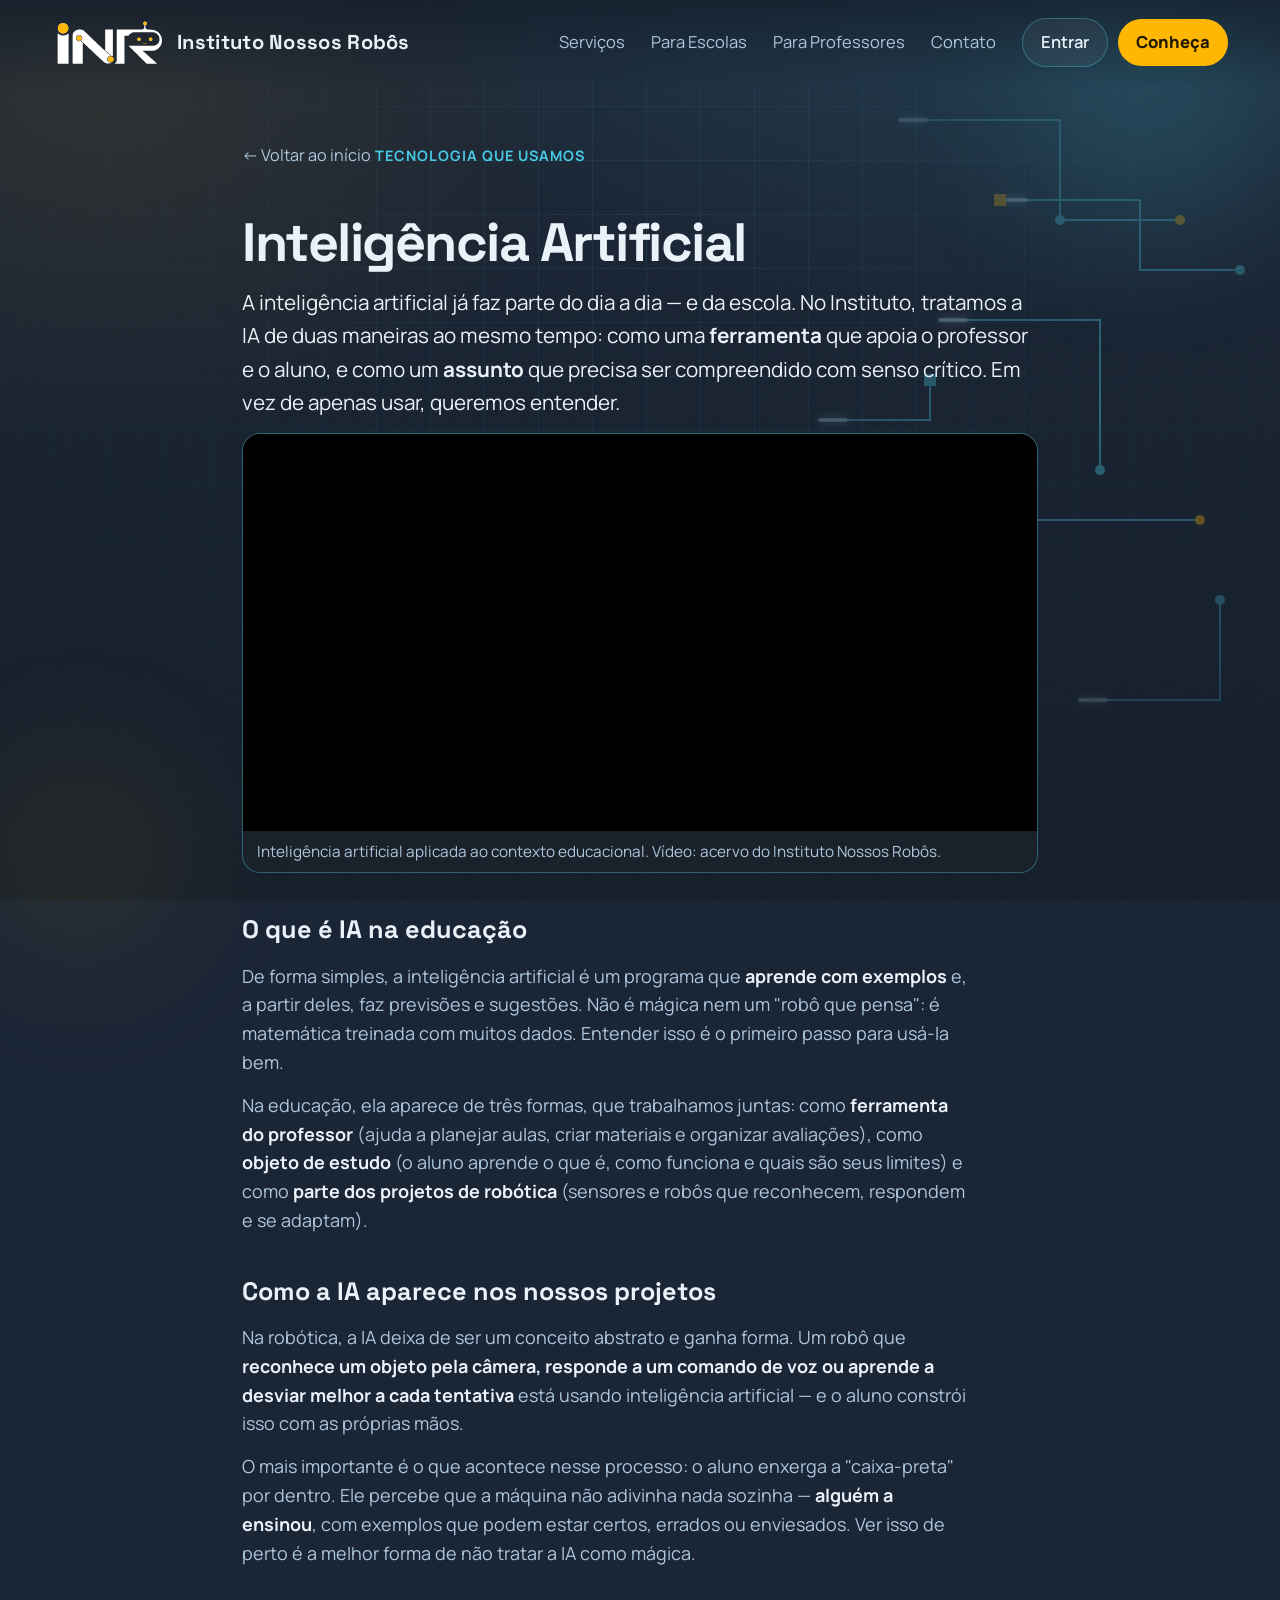
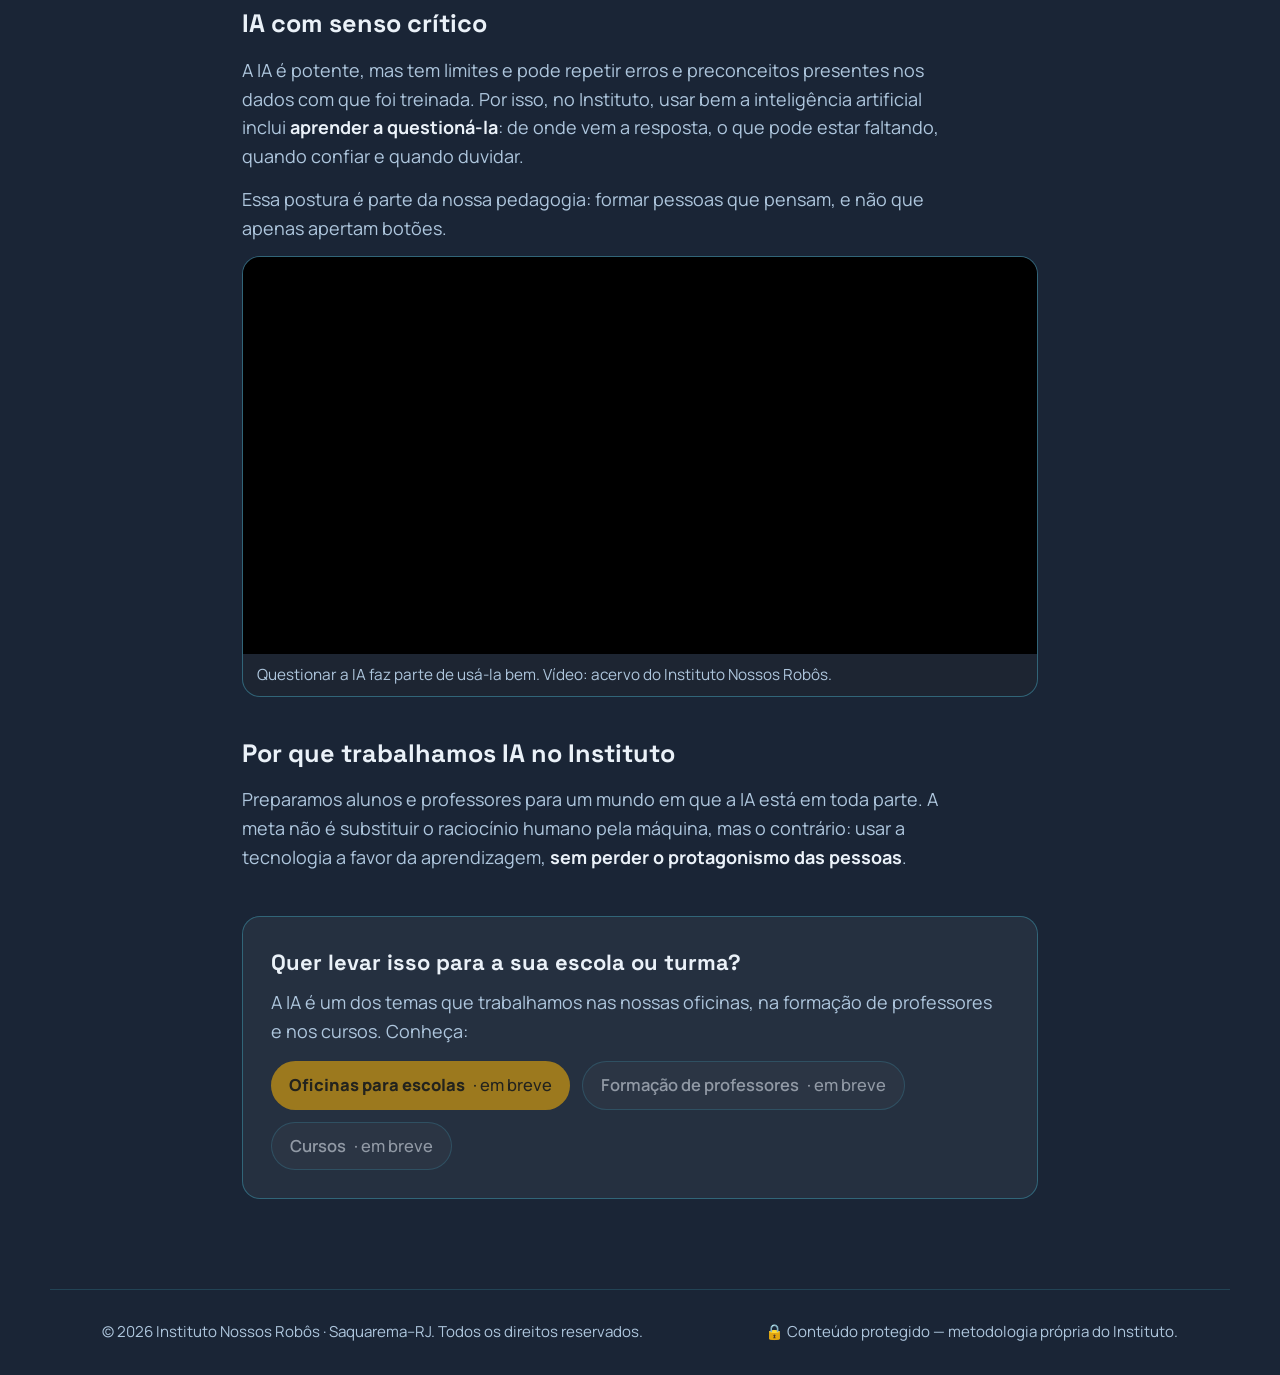
<file: ia.html>
<!DOCTYPE html>
<html lang="pt-BR">
<head>
<meta charset="utf-8">
<meta name="viewport" content="width=device-width, initial-scale=1">

<!--
  ===========================================================================
  INSTITUTO NOSSOS ROBÔS — PÁGINA DE CONTEÚDO: IA (Inteligência Artificial)
  camada ABERTA (indexável)  ·  aparência em assets/estilo.css
  Os links de "serviços" estão RESERVADOS (href="#") até criarmos as páginas.
  ===========================================================================
-->

<title>IA na educação: ferramenta, objeto de estudo e robótica — Instituto Nossos Robôs</title>
<meta name="description" content="Como a inteligência artificial entra na educação: ferramenta para o professor, objeto de estudo para o aluno e parte dos projetos de robótica do Instituto Nossos Robôs — sempre com senso crítico.">
<link rel="canonical" href="https://institutonossosrobos.com.br/ia.html">
<meta name="robots" content="index, follow">

<meta property="og:type" content="article">
<meta property="og:site_name" content="Instituto Nossos Robôs">
<meta property="og:title" content="IA na educação: ferramenta, objeto de estudo e robótica">
<meta property="og:description" content="Como usamos a IA na educação — e por que ensinamos a entendê-la, não só a usá-la.">
<meta property="og:url" content="https://institutonossosrobos.com.br/ia.html">
<meta property="og:locale" content="pt_BR">

<link rel="preconnect" href="https://fonts.googleapis.com">
<link rel="preconnect" href="https://fonts.gstatic.com" crossorigin>
<link href="https://fonts.googleapis.com/css2?family=Space+Grotesk:wght@500;700&family=Manrope:wght@400;500;600;700&display=swap" rel="stylesheet">

<script type="application/ld+json">
{"@context":"https://schema.org","@type":"Article","headline":"IA na educação: ferramenta, objeto de estudo e robótica","inLanguage":"pt-BR","about":"Inteligência artificial na educação","publisher":{"@type":"Organization","name":"Instituto Nossos Robôs"}}
</script>
<style>
/* ===========================================================================
   INSTITUTO NOSSOS ROBÔS — FOLHA DE ESTILO CENTRAL (estilo.css)
   ---------------------------------------------------------------------------
   IDENTIDADE VISUAL OFICIAL (definida em 2026-05-22):
   • Paleta "Acolhimento Pedagógico & Inovação" — regra 60-30-10:
       60% fundo .......... Azul Sereno    #1A2536
       30% estrutura ...... Azul Turquesa  #48CAE4  (painéis derivados em #22384F)
       10% destaque/CTA ... Ouro/Calêndula #FFB703
   • Fontes: Space Grotesk (títulos) + Manrope (texto)
   • Texto base: 18px

   Este arquivo controla a aparência de TODAS as páginas.
   Para mudar a identidade do site inteiro, edite AQUI.
   Cada página deve incluir no <head>:  <link rel="stylesheet" href="assets/estilo.css">
   (mantenha a página e a pasta "assets" juntas para funcionar offline.)
   =========================================================================== */

:root{
  --bg:#1A2536;          /* 60% fundo  */
  --bg-2:#131d29;        /* fundo mais profundo (gradiente/rodapé) */
  --panel:#22384F;       /* 30% estrutura: barras, cartões, ícones */
  --surface:rgba(255,255,255,.05);
  --line:rgba(72,202,228,.18);
  --line-strong:rgba(72,202,228,.34);
  --text:#EAF1F8;
  --muted:#AEC6DD;
  --turq:#48CAE4;        /* turquesa (acento/estrutura) */
  --turq-deep:#2BA6CC;   /* turquesa mais fundo (gradientes) */
  --ouro:#FFB703;        /* 10% destaque/CTA */
  --accent:var(--turq);  /* acento geral = turquesa */
  --maxw:1180px;
  --font-display:"Space Grotesk",ui-sans-serif,system-ui,"Segoe UI",sans-serif;
  --font-body:"Manrope",ui-sans-serif,system-ui,"Segoe UI",sans-serif;
}
html{scroll-behavior:smooth;font-size:112.5%}   /* base 18px */
*{box-sizing:border-box;margin:0;padding:0}
body{font-family:var(--font-body);background:var(--bg);color:var(--text);
  line-height:1.6;-webkit-font-smoothing:antialiased;overflow-x:hidden}
a{color:inherit;text-decoration:none}
::selection{background:var(--turq);color:#04121f}

/* ---------- atmosfera de fundo ---------- */
.bg-fx{position:fixed;inset:0;z-index:-2;overflow:hidden;background:
    radial-gradient(1100px 700px at 78% -10%, rgba(72,202,228,.16), transparent 60%),
    radial-gradient(900px 600px at 8% 12%, rgba(255,183,3,.08), transparent 55%),
    linear-gradient(180deg,var(--bg),var(--bg-2))}
.bg-fx::before{content:"";position:absolute;inset:-2px;
  background-image:linear-gradient(var(--line) 1px,transparent 1px),
                   linear-gradient(90deg,var(--line) 1px,transparent 1px);
  background-size:54px 54px;
  -webkit-mask-image:radial-gradient(circle at 50% 28%,#000 0%,transparent 78%);
          mask-image:radial-gradient(circle at 50% 28%,#000 0%,transparent 78%);
  opacity:.5}
.orb{position:fixed;border-radius:50%;filter:blur(70px);z-index:-1;opacity:.45;
  animation:float 16s ease-in-out infinite}
.orb.a{width:380px;height:380px;background:radial-gradient(circle,rgba(72,202,228,.5),transparent 70%);top:-90px;right:-60px}
.orb.b{width:320px;height:320px;background:radial-gradient(circle,rgba(255,183,3,.28),transparent 70%);bottom:-120px;left:-80px;animation-delay:-6s}
@keyframes float{0%,100%{transform:translateY(0)}50%{transform:translateY(26px)}}
.grain{position:fixed;inset:0;z-index:-1;pointer-events:none;opacity:.04;
  background-image:url("data:image/svg+xml;utf8,<svg xmlns='http://www.w3.org/2000/svg' width='120' height='120'><filter id='n'><feTurbulence type='fractalNoise' baseFrequency='0.9' numOctaves='2'/></filter><rect width='100%25' height='100%25' filter='url(%23n)'/></svg>")}

/* ---------- traço gráfico autoral: MESCLA A+B (placa PCB + nós acesos pulsando) ---------- */
.circuit{position:fixed;inset:0;z-index:-1;pointer-events:none;overflow:hidden}
.circuit svg{position:absolute;inset:0;width:100%;height:100%;opacity:.42;
  -webkit-mask-image:radial-gradient(1200px 800px at 88% 45%,#000,transparent 70%);
          mask-image:radial-gradient(1200px 800px at 88% 45%,#000,transparent 70%)}
/* feixe (laser) percorrendo as trilhas do circuito */
.circuit .beam path{stroke-dasharray:26 1200;stroke-dashoffset:0;animation:beamRun 3.6s linear infinite}
@keyframes beamRun{from{stroke-dashoffset:0}to{stroke-dashoffset:-1226}}
.circuit .beam .b2{animation-duration:4.2s;animation-delay:-1s}
.circuit .beam .b3{animation-duration:3.2s;animation-delay:-2s}
.circuit .beam .b4{animation-duration:4.6s;animation-delay:-.5s}
.circuit .beam .b5{animation-duration:3.8s;animation-delay:-2.5s}
.circuit .beam .b6{animation-duration:3s;animation-delay:-1.5s}

/* ---------- header ---------- */
header{position:fixed;top:0;left:0;right:0;z-index:50;gap:12px 14px;flex-wrap:wrap;
  display:flex;align-items:center;
  padding:18px clamp(18px,5vw,52px);
  backdrop-filter:blur(10px);background:linear-gradient(180deg,rgba(19,29,41,.72),transparent)}
.brand{order:1;display:flex;align-items:center;gap:11px;min-width:0;font-family:var(--font-display);
  font-weight:700;letter-spacing:.3px;font-size:1.05rem}
.brand .mark{width:30px;height:30px;border-radius:8px;position:relative;flex:0 0 auto;
  background:conic-gradient(from 200deg,var(--turq),var(--ouro),var(--turq));
  box-shadow:0 0 18px rgba(72,202,228,.5)}
.brand .mark::after{content:"";position:absolute;inset:6px;border-radius:4px;background:var(--bg)}
.brand .mark::before{content:"";position:absolute;inset:11px;border-radius:50%;background:var(--turq);z-index:1}
/* logos iNR — cabeçalho (compacto, só o monograma) + hero (completo) */
.inr-logo{overflow:hidden}
.brand-logo{height:48px;width:auto;display:block}
.brand-name{order:2;font-family:var(--font-display);font-weight:700;letter-spacing:.3px;font-size:1.12rem;color:var(--text);white-space:nowrap}
.inr-logo .eye{transform-box:fill-box;transform-origin:center;animation:eyeBlink 4.5s ease-in-out infinite}
@keyframes eyeBlink{0%,92%,100%{transform:scaleY(1)}96%{transform:scaleY(.08)}}
.inr-logo .i-dot{animation:iDotPulse 2.6s ease-in-out infinite}
@keyframes iDotPulse{0%,100%{fill:#FFB703}50%{fill:#FFFFFF}}
nav{order:3;margin-left:auto;display:flex;align-items:center;gap:26px}
nav a.link{font-size:.92rem;color:var(--muted);transition:color .2s}
nav a.link:hover{color:var(--text)}
.btn{font-family:var(--font-body);font-weight:600;font-size:.92rem;cursor:pointer;
  border:1px solid var(--line-strong);background:var(--surface);color:var(--text);
  padding:10px 18px;border-radius:999px;transition:.22s;display:inline-flex;align-items:center;gap:8px}
.btn:hover{border-color:var(--turq);box-shadow:0 0 0 3px rgba(72,202,228,.12);transform:translateY(-1px)}
.btn.primary{background:var(--ouro);border:none;color:#241a00;font-weight:800}
.btn.primary:hover{box-shadow:0 8px 30px rgba(255,183,3,.4)}
/* clique: sem o realce azul do toque (Android) — o botão apenas afunda */
a,.btn,.fc-link,button{-webkit-tap-highlight-color:transparent}
.btn:active{transform:translateY(2px) scale(.99);box-shadow:none}
.btn.primary:active{transform:translateY(2px) scale(.99);box-shadow:0 4px 14px rgba(255,183,3,.28)}
.nav-cta{display:flex;gap:10px;align-items:center}
.menu-links{display:flex;gap:26px;align-items:center}

/* ---------- hero ---------- */
.hero{position:relative;min-height:100svh;display:flex;align-items:center;
  padding:130px clamp(18px,5vw,52px) 70px;overflow:hidden}
.hero-video-wrap{position:absolute;inset:0;z-index:-1;overflow:hidden}
#bgVideo{position:absolute;inset:0;width:100%;height:100%;object-fit:cover;opacity:.3}
.hero-video-wrap::after{content:"";position:absolute;inset:0;
  background:linear-gradient(90deg,var(--bg) 8%,rgba(26,37,54,.55) 55%,rgba(26,37,54,.2))}
.hero-inner{max-width:var(--maxw);margin:0 auto;width:100%;
  display:grid;grid-template-columns:1.05fr .95fr;gap:48px;align-items:center}
.hero-copy{min-width:0}
.eyebrow{display:inline-flex;align-items:center;gap:9px;font-size:.8rem;font-weight:600;
  letter-spacing:.14em;text-transform:uppercase;color:var(--turq);
  border:1px solid var(--line-strong);padding:7px 15px;border-radius:999px;background:rgba(72,202,228,.07)}
.eyebrow .dot{width:7px;height:7px;border-radius:50%;background:var(--ouro);box-shadow:0 0 10px var(--ouro)}
h1{font-family:var(--font-display);font-weight:700;line-height:1.04;
  font-size:clamp(2.5rem,6.4vw,5rem);letter-spacing:-1.5px;margin:22px 0 0;max-width:15ch}
h1 .grad{color:var(--ouro);animation:wordPulse 2.8s ease-in-out infinite}
@keyframes wordPulse{0%,100%{color:#FFFFFF}50%{color:var(--ouro)}}
.sub{margin-top:22px;max-width:54ch;font-size:clamp(1.05rem,1.7vw,1.2rem);color:var(--muted)}
.hero-cta{margin-top:34px;display:flex;flex-wrap:wrap;gap:14px}
.btn.lg{padding:14px 26px;font-size:1rem}
.play-ic{width:22px;height:22px;border-radius:50%;background:var(--turq);color:#04121f;
  display:grid;place-items:center;font-size:.6rem}
.trust{margin-top:20px;display:flex;align-items:center;gap:10px;color:var(--muted);font-size:.86rem}
.trust .ln{width:30px;height:1px;background:var(--line-strong)}

/* chips de público (substância sob o CTA) */
/* cartões de ícone (ícone grande centralizado + rótulo embaixo) — ref. anexo */
.hero-chips{margin-top:28px;display:grid;grid-template-columns:repeat(4,1fr);gap:14px;max-width:560px}
.chip{display:flex;flex-direction:column;align-items:center;justify-content:center;gap:12px;text-align:center;
  font-size:.92rem;font-weight:600;color:var(--text);
  background:var(--surface);border:1px solid var(--line-strong);padding:20px 12px;border-radius:16px;transition:.24s}
.chip:hover{transform:translateY(-3px);border-color:var(--turq);box-shadow:0 16px 40px -24px rgba(72,202,228,.5)}
.chip svg{width:48px;height:48px;flex:0 0 auto;transition:transform .28s ease;overflow:visible}
.chip:hover svg{transform:translateY(-3px)}
.btn .bi{width:20px;height:20px;flex:0 0 auto}
.btn.primary .bi{width:26px;height:26px;padding:4px;border-radius:50%;background:#1A2536;
  transition:transform .3s ease}
.btn.primary:hover .bi{transform:rotate(-6deg) scale(1.06)}

/* entrada suave (pop em cascata) */
@keyframes iconPop{from{opacity:0;transform:translateY(8px) scale(.85)}to{opacity:1;transform:none}}
.chip svg{animation:iconPop .6s cubic-bezier(.2,.7,.2,1) both}
.chip:nth-child(2) svg{animation-delay:.1s}
.chip:nth-child(3) svg{animation-delay:.2s}
.chip:nth-child(4) svg{animation-delay:.3s}

/* animações internas dos ícones */
.ic-escola .door{transform-box:view-box;transform-origin:112px 185px;animation:doorSwing 4.5s ease-in-out infinite}
@keyframes doorSwing{0%,22%{transform:scaleX(1)}48%,58%{transform:scaleX(.12)}86%,100%{transform:scaleX(1)}}
.ic-prof .scrl{animation:scrnBlink 2.4s ease-in-out infinite}
.ic-prof .s2{animation-delay:.4s} .ic-prof .s3{animation-delay:.8s}
@keyframes scrnBlink{0%,100%{opacity:.2}50%{opacity:1}}
.ic-cert .lupa{transform-box:view-box;animation:lupaPan 4s ease-in-out infinite}
@keyframes lupaPan{0%{transform:translate(0,0)}50%{transform:translate(34px,26px)}100%{transform:translate(0,0)}}
.ic-cursos .tassel{transform-box:view-box;transform-origin:216px 108px;animation:tasselSwing 3s ease-in-out infinite}
@keyframes tasselSwing{0%,100%{transform:rotate(7deg)}50%{transform:rotate(-7deg)}}

/* visual da hero (device estilizado + etiquetas flutuantes) */
.hero-visual{position:relative;display:grid;place-items:center;min-width:0;min-height:360px}
.hero-visual .screen{width:min(360px,86%);border-radius:22px;border:1px solid var(--line-strong);
  background:linear-gradient(180deg,rgba(34,56,79,.92),rgba(19,29,41,.88));overflow:hidden;transform:rotate(-2deg);
  box-shadow:0 30px 80px -30px rgba(0,0,0,.7),0 0 0 6px rgba(72,202,228,.05)}
.screen-top{display:flex;gap:7px;padding:14px 16px;border-bottom:1px solid var(--line);background:rgba(0,0,0,.22)}
.dotr{width:11px;height:11px;border-radius:50%;background:#3a536e}
.dotr:nth-child(1){background:var(--ouro)} .dotr:nth-child(2){background:var(--turq)}
.screen-body{padding:32px 26px;display:grid;gap:24px;place-items:center}
.robot{font-size:5rem;line-height:1;filter:drop-shadow(0 12px 26px rgba(72,202,228,.35))}
.bars{width:100%;display:grid;gap:12px}
.bar{height:12px;border-radius:99px;background:rgba(255,255,255,.07);overflow:hidden}
.bar span{display:block;height:100%;border-radius:99px;background:linear-gradient(90deg,var(--turq),var(--ouro))}
.float-chip{position:absolute;animation:float 7s ease-in-out infinite}
.fc-link{display:inline-block;font-size:.78rem;font-weight:700;padding:8px 13px;border-radius:99px;
  background:var(--panel);border:1px solid var(--line-strong);color:var(--text);text-decoration:none;
  box-shadow:0 12px 30px -12px rgba(0,0,0,.6);
  transition:transform .12s ease, box-shadow .25s ease, border-color .25s ease, background .25s ease, color .25s ease}
.fc-link:hover{border-color:var(--turq);color:#fff;background:var(--surface);
  box-shadow:0 0 0 1px var(--turq), 0 0 18px 3px rgba(72,202,228,.55)}
.fc-link:active{transform:translateY(3px) scale(.97);box-shadow:0 4px 10px -6px rgba(0,0,0,.6)}
.float-chip.c-a{top:4%;left:-2%}
.float-chip.c-b{bottom:12%;left:4%;animation-delay:-2.5s}
.float-chip.c-c{top:20%;right:-2%;animation-delay:-4.5s}
.float-chip.c-d{bottom:3%;right:1%;animation-delay:-1.2s}
.float-chip.c-e{top:48%;left:-5%;animation-delay:-3.6s}
.float-chip.c-f{bottom:36%;right:-4%;animation-delay:-5.5s}

/* vídeo dentro do retângulo (mudo/loop + botão com som) */
.screen-stage{position:relative;aspect-ratio:16/10;display:grid;place-items:center;overflow:hidden;
  background:radial-gradient(160px 160px at 50% 42%,rgba(72,202,228,.18),transparent),linear-gradient(180deg,#1b2c40,#0f1923)}
.hero-vid{position:absolute;inset:0;width:100%;height:100%;object-fit:cover}
.vid-fallback{position:absolute;z-index:1;color:var(--muted);font-size:.85rem;font-weight:600}
.vid-play{position:relative;z-index:2;width:64px;height:64px;border-radius:50%;border:none;cursor:pointer;
  background:var(--ouro);color:#241a00;font-size:1.25rem;display:grid;place-items:center;
  box-shadow:0 10px 30px -8px rgba(255,183,3,.6);transition:transform .2s}
.vid-play:hover{transform:scale(1.08)}

/* seta de rolar */
.scroll-cue{position:absolute;left:50%;bottom:16px;transform:translateX(-50%);
  width:42px;height:42px;border-radius:50%;border:1px solid var(--line-strong);
  display:grid;place-items:center;color:var(--turq);font-size:1.4rem;background:rgba(255,255,255,.03);
  animation:bob 1.8s ease-in-out infinite}
@keyframes bob{0%,100%{transform:translate(-50%,0)}50%{transform:translate(-50%,7px)}}

/* ---------- serviços ---------- */
.services{position:relative;max-width:var(--maxw);margin:0 auto;
  padding:10px clamp(18px,5vw,52px) 90px}
.services h2{font-family:var(--font-display);font-weight:700;font-size:clamp(1.4rem,3vw,2rem);
  letter-spacing:-.5px;margin-bottom:6px}
.services .lead{color:var(--muted);margin-bottom:34px;max-width:60ch}
.cards{display:grid;gap:20px;grid-template-columns:repeat(3,1fr)}
.card{position:relative;border:1px solid var(--line);border-radius:18px;
  background:linear-gradient(180deg,rgba(34,56,79,.85),rgba(34,56,79,.45));
  padding:30px 26px;overflow:hidden;transition:.28s}
.card::before{content:"";position:absolute;inset:0 0 auto 0;height:2px;
  background:linear-gradient(90deg,transparent,var(--turq),transparent);opacity:0;transition:.3s}
.card:hover{transform:translateY(-6px);border-color:var(--line-strong);
  box-shadow:0 24px 60px -28px rgba(72,202,228,.45)}
.card:hover::before{opacity:1}
.card .ic{width:75px;height:75px;border-radius:18px;display:grid;place-items:center;margin-bottom:18px;
  background:rgba(72,202,228,.10);border:1px solid var(--line-strong)}
.card .ic svg{width:50px;height:50px;display:block;overflow:visible}
/* robô <-> placa de circuito (alterna) */
.ic-robot .robot{animation:swapRobot 5s ease-in-out infinite}
.ic-robot .board{opacity:0;animation:swapBoard 5s ease-in-out infinite}
@keyframes swapRobot{0%,42%{opacity:1}50%,92%{opacity:0}100%{opacity:1}}
@keyframes swapBoard{0%,42%{opacity:0}50%,92%{opacity:1}100%{opacity:0}}
.ic-robot .eyes{transform-box:fill-box;transform-origin:center;animation:svcBlink 5s ease-in-out infinite}
@keyframes svcBlink{0%,18%,38%,100%{transform:scaleY(1)}28%{transform:scaleY(.1)}}
/* formação: escreve, apaga, reescreve */
.ic-teacher .ln, .ic-lousa .ln{stroke-dasharray:30;stroke-dashoffset:0;animation:writeLine 4.5s ease-in-out infinite}
.ic-teacher .l2, .ic-lousa .l2{animation-delay:.5s}
.ic-teacher .l3, .ic-lousa .l3{animation-delay:1s}
@keyframes writeLine{0%{stroke-dashoffset:30}30%{stroke-dashoffset:0}70%{stroke-dashoffset:0}80%,100%{stroke-dashoffset:-30}}
/* certificação: selo troca ouro <-> branco */
.ic-cert2 .seal *{animation:sealColor 2.4s ease-in-out infinite}
@keyframes sealColor{0%,100%{stroke:#FFB703}50%{stroke:#FFFFFF}}
.card h3{font-family:var(--font-display);font-weight:700;font-size:1.18rem;margin-bottom:10px}
.card p{color:var(--muted);font-size:.95rem}
.card .more{margin-top:16px;display:inline-flex;align-items:center;gap:7px;color:var(--turq);
  font-weight:600;font-size:.9rem}
.card .more svg{transition:transform .2s}
.card:hover .more svg{transform:translateX(4px)}

/* ---------- selo (metodologia como assinatura, nunca como produto) ---------- */
.seal{margin-top:38px;display:flex;align-items:center;justify-content:center;gap:14px;
  text-align:center;flex-wrap:wrap;padding:20px 24px;border:1px solid var(--line);border-radius:16px;
  background:linear-gradient(90deg,rgba(72,202,228,.07),rgba(255,183,3,.06));color:var(--muted);font-size:.96rem}
.seal b{color:var(--text);font-family:var(--font-display);font-weight:700}
.seal .badge{width:36px;height:36px;border-radius:10px;display:grid;place-items:center;flex:0 0 auto;
  background:rgba(72,202,228,.14);border:1px solid var(--line-strong);color:var(--turq);font-size:1.1rem}

/* ---------- footer ---------- */
footer{border-top:1px solid var(--line);padding:30px clamp(18px,5vw,52px);
  display:flex;flex-wrap:wrap;gap:14px;justify-content:space-between;align-items:center;
  color:var(--muted);font-size:.84rem;max-width:var(--maxw);margin:0 auto}
footer .lock{display:inline-flex;align-items:center;gap:7px}

/* ---------- modal vídeo ---------- */
.modal{position:fixed;inset:0;z-index:100;display:none;place-items:center;
  background:rgba(10,16,24,.84);backdrop-filter:blur(6px);padding:24px}
.modal.open{display:grid;animation:fade .25s ease}
@keyframes fade{from{opacity:0}to{opacity:1}}
.modal-box{width:min(900px,100%);aspect-ratio:16/9;border-radius:16px;overflow:hidden;
  border:1px solid var(--line-strong);background:#000;position:relative;
  box-shadow:0 30px 80px -20px rgba(0,0,0,.7)}
.modal-box iframe,.modal-box video{width:100%;height:100%;border:0;display:block}
.vid-placeholder{position:absolute;inset:0;display:grid;place-items:center;text-align:center;
  color:var(--muted);background:
    radial-gradient(600px 300px at 50% 0,rgba(72,202,228,.18),transparent),var(--bg-2);padding:24px}
.vid-placeholder .pic{width:64px;height:64px;border-radius:50%;background:rgba(72,202,228,.16);
  border:1px solid var(--line-strong);display:grid;place-items:center;margin:0 auto 14px;font-size:1.4rem}
.modal-close{position:absolute;top:-46px;right:0;background:var(--surface);border:1px solid var(--line-strong);
  color:var(--text);width:38px;height:38px;border-radius:50%;cursor:pointer;font-size:1.1rem}
.modal-close:hover{border-color:var(--turq)}

/* ---------- reveal ---------- */
.reveal{opacity:0;transform:translateY(22px);animation:rise .8s cubic-bezier(.2,.7,.2,1) forwards}
@keyframes rise{to{opacity:1;transform:none}}
.d1{animation-delay:.05s}.d2{animation-delay:.16s}.d3{animation-delay:.28s}
.d4{animation-delay:.4s}.d5{animation-delay:.52s}.d6{animation-delay:.64s}

/* ---------- como funciona (passos) ---------- */
.band{position:relative;padding:20px clamp(18px,5vw,52px)}
.band-inner{max-width:var(--maxw);margin:0 auto}
.band h2{font-family:var(--font-display);font-weight:700;font-size:clamp(1.4rem,3vw,2rem);letter-spacing:-.5px;margin-bottom:6px}
.band .lead{color:var(--muted);margin-bottom:34px;max-width:60ch}
.steps{display:grid;gap:20px;grid-template-columns:repeat(3,1fr)}
.step{position:relative;border:1px solid var(--line);border-radius:16px;
  background:linear-gradient(180deg,rgba(34,56,79,.6),rgba(34,56,79,.28));padding:28px 24px}
.step .num{display:inline-grid;place-items:center;width:42px;height:42px;border-radius:12px;
  font-family:var(--font-display);font-weight:700;font-size:1.2rem;color:#241a00;background:var(--ouro);margin-bottom:16px}
.step h3{font-family:var(--font-display);font-weight:700;font-size:1.12rem;margin-bottom:8px}
.step p{color:var(--muted);font-size:.95rem}

/* ---------- dois caminhos ---------- */
.paths{display:grid;gap:20px;grid-template-columns:repeat(2,1fr)}
.path{border:1px solid var(--line);border-radius:18px;
  background:linear-gradient(180deg,rgba(34,56,79,.85),rgba(34,56,79,.45));padding:34px 30px;transition:.28s}
.path:hover{transform:translateY(-5px);border-color:var(--line-strong);box-shadow:0 24px 60px -28px rgba(72,202,228,.4)}
.path .ic{width:54px;height:54px;border-radius:14px;display:grid;place-items:center;margin-bottom:18px;
  background:rgba(72,202,228,.12);border:1px solid var(--line-strong);font-size:1.5rem}
.path h3{font-family:var(--font-display);font-weight:700;font-size:1.3rem;margin-bottom:10px}
.path p{color:var(--muted);margin-bottom:22px}

/* ---------- chamada final ---------- */
.cta-final{padding:30px clamp(18px,5vw,52px) 80px}
.cta-box{max-width:var(--maxw);margin:0 auto;text-align:center;border-radius:22px;padding:54px 28px;
  border:1px solid var(--line-strong);
  background:radial-gradient(700px 300px at 50% 0,rgba(72,202,228,.16),transparent),
             linear-gradient(180deg,rgba(34,56,79,.7),rgba(19,29,41,.6))}
.cta-box h2{font-family:var(--font-display);font-weight:700;font-size:clamp(1.6rem,3.5vw,2.4rem);margin-bottom:12px}
.cta-box p{color:var(--muted);max-width:48ch;margin:0 auto 26px}

/* ---------- cursos (caminhos + modalidade) ---------- */
.courses{display:grid;gap:20px;grid-template-columns:repeat(2,1fr)}
.course{position:relative;border:1px solid var(--line);border-radius:18px;
  background:linear-gradient(180deg,rgba(34,56,79,.85),rgba(34,56,79,.45));padding:30px 28px;transition:.28s}
.course:hover{transform:translateY(-5px);border-color:var(--line-strong);box-shadow:0 24px 60px -28px rgba(72,202,228,.4)}
.course .ic{width:52px;height:52px;border-radius:14px;display:grid;place-items:center;margin-bottom:16px;
  background:rgba(72,202,228,.12);border:1px solid var(--line-strong);font-size:1.45rem}
.course .ic svg, .path .ic svg{width:36px;height:36px;display:block;overflow:visible}
/* foguete: chama tremula + leve sobe-desce */
.ic-rocket{transform-box:fill-box;transform-origin:center;animation:rocketBob 3.4s ease-in-out infinite}
@keyframes rocketBob{0%,100%{transform:translateY(1px)}50%{transform:translateY(-2px)}}
.ic-rocket .flame{transform-box:fill-box;transform-origin:top center;animation:flame .5s ease-in-out infinite alternate}
@keyframes flame{0%{transform:scaleY(.65);opacity:.65}100%{transform:scaleY(1.15);opacity:1}}
/* lâmpada: brilho pulsa */
.ic-bulb .glow{transform-box:fill-box;transform-origin:center;animation:bulbGlow 2.2s ease-in-out infinite}
@keyframes bulbGlow{0%,100%{opacity:.3}50%{opacity:1}}
.course h3{font-family:var(--font-display);font-weight:700;font-size:1.22rem;margin-bottom:8px}
.course p{color:var(--muted);font-size:.95rem;margin-bottom:16px}
.course .tracks{display:flex;flex-wrap:wrap;gap:8px;margin-bottom:6px}
.course .tracks .t{font-size:.8rem;font-weight:600;color:var(--text);background:rgba(72,202,228,.1);
  border:1px solid var(--line-strong);padding:6px 12px;border-radius:999px}
.modes{margin-top:30px;display:flex;align-items:center;justify-content:center;gap:14px;flex-wrap:wrap;
  color:var(--muted);font-size:.9rem}
.modes .m{display:inline-flex;align-items:center;gap:8px;font-weight:600;color:var(--text)}
.modes .sep{width:5px;height:5px;border-radius:50%;background:var(--line-strong)}

@media (max-width:880px){
  .menu-links{display:none}
  header{padding:14px 16px}
  .brand-logo{height:42px}
  nav{order:2}
  .brand-name{order:3;flex-basis:100%;width:100%;font-size:1rem;white-space:normal}
  .hero-inner{grid-template-columns:1fr;gap:30px}
  .hero-visual{min-height:280px;order:2}
  .hero-chips{max-width:none;grid-template-columns:repeat(2,1fr)}
  .scroll-cue{display:none}
  .cards{grid-template-columns:1fr}
  .courses{grid-template-columns:1fr}
  .steps{grid-template-columns:1fr}
  .paths{grid-template-columns:1fr}
  .hero-video-wrap::after{background:linear-gradient(180deg,rgba(26,37,54,.55),var(--bg))}
}
@media (prefers-reduced-motion:reduce){
  *{animation:none!important;scroll-behavior:auto}
  .reveal{opacity:1;transform:none}
}

/* ============================================================
   PÁGINAS DE CONTEÚDO (ex.: Scratch, Arduino, IA…) — camada aberta
   ============================================================ */
.page{max-width:840px;margin:0 auto;padding:140px 22px 90px;position:relative;z-index:1}
.page .back{display:inline-flex;align-items:center;gap:6px;color:var(--muted);text-decoration:none;font-size:.9rem;margin-bottom:22px}
.page .back:hover{color:var(--turq)}
.page .kicker{display:inline-block;color:var(--turq);font-weight:700;font-size:.8rem;letter-spacing:1px;text-transform:uppercase;margin-bottom:10px}
.page h1{font-family:var(--font-display);font-weight:700;font-size:clamp(2rem,5vw,3rem);line-height:1.1;margin-bottom:14px}
.page .lead{font-size:1.15rem;color:var(--text);margin-bottom:14px;max-width:62ch}
.page h2{font-family:var(--font-display);font-weight:700;font-size:1.4rem;margin:36px 0 12px}
.page p{color:var(--muted);margin-bottom:14px;max-width:66ch}
.page ul{color:var(--muted);margin:0 0 16px 0;padding-left:20px;display:flex;flex-direction:column;gap:8px;max-width:66ch}
.page strong{color:var(--text)}
.callout{margin-top:44px;border:1px solid var(--line-strong);background:var(--surface);border-radius:18px;padding:28px}
.callout h3{font-family:var(--font-display);font-weight:700;font-size:1.22rem;margin-bottom:8px}
.callout p{margin-bottom:16px}
.callout .row{display:flex;flex-wrap:wrap;gap:12px}
.btn.reserved{opacity:.55;cursor:not-allowed;pointer-events:none}
.btn.reserved::after{content:" · em breve";font-weight:500}

/* imagens em páginas de conteúdo */
.page-figure{margin:8px 0 28px;border-radius:18px;overflow:hidden;border:1px solid var(--line-strong);background:var(--surface)}
.page-figure img,.page-figure video{display:block;width:100%;height:auto;background:#000}
.page-figure figcaption{font-size:.85rem;color:var(--muted);padding:10px 14px;background:rgba(0,0,0,.22);line-height:1.4}

</style>
</head>
<body>

<div class="bg-fx"></div>
<div class="circuit" aria-hidden="true">
  <svg viewBox="0 0 1440 900" preserveAspectRatio="xMidYMid slice" fill="none">
    <defs>
      <filter id="beamGlow" x="-60%" y="-60%" width="220%" height="220%">
        <feGaussianBlur stdDeviation="4" result="b"/>
        <feMerge><feMergeNode in="b"/><feMergeNode in="SourceGraphic"/></feMerge>
      </filter>
    </defs>
    <g stroke="#48CAE4" stroke-width="2">
      <path d="M980 120 H1140 V220 H1260"/>
      <path d="M1020 320 H1180 V470"/>
      <path d="M1080 200 H1220 V270 H1320"/>
      <path d="M940 640 H1100 V520 H1280"/>
      <path d="M1160 700 H1300 V600"/>
      <path d="M900 420 H1010 V380"/>
    </g>
    <g class="beam" stroke="#BDF0FF" stroke-width="3.5" stroke-linecap="round" filter="url(#beamGlow)">
      <path class="b1" d="M980 120 H1140 V220 H1260"/>
      <path class="b2" d="M1020 320 H1180 V470"/>
      <path class="b3" d="M1080 200 H1220 V270 H1320"/>
      <path class="b4" d="M940 640 H1100 V520 H1280"/>
      <path class="b5" d="M1160 700 H1300 V600"/>
      <path class="b6" d="M900 420 H1010 V380"/>
    </g>
    <circle cx="1140" cy="220" r="5" fill="#48CAE4" stroke="none"/>
    <circle cx="1260" cy="220" r="5" fill="#FFB703" stroke="none"/>
    <circle cx="1180" cy="470" r="5" fill="#48CAE4" stroke="none"/>
    <circle cx="1320" cy="270" r="5" fill="#48CAE4" stroke="none"/>
    <circle cx="1280" cy="520" r="5" fill="#FFB703" stroke="none"/>
    <circle cx="1300" cy="600" r="5" fill="#48CAE4" stroke="none"/>
    <rect x="1074" y="194" width="12" height="12" fill="#FFB703" stroke="none"/>
    <rect x="1004" y="374" width="12" height="12" fill="#48CAE4" stroke="none"/>
  </svg>
</div>
<div class="orb a"></div><div class="orb b"></div>
<div class="grain"></div>
<header>
  <a href="home.html" class="brand" aria-label="Instituto Nossos Robôs"><svg class="inr-logo brand-logo" viewBox="447 300 690 298" xmlns="http://www.w3.org/2000/svg" role="img" aria-label="Instituto Nossos Robôs"><g id="logo_branco"><polygon fill="white" points="905,722 904,723 901,723 901,738 903,738 903,733 904,732 908,732 910,734 910,735 913,738 915,738 915,737 911,733 911,732 912,731 913,731 915,729 915,726 914,725 914,724 913,723 911,723 910,722" /><polygon fill="white" points="856,722 856,737 857,738 862,738 863,737 869,737 870,736 870,735 871,734 871,733 870,732 870,731 869,731 868,730 870,728 870,725 868,723 867,723 866,722" /><polygon fill="white" points="838,722 836,724 836,726 835,727 835,728 834,729 834,730 833,731 833,732 832,733 832,734 831,735 831,736 830,737 830,738 832,738 832,737 833,736 833,735 834,734 843,734 845,736 845,737 846,738 848,738 848,737 846,735 846,734 845,733 845,732 844,731 844,730 843,729 843,728 842,727 842,726 841,725 841,724 840,723 840,722" /><polygon fill="white" points="777,722 776,723 775,723 774,724 773,724 772,725 772,726 771,727 771,733 772,734 772,735 773,736 774,736 775,737 777,737 778,738 782,738 783,737 784,737 785,736 786,736 788,734 788,733 789,732 789,728 788,727 788,726 785,723 783,723 782,722" /><polygon fill="white" points="747,722 747,738 752,738 753,737 758,737 759,736 760,736 762,734 762,733 763,732 763,728 762,727 762,726 759,723 755,723 754,722" /><polygon fill="white" points="663,722 662,723 662,738 663,738 664,737 664,733 665,732 669,732 671,734 671,735 673,737 674,737 675,738 676,738 676,737 672,733 672,732 673,731 674,731 676,729 676,725 674,723 673,723 672,722 666,722 665,723 664,722" /><polygon fill="white" points="594,722 594,738 596,738 596,727 597,726 601,730 601,731 608,738 609,738 610,737 610,723 609,722 608,722 608,733 607,734 602,729 602,728 597,723 597,722" /><polygon fill="white" points="573,722 572,723 571,723 570,724 569,724 568,725 568,726 567,727 567,733 568,734 568,735 569,736 570,736 571,737 572,737 573,738 578,738 579,737 581,737 584,734 584,733 585,732 585,728 584,727 584,726 581,723 579,723 578,722" /><polygon fill="white" points="785,655 785,697 794,697 795,698 795,684 796,683 813,683 816,686 816,687 823,694 823,695 826,698 833,698 834,697 835,698 836,697 837,698 838,697 837,697 835,695 835,694 823,682 824,681 825,681 826,680 828,680 829,679 830,679 833,676 833,675 834,674 834,672 835,671 835,666 834,665 834,663 832,661 832,660 830,658 829,658 828,657 827,657 826,656 824,656 823,655" /><polygon fill="white" points="1066,654 1065,655 1060,655 1059,656 1058,656 1057,657 1056,657 1055,658 1054,658 1050,662 1050,663 1049,664 1049,670 1050,671 1050,672 1054,676 1055,676 1056,677 1058,677 1059,678 1061,678 1062,679 1068,679 1069,680 1074,680 1075,681 1080,681 1081,682 1083,682 1086,685 1086,687 1083,690 1082,690 1081,691 1076,691 1075,692 1072,692 1071,691 1064,691 1063,690 1060,690 1059,689 1057,689 1056,688 1054,688 1052,686 1051,686 1049,688 1049,689 1046,692 1047,693 1048,693 1049,694 1050,694 1051,695 1053,695 1054,696 1056,696 1057,697 1061,697 1062,698 1083,698 1084,697 1086,697 1087,696 1089,696 1091,694 1092,694 1094,692 1094,691 1095,690 1095,689 1096,688 1096,683 1095,682 1095,681 1094,680 1094,679 1092,677 1091,677 1090,676 1089,676 1088,675 1086,675 1085,674 1081,674 1080,673 1074,673 1073,672 1066,672 1065,671 1062,671 1059,668 1059,665 1062,662 1065,662 1066,661 1075,661 1076,662 1081,662 1082,663 1084,663 1085,664 1088,664 1089,665 1090,665 1091,664 1091,663 1093,661 1093,660 1094,659 1093,659 1092,658 1091,658 1090,657 1088,657 1087,656 1085,656 1084,655 1078,655 1077,654" /><polygon fill="white" points="999,654 998,655 995,655 994,656 991,656 990,657 988,657 986,659 985,659 978,666 978,667 977,668 977,669 976,670 976,674 975,675 975,677 976,678 976,682 977,683 977,684 978,685 978,686 979,687 979,688 984,693 985,693 986,694 987,694 988,695 989,695 990,696 991,696 992,697 995,697 996,698 1001,698 1002,699 1012,699 1013,698 1018,698 1019,697 1022,697 1023,696 1024,696 1025,695 1027,695 1029,693 1030,693 1037,686 1037,685 1038,684 1038,682 1039,681 1039,672 1038,671 1038,669 1037,668 1037,667 1036,666 1036,665 1031,660 1030,660 1028,658 1027,658 1026,657 1024,657 1023,656 1021,656 1020,655 1017,655 1016,654" /><polygon fill="white" points="913,654 912,655 912,673 913,674 913,677 912,678 912,697 913,698 952,698 953,697 957,697 958,696 960,696 961,695 962,695 966,691 966,690 967,689 967,683 966,682 966,681 965,680 965,679 964,678 963,678 962,677 961,677 959,675 963,671 963,669 964,668 964,663 963,662 963,661 959,657 958,657 957,656 955,656 954,655 948,655 947,654 946,654 945,655 914,655" /><polygon fill="white" points="866,654 865,655 861,655 860,656 858,656 857,657 856,657 855,658 854,658 851,661 850,661 848,663 848,664 846,666 846,667 845,668 845,670 844,671 844,681 845,682 845,684 846,685 846,686 847,687 847,688 852,693 853,693 855,695 856,695 857,696 858,696 859,697 861,697 862,698 868,698 869,699 876,699 877,698 882,698 883,697 885,697 886,696 888,696 889,695 890,695 892,693 893,693 897,689 897,688 899,686 899,685 900,684 900,683 901,682 901,671 900,670 900,668 899,667 899,666 897,664 897,663 893,659 892,659 891,658 890,658 889,657 888,657 887,656 885,656 884,655 880,655 879,654" /><polygon fill="white" points="722,654 721,655 718,655 717,656 716,656 715,657 714,657 713,658 712,658 709,661 709,663 708,664 708,670 709,671 709,672 710,673 710,674 711,675 712,675 713,676 714,676 715,677 716,677 717,678 720,678 721,679 725,679 726,680 732,680 733,681 737,681 738,682 739,682 740,683 740,684 741,685 741,687 738,690 737,690 736,691 733,691 732,692 729,692 728,691 722,691 721,690 719,690 718,689 717,689 716,688 715,688 714,687 713,687 712,686 711,686 709,688 709,689 706,692 706,693 708,693 709,694 710,694 711,695 712,695 713,696 715,696 716,697 719,697 720,698 727,698 728,699 733,699 734,698 739,698 740,697 742,697 743,696 744,696 747,693 748,693 748,692 749,691 749,690 750,689 750,681 745,676 744,676 743,675 741,675 740,674 737,674 736,673 731,673 730,672 724,672 723,671 721,671 720,670 719,670 718,669 718,665 721,662 723,662 724,661 731,661 732,662 736,662 737,663 739,663 740,664 742,664 743,665 744,665 746,663 746,662 748,660 748,659 747,658 746,658 745,657 744,657 743,656 741,656 740,655 735,655 734,654" /><polygon fill="white" points="666,654 665,655 662,655 661,656 659,656 658,657 657,657 656,658 655,658 648,665 648,666 647,667 647,669 646,670 646,673 645,674 645,678 646,679 646,683 647,684 647,685 648,686 648,687 649,688 649,689 653,693 654,693 656,695 657,695 658,696 659,696 660,697 662,697 663,698 667,698 668,699 675,699 676,698 681,698 682,697 684,697 685,696 686,696 687,695 688,695 689,694 690,694 696,688 696,687 697,686 697,685 698,684 698,682 699,681 699,672 698,671 698,668 697,667 697,666 695,664 695,663 690,658 689,658 688,657 687,657 686,656 684,656 683,655 680,655 679,654" /><polygon fill="white" points="611,654 610,655 607,655 606,656 604,656 603,657 602,657 597,662 597,664 596,665 596,669 597,670 597,672 601,676 602,676 603,677 604,677 605,678 607,678 608,679 612,679 613,680 620,680 621,681 624,681 625,682 626,682 628,684 628,685 629,686 628,687 628,688 626,690 625,690 624,691 611,691 610,690 607,690 606,689 604,689 603,688 602,688 600,686 598,686 598,687 596,689 596,690 594,692 595,693 596,693 597,694 598,694 599,695 600,695 601,696 603,696 604,697 607,697 608,698 615,698 616,699 619,699 620,698 626,698 627,697 629,697 630,696 631,696 632,695 633,695 637,691 637,689 638,688 638,682 637,681 637,680 633,676 632,676 631,675 629,675 628,674 625,674 624,673 620,673 619,672 613,672 612,671 610,671 609,670 608,670 606,668 606,665 609,662 612,662 613,661 619,661 620,662 624,662 625,663 627,663 628,664 630,664 631,665 632,665 635,662 635,661 637,659 636,659 635,658 634,658 633,657 632,657 631,656 629,656 628,655 622,655 621,654" /><polygon fill="white" points="561,654 560,655 557,655 556,656 554,656 552,658 551,658 548,661 548,663 547,664 547,670 548,671 548,672 552,676 553,676 554,677 555,677 556,678 558,678 559,679 563,679 564,680 571,680 572,681 575,681 579,685 579,687 576,690 575,690 574,691 569,691 568,692 567,691 560,691 559,690 557,690 556,689 555,689 554,688 553,688 552,687 551,687 550,686 549,686 548,687 548,688 545,691 545,693 546,693 547,694 548,694 549,695 551,695 552,696 553,696 554,697 557,697 558,698 565,698 566,699 570,699 571,698 576,698 577,697 579,697 580,696 581,696 582,695 583,695 586,692 586,691 587,690 587,689 588,688 588,682 587,681 587,680 583,676 582,676 581,675 580,675 579,674 576,674 575,673 570,673 569,672 563,672 562,671 559,671 556,668 556,665 559,662 562,662 563,661 569,661 570,662 575,662 576,663 578,663 579,664 581,664 582,665 583,665 583,664 586,661 586,660 587,659 586,658 585,658 584,657 582,657 581,656 579,656 578,655 574,655 573,654" /><polygon fill="white" points="505,654 504,655 502,655 501,656 499,656 498,657 497,657 496,658 495,658 488,665 488,666 487,667 487,669 486,670 486,673 485,674 485,679 486,680 486,683 487,684 487,685 488,686 488,687 489,688 489,689 493,693 494,693 496,695 497,695 498,696 499,696 500,697 502,697 503,698 507,698 508,699 516,699 517,698 521,698 522,697 524,697 525,696 526,696 527,695 528,695 530,693 531,693 535,689 535,688 536,687 536,686 537,685 537,684 538,683 538,680 539,679 539,673 538,672 538,669 537,668 537,667 536,666 536,665 534,663 534,662 531,659 530,659 528,657 526,657 525,656 524,656 523,655 520,655 519,654" /><polygon fill="white" points="468,654 467,655 467,683 466,684 464,682 464,681 455,672 455,671 448,664 448,663 441,656 441,655 430,655 430,697 435,697 436,698 439,698 439,668 440,667 443,670 443,671 450,678 450,679 457,686 457,687 465,695 465,696 467,698 468,698 469,697 470,698 472,698 473,697 474,698 475,698 476,697 476,655 469,655" /><polygon fill="white" points="1008,639 1007,640 1006,640 1005,641 1004,641 1003,642 1002,642 995,649 995,650 996,649 1002,649 1003,648 1004,648 1005,647 1006,647 1008,645 1011,645 1012,646 1013,646 1014,647 1015,647 1017,649 1025,649 1026,648 1027,648 1026,647 1025,647 1022,644 1021,644 1018,641 1017,641 1016,640 1015,640 1014,639" /><polygon fill="white" points="917,611 916,612 914,612 913,613 912,613 910,615 910,616 908,618 908,625 909,626 909,627 910,628 910,629 911,629 913,631 914,631 915,632 917,632 918,633 926,633 927,632 929,632 930,631 931,631 935,627 935,626 936,625 936,619 935,618 935,617 930,612 928,612 927,611" /><polygon fill="white" points="864,611 864,614 865,615 872,615 873,616 873,632 874,633 878,633 879,632 879,616 880,615 888,615 888,611" /><polygon fill="white" points="818,611 818,626 819,627 819,628 820,629 820,630 821,630 823,632 825,632 826,633 834,633 835,632 837,632 838,631 839,631 842,628 842,626 843,625 843,611 838,611 838,625 834,629 827,629 826,628 825,628 824,627 824,626 823,625 823,611" /><polygon fill="white" points="774,611 774,615 782,615 783,616 783,632 784,633 788,633 789,632 789,620 788,619 788,616 789,615 798,615 798,611" /><polygon fill="white" points="747,611 747,632 748,633 753,633 753,611" /><polygon fill="white" points="704,611 704,615 712,615 713,616 713,633 717,633 718,632 718,616 719,615 727,615 727,611" /><polygon fill="white" points="669,611 668,612 667,612 666,613 665,613 664,614 664,615 663,616 663,619 666,622 668,622 669,623 674,623 675,624 678,624 680,626 680,627 678,629 669,629 668,628 666,628 665,627 664,627 664,628 662,630 663,630 664,631 665,631 666,632 669,632 670,633 677,633 678,632 681,632 682,631 683,631 684,630 684,629 685,628 685,625 682,622 681,622 680,621 678,621 677,620 673,620 672,619 670,619 668,617 668,616 669,615 670,615 671,614 677,614 678,615 680,615 681,616 682,616 682,615 684,613 683,613 682,612 680,612 679,611" /><polygon fill="white" points="614,611 614,633 619,633 619,619 620,618 635,633 639,633 639,611 635,611 634,612 634,613 635,614 635,621 634,622 634,623 635,624 634,625 633,625 627,619 627,618 620,611" /><polygon fill="white" points="583,611 583,632 584,633 588,633 589,632 589,611" /><polygon fill="white" points="809,539 808,540 805,540 804,541 803,541 802,542 801,542 796,547 796,549 795,550 795,551 794,552 794,560 795,561 795,563 796,564 796,565 801,570 802,570 803,571 804,571 805,572 806,572 807,573 816,573 817,572 819,572 821,570 822,570 826,566 826,565 827,564 827,563 828,562 828,560 829,559 829,555 828,554 828,551 827,550 827,549 826,548 826,547 824,545 824,544 823,544 821,542 820,542 818,540 815,540 814,539" /><polygon class="eye" fill="white" points="1056,422 1055,423 1054,423 1050,427 1050,428 1049,429 1049,435 1050,436 1050,437 1054,441 1056,441 1057,442 1061,442 1062,441 1064,441 1065,440 1066,440 1067,439 1067,438 1069,436 1069,428 1068,427 1068,426 1065,423 1064,423 1063,422" /><polygon class="eye" fill="white" points="984,422 983,423 982,423 981,424 980,424 979,425 979,426 978,427 978,428 977,429 977,434 978,435 978,437 981,440 982,440 983,441 984,441 985,442 989,442 990,441 992,441 996,437 996,436 997,435 997,430 996,429 996,427 992,423 991,423 990,422" /><polygon fill="white" points="611,409 610,410 608,410 607,411 606,411 601,416 601,417 600,418 600,421 599,422 599,428 600,429 600,431 601,432 601,433 603,435 603,436 604,437 605,437 607,439 609,439 610,440 612,440 613,441 617,441 618,440 621,440 622,439 623,439 624,438 625,438 627,436 627,435 629,433 629,432 630,431 630,430 631,429 631,420 630,419 630,418 629,417 629,416 624,411 623,411 622,410 621,410 620,409" /><polygon fill="white" points="482,395 482,584 550,584 550,395 546,399 545,399 543,401 542,401 541,402 540,402 538,404 536,404 535,405 534,405 533,406 531,406 530,407 526,407 525,408 508,408 507,407 503,407 502,406 500,406 499,405 497,405 496,404 495,404 494,403 493,403 491,401 490,401 489,400 488,400 486,398 485,398" /><polygon fill="white" points="790,371 789,372 777,372 777,501 778,501 785,508 786,508 790,512 791,512 802,523 803,523 816,536 818,536 819,537 821,537 822,538 823,538 824,537 824,536 825,535 825,372 824,371 823,372 792,372 791,371" /><polygon fill="white" points="619,371 618,372 609,372 608,373 605,373 604,374 601,374 600,375 599,375 598,376 597,376 596,377 595,377 594,378 593,378 591,380 590,380 586,384 585,384 585,385 581,389 581,390 579,392 579,393 578,394 578,396 577,397 577,398 576,399 576,403 575,404 575,584 638,584 638,455 637,454 636,454 624,442 623,443 622,443 621,444 610,444 609,443 607,443 605,441 604,441 598,435 598,434 597,433 597,432 596,431 596,426 595,425 596,424 596,419 597,418 597,417 598,416 598,415 601,412 601,411 603,409 604,409 605,408 606,408 607,407 608,407 609,406 611,406 612,405 618,405 619,406 622,406 623,407 624,407 625,408 626,408 632,414 632,415 633,416 633,417 634,418 634,421 635,422 635,428 634,429 634,431 633,432 633,433 632,434 632,435 630,437 630,438 628,440 628,441 645,458 646,458 662,474 663,474 678,489 679,489 694,504 695,504 711,520 712,520 726,534 727,534 738,545 739,545 751,557 752,557 762,567 763,567 770,574 771,574 773,576 774,576 775,577 776,577 778,579 779,579 780,580 782,580 783,581 785,581 786,582 791,582 792,583 802,583 803,582 807,582 808,581 810,581 811,580 812,580 813,579 814,579 815,578 816,578 818,576 816,576 815,577 809,577 808,576 804,576 803,575 802,575 801,574 800,574 792,566 792,565 791,564 791,561 790,560 790,552 791,551 791,549 792,548 792,547 793,546 793,545 799,539 800,539 802,537 804,537 805,536 808,536 809,535 811,535 806,530 805,530 797,522 796,522 786,512 785,512 775,502 774,502 764,492 763,492 747,476 746,476 734,464 733,464 714,445 713,445 681,413 680,413 677,410 677,409 676,409 647,380 646,380 644,378 643,378 641,376 639,376 638,375 637,375 636,374 634,374 633,373 630,373 629,372 621,372 620,371" /><polygon class="i-dot" fill="white" points="510,332 509,333 506,333 505,334 504,334 503,335 501,335 499,337 498,337 497,338 496,338 491,343 491,344 489,346 489,347 488,348 488,349 487,350 487,351 486,352 486,353 485,354 485,358 484,359 484,369 485,370 485,373 486,374 486,376 487,377 487,378 488,379 488,380 490,382 490,383 497,390 498,390 500,392 501,392 502,393 504,393 505,394 506,394 507,395 511,395 512,396 518,396 519,395 524,395 525,394 526,394 527,393 529,393 530,392 531,392 532,391 533,391 535,389 536,389 541,384 541,383 543,381 543,380 545,378 545,376 546,375 546,374 547,373 547,370 548,369 548,358 547,357 547,354 546,353 546,352 545,351 545,349 543,347 543,346 540,343 540,342 537,339 536,339 534,337 533,337 531,335 529,335 528,334 526,334 525,333 522,333 521,332" /><polygon fill="white" points="1023,323 1022,324 1020,324 1019,325 1018,325 1016,327 1016,328 1015,329 1015,330 1014,331 1014,337 1015,338 1015,339 1016,340 1016,341 1017,342 1018,342 1020,344 1020,361 1019,362 1019,363 1018,364 1018,365 1015,368 1014,368 1013,369 1012,369 1011,370 1010,370 1009,371 1005,371 1004,372 999,372 998,371 992,371 991,372 961,372 960,371 934,371 933,372 904,372 903,371 892,371 891,372 849,372 849,565 848,566 848,569 847,570 847,572 845,574 845,575 841,579 841,580 840,581 839,581 836,584 896,584 897,583 897,411 898,410 922,410 923,409 923,408 926,405 926,404 931,399 932,399 935,396 936,396 938,394 939,394 940,393 941,393 942,392 943,392 944,391 946,391 947,390 950,390 951,389 954,389 955,388 1076,388 1077,389 1081,389 1082,390 1084,390 1085,391 1087,391 1088,392 1089,392 1090,393 1091,393 1092,394 1093,394 1094,395 1095,395 1099,399 1100,399 1103,402 1103,403 1107,407 1107,408 1109,410 1109,411 1110,412 1110,413 1111,414 1111,415 1112,416 1112,418 1113,419 1113,422 1114,423 1114,441 1113,442 1113,445 1112,446 1112,447 1111,448 1111,449 1110,450 1110,452 1108,454 1108,455 1105,458 1105,459 1102,462 1101,462 1098,465 1097,465 1095,467 1094,467 1093,468 1092,468 1091,469 1089,469 1088,470 1086,470 1085,471 1080,471 1079,472 920,472 921,473 922,473 934,485 935,485 959,509 960,509 1035,584 1100,584 1095,579 1094,579 1087,572 1086,572 1077,563 1076,563 1068,555 1067,555 1057,545 1056,545 1047,536 1046,536 1037,527 1036,527 1028,519 1027,519 1019,511 1018,511 1012,505 1013,504 1072,504 1073,503 1079,503 1080,502 1083,502 1084,501 1086,501 1087,500 1089,500 1090,499 1092,499 1093,498 1094,498 1095,497 1096,497 1098,495 1099,495 1100,494 1101,494 1103,492 1104,492 1117,479 1117,478 1119,476 1119,475 1121,473 1121,472 1122,471 1122,470 1124,468 1124,466 1125,465 1125,464 1126,463 1126,461 1127,460 1127,458 1128,457 1128,453 1129,452 1129,446 1130,445 1130,434 1129,433 1129,427 1128,426 1128,423 1127,422 1127,419 1126,418 1126,417 1125,416 1125,414 1124,413 1124,412 1123,411 1123,410 1122,409 1122,408 1121,407 1121,406 1119,404 1119,403 1117,401 1117,400 1114,397 1114,396 1105,387 1104,387 1102,385 1101,385 1099,383 1098,383 1097,382 1096,382 1095,381 1094,381 1093,380 1092,380 1091,379 1090,379 1089,378 1088,378 1087,377 1085,377 1084,376 1081,376 1080,375 1077,375 1076,374 1071,374 1070,373 1059,373 1058,372 1043,372 1042,371 1039,371 1038,370 1036,370 1035,369 1034,369 1033,368 1032,368 1030,366 1030,365 1028,363 1028,357 1027,356 1027,345 1028,344 1029,344 1030,343 1031,343 1034,340 1034,339 1035,338 1035,330 1034,329 1034,328 1030,324 1028,324 1027,323" /></g><g id="detalhes_dourados"><polygon fill="#FFB703" points="983,729 982,730 983,731 1088,731 1089,730 1097,730 1044,730 1043,729" /><polygon fill="#FFB703" points="463,729 462,730 422,730 430,730 431,731 519,731 519,729" /><polygon fill="#FFB703" points="948,722 945,725 945,728 947,730 948,730 949,731 953,731 954,732 955,732 956,733 956,734 954,736 949,736 947,734 946,734 945,735 945,736 946,737 947,737 948,738 956,738 958,736 958,735 959,734 959,732 956,729 952,729 951,728 949,728 948,727 948,726 950,724 954,724 955,725 957,725 958,724 958,723 957,723 956,722" /><polygon fill="#FFB703" points="924,722 924,738 937,738 937,736 927,736 926,735 926,732 927,731 936,731 936,729 928,729 927,728 927,727 926,726 928,724 937,724 937,722" /><polygon fill="#FFB703" points="901,722 900,723 901,724 901,735 900,736 900,737 901,738 903,738 903,734 905,732 907,732 913,738 916,738 911,733 913,731 914,731 914,730 915,729 915,725 912,722" /><polygon fill="#FFB703" points="879,722 879,738 892,738 893,737 892,736 883,736 881,734 881,733 883,731 891,731 891,729 883,729 882,728 882,725 883,724 892,724 892,722" /><polygon fill="#FFB703" points="856,722 856,738 868,738 871,735 871,732 869,730 869,729 870,728 870,724 869,723 868,723 867,722" /><polygon fill="#FFB703" points="837,722 837,723 836,724 836,725 835,726 835,727 834,728 834,729 833,730 833,731 832,732 832,733 831,734 831,735 830,736 830,738 832,738 833,737 833,736 835,734 843,734 844,735 844,736 845,737 845,738 848,738 848,737 847,736 847,735 846,734 846,733 845,732 845,731 844,730 844,729 843,728 843,727 842,726 842,725 841,724 841,723 840,722" /><polygon fill="#FFB703" points="813,722 812,723 811,723 810,724 810,725 809,726 809,727 810,728 810,729 811,730 813,730 814,731 817,731 818,732 819,732 820,733 820,734 818,736 814,736 813,735 812,735 811,734 809,736 810,736 811,737 812,737 813,738 820,738 821,737 822,737 822,736 823,735 823,731 822,730 821,730 820,729 816,729 815,728 813,728 812,727 812,726 814,724 818,724 819,725 821,725 822,724 822,723 821,723 820,722" /><polygon fill="#FFB703" points="776,722 775,723 774,723 771,726 771,727 770,728 770,732 771,733 771,734 774,737 775,737 776,738 783,738 784,737 785,737 786,736 787,736 787,735 789,733 789,727 788,726 788,725 786,723 785,723 784,722" /><polygon fill="#FFB703" points="747,722 746,723 746,737 747,738 757,738 758,737 759,737 763,733 763,727 761,725 761,724 760,724 759,723 758,723 757,722" /><polygon fill="#FFB703" points="721,722 721,738 724,738 724,728 725,727 729,731 729,732 735,738 738,738 738,722 735,722 735,732 734,733 732,731 732,730 726,724 726,723 725,722" /><polygon fill="#FFB703" points="709,722 709,738 712,738 712,722" /><polygon fill="#FFB703" points="685,722 685,734 686,735 686,736 687,737 688,737 689,738 696,738 697,737 698,737 700,735 700,733 701,732 701,723 700,722 698,722 698,733 695,736 690,736 688,734 688,733 687,732 687,722" /><polygon fill="#FFB703" points="662,722 661,723 661,737 662,738 664,738 664,733 665,732 668,732 674,738 677,738 674,735 674,734 673,733 673,732 674,731 675,731 676,730 676,728 677,727 676,726 676,724 675,723 674,723 673,722" /><polygon fill="#FFB703" points="639,722 639,724 643,724 645,726 645,738 647,738 647,726 649,724 654,724 654,722" /><polygon fill="#FFB703" points="622,722 621,723 620,723 619,724 619,725 618,726 618,728 620,730 622,730 623,731 626,731 627,732 628,732 629,733 629,734 627,736 622,736 621,735 620,735 619,734 618,735 618,736 619,737 620,737 621,738 629,738 632,735 632,732 631,731 631,730 630,730 629,729 625,729 624,728 622,728 621,727 621,726 623,724 626,724 627,725 630,725 631,724 631,723 630,723 629,722" /><polygon fill="#FFB703" points="594,722 594,724 593,725 594,726 594,730 593,731 593,732 594,733 594,738 596,738 596,728 597,727 605,735 605,736 607,738 610,738 610,722 607,722 607,731 606,732 600,726 600,725 597,722" /><polygon fill="#FFB703" points="572,722 571,723 570,723 567,726 567,727 566,728 566,732 567,733 567,734 570,737 571,737 572,738 579,738 580,737 581,737 582,736 583,736 584,735 584,734 585,733 585,727 583,725 583,724 582,723 581,723 580,722" /><polygon fill="#FFB703" points="549,722 548,723 547,723 544,726 544,727 543,728 543,732 544,733 544,734 547,737 548,737 549,738 556,738 557,737 558,737 559,736 559,735 558,734 557,734 555,736 551,736 550,735 549,735 547,733 547,732 546,731 546,729 547,728 547,727 549,725 550,725 551,724 555,724 557,726 558,726 559,725 559,724 558,723 557,723 556,722" /><polygon fill="#FFB703" points="959,622 959,623 1104,623 1093,623 1092,622" /><polygon fill="#FFB703" points="449,622 448,623 436,623 558,623 558,622" /><polygon fill="#FFB703" points="807,539 806,540 804,540 803,541 802,541 801,542 800,542 797,545 797,546 796,547 796,548 795,549 795,550 794,551 794,561 795,562 795,564 796,565 796,566 800,570 801,570 802,571 803,571 804,572 805,572 806,573 809,573 810,574 814,574 815,573 818,573 819,572 820,572 823,569 824,569 825,568 825,567 827,565 827,564 828,563 828,561 829,560 829,553 828,552 828,550 827,549 827,548 826,547 826,546 822,542 821,542 820,541 819,541 818,540 817,540 816,539" /><polygon fill="#FFB703" points="1008,453 1008,454 1011,457 1012,457 1014,459 1017,459 1018,460 1027,460 1028,459 1031,459 1032,458 1033,458 1034,457 1035,457 1037,455 1038,455 1038,454 1039,453 1038,453 1037,454 1035,454 1034,455 1033,455 1032,456 1028,456 1027,457 1018,457 1017,456 1013,456 1012,455 1011,455 1010,454 1009,454" /><polygon class="eye" fill="#FFB703" points="983,422 982,423 981,423 978,426 978,427 977,428 977,435 978,436 978,438 980,440 981,440 982,441 983,441 984,442 990,442 991,441 992,441 993,440 994,440 995,439 995,438 997,436 997,428 995,426 995,425 994,424 993,424 991,422" /><polygon class="eye" fill="#FFB703" points="1059,421 1058,422 1055,422 1054,423 1053,423 1050,426 1050,427 1049,428 1049,436 1051,438 1051,439 1052,440 1053,440 1054,441 1055,441 1056,442 1063,442 1064,441 1065,441 1069,437 1069,434 1070,433 1070,431 1069,430 1069,427 1067,425 1067,424 1066,424 1064,422 1061,422 1060,421" /><polygon fill="#FFB703" points="614,408 613,409 610,409 609,410 608,410 607,411 606,411 601,416 601,417 600,418 600,419 599,420 599,429 600,430 600,432 602,434 602,435 605,438 606,438 607,439 608,439 609,440 611,440 612,441 619,441 620,440 622,440 623,439 624,439 629,434 629,433 630,432 630,431 631,430 631,419 630,418 630,417 629,416 629,415 626,412 625,412 623,410 622,410 621,409 618,409 617,408" /><polygon fill="#FFB703" points="1469,390 1469,391 1468,392 1467,392 1466,393 1466,394 1465,395 1463,395 1464,396 1465,396 1467,398 1468,398 1469,399 1470,398 1470,397 1471,396 1473,396 1472,395 1472,393 1471,392 1470,392 1469,391" /><polygon class="i-dot" fill="#FFB703" points="508,332 507,333 505,333 504,334 503,334 502,335 501,335 500,336 499,336 498,337 497,337 490,344 490,345 488,347 488,348 487,349 487,350 486,351 486,353 485,354 485,356 484,357 484,371 485,372 485,374 486,375 486,377 487,378 487,379 488,380 488,381 491,384 491,385 495,389 496,389 498,391 499,391 501,393 503,393 504,394 505,394 506,395 510,395 511,396 520,396 521,395 525,395 526,394 528,394 529,393 530,393 531,392 532,392 534,390 535,390 542,383 542,382 544,380 544,379 545,378 545,377 546,376 546,375 547,374 547,371 548,370 548,357 547,356 547,353 546,352 546,351 545,350 545,349 544,348 544,347 542,345 542,344 536,338 535,338 533,336 532,336 531,335 530,335 529,334 528,334 527,333 524,333 523,332" /><polygon fill="#FFB703" points="1021,323 1020,324 1019,324 1015,328 1015,329 1014,330 1014,338 1015,339 1015,340 1020,345 1021,344 1022,345 1028,345 1029,344 1030,344 1035,339 1035,337 1036,336 1036,332 1035,331 1035,329 1033,327 1033,326 1032,325 1031,325 1030,324 1029,324 1028,323" /><polygon fill="#FFB703" points="260,144 259,145 257,145 257,147 256,148 255,148 254,149 256,149 257,150 257,151 259,151 260,152 261,151 262,151 262,150 263,149 267,149 267,148 264,148 263,147 263,145 261,145" /></g></svg></a>
  <nav>
    <div class="menu-links">
      <a class="link" href="home.html#servicos">Serviços</a>
      <a class="link" href="#">Para Escolas</a>
      <a class="link" href="#">Para Professores</a>
      <a class="link" href="#">Contato</a>
    </div>
    <div class="nav-cta">
      <a class="btn" href="#">Entrar</a>
      <a class="btn primary" href="home.html#servicos">Conheça</a>
    </div>
  </nav>
  <span class="brand-name">Instituto Nossos Robôs</span>
</header>

<main class="page">
  <a class="back" href="home.html">← Voltar ao início</a>

  <span class="kicker">Tecnologia que usamos</span>
  <h1>Inteligência Artificial</h1>
  <p class="lead">A inteligência artificial já faz parte do dia a dia — e da escola. No Instituto, tratamos a IA de duas maneiras ao mesmo tempo: como uma <strong>ferramenta</strong> que apoia o professor e o aluno, e como um <strong>assunto</strong> que precisa ser compreendido com senso crítico. Em vez de apenas usar, queremos entender.</p>

  <figure class="page-figure">
    <video src="assets/video/ia-editor.mp4" autoplay loop muted playsinline
           aria-label="Demonstração do uso de inteligência artificial em um contexto educacional.">
      Seu navegador não suporta vídeo.
    </video>
    <figcaption>Inteligência artificial aplicada ao contexto educacional. Vídeo: acervo do Instituto Nossos Robôs.</figcaption>
  </figure>

  <h2>O que é IA na educação</h2>
  <p>De forma simples, a inteligência artificial é um programa que <strong>aprende com exemplos</strong> e, a partir deles, faz previsões e sugestões. Não é mágica nem um "robô que pensa": é matemática treinada com muitos dados. Entender isso é o primeiro passo para usá-la bem.</p>
  <p>Na educação, ela aparece de três formas, que trabalhamos juntas: como <strong>ferramenta do professor</strong> (ajuda a planejar aulas, criar materiais e organizar avaliações), como <strong>objeto de estudo</strong> (o aluno aprende o que é, como funciona e quais são seus limites) e como <strong>parte dos projetos de robótica</strong> (sensores e robôs que reconhecem, respondem e se adaptam).</p>

  <h2>Como a IA aparece nos nossos projetos</h2>
  <p>Na robótica, a IA deixa de ser um conceito abstrato e ganha forma. Um robô que <strong>reconhece um objeto pela câmera, responde a um comando de voz ou aprende a desviar melhor a cada tentativa</strong> está usando inteligência artificial — e o aluno constrói isso com as próprias mãos.</p>
  <p>O mais importante é o que acontece nesse processo: o aluno enxerga a "caixa-preta" por dentro. Ele percebe que a máquina não adivinha nada sozinha — <strong>alguém a ensinou</strong>, com exemplos que podem estar certos, errados ou enviesados. Ver isso de perto é a melhor forma de não tratar a IA como mágica.</p>

  <h2>IA com senso crítico</h2>
  <p>A IA é potente, mas tem limites e pode repetir erros e preconceitos presentes nos dados com que foi treinada. Por isso, no Instituto, usar bem a inteligência artificial inclui <strong>aprender a questioná-la</strong>: de onde vem a resposta, o que pode estar faltando, quando confiar e quando duvidar.</p>
  <p>Essa postura é parte da nossa pedagogia: formar pessoas que pensam, e não que apenas apertam botões.</p>

  <figure class="page-figure">
    <video src="assets/video/ia-critico.mp4" autoplay loop muted playsinline
           aria-label="Ilustração sobre pensar criticamente a respeito das respostas de uma inteligência artificial.">
      Seu navegador não suporta vídeo.
    </video>
    <figcaption>Questionar a IA faz parte de usá-la bem. Vídeo: acervo do Instituto Nossos Robôs.</figcaption>
  </figure>

  <h2>Por que trabalhamos IA no Instituto</h2>
  <p>Preparamos alunos e professores para um mundo em que a IA está em toda parte. A meta não é substituir o raciocínio humano pela máquina, mas o contrário: usar a tecnologia a favor da aprendizagem, <strong>sem perder o protagonismo das pessoas</strong>.</p>

  <div class="callout">
    <h3>Quer levar isso para a sua escola ou turma?</h3>
    <p>A IA é um dos temas que trabalhamos nas nossas oficinas, na formação de professores e nos cursos. Conheça:</p>
    <div class="row">
      <a class="btn primary reserved" href="#" aria-disabled="true">Oficinas para escolas</a>
      <a class="btn reserved" href="#" aria-disabled="true">Formação de professores</a>
      <a class="btn reserved" href="#" aria-disabled="true">Cursos</a>
    </div>
  </div>
</main>

<footer>
  <span>© 2026 Instituto Nossos Robôs · Saquarema–RJ. Todos os direitos reservados.</span>
  <span class="lock">🔒 Conteúdo protegido — metodologia própria do Instituto.</span>
</footer>
</body>
</html>
</file>
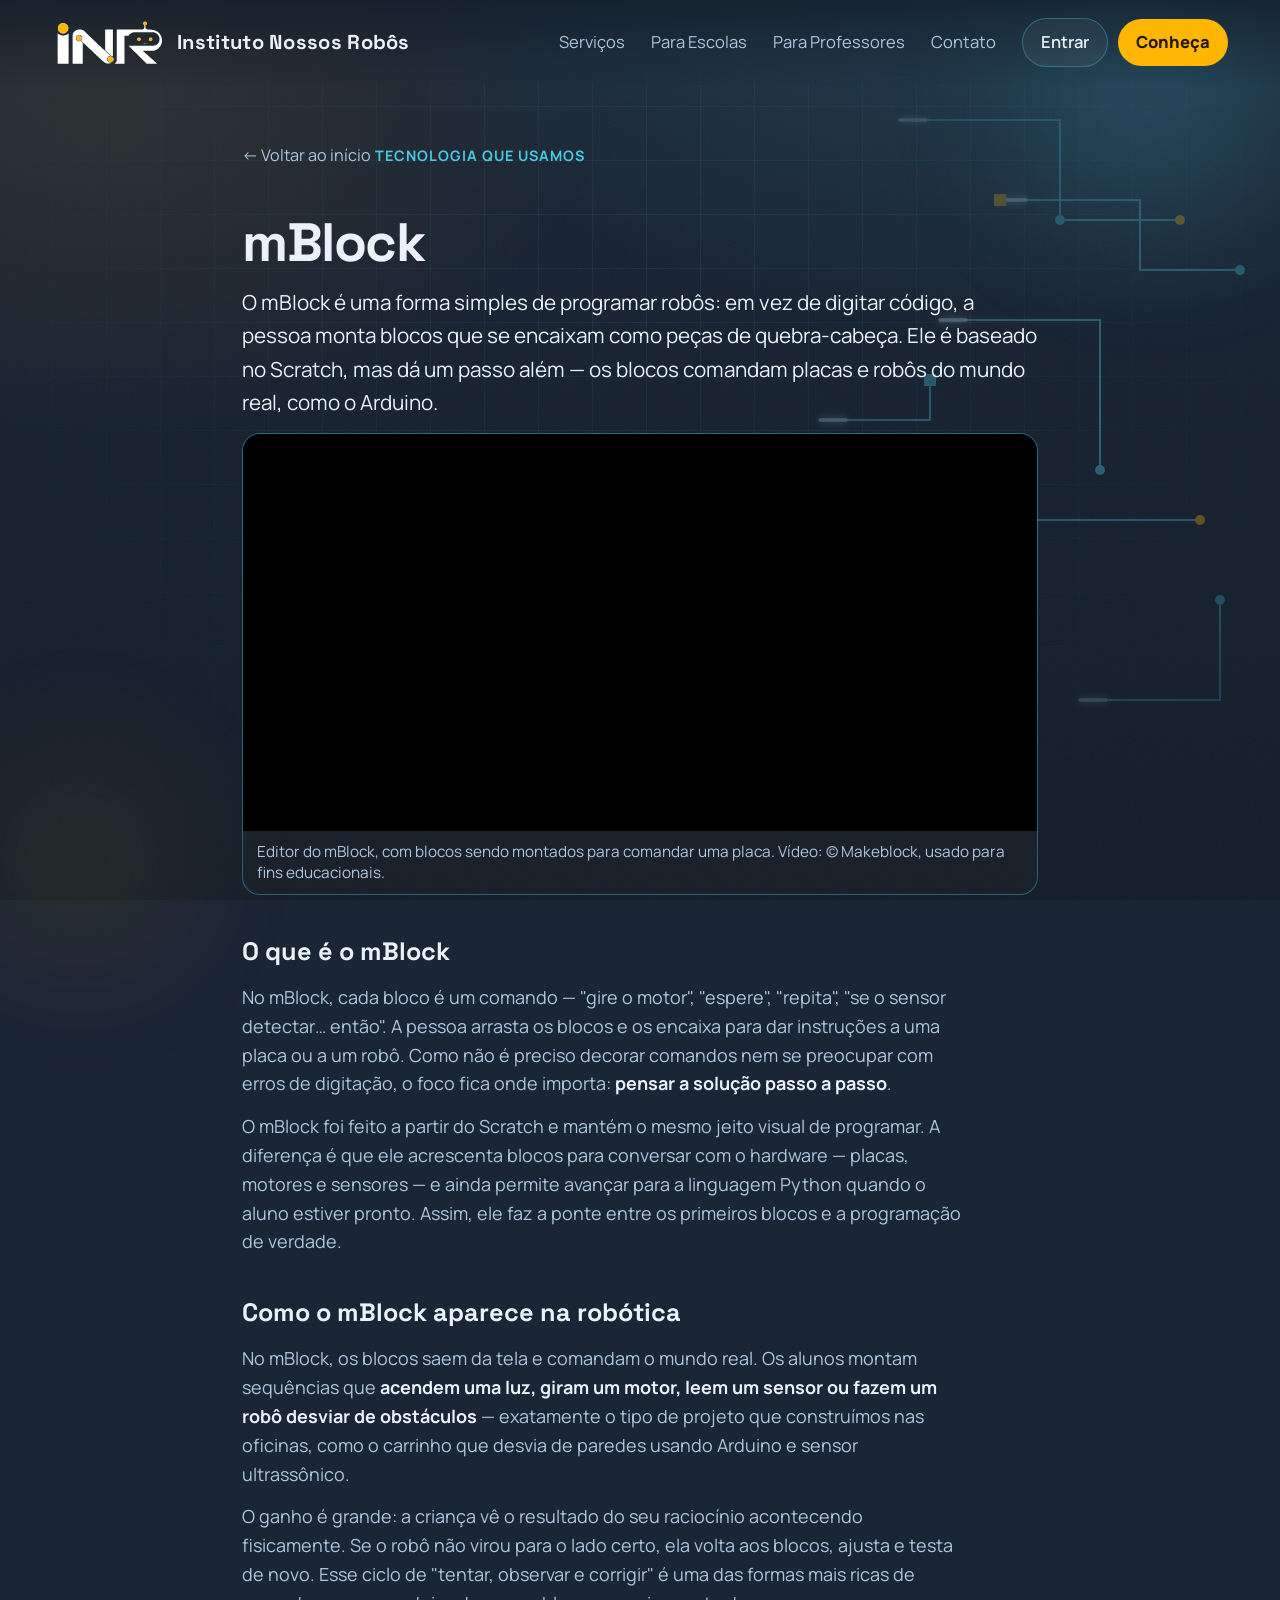
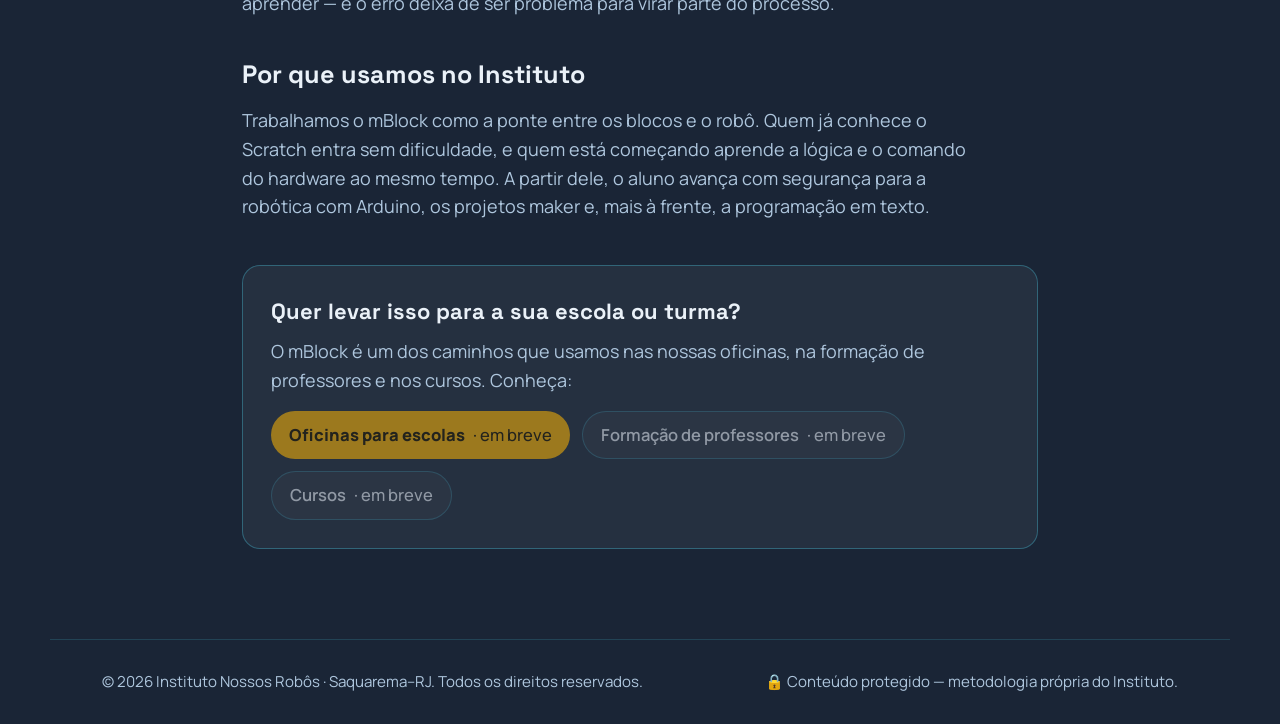
<file: mblock.html>
<!DOCTYPE html>
<html lang="pt-BR">
<head>
<meta charset="utf-8">
<meta name="viewport" content="width=device-width, initial-scale=1">

<!--
  ===========================================================================
  INSTITUTO NOSSOS ROBÔS — PÁGINA DE CONTEÚDO: mBLOCK
  camada ABERTA (indexável)  ·  aparência em assets/estilo.css
  Os links de "serviços" estão RESERVADOS (href="#") até criarmos as páginas.
  ===========================================================================
-->

<title>O que é mBlock e como usamos na robótica — Instituto Nossos Robôs</title>
<meta name="description" content="mBlock é a programação em blocos voltada para a robótica, baseada no Scratch. Veja, de forma simples, o que é e como ele comanda placas e robôs nas oficinas do Instituto Nossos Robôs.">
<link rel="canonical" href="https://institutonossosrobos.com.br/mblock.html">
<meta name="robots" content="index, follow">

<meta property="og:type" content="article">
<meta property="og:site_name" content="Instituto Nossos Robôs">
<meta property="og:title" content="O que é mBlock e como usamos na robótica">
<meta property="og:description" content="Entenda, de forma simples, o que é o mBlock e como ele comanda placas e robôs.">
<meta property="og:url" content="https://institutonossosrobos.com.br/mblock.html">
<meta property="og:locale" content="pt_BR">

<link rel="preconnect" href="https://fonts.googleapis.com">
<link rel="preconnect" href="https://fonts.gstatic.com" crossorigin>
<link href="https://fonts.googleapis.com/css2?family=Space+Grotesk:wght@500;700&family=Manrope:wght@400;500;600;700&display=swap" rel="stylesheet">

<script type="application/ld+json">
{"@context":"https://schema.org","@type":"Article","headline":"O que é mBlock e como usamos na robótica","inLanguage":"pt-BR","about":"mBlock e robótica educacional","publisher":{"@type":"Organization","name":"Instituto Nossos Robôs"}}
</script>
<style>
/* ===========================================================================
   INSTITUTO NOSSOS ROBÔS — FOLHA DE ESTILO CENTRAL (estilo.css)
   ---------------------------------------------------------------------------
   IDENTIDADE VISUAL OFICIAL (definida em 2026-05-22):
   • Paleta "Acolhimento Pedagógico & Inovação" — regra 60-30-10:
       60% fundo .......... Azul Sereno    #1A2536
       30% estrutura ...... Azul Turquesa  #48CAE4  (painéis derivados em #22384F)
       10% destaque/CTA ... Ouro/Calêndula #FFB703
   • Fontes: Space Grotesk (títulos) + Manrope (texto)
   • Texto base: 18px

   Este arquivo controla a aparência de TODAS as páginas.
   Para mudar a identidade do site inteiro, edite AQUI.
   Cada página deve incluir no <head>:  <link rel="stylesheet" href="assets/estilo.css">
   (mantenha a página e a pasta "assets" juntas para funcionar offline.)
   =========================================================================== */

:root{
  --bg:#1A2536;          /* 60% fundo  */
  --bg-2:#131d29;        /* fundo mais profundo (gradiente/rodapé) */
  --panel:#22384F;       /* 30% estrutura: barras, cartões, ícones */
  --surface:rgba(255,255,255,.05);
  --line:rgba(72,202,228,.18);
  --line-strong:rgba(72,202,228,.34);
  --text:#EAF1F8;
  --muted:#AEC6DD;
  --turq:#48CAE4;        /* turquesa (acento/estrutura) */
  --turq-deep:#2BA6CC;   /* turquesa mais fundo (gradientes) */
  --ouro:#FFB703;        /* 10% destaque/CTA */
  --accent:var(--turq);  /* acento geral = turquesa */
  --maxw:1180px;
  --font-display:"Space Grotesk",ui-sans-serif,system-ui,"Segoe UI",sans-serif;
  --font-body:"Manrope",ui-sans-serif,system-ui,"Segoe UI",sans-serif;
}
html{scroll-behavior:smooth;font-size:112.5%}   /* base 18px */
*{box-sizing:border-box;margin:0;padding:0}
body{font-family:var(--font-body);background:var(--bg);color:var(--text);
  line-height:1.6;-webkit-font-smoothing:antialiased;overflow-x:hidden}
a{color:inherit;text-decoration:none}
::selection{background:var(--turq);color:#04121f}

/* ---------- atmosfera de fundo ---------- */
.bg-fx{position:fixed;inset:0;z-index:-2;overflow:hidden;background:
    radial-gradient(1100px 700px at 78% -10%, rgba(72,202,228,.16), transparent 60%),
    radial-gradient(900px 600px at 8% 12%, rgba(255,183,3,.08), transparent 55%),
    linear-gradient(180deg,var(--bg),var(--bg-2))}
.bg-fx::before{content:"";position:absolute;inset:-2px;
  background-image:linear-gradient(var(--line) 1px,transparent 1px),
                   linear-gradient(90deg,var(--line) 1px,transparent 1px);
  background-size:54px 54px;
  -webkit-mask-image:radial-gradient(circle at 50% 28%,#000 0%,transparent 78%);
          mask-image:radial-gradient(circle at 50% 28%,#000 0%,transparent 78%);
  opacity:.5}
.orb{position:fixed;border-radius:50%;filter:blur(70px);z-index:-1;opacity:.45;
  animation:float 16s ease-in-out infinite}
.orb.a{width:380px;height:380px;background:radial-gradient(circle,rgba(72,202,228,.5),transparent 70%);top:-90px;right:-60px}
.orb.b{width:320px;height:320px;background:radial-gradient(circle,rgba(255,183,3,.28),transparent 70%);bottom:-120px;left:-80px;animation-delay:-6s}
@keyframes float{0%,100%{transform:translateY(0)}50%{transform:translateY(26px)}}
.grain{position:fixed;inset:0;z-index:-1;pointer-events:none;opacity:.04;
  background-image:url("data:image/svg+xml;utf8,<svg xmlns='http://www.w3.org/2000/svg' width='120' height='120'><filter id='n'><feTurbulence type='fractalNoise' baseFrequency='0.9' numOctaves='2'/></filter><rect width='100%25' height='100%25' filter='url(%23n)'/></svg>")}

/* ---------- traço gráfico autoral: MESCLA A+B (placa PCB + nós acesos pulsando) ---------- */
.circuit{position:fixed;inset:0;z-index:-1;pointer-events:none;overflow:hidden}
.circuit svg{position:absolute;inset:0;width:100%;height:100%;opacity:.42;
  -webkit-mask-image:radial-gradient(1200px 800px at 88% 45%,#000,transparent 70%);
          mask-image:radial-gradient(1200px 800px at 88% 45%,#000,transparent 70%)}
/* feixe (laser) percorrendo as trilhas do circuito */
.circuit .beam path{stroke-dasharray:26 1200;stroke-dashoffset:0;animation:beamRun 3.6s linear infinite}
@keyframes beamRun{from{stroke-dashoffset:0}to{stroke-dashoffset:-1226}}
.circuit .beam .b2{animation-duration:4.2s;animation-delay:-1s}
.circuit .beam .b3{animation-duration:3.2s;animation-delay:-2s}
.circuit .beam .b4{animation-duration:4.6s;animation-delay:-.5s}
.circuit .beam .b5{animation-duration:3.8s;animation-delay:-2.5s}
.circuit .beam .b6{animation-duration:3s;animation-delay:-1.5s}

/* ---------- header ---------- */
header{position:fixed;top:0;left:0;right:0;z-index:50;gap:12px 14px;flex-wrap:wrap;
  display:flex;align-items:center;
  padding:18px clamp(18px,5vw,52px);
  backdrop-filter:blur(10px);background:linear-gradient(180deg,rgba(19,29,41,.72),transparent)}
.brand{order:1;display:flex;align-items:center;gap:11px;min-width:0;font-family:var(--font-display);
  font-weight:700;letter-spacing:.3px;font-size:1.05rem}
.brand .mark{width:30px;height:30px;border-radius:8px;position:relative;flex:0 0 auto;
  background:conic-gradient(from 200deg,var(--turq),var(--ouro),var(--turq));
  box-shadow:0 0 18px rgba(72,202,228,.5)}
.brand .mark::after{content:"";position:absolute;inset:6px;border-radius:4px;background:var(--bg)}
.brand .mark::before{content:"";position:absolute;inset:11px;border-radius:50%;background:var(--turq);z-index:1}
/* logos iNR — cabeçalho (compacto, só o monograma) + hero (completo) */
.inr-logo{overflow:hidden}
.brand-logo{height:48px;width:auto;display:block}
.brand-name{order:2;font-family:var(--font-display);font-weight:700;letter-spacing:.3px;font-size:1.12rem;color:var(--text);white-space:nowrap}
.inr-logo .eye{transform-box:fill-box;transform-origin:center;animation:eyeBlink 4.5s ease-in-out infinite}
@keyframes eyeBlink{0%,92%,100%{transform:scaleY(1)}96%{transform:scaleY(.08)}}
.inr-logo .i-dot{animation:iDotPulse 2.6s ease-in-out infinite}
@keyframes iDotPulse{0%,100%{fill:#FFB703}50%{fill:#FFFFFF}}
nav{order:3;margin-left:auto;display:flex;align-items:center;gap:26px}
nav a.link{font-size:.92rem;color:var(--muted);transition:color .2s}
nav a.link:hover{color:var(--text)}
.btn{font-family:var(--font-body);font-weight:600;font-size:.92rem;cursor:pointer;
  border:1px solid var(--line-strong);background:var(--surface);color:var(--text);
  padding:10px 18px;border-radius:999px;transition:.22s;display:inline-flex;align-items:center;gap:8px}
.btn:hover{border-color:var(--turq);box-shadow:0 0 0 3px rgba(72,202,228,.12);transform:translateY(-1px)}
.btn.primary{background:var(--ouro);border:none;color:#241a00;font-weight:800}
.btn.primary:hover{box-shadow:0 8px 30px rgba(255,183,3,.4)}
/* clique: sem o realce azul do toque (Android) — o botão apenas afunda */
a,.btn,.fc-link,button{-webkit-tap-highlight-color:transparent}
.btn:active{transform:translateY(2px) scale(.99);box-shadow:none}
.btn.primary:active{transform:translateY(2px) scale(.99);box-shadow:0 4px 14px rgba(255,183,3,.28)}
.nav-cta{display:flex;gap:10px;align-items:center}
.menu-links{display:flex;gap:26px;align-items:center}

/* ---------- hero ---------- */
.hero{position:relative;min-height:100svh;display:flex;align-items:center;
  padding:130px clamp(18px,5vw,52px) 70px;overflow:hidden}
.hero-video-wrap{position:absolute;inset:0;z-index:-1;overflow:hidden}
#bgVideo{position:absolute;inset:0;width:100%;height:100%;object-fit:cover;opacity:.3}
.hero-video-wrap::after{content:"";position:absolute;inset:0;
  background:linear-gradient(90deg,var(--bg) 8%,rgba(26,37,54,.55) 55%,rgba(26,37,54,.2))}
.hero-inner{max-width:var(--maxw);margin:0 auto;width:100%;
  display:grid;grid-template-columns:1.05fr .95fr;gap:48px;align-items:center}
.hero-copy{min-width:0}
.eyebrow{display:inline-flex;align-items:center;gap:9px;font-size:.8rem;font-weight:600;
  letter-spacing:.14em;text-transform:uppercase;color:var(--turq);
  border:1px solid var(--line-strong);padding:7px 15px;border-radius:999px;background:rgba(72,202,228,.07)}
.eyebrow .dot{width:7px;height:7px;border-radius:50%;background:var(--ouro);box-shadow:0 0 10px var(--ouro)}
h1{font-family:var(--font-display);font-weight:700;line-height:1.04;
  font-size:clamp(2.5rem,6.4vw,5rem);letter-spacing:-1.5px;margin:22px 0 0;max-width:15ch}
h1 .grad{color:var(--ouro);animation:wordPulse 2.8s ease-in-out infinite}
@keyframes wordPulse{0%,100%{color:#FFFFFF}50%{color:var(--ouro)}}
.sub{margin-top:22px;max-width:54ch;font-size:clamp(1.05rem,1.7vw,1.2rem);color:var(--muted)}
.hero-cta{margin-top:34px;display:flex;flex-wrap:wrap;gap:14px}
.btn.lg{padding:14px 26px;font-size:1rem}
.play-ic{width:22px;height:22px;border-radius:50%;background:var(--turq);color:#04121f;
  display:grid;place-items:center;font-size:.6rem}
.trust{margin-top:20px;display:flex;align-items:center;gap:10px;color:var(--muted);font-size:.86rem}
.trust .ln{width:30px;height:1px;background:var(--line-strong)}

/* chips de público (substância sob o CTA) */
/* cartões de ícone (ícone grande centralizado + rótulo embaixo) — ref. anexo */
.hero-chips{margin-top:28px;display:grid;grid-template-columns:repeat(4,1fr);gap:14px;max-width:560px}
.chip{display:flex;flex-direction:column;align-items:center;justify-content:center;gap:12px;text-align:center;
  font-size:.92rem;font-weight:600;color:var(--text);
  background:var(--surface);border:1px solid var(--line-strong);padding:20px 12px;border-radius:16px;transition:.24s}
.chip:hover{transform:translateY(-3px);border-color:var(--turq);box-shadow:0 16px 40px -24px rgba(72,202,228,.5)}
.chip svg{width:48px;height:48px;flex:0 0 auto;transition:transform .28s ease;overflow:visible}
.chip:hover svg{transform:translateY(-3px)}
.btn .bi{width:20px;height:20px;flex:0 0 auto}
.btn.primary .bi{width:26px;height:26px;padding:4px;border-radius:50%;background:#1A2536;
  transition:transform .3s ease}
.btn.primary:hover .bi{transform:rotate(-6deg) scale(1.06)}

/* entrada suave (pop em cascata) */
@keyframes iconPop{from{opacity:0;transform:translateY(8px) scale(.85)}to{opacity:1;transform:none}}
.chip svg{animation:iconPop .6s cubic-bezier(.2,.7,.2,1) both}
.chip:nth-child(2) svg{animation-delay:.1s}
.chip:nth-child(3) svg{animation-delay:.2s}
.chip:nth-child(4) svg{animation-delay:.3s}

/* animações internas dos ícones */
.ic-escola .door{transform-box:view-box;transform-origin:112px 185px;animation:doorSwing 4.5s ease-in-out infinite}
@keyframes doorSwing{0%,22%{transform:scaleX(1)}48%,58%{transform:scaleX(.12)}86%,100%{transform:scaleX(1)}}
.ic-prof .scrl{animation:scrnBlink 2.4s ease-in-out infinite}
.ic-prof .s2{animation-delay:.4s} .ic-prof .s3{animation-delay:.8s}
@keyframes scrnBlink{0%,100%{opacity:.2}50%{opacity:1}}
.ic-cert .lupa{transform-box:view-box;animation:lupaPan 4s ease-in-out infinite}
@keyframes lupaPan{0%{transform:translate(0,0)}50%{transform:translate(34px,26px)}100%{transform:translate(0,0)}}
.ic-cursos .tassel{transform-box:view-box;transform-origin:216px 108px;animation:tasselSwing 3s ease-in-out infinite}
@keyframes tasselSwing{0%,100%{transform:rotate(7deg)}50%{transform:rotate(-7deg)}}

/* visual da hero (device estilizado + etiquetas flutuantes) */
.hero-visual{position:relative;display:grid;place-items:center;min-width:0;min-height:360px}
.hero-visual .screen{width:min(360px,86%);border-radius:22px;border:1px solid var(--line-strong);
  background:linear-gradient(180deg,rgba(34,56,79,.92),rgba(19,29,41,.88));overflow:hidden;transform:rotate(-2deg);
  box-shadow:0 30px 80px -30px rgba(0,0,0,.7),0 0 0 6px rgba(72,202,228,.05)}
.screen-top{display:flex;gap:7px;padding:14px 16px;border-bottom:1px solid var(--line);background:rgba(0,0,0,.22)}
.dotr{width:11px;height:11px;border-radius:50%;background:#3a536e}
.dotr:nth-child(1){background:var(--ouro)} .dotr:nth-child(2){background:var(--turq)}
.screen-body{padding:32px 26px;display:grid;gap:24px;place-items:center}
.robot{font-size:5rem;line-height:1;filter:drop-shadow(0 12px 26px rgba(72,202,228,.35))}
.bars{width:100%;display:grid;gap:12px}
.bar{height:12px;border-radius:99px;background:rgba(255,255,255,.07);overflow:hidden}
.bar span{display:block;height:100%;border-radius:99px;background:linear-gradient(90deg,var(--turq),var(--ouro))}
.float-chip{position:absolute;animation:float 7s ease-in-out infinite}
.fc-link{display:inline-block;font-size:.78rem;font-weight:700;padding:8px 13px;border-radius:99px;
  background:var(--panel);border:1px solid var(--line-strong);color:var(--text);text-decoration:none;
  box-shadow:0 12px 30px -12px rgba(0,0,0,.6);
  transition:transform .12s ease, box-shadow .25s ease, border-color .25s ease, background .25s ease, color .25s ease}
.fc-link:hover{border-color:var(--turq);color:#fff;background:var(--surface);
  box-shadow:0 0 0 1px var(--turq), 0 0 18px 3px rgba(72,202,228,.55)}
.fc-link:active{transform:translateY(3px) scale(.97);box-shadow:0 4px 10px -6px rgba(0,0,0,.6)}
.float-chip.c-a{top:4%;left:-2%}
.float-chip.c-b{bottom:12%;left:4%;animation-delay:-2.5s}
.float-chip.c-c{top:20%;right:-2%;animation-delay:-4.5s}
.float-chip.c-d{bottom:3%;right:1%;animation-delay:-1.2s}
.float-chip.c-e{top:48%;left:-5%;animation-delay:-3.6s}
.float-chip.c-f{bottom:36%;right:-4%;animation-delay:-5.5s}

/* vídeo dentro do retângulo (mudo/loop + botão com som) */
.screen-stage{position:relative;aspect-ratio:16/10;display:grid;place-items:center;overflow:hidden;
  background:radial-gradient(160px 160px at 50% 42%,rgba(72,202,228,.18),transparent),linear-gradient(180deg,#1b2c40,#0f1923)}
.hero-vid{position:absolute;inset:0;width:100%;height:100%;object-fit:cover}
.vid-fallback{position:absolute;z-index:1;color:var(--muted);font-size:.85rem;font-weight:600}
.vid-play{position:relative;z-index:2;width:64px;height:64px;border-radius:50%;border:none;cursor:pointer;
  background:var(--ouro);color:#241a00;font-size:1.25rem;display:grid;place-items:center;
  box-shadow:0 10px 30px -8px rgba(255,183,3,.6);transition:transform .2s}
.vid-play:hover{transform:scale(1.08)}

/* seta de rolar */
.scroll-cue{position:absolute;left:50%;bottom:16px;transform:translateX(-50%);
  width:42px;height:42px;border-radius:50%;border:1px solid var(--line-strong);
  display:grid;place-items:center;color:var(--turq);font-size:1.4rem;background:rgba(255,255,255,.03);
  animation:bob 1.8s ease-in-out infinite}
@keyframes bob{0%,100%{transform:translate(-50%,0)}50%{transform:translate(-50%,7px)}}

/* ---------- serviços ---------- */
.services{position:relative;max-width:var(--maxw);margin:0 auto;
  padding:10px clamp(18px,5vw,52px) 90px}
.services h2{font-family:var(--font-display);font-weight:700;font-size:clamp(1.4rem,3vw,2rem);
  letter-spacing:-.5px;margin-bottom:6px}
.services .lead{color:var(--muted);margin-bottom:34px;max-width:60ch}
.cards{display:grid;gap:20px;grid-template-columns:repeat(3,1fr)}
.card{position:relative;border:1px solid var(--line);border-radius:18px;
  background:linear-gradient(180deg,rgba(34,56,79,.85),rgba(34,56,79,.45));
  padding:30px 26px;overflow:hidden;transition:.28s}
.card::before{content:"";position:absolute;inset:0 0 auto 0;height:2px;
  background:linear-gradient(90deg,transparent,var(--turq),transparent);opacity:0;transition:.3s}
.card:hover{transform:translateY(-6px);border-color:var(--line-strong);
  box-shadow:0 24px 60px -28px rgba(72,202,228,.45)}
.card:hover::before{opacity:1}
.card .ic{width:75px;height:75px;border-radius:18px;display:grid;place-items:center;margin-bottom:18px;
  background:rgba(72,202,228,.10);border:1px solid var(--line-strong)}
.card .ic svg{width:50px;height:50px;display:block;overflow:visible}
/* robô <-> placa de circuito (alterna) */
.ic-robot .robot{animation:swapRobot 5s ease-in-out infinite}
.ic-robot .board{opacity:0;animation:swapBoard 5s ease-in-out infinite}
@keyframes swapRobot{0%,42%{opacity:1}50%,92%{opacity:0}100%{opacity:1}}
@keyframes swapBoard{0%,42%{opacity:0}50%,92%{opacity:1}100%{opacity:0}}
.ic-robot .eyes{transform-box:fill-box;transform-origin:center;animation:svcBlink 5s ease-in-out infinite}
@keyframes svcBlink{0%,18%,38%,100%{transform:scaleY(1)}28%{transform:scaleY(.1)}}
/* formação: escreve, apaga, reescreve */
.ic-teacher .ln, .ic-lousa .ln{stroke-dasharray:30;stroke-dashoffset:0;animation:writeLine 4.5s ease-in-out infinite}
.ic-teacher .l2, .ic-lousa .l2{animation-delay:.5s}
.ic-teacher .l3, .ic-lousa .l3{animation-delay:1s}
@keyframes writeLine{0%{stroke-dashoffset:30}30%{stroke-dashoffset:0}70%{stroke-dashoffset:0}80%,100%{stroke-dashoffset:-30}}
/* certificação: selo troca ouro <-> branco */
.ic-cert2 .seal *{animation:sealColor 2.4s ease-in-out infinite}
@keyframes sealColor{0%,100%{stroke:#FFB703}50%{stroke:#FFFFFF}}
.card h3{font-family:var(--font-display);font-weight:700;font-size:1.18rem;margin-bottom:10px}
.card p{color:var(--muted);font-size:.95rem}
.card .more{margin-top:16px;display:inline-flex;align-items:center;gap:7px;color:var(--turq);
  font-weight:600;font-size:.9rem}
.card .more svg{transition:transform .2s}
.card:hover .more svg{transform:translateX(4px)}

/* ---------- selo (metodologia como assinatura, nunca como produto) ---------- */
.seal{margin-top:38px;display:flex;align-items:center;justify-content:center;gap:14px;
  text-align:center;flex-wrap:wrap;padding:20px 24px;border:1px solid var(--line);border-radius:16px;
  background:linear-gradient(90deg,rgba(72,202,228,.07),rgba(255,183,3,.06));color:var(--muted);font-size:.96rem}
.seal b{color:var(--text);font-family:var(--font-display);font-weight:700}
.seal .badge{width:36px;height:36px;border-radius:10px;display:grid;place-items:center;flex:0 0 auto;
  background:rgba(72,202,228,.14);border:1px solid var(--line-strong);color:var(--turq);font-size:1.1rem}

/* ---------- footer ---------- */
footer{border-top:1px solid var(--line);padding:30px clamp(18px,5vw,52px);
  display:flex;flex-wrap:wrap;gap:14px;justify-content:space-between;align-items:center;
  color:var(--muted);font-size:.84rem;max-width:var(--maxw);margin:0 auto}
footer .lock{display:inline-flex;align-items:center;gap:7px}

/* ---------- modal vídeo ---------- */
.modal{position:fixed;inset:0;z-index:100;display:none;place-items:center;
  background:rgba(10,16,24,.84);backdrop-filter:blur(6px);padding:24px}
.modal.open{display:grid;animation:fade .25s ease}
@keyframes fade{from{opacity:0}to{opacity:1}}
.modal-box{width:min(900px,100%);aspect-ratio:16/9;border-radius:16px;overflow:hidden;
  border:1px solid var(--line-strong);background:#000;position:relative;
  box-shadow:0 30px 80px -20px rgba(0,0,0,.7)}
.modal-box iframe,.modal-box video{width:100%;height:100%;border:0;display:block}
.vid-placeholder{position:absolute;inset:0;display:grid;place-items:center;text-align:center;
  color:var(--muted);background:
    radial-gradient(600px 300px at 50% 0,rgba(72,202,228,.18),transparent),var(--bg-2);padding:24px}
.vid-placeholder .pic{width:64px;height:64px;border-radius:50%;background:rgba(72,202,228,.16);
  border:1px solid var(--line-strong);display:grid;place-items:center;margin:0 auto 14px;font-size:1.4rem}
.modal-close{position:absolute;top:-46px;right:0;background:var(--surface);border:1px solid var(--line-strong);
  color:var(--text);width:38px;height:38px;border-radius:50%;cursor:pointer;font-size:1.1rem}
.modal-close:hover{border-color:var(--turq)}

/* ---------- reveal ---------- */
.reveal{opacity:0;transform:translateY(22px);animation:rise .8s cubic-bezier(.2,.7,.2,1) forwards}
@keyframes rise{to{opacity:1;transform:none}}
.d1{animation-delay:.05s}.d2{animation-delay:.16s}.d3{animation-delay:.28s}
.d4{animation-delay:.4s}.d5{animation-delay:.52s}.d6{animation-delay:.64s}

/* ---------- como funciona (passos) ---------- */
.band{position:relative;padding:20px clamp(18px,5vw,52px)}
.band-inner{max-width:var(--maxw);margin:0 auto}
.band h2{font-family:var(--font-display);font-weight:700;font-size:clamp(1.4rem,3vw,2rem);letter-spacing:-.5px;margin-bottom:6px}
.band .lead{color:var(--muted);margin-bottom:34px;max-width:60ch}
.steps{display:grid;gap:20px;grid-template-columns:repeat(3,1fr)}
.step{position:relative;border:1px solid var(--line);border-radius:16px;
  background:linear-gradient(180deg,rgba(34,56,79,.6),rgba(34,56,79,.28));padding:28px 24px}
.step .num{display:inline-grid;place-items:center;width:42px;height:42px;border-radius:12px;
  font-family:var(--font-display);font-weight:700;font-size:1.2rem;color:#241a00;background:var(--ouro);margin-bottom:16px}
.step h3{font-family:var(--font-display);font-weight:700;font-size:1.12rem;margin-bottom:8px}
.step p{color:var(--muted);font-size:.95rem}

/* ---------- dois caminhos ---------- */
.paths{display:grid;gap:20px;grid-template-columns:repeat(2,1fr)}
.path{border:1px solid var(--line);border-radius:18px;
  background:linear-gradient(180deg,rgba(34,56,79,.85),rgba(34,56,79,.45));padding:34px 30px;transition:.28s}
.path:hover{transform:translateY(-5px);border-color:var(--line-strong);box-shadow:0 24px 60px -28px rgba(72,202,228,.4)}
.path .ic{width:54px;height:54px;border-radius:14px;display:grid;place-items:center;margin-bottom:18px;
  background:rgba(72,202,228,.12);border:1px solid var(--line-strong);font-size:1.5rem}
.path h3{font-family:var(--font-display);font-weight:700;font-size:1.3rem;margin-bottom:10px}
.path p{color:var(--muted);margin-bottom:22px}

/* ---------- chamada final ---------- */
.cta-final{padding:30px clamp(18px,5vw,52px) 80px}
.cta-box{max-width:var(--maxw);margin:0 auto;text-align:center;border-radius:22px;padding:54px 28px;
  border:1px solid var(--line-strong);
  background:radial-gradient(700px 300px at 50% 0,rgba(72,202,228,.16),transparent),
             linear-gradient(180deg,rgba(34,56,79,.7),rgba(19,29,41,.6))}
.cta-box h2{font-family:var(--font-display);font-weight:700;font-size:clamp(1.6rem,3.5vw,2.4rem);margin-bottom:12px}
.cta-box p{color:var(--muted);max-width:48ch;margin:0 auto 26px}

/* ---------- cursos (caminhos + modalidade) ---------- */
.courses{display:grid;gap:20px;grid-template-columns:repeat(2,1fr)}
.course{position:relative;border:1px solid var(--line);border-radius:18px;
  background:linear-gradient(180deg,rgba(34,56,79,.85),rgba(34,56,79,.45));padding:30px 28px;transition:.28s}
.course:hover{transform:translateY(-5px);border-color:var(--line-strong);box-shadow:0 24px 60px -28px rgba(72,202,228,.4)}
.course .ic{width:52px;height:52px;border-radius:14px;display:grid;place-items:center;margin-bottom:16px;
  background:rgba(72,202,228,.12);border:1px solid var(--line-strong);font-size:1.45rem}
.course .ic svg, .path .ic svg{width:36px;height:36px;display:block;overflow:visible}
/* foguete: chama tremula + leve sobe-desce */
.ic-rocket{transform-box:fill-box;transform-origin:center;animation:rocketBob 3.4s ease-in-out infinite}
@keyframes rocketBob{0%,100%{transform:translateY(1px)}50%{transform:translateY(-2px)}}
.ic-rocket .flame{transform-box:fill-box;transform-origin:top center;animation:flame .5s ease-in-out infinite alternate}
@keyframes flame{0%{transform:scaleY(.65);opacity:.65}100%{transform:scaleY(1.15);opacity:1}}
/* lâmpada: brilho pulsa */
.ic-bulb .glow{transform-box:fill-box;transform-origin:center;animation:bulbGlow 2.2s ease-in-out infinite}
@keyframes bulbGlow{0%,100%{opacity:.3}50%{opacity:1}}
.course h3{font-family:var(--font-display);font-weight:700;font-size:1.22rem;margin-bottom:8px}
.course p{color:var(--muted);font-size:.95rem;margin-bottom:16px}
.course .tracks{display:flex;flex-wrap:wrap;gap:8px;margin-bottom:6px}
.course .tracks .t{font-size:.8rem;font-weight:600;color:var(--text);background:rgba(72,202,228,.1);
  border:1px solid var(--line-strong);padding:6px 12px;border-radius:999px}
.modes{margin-top:30px;display:flex;align-items:center;justify-content:center;gap:14px;flex-wrap:wrap;
  color:var(--muted);font-size:.9rem}
.modes .m{display:inline-flex;align-items:center;gap:8px;font-weight:600;color:var(--text)}
.modes .sep{width:5px;height:5px;border-radius:50%;background:var(--line-strong)}

@media (max-width:880px){
  .menu-links{display:none}
  header{padding:14px 16px}
  .brand-logo{height:42px}
  nav{order:2}
  .brand-name{order:3;flex-basis:100%;width:100%;font-size:1rem;white-space:normal}
  .hero-inner{grid-template-columns:1fr;gap:30px}
  .hero-visual{min-height:280px;order:2}
  .hero-chips{max-width:none;grid-template-columns:repeat(2,1fr)}
  .scroll-cue{display:none}
  .cards{grid-template-columns:1fr}
  .courses{grid-template-columns:1fr}
  .steps{grid-template-columns:1fr}
  .paths{grid-template-columns:1fr}
  .hero-video-wrap::after{background:linear-gradient(180deg,rgba(26,37,54,.55),var(--bg))}
}
@media (prefers-reduced-motion:reduce){
  *{animation:none!important;scroll-behavior:auto}
  .reveal{opacity:1;transform:none}
}

/* ============================================================
   PÁGINAS DE CONTEÚDO (ex.: Scratch, Arduino, IA…) — camada aberta
   ============================================================ */
.page{max-width:840px;margin:0 auto;padding:140px 22px 90px;position:relative;z-index:1}
.page .back{display:inline-flex;align-items:center;gap:6px;color:var(--muted);text-decoration:none;font-size:.9rem;margin-bottom:22px}
.page .back:hover{color:var(--turq)}
.page .kicker{display:inline-block;color:var(--turq);font-weight:700;font-size:.8rem;letter-spacing:1px;text-transform:uppercase;margin-bottom:10px}
.page h1{font-family:var(--font-display);font-weight:700;font-size:clamp(2rem,5vw,3rem);line-height:1.1;margin-bottom:14px}
.page .lead{font-size:1.15rem;color:var(--text);margin-bottom:14px;max-width:62ch}
.page h2{font-family:var(--font-display);font-weight:700;font-size:1.4rem;margin:36px 0 12px}
.page p{color:var(--muted);margin-bottom:14px;max-width:66ch}
.page ul{color:var(--muted);margin:0 0 16px 0;padding-left:20px;display:flex;flex-direction:column;gap:8px;max-width:66ch}
.page strong{color:var(--text)}
.callout{margin-top:44px;border:1px solid var(--line-strong);background:var(--surface);border-radius:18px;padding:28px}
.callout h3{font-family:var(--font-display);font-weight:700;font-size:1.22rem;margin-bottom:8px}
.callout p{margin-bottom:16px}
.callout .row{display:flex;flex-wrap:wrap;gap:12px}
.btn.reserved{opacity:.55;cursor:not-allowed;pointer-events:none}
.btn.reserved::after{content:" · em breve";font-weight:500}

/* imagens em páginas de conteúdo */
.page-figure{margin:8px 0 28px;border-radius:18px;overflow:hidden;border:1px solid var(--line-strong);background:var(--surface)}
.page-figure img,.page-figure video{display:block;width:100%;height:auto;background:#000}
.page-figure figcaption{font-size:.85rem;color:var(--muted);padding:10px 14px;background:rgba(0,0,0,.22);line-height:1.4}

</style>
</head>
<body>

<div class="bg-fx"></div>
<div class="circuit" aria-hidden="true">
  <svg viewBox="0 0 1440 900" preserveAspectRatio="xMidYMid slice" fill="none">
    <defs>
      <filter id="beamGlow" x="-60%" y="-60%" width="220%" height="220%">
        <feGaussianBlur stdDeviation="4" result="b"/>
        <feMerge><feMergeNode in="b"/><feMergeNode in="SourceGraphic"/></feMerge>
      </filter>
    </defs>
    <g stroke="#48CAE4" stroke-width="2">
      <path d="M980 120 H1140 V220 H1260"/>
      <path d="M1020 320 H1180 V470"/>
      <path d="M1080 200 H1220 V270 H1320"/>
      <path d="M940 640 H1100 V520 H1280"/>
      <path d="M1160 700 H1300 V600"/>
      <path d="M900 420 H1010 V380"/>
    </g>
    <g class="beam" stroke="#BDF0FF" stroke-width="3.5" stroke-linecap="round" filter="url(#beamGlow)">
      <path class="b1" d="M980 120 H1140 V220 H1260"/>
      <path class="b2" d="M1020 320 H1180 V470"/>
      <path class="b3" d="M1080 200 H1220 V270 H1320"/>
      <path class="b4" d="M940 640 H1100 V520 H1280"/>
      <path class="b5" d="M1160 700 H1300 V600"/>
      <path class="b6" d="M900 420 H1010 V380"/>
    </g>
    <circle cx="1140" cy="220" r="5" fill="#48CAE4" stroke="none"/>
    <circle cx="1260" cy="220" r="5" fill="#FFB703" stroke="none"/>
    <circle cx="1180" cy="470" r="5" fill="#48CAE4" stroke="none"/>
    <circle cx="1320" cy="270" r="5" fill="#48CAE4" stroke="none"/>
    <circle cx="1280" cy="520" r="5" fill="#FFB703" stroke="none"/>
    <circle cx="1300" cy="600" r="5" fill="#48CAE4" stroke="none"/>
    <rect x="1074" y="194" width="12" height="12" fill="#FFB703" stroke="none"/>
    <rect x="1004" y="374" width="12" height="12" fill="#48CAE4" stroke="none"/>
  </svg>
</div>
<div class="orb a"></div><div class="orb b"></div>
<div class="grain"></div>
<header>
  <a href="home.html" class="brand" aria-label="Instituto Nossos Robôs"><svg class="inr-logo brand-logo" viewBox="447 300 690 298" xmlns="http://www.w3.org/2000/svg" role="img" aria-label="Instituto Nossos Robôs"><g id="logo_branco"><polygon fill="white" points="905,722 904,723 901,723 901,738 903,738 903,733 904,732 908,732 910,734 910,735 913,738 915,738 915,737 911,733 911,732 912,731 913,731 915,729 915,726 914,725 914,724 913,723 911,723 910,722" /><polygon fill="white" points="856,722 856,737 857,738 862,738 863,737 869,737 870,736 870,735 871,734 871,733 870,732 870,731 869,731 868,730 870,728 870,725 868,723 867,723 866,722" /><polygon fill="white" points="838,722 836,724 836,726 835,727 835,728 834,729 834,730 833,731 833,732 832,733 832,734 831,735 831,736 830,737 830,738 832,738 832,737 833,736 833,735 834,734 843,734 845,736 845,737 846,738 848,738 848,737 846,735 846,734 845,733 845,732 844,731 844,730 843,729 843,728 842,727 842,726 841,725 841,724 840,723 840,722" /><polygon fill="white" points="777,722 776,723 775,723 774,724 773,724 772,725 772,726 771,727 771,733 772,734 772,735 773,736 774,736 775,737 777,737 778,738 782,738 783,737 784,737 785,736 786,736 788,734 788,733 789,732 789,728 788,727 788,726 785,723 783,723 782,722" /><polygon fill="white" points="747,722 747,738 752,738 753,737 758,737 759,736 760,736 762,734 762,733 763,732 763,728 762,727 762,726 759,723 755,723 754,722" /><polygon fill="white" points="663,722 662,723 662,738 663,738 664,737 664,733 665,732 669,732 671,734 671,735 673,737 674,737 675,738 676,738 676,737 672,733 672,732 673,731 674,731 676,729 676,725 674,723 673,723 672,722 666,722 665,723 664,722" /><polygon fill="white" points="594,722 594,738 596,738 596,727 597,726 601,730 601,731 608,738 609,738 610,737 610,723 609,722 608,722 608,733 607,734 602,729 602,728 597,723 597,722" /><polygon fill="white" points="573,722 572,723 571,723 570,724 569,724 568,725 568,726 567,727 567,733 568,734 568,735 569,736 570,736 571,737 572,737 573,738 578,738 579,737 581,737 584,734 584,733 585,732 585,728 584,727 584,726 581,723 579,723 578,722" /><polygon fill="white" points="785,655 785,697 794,697 795,698 795,684 796,683 813,683 816,686 816,687 823,694 823,695 826,698 833,698 834,697 835,698 836,697 837,698 838,697 837,697 835,695 835,694 823,682 824,681 825,681 826,680 828,680 829,679 830,679 833,676 833,675 834,674 834,672 835,671 835,666 834,665 834,663 832,661 832,660 830,658 829,658 828,657 827,657 826,656 824,656 823,655" /><polygon fill="white" points="1066,654 1065,655 1060,655 1059,656 1058,656 1057,657 1056,657 1055,658 1054,658 1050,662 1050,663 1049,664 1049,670 1050,671 1050,672 1054,676 1055,676 1056,677 1058,677 1059,678 1061,678 1062,679 1068,679 1069,680 1074,680 1075,681 1080,681 1081,682 1083,682 1086,685 1086,687 1083,690 1082,690 1081,691 1076,691 1075,692 1072,692 1071,691 1064,691 1063,690 1060,690 1059,689 1057,689 1056,688 1054,688 1052,686 1051,686 1049,688 1049,689 1046,692 1047,693 1048,693 1049,694 1050,694 1051,695 1053,695 1054,696 1056,696 1057,697 1061,697 1062,698 1083,698 1084,697 1086,697 1087,696 1089,696 1091,694 1092,694 1094,692 1094,691 1095,690 1095,689 1096,688 1096,683 1095,682 1095,681 1094,680 1094,679 1092,677 1091,677 1090,676 1089,676 1088,675 1086,675 1085,674 1081,674 1080,673 1074,673 1073,672 1066,672 1065,671 1062,671 1059,668 1059,665 1062,662 1065,662 1066,661 1075,661 1076,662 1081,662 1082,663 1084,663 1085,664 1088,664 1089,665 1090,665 1091,664 1091,663 1093,661 1093,660 1094,659 1093,659 1092,658 1091,658 1090,657 1088,657 1087,656 1085,656 1084,655 1078,655 1077,654" /><polygon fill="white" points="999,654 998,655 995,655 994,656 991,656 990,657 988,657 986,659 985,659 978,666 978,667 977,668 977,669 976,670 976,674 975,675 975,677 976,678 976,682 977,683 977,684 978,685 978,686 979,687 979,688 984,693 985,693 986,694 987,694 988,695 989,695 990,696 991,696 992,697 995,697 996,698 1001,698 1002,699 1012,699 1013,698 1018,698 1019,697 1022,697 1023,696 1024,696 1025,695 1027,695 1029,693 1030,693 1037,686 1037,685 1038,684 1038,682 1039,681 1039,672 1038,671 1038,669 1037,668 1037,667 1036,666 1036,665 1031,660 1030,660 1028,658 1027,658 1026,657 1024,657 1023,656 1021,656 1020,655 1017,655 1016,654" /><polygon fill="white" points="913,654 912,655 912,673 913,674 913,677 912,678 912,697 913,698 952,698 953,697 957,697 958,696 960,696 961,695 962,695 966,691 966,690 967,689 967,683 966,682 966,681 965,680 965,679 964,678 963,678 962,677 961,677 959,675 963,671 963,669 964,668 964,663 963,662 963,661 959,657 958,657 957,656 955,656 954,655 948,655 947,654 946,654 945,655 914,655" /><polygon fill="white" points="866,654 865,655 861,655 860,656 858,656 857,657 856,657 855,658 854,658 851,661 850,661 848,663 848,664 846,666 846,667 845,668 845,670 844,671 844,681 845,682 845,684 846,685 846,686 847,687 847,688 852,693 853,693 855,695 856,695 857,696 858,696 859,697 861,697 862,698 868,698 869,699 876,699 877,698 882,698 883,697 885,697 886,696 888,696 889,695 890,695 892,693 893,693 897,689 897,688 899,686 899,685 900,684 900,683 901,682 901,671 900,670 900,668 899,667 899,666 897,664 897,663 893,659 892,659 891,658 890,658 889,657 888,657 887,656 885,656 884,655 880,655 879,654" /><polygon fill="white" points="722,654 721,655 718,655 717,656 716,656 715,657 714,657 713,658 712,658 709,661 709,663 708,664 708,670 709,671 709,672 710,673 710,674 711,675 712,675 713,676 714,676 715,677 716,677 717,678 720,678 721,679 725,679 726,680 732,680 733,681 737,681 738,682 739,682 740,683 740,684 741,685 741,687 738,690 737,690 736,691 733,691 732,692 729,692 728,691 722,691 721,690 719,690 718,689 717,689 716,688 715,688 714,687 713,687 712,686 711,686 709,688 709,689 706,692 706,693 708,693 709,694 710,694 711,695 712,695 713,696 715,696 716,697 719,697 720,698 727,698 728,699 733,699 734,698 739,698 740,697 742,697 743,696 744,696 747,693 748,693 748,692 749,691 749,690 750,689 750,681 745,676 744,676 743,675 741,675 740,674 737,674 736,673 731,673 730,672 724,672 723,671 721,671 720,670 719,670 718,669 718,665 721,662 723,662 724,661 731,661 732,662 736,662 737,663 739,663 740,664 742,664 743,665 744,665 746,663 746,662 748,660 748,659 747,658 746,658 745,657 744,657 743,656 741,656 740,655 735,655 734,654" /><polygon fill="white" points="666,654 665,655 662,655 661,656 659,656 658,657 657,657 656,658 655,658 648,665 648,666 647,667 647,669 646,670 646,673 645,674 645,678 646,679 646,683 647,684 647,685 648,686 648,687 649,688 649,689 653,693 654,693 656,695 657,695 658,696 659,696 660,697 662,697 663,698 667,698 668,699 675,699 676,698 681,698 682,697 684,697 685,696 686,696 687,695 688,695 689,694 690,694 696,688 696,687 697,686 697,685 698,684 698,682 699,681 699,672 698,671 698,668 697,667 697,666 695,664 695,663 690,658 689,658 688,657 687,657 686,656 684,656 683,655 680,655 679,654" /><polygon fill="white" points="611,654 610,655 607,655 606,656 604,656 603,657 602,657 597,662 597,664 596,665 596,669 597,670 597,672 601,676 602,676 603,677 604,677 605,678 607,678 608,679 612,679 613,680 620,680 621,681 624,681 625,682 626,682 628,684 628,685 629,686 628,687 628,688 626,690 625,690 624,691 611,691 610,690 607,690 606,689 604,689 603,688 602,688 600,686 598,686 598,687 596,689 596,690 594,692 595,693 596,693 597,694 598,694 599,695 600,695 601,696 603,696 604,697 607,697 608,698 615,698 616,699 619,699 620,698 626,698 627,697 629,697 630,696 631,696 632,695 633,695 637,691 637,689 638,688 638,682 637,681 637,680 633,676 632,676 631,675 629,675 628,674 625,674 624,673 620,673 619,672 613,672 612,671 610,671 609,670 608,670 606,668 606,665 609,662 612,662 613,661 619,661 620,662 624,662 625,663 627,663 628,664 630,664 631,665 632,665 635,662 635,661 637,659 636,659 635,658 634,658 633,657 632,657 631,656 629,656 628,655 622,655 621,654" /><polygon fill="white" points="561,654 560,655 557,655 556,656 554,656 552,658 551,658 548,661 548,663 547,664 547,670 548,671 548,672 552,676 553,676 554,677 555,677 556,678 558,678 559,679 563,679 564,680 571,680 572,681 575,681 579,685 579,687 576,690 575,690 574,691 569,691 568,692 567,691 560,691 559,690 557,690 556,689 555,689 554,688 553,688 552,687 551,687 550,686 549,686 548,687 548,688 545,691 545,693 546,693 547,694 548,694 549,695 551,695 552,696 553,696 554,697 557,697 558,698 565,698 566,699 570,699 571,698 576,698 577,697 579,697 580,696 581,696 582,695 583,695 586,692 586,691 587,690 587,689 588,688 588,682 587,681 587,680 583,676 582,676 581,675 580,675 579,674 576,674 575,673 570,673 569,672 563,672 562,671 559,671 556,668 556,665 559,662 562,662 563,661 569,661 570,662 575,662 576,663 578,663 579,664 581,664 582,665 583,665 583,664 586,661 586,660 587,659 586,658 585,658 584,657 582,657 581,656 579,656 578,655 574,655 573,654" /><polygon fill="white" points="505,654 504,655 502,655 501,656 499,656 498,657 497,657 496,658 495,658 488,665 488,666 487,667 487,669 486,670 486,673 485,674 485,679 486,680 486,683 487,684 487,685 488,686 488,687 489,688 489,689 493,693 494,693 496,695 497,695 498,696 499,696 500,697 502,697 503,698 507,698 508,699 516,699 517,698 521,698 522,697 524,697 525,696 526,696 527,695 528,695 530,693 531,693 535,689 535,688 536,687 536,686 537,685 537,684 538,683 538,680 539,679 539,673 538,672 538,669 537,668 537,667 536,666 536,665 534,663 534,662 531,659 530,659 528,657 526,657 525,656 524,656 523,655 520,655 519,654" /><polygon fill="white" points="468,654 467,655 467,683 466,684 464,682 464,681 455,672 455,671 448,664 448,663 441,656 441,655 430,655 430,697 435,697 436,698 439,698 439,668 440,667 443,670 443,671 450,678 450,679 457,686 457,687 465,695 465,696 467,698 468,698 469,697 470,698 472,698 473,697 474,698 475,698 476,697 476,655 469,655" /><polygon fill="white" points="1008,639 1007,640 1006,640 1005,641 1004,641 1003,642 1002,642 995,649 995,650 996,649 1002,649 1003,648 1004,648 1005,647 1006,647 1008,645 1011,645 1012,646 1013,646 1014,647 1015,647 1017,649 1025,649 1026,648 1027,648 1026,647 1025,647 1022,644 1021,644 1018,641 1017,641 1016,640 1015,640 1014,639" /><polygon fill="white" points="917,611 916,612 914,612 913,613 912,613 910,615 910,616 908,618 908,625 909,626 909,627 910,628 910,629 911,629 913,631 914,631 915,632 917,632 918,633 926,633 927,632 929,632 930,631 931,631 935,627 935,626 936,625 936,619 935,618 935,617 930,612 928,612 927,611" /><polygon fill="white" points="864,611 864,614 865,615 872,615 873,616 873,632 874,633 878,633 879,632 879,616 880,615 888,615 888,611" /><polygon fill="white" points="818,611 818,626 819,627 819,628 820,629 820,630 821,630 823,632 825,632 826,633 834,633 835,632 837,632 838,631 839,631 842,628 842,626 843,625 843,611 838,611 838,625 834,629 827,629 826,628 825,628 824,627 824,626 823,625 823,611" /><polygon fill="white" points="774,611 774,615 782,615 783,616 783,632 784,633 788,633 789,632 789,620 788,619 788,616 789,615 798,615 798,611" /><polygon fill="white" points="747,611 747,632 748,633 753,633 753,611" /><polygon fill="white" points="704,611 704,615 712,615 713,616 713,633 717,633 718,632 718,616 719,615 727,615 727,611" /><polygon fill="white" points="669,611 668,612 667,612 666,613 665,613 664,614 664,615 663,616 663,619 666,622 668,622 669,623 674,623 675,624 678,624 680,626 680,627 678,629 669,629 668,628 666,628 665,627 664,627 664,628 662,630 663,630 664,631 665,631 666,632 669,632 670,633 677,633 678,632 681,632 682,631 683,631 684,630 684,629 685,628 685,625 682,622 681,622 680,621 678,621 677,620 673,620 672,619 670,619 668,617 668,616 669,615 670,615 671,614 677,614 678,615 680,615 681,616 682,616 682,615 684,613 683,613 682,612 680,612 679,611" /><polygon fill="white" points="614,611 614,633 619,633 619,619 620,618 635,633 639,633 639,611 635,611 634,612 634,613 635,614 635,621 634,622 634,623 635,624 634,625 633,625 627,619 627,618 620,611" /><polygon fill="white" points="583,611 583,632 584,633 588,633 589,632 589,611" /><polygon fill="white" points="809,539 808,540 805,540 804,541 803,541 802,542 801,542 796,547 796,549 795,550 795,551 794,552 794,560 795,561 795,563 796,564 796,565 801,570 802,570 803,571 804,571 805,572 806,572 807,573 816,573 817,572 819,572 821,570 822,570 826,566 826,565 827,564 827,563 828,562 828,560 829,559 829,555 828,554 828,551 827,550 827,549 826,548 826,547 824,545 824,544 823,544 821,542 820,542 818,540 815,540 814,539" /><polygon class="eye" fill="white" points="1056,422 1055,423 1054,423 1050,427 1050,428 1049,429 1049,435 1050,436 1050,437 1054,441 1056,441 1057,442 1061,442 1062,441 1064,441 1065,440 1066,440 1067,439 1067,438 1069,436 1069,428 1068,427 1068,426 1065,423 1064,423 1063,422" /><polygon class="eye" fill="white" points="984,422 983,423 982,423 981,424 980,424 979,425 979,426 978,427 978,428 977,429 977,434 978,435 978,437 981,440 982,440 983,441 984,441 985,442 989,442 990,441 992,441 996,437 996,436 997,435 997,430 996,429 996,427 992,423 991,423 990,422" /><polygon fill="white" points="611,409 610,410 608,410 607,411 606,411 601,416 601,417 600,418 600,421 599,422 599,428 600,429 600,431 601,432 601,433 603,435 603,436 604,437 605,437 607,439 609,439 610,440 612,440 613,441 617,441 618,440 621,440 622,439 623,439 624,438 625,438 627,436 627,435 629,433 629,432 630,431 630,430 631,429 631,420 630,419 630,418 629,417 629,416 624,411 623,411 622,410 621,410 620,409" /><polygon fill="white" points="482,395 482,584 550,584 550,395 546,399 545,399 543,401 542,401 541,402 540,402 538,404 536,404 535,405 534,405 533,406 531,406 530,407 526,407 525,408 508,408 507,407 503,407 502,406 500,406 499,405 497,405 496,404 495,404 494,403 493,403 491,401 490,401 489,400 488,400 486,398 485,398" /><polygon fill="white" points="790,371 789,372 777,372 777,501 778,501 785,508 786,508 790,512 791,512 802,523 803,523 816,536 818,536 819,537 821,537 822,538 823,538 824,537 824,536 825,535 825,372 824,371 823,372 792,372 791,371" /><polygon fill="white" points="619,371 618,372 609,372 608,373 605,373 604,374 601,374 600,375 599,375 598,376 597,376 596,377 595,377 594,378 593,378 591,380 590,380 586,384 585,384 585,385 581,389 581,390 579,392 579,393 578,394 578,396 577,397 577,398 576,399 576,403 575,404 575,584 638,584 638,455 637,454 636,454 624,442 623,443 622,443 621,444 610,444 609,443 607,443 605,441 604,441 598,435 598,434 597,433 597,432 596,431 596,426 595,425 596,424 596,419 597,418 597,417 598,416 598,415 601,412 601,411 603,409 604,409 605,408 606,408 607,407 608,407 609,406 611,406 612,405 618,405 619,406 622,406 623,407 624,407 625,408 626,408 632,414 632,415 633,416 633,417 634,418 634,421 635,422 635,428 634,429 634,431 633,432 633,433 632,434 632,435 630,437 630,438 628,440 628,441 645,458 646,458 662,474 663,474 678,489 679,489 694,504 695,504 711,520 712,520 726,534 727,534 738,545 739,545 751,557 752,557 762,567 763,567 770,574 771,574 773,576 774,576 775,577 776,577 778,579 779,579 780,580 782,580 783,581 785,581 786,582 791,582 792,583 802,583 803,582 807,582 808,581 810,581 811,580 812,580 813,579 814,579 815,578 816,578 818,576 816,576 815,577 809,577 808,576 804,576 803,575 802,575 801,574 800,574 792,566 792,565 791,564 791,561 790,560 790,552 791,551 791,549 792,548 792,547 793,546 793,545 799,539 800,539 802,537 804,537 805,536 808,536 809,535 811,535 806,530 805,530 797,522 796,522 786,512 785,512 775,502 774,502 764,492 763,492 747,476 746,476 734,464 733,464 714,445 713,445 681,413 680,413 677,410 677,409 676,409 647,380 646,380 644,378 643,378 641,376 639,376 638,375 637,375 636,374 634,374 633,373 630,373 629,372 621,372 620,371" /><polygon class="i-dot" fill="white" points="510,332 509,333 506,333 505,334 504,334 503,335 501,335 499,337 498,337 497,338 496,338 491,343 491,344 489,346 489,347 488,348 488,349 487,350 487,351 486,352 486,353 485,354 485,358 484,359 484,369 485,370 485,373 486,374 486,376 487,377 487,378 488,379 488,380 490,382 490,383 497,390 498,390 500,392 501,392 502,393 504,393 505,394 506,394 507,395 511,395 512,396 518,396 519,395 524,395 525,394 526,394 527,393 529,393 530,392 531,392 532,391 533,391 535,389 536,389 541,384 541,383 543,381 543,380 545,378 545,376 546,375 546,374 547,373 547,370 548,369 548,358 547,357 547,354 546,353 546,352 545,351 545,349 543,347 543,346 540,343 540,342 537,339 536,339 534,337 533,337 531,335 529,335 528,334 526,334 525,333 522,333 521,332" /><polygon fill="white" points="1023,323 1022,324 1020,324 1019,325 1018,325 1016,327 1016,328 1015,329 1015,330 1014,331 1014,337 1015,338 1015,339 1016,340 1016,341 1017,342 1018,342 1020,344 1020,361 1019,362 1019,363 1018,364 1018,365 1015,368 1014,368 1013,369 1012,369 1011,370 1010,370 1009,371 1005,371 1004,372 999,372 998,371 992,371 991,372 961,372 960,371 934,371 933,372 904,372 903,371 892,371 891,372 849,372 849,565 848,566 848,569 847,570 847,572 845,574 845,575 841,579 841,580 840,581 839,581 836,584 896,584 897,583 897,411 898,410 922,410 923,409 923,408 926,405 926,404 931,399 932,399 935,396 936,396 938,394 939,394 940,393 941,393 942,392 943,392 944,391 946,391 947,390 950,390 951,389 954,389 955,388 1076,388 1077,389 1081,389 1082,390 1084,390 1085,391 1087,391 1088,392 1089,392 1090,393 1091,393 1092,394 1093,394 1094,395 1095,395 1099,399 1100,399 1103,402 1103,403 1107,407 1107,408 1109,410 1109,411 1110,412 1110,413 1111,414 1111,415 1112,416 1112,418 1113,419 1113,422 1114,423 1114,441 1113,442 1113,445 1112,446 1112,447 1111,448 1111,449 1110,450 1110,452 1108,454 1108,455 1105,458 1105,459 1102,462 1101,462 1098,465 1097,465 1095,467 1094,467 1093,468 1092,468 1091,469 1089,469 1088,470 1086,470 1085,471 1080,471 1079,472 920,472 921,473 922,473 934,485 935,485 959,509 960,509 1035,584 1100,584 1095,579 1094,579 1087,572 1086,572 1077,563 1076,563 1068,555 1067,555 1057,545 1056,545 1047,536 1046,536 1037,527 1036,527 1028,519 1027,519 1019,511 1018,511 1012,505 1013,504 1072,504 1073,503 1079,503 1080,502 1083,502 1084,501 1086,501 1087,500 1089,500 1090,499 1092,499 1093,498 1094,498 1095,497 1096,497 1098,495 1099,495 1100,494 1101,494 1103,492 1104,492 1117,479 1117,478 1119,476 1119,475 1121,473 1121,472 1122,471 1122,470 1124,468 1124,466 1125,465 1125,464 1126,463 1126,461 1127,460 1127,458 1128,457 1128,453 1129,452 1129,446 1130,445 1130,434 1129,433 1129,427 1128,426 1128,423 1127,422 1127,419 1126,418 1126,417 1125,416 1125,414 1124,413 1124,412 1123,411 1123,410 1122,409 1122,408 1121,407 1121,406 1119,404 1119,403 1117,401 1117,400 1114,397 1114,396 1105,387 1104,387 1102,385 1101,385 1099,383 1098,383 1097,382 1096,382 1095,381 1094,381 1093,380 1092,380 1091,379 1090,379 1089,378 1088,378 1087,377 1085,377 1084,376 1081,376 1080,375 1077,375 1076,374 1071,374 1070,373 1059,373 1058,372 1043,372 1042,371 1039,371 1038,370 1036,370 1035,369 1034,369 1033,368 1032,368 1030,366 1030,365 1028,363 1028,357 1027,356 1027,345 1028,344 1029,344 1030,343 1031,343 1034,340 1034,339 1035,338 1035,330 1034,329 1034,328 1030,324 1028,324 1027,323" /></g><g id="detalhes_dourados"><polygon fill="#FFB703" points="983,729 982,730 983,731 1088,731 1089,730 1097,730 1044,730 1043,729" /><polygon fill="#FFB703" points="463,729 462,730 422,730 430,730 431,731 519,731 519,729" /><polygon fill="#FFB703" points="948,722 945,725 945,728 947,730 948,730 949,731 953,731 954,732 955,732 956,733 956,734 954,736 949,736 947,734 946,734 945,735 945,736 946,737 947,737 948,738 956,738 958,736 958,735 959,734 959,732 956,729 952,729 951,728 949,728 948,727 948,726 950,724 954,724 955,725 957,725 958,724 958,723 957,723 956,722" /><polygon fill="#FFB703" points="924,722 924,738 937,738 937,736 927,736 926,735 926,732 927,731 936,731 936,729 928,729 927,728 927,727 926,726 928,724 937,724 937,722" /><polygon fill="#FFB703" points="901,722 900,723 901,724 901,735 900,736 900,737 901,738 903,738 903,734 905,732 907,732 913,738 916,738 911,733 913,731 914,731 914,730 915,729 915,725 912,722" /><polygon fill="#FFB703" points="879,722 879,738 892,738 893,737 892,736 883,736 881,734 881,733 883,731 891,731 891,729 883,729 882,728 882,725 883,724 892,724 892,722" /><polygon fill="#FFB703" points="856,722 856,738 868,738 871,735 871,732 869,730 869,729 870,728 870,724 869,723 868,723 867,722" /><polygon fill="#FFB703" points="837,722 837,723 836,724 836,725 835,726 835,727 834,728 834,729 833,730 833,731 832,732 832,733 831,734 831,735 830,736 830,738 832,738 833,737 833,736 835,734 843,734 844,735 844,736 845,737 845,738 848,738 848,737 847,736 847,735 846,734 846,733 845,732 845,731 844,730 844,729 843,728 843,727 842,726 842,725 841,724 841,723 840,722" /><polygon fill="#FFB703" points="813,722 812,723 811,723 810,724 810,725 809,726 809,727 810,728 810,729 811,730 813,730 814,731 817,731 818,732 819,732 820,733 820,734 818,736 814,736 813,735 812,735 811,734 809,736 810,736 811,737 812,737 813,738 820,738 821,737 822,737 822,736 823,735 823,731 822,730 821,730 820,729 816,729 815,728 813,728 812,727 812,726 814,724 818,724 819,725 821,725 822,724 822,723 821,723 820,722" /><polygon fill="#FFB703" points="776,722 775,723 774,723 771,726 771,727 770,728 770,732 771,733 771,734 774,737 775,737 776,738 783,738 784,737 785,737 786,736 787,736 787,735 789,733 789,727 788,726 788,725 786,723 785,723 784,722" /><polygon fill="#FFB703" points="747,722 746,723 746,737 747,738 757,738 758,737 759,737 763,733 763,727 761,725 761,724 760,724 759,723 758,723 757,722" /><polygon fill="#FFB703" points="721,722 721,738 724,738 724,728 725,727 729,731 729,732 735,738 738,738 738,722 735,722 735,732 734,733 732,731 732,730 726,724 726,723 725,722" /><polygon fill="#FFB703" points="709,722 709,738 712,738 712,722" /><polygon fill="#FFB703" points="685,722 685,734 686,735 686,736 687,737 688,737 689,738 696,738 697,737 698,737 700,735 700,733 701,732 701,723 700,722 698,722 698,733 695,736 690,736 688,734 688,733 687,732 687,722" /><polygon fill="#FFB703" points="662,722 661,723 661,737 662,738 664,738 664,733 665,732 668,732 674,738 677,738 674,735 674,734 673,733 673,732 674,731 675,731 676,730 676,728 677,727 676,726 676,724 675,723 674,723 673,722" /><polygon fill="#FFB703" points="639,722 639,724 643,724 645,726 645,738 647,738 647,726 649,724 654,724 654,722" /><polygon fill="#FFB703" points="622,722 621,723 620,723 619,724 619,725 618,726 618,728 620,730 622,730 623,731 626,731 627,732 628,732 629,733 629,734 627,736 622,736 621,735 620,735 619,734 618,735 618,736 619,737 620,737 621,738 629,738 632,735 632,732 631,731 631,730 630,730 629,729 625,729 624,728 622,728 621,727 621,726 623,724 626,724 627,725 630,725 631,724 631,723 630,723 629,722" /><polygon fill="#FFB703" points="594,722 594,724 593,725 594,726 594,730 593,731 593,732 594,733 594,738 596,738 596,728 597,727 605,735 605,736 607,738 610,738 610,722 607,722 607,731 606,732 600,726 600,725 597,722" /><polygon fill="#FFB703" points="572,722 571,723 570,723 567,726 567,727 566,728 566,732 567,733 567,734 570,737 571,737 572,738 579,738 580,737 581,737 582,736 583,736 584,735 584,734 585,733 585,727 583,725 583,724 582,723 581,723 580,722" /><polygon fill="#FFB703" points="549,722 548,723 547,723 544,726 544,727 543,728 543,732 544,733 544,734 547,737 548,737 549,738 556,738 557,737 558,737 559,736 559,735 558,734 557,734 555,736 551,736 550,735 549,735 547,733 547,732 546,731 546,729 547,728 547,727 549,725 550,725 551,724 555,724 557,726 558,726 559,725 559,724 558,723 557,723 556,722" /><polygon fill="#FFB703" points="959,622 959,623 1104,623 1093,623 1092,622" /><polygon fill="#FFB703" points="449,622 448,623 436,623 558,623 558,622" /><polygon fill="#FFB703" points="807,539 806,540 804,540 803,541 802,541 801,542 800,542 797,545 797,546 796,547 796,548 795,549 795,550 794,551 794,561 795,562 795,564 796,565 796,566 800,570 801,570 802,571 803,571 804,572 805,572 806,573 809,573 810,574 814,574 815,573 818,573 819,572 820,572 823,569 824,569 825,568 825,567 827,565 827,564 828,563 828,561 829,560 829,553 828,552 828,550 827,549 827,548 826,547 826,546 822,542 821,542 820,541 819,541 818,540 817,540 816,539" /><polygon fill="#FFB703" points="1008,453 1008,454 1011,457 1012,457 1014,459 1017,459 1018,460 1027,460 1028,459 1031,459 1032,458 1033,458 1034,457 1035,457 1037,455 1038,455 1038,454 1039,453 1038,453 1037,454 1035,454 1034,455 1033,455 1032,456 1028,456 1027,457 1018,457 1017,456 1013,456 1012,455 1011,455 1010,454 1009,454" /><polygon class="eye" fill="#FFB703" points="983,422 982,423 981,423 978,426 978,427 977,428 977,435 978,436 978,438 980,440 981,440 982,441 983,441 984,442 990,442 991,441 992,441 993,440 994,440 995,439 995,438 997,436 997,428 995,426 995,425 994,424 993,424 991,422" /><polygon class="eye" fill="#FFB703" points="1059,421 1058,422 1055,422 1054,423 1053,423 1050,426 1050,427 1049,428 1049,436 1051,438 1051,439 1052,440 1053,440 1054,441 1055,441 1056,442 1063,442 1064,441 1065,441 1069,437 1069,434 1070,433 1070,431 1069,430 1069,427 1067,425 1067,424 1066,424 1064,422 1061,422 1060,421" /><polygon fill="#FFB703" points="614,408 613,409 610,409 609,410 608,410 607,411 606,411 601,416 601,417 600,418 600,419 599,420 599,429 600,430 600,432 602,434 602,435 605,438 606,438 607,439 608,439 609,440 611,440 612,441 619,441 620,440 622,440 623,439 624,439 629,434 629,433 630,432 630,431 631,430 631,419 630,418 630,417 629,416 629,415 626,412 625,412 623,410 622,410 621,409 618,409 617,408" /><polygon fill="#FFB703" points="1469,390 1469,391 1468,392 1467,392 1466,393 1466,394 1465,395 1463,395 1464,396 1465,396 1467,398 1468,398 1469,399 1470,398 1470,397 1471,396 1473,396 1472,395 1472,393 1471,392 1470,392 1469,391" /><polygon class="i-dot" fill="#FFB703" points="508,332 507,333 505,333 504,334 503,334 502,335 501,335 500,336 499,336 498,337 497,337 490,344 490,345 488,347 488,348 487,349 487,350 486,351 486,353 485,354 485,356 484,357 484,371 485,372 485,374 486,375 486,377 487,378 487,379 488,380 488,381 491,384 491,385 495,389 496,389 498,391 499,391 501,393 503,393 504,394 505,394 506,395 510,395 511,396 520,396 521,395 525,395 526,394 528,394 529,393 530,393 531,392 532,392 534,390 535,390 542,383 542,382 544,380 544,379 545,378 545,377 546,376 546,375 547,374 547,371 548,370 548,357 547,356 547,353 546,352 546,351 545,350 545,349 544,348 544,347 542,345 542,344 536,338 535,338 533,336 532,336 531,335 530,335 529,334 528,334 527,333 524,333 523,332" /><polygon fill="#FFB703" points="1021,323 1020,324 1019,324 1015,328 1015,329 1014,330 1014,338 1015,339 1015,340 1020,345 1021,344 1022,345 1028,345 1029,344 1030,344 1035,339 1035,337 1036,336 1036,332 1035,331 1035,329 1033,327 1033,326 1032,325 1031,325 1030,324 1029,324 1028,323" /><polygon fill="#FFB703" points="260,144 259,145 257,145 257,147 256,148 255,148 254,149 256,149 257,150 257,151 259,151 260,152 261,151 262,151 262,150 263,149 267,149 267,148 264,148 263,147 263,145 261,145" /></g></svg></a>
  <nav>
    <div class="menu-links">
      <a class="link" href="home.html#servicos">Serviços</a>
      <a class="link" href="#">Para Escolas</a>
      <a class="link" href="#">Para Professores</a>
      <a class="link" href="#">Contato</a>
    </div>
    <div class="nav-cta">
      <a class="btn" href="#">Entrar</a>
      <a class="btn primary" href="home.html#servicos">Conheça</a>
    </div>
  </nav>
  <span class="brand-name">Instituto Nossos Robôs</span>
</header>

<main class="page">
  <a class="back" href="home.html">← Voltar ao início</a>

  <span class="kicker">Tecnologia que usamos</span>
  <h1>mBlock</h1>
  <p class="lead">O mBlock é uma forma simples de programar robôs: em vez de digitar código, a pessoa monta blocos que se encaixam como peças de quebra-cabeça. Ele é baseado no Scratch, mas dá um passo além — os blocos comandam placas e robôs do mundo real, como o Arduino.</p>

  <figure class="page-figure">
    <video src="assets/video/mblock-editor.mp4" autoplay loop muted playsinline
           aria-label="Demonstração do editor do mBlock em funcionamento, com blocos sendo montados para comandar uma placa.">
      Seu navegador não suporta vídeo.
    </video>
    <figcaption>Editor do mBlock, com blocos sendo montados para comandar uma placa. Vídeo: © Makeblock, usado para fins educacionais.</figcaption>
  </figure>

  <h2>O que é o mBlock</h2>
  <p>No mBlock, cada bloco é um comando — "gire o motor", "espere", "repita", "se o sensor detectar… então". A pessoa arrasta os blocos e os encaixa para dar instruções a uma placa ou a um robô. Como não é preciso decorar comandos nem se preocupar com erros de digitação, o foco fica onde importa: <strong>pensar a solução passo a passo</strong>.</p>
  <p>O mBlock foi feito a partir do Scratch e mantém o mesmo jeito visual de programar. A diferença é que ele acrescenta blocos para conversar com o hardware — placas, motores e sensores — e ainda permite avançar para a linguagem Python quando o aluno estiver pronto. Assim, ele faz a ponte entre os primeiros blocos e a programação de verdade.</p>

  <h2>Como o mBlock aparece na robótica</h2>
  <p>No mBlock, os blocos saem da tela e comandam o mundo real. Os alunos montam sequências que <strong>acendem uma luz, giram um motor, leem um sensor ou fazem um robô desviar de obstáculos</strong> — exatamente o tipo de projeto que construímos nas oficinas, como o carrinho que desvia de paredes usando Arduino e sensor ultrassônico.</p>
  <p>O ganho é grande: a criança vê o resultado do seu raciocínio acontecendo fisicamente. Se o robô não virou para o lado certo, ela volta aos blocos, ajusta e testa de novo. Esse ciclo de "tentar, observar e corrigir" é uma das formas mais ricas de aprender — e o erro deixa de ser problema para virar parte do processo.</p>

  <h2>Por que usamos no Instituto</h2>
  <p>Trabalhamos o mBlock como a ponte entre os blocos e o robô. Quem já conhece o Scratch entra sem dificuldade, e quem está começando aprende a lógica e o comando do hardware ao mesmo tempo. A partir dele, o aluno avança com segurança para a robótica com Arduino, os projetos maker e, mais à frente, a programação em texto.</p>

  <div class="callout">
    <h3>Quer levar isso para a sua escola ou turma?</h3>
    <p>O mBlock é um dos caminhos que usamos nas nossas oficinas, na formação de professores e nos cursos. Conheça:</p>
    <div class="row">
      <a class="btn primary reserved" href="#" aria-disabled="true">Oficinas para escolas</a>
      <a class="btn reserved" href="#" aria-disabled="true">Formação de professores</a>
      <a class="btn reserved" href="#" aria-disabled="true">Cursos</a>
    </div>
  </div>
</main>

<footer>
  <span>© 2026 Instituto Nossos Robôs · Saquarema–RJ. Todos os direitos reservados.</span>
  <span class="lock">🔒 Conteúdo protegido — metodologia própria do Instituto.</span>
</footer>
</body>
</html>
</file>
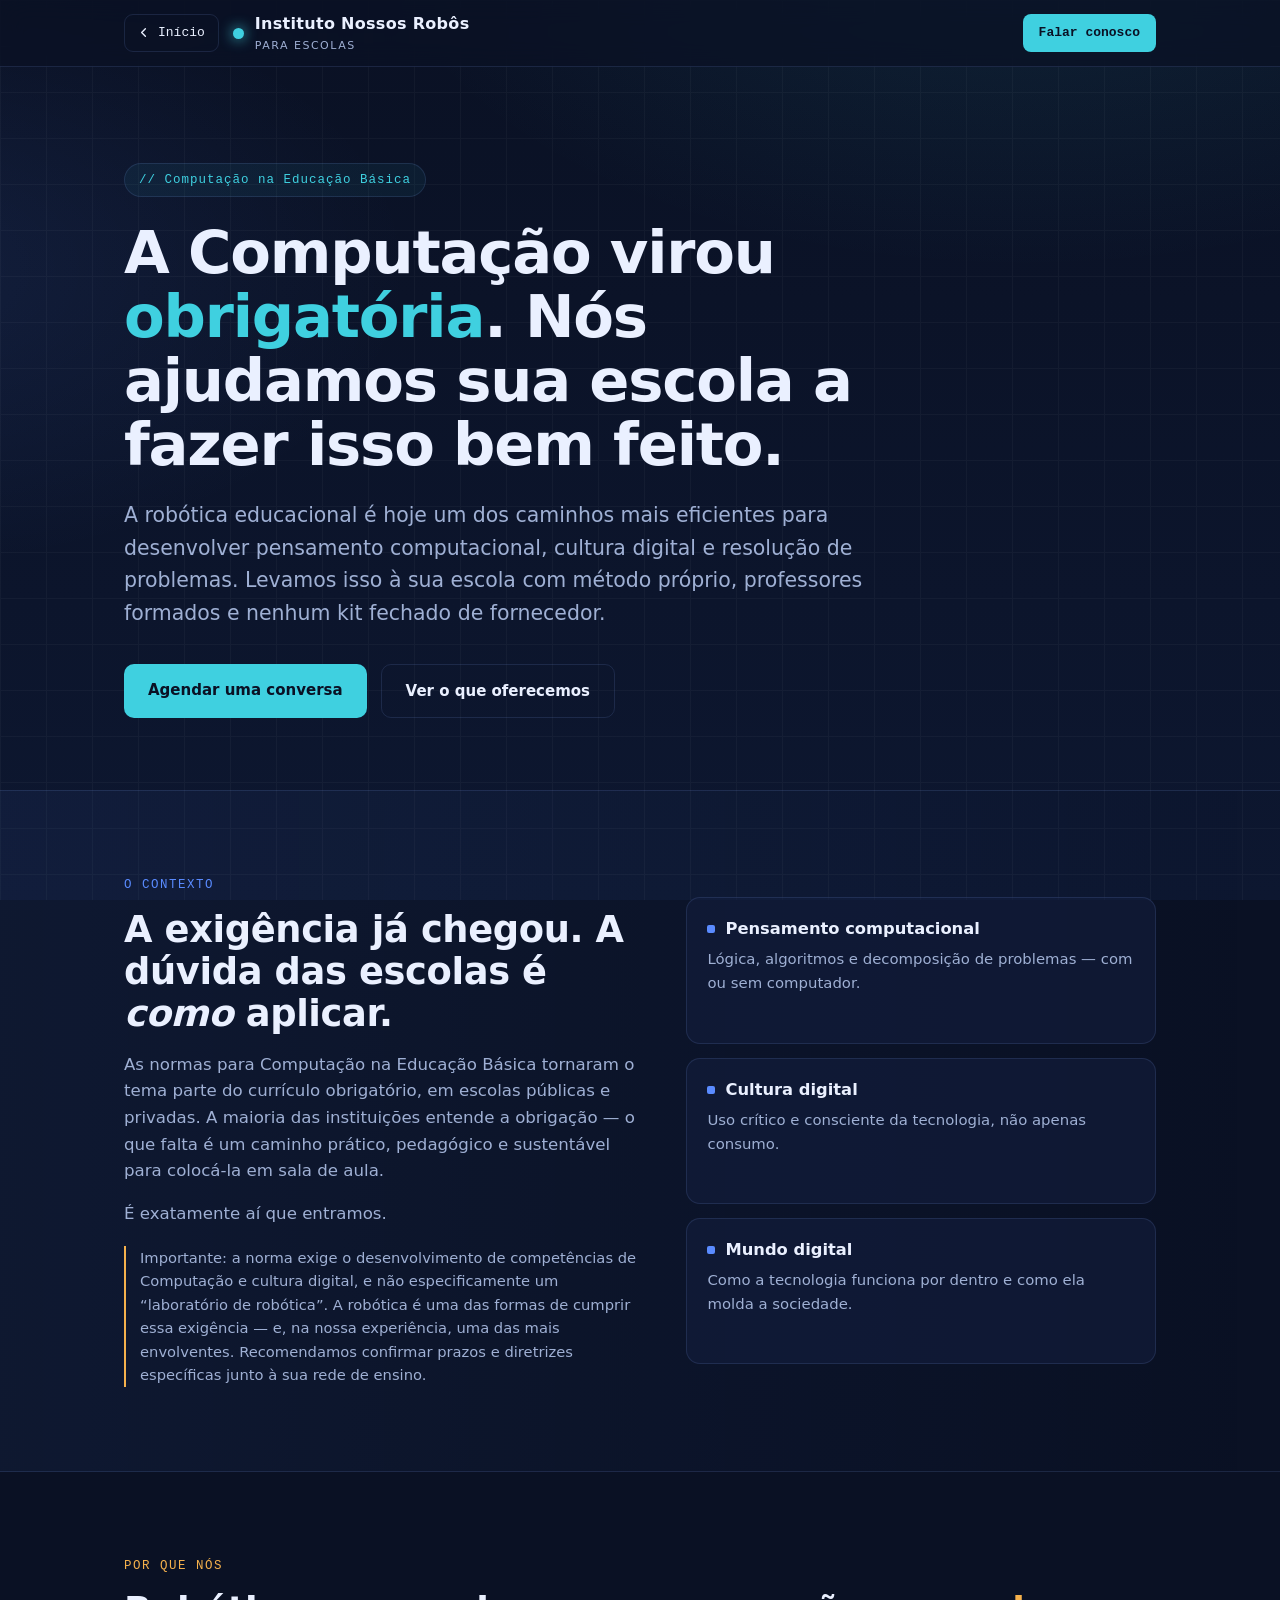
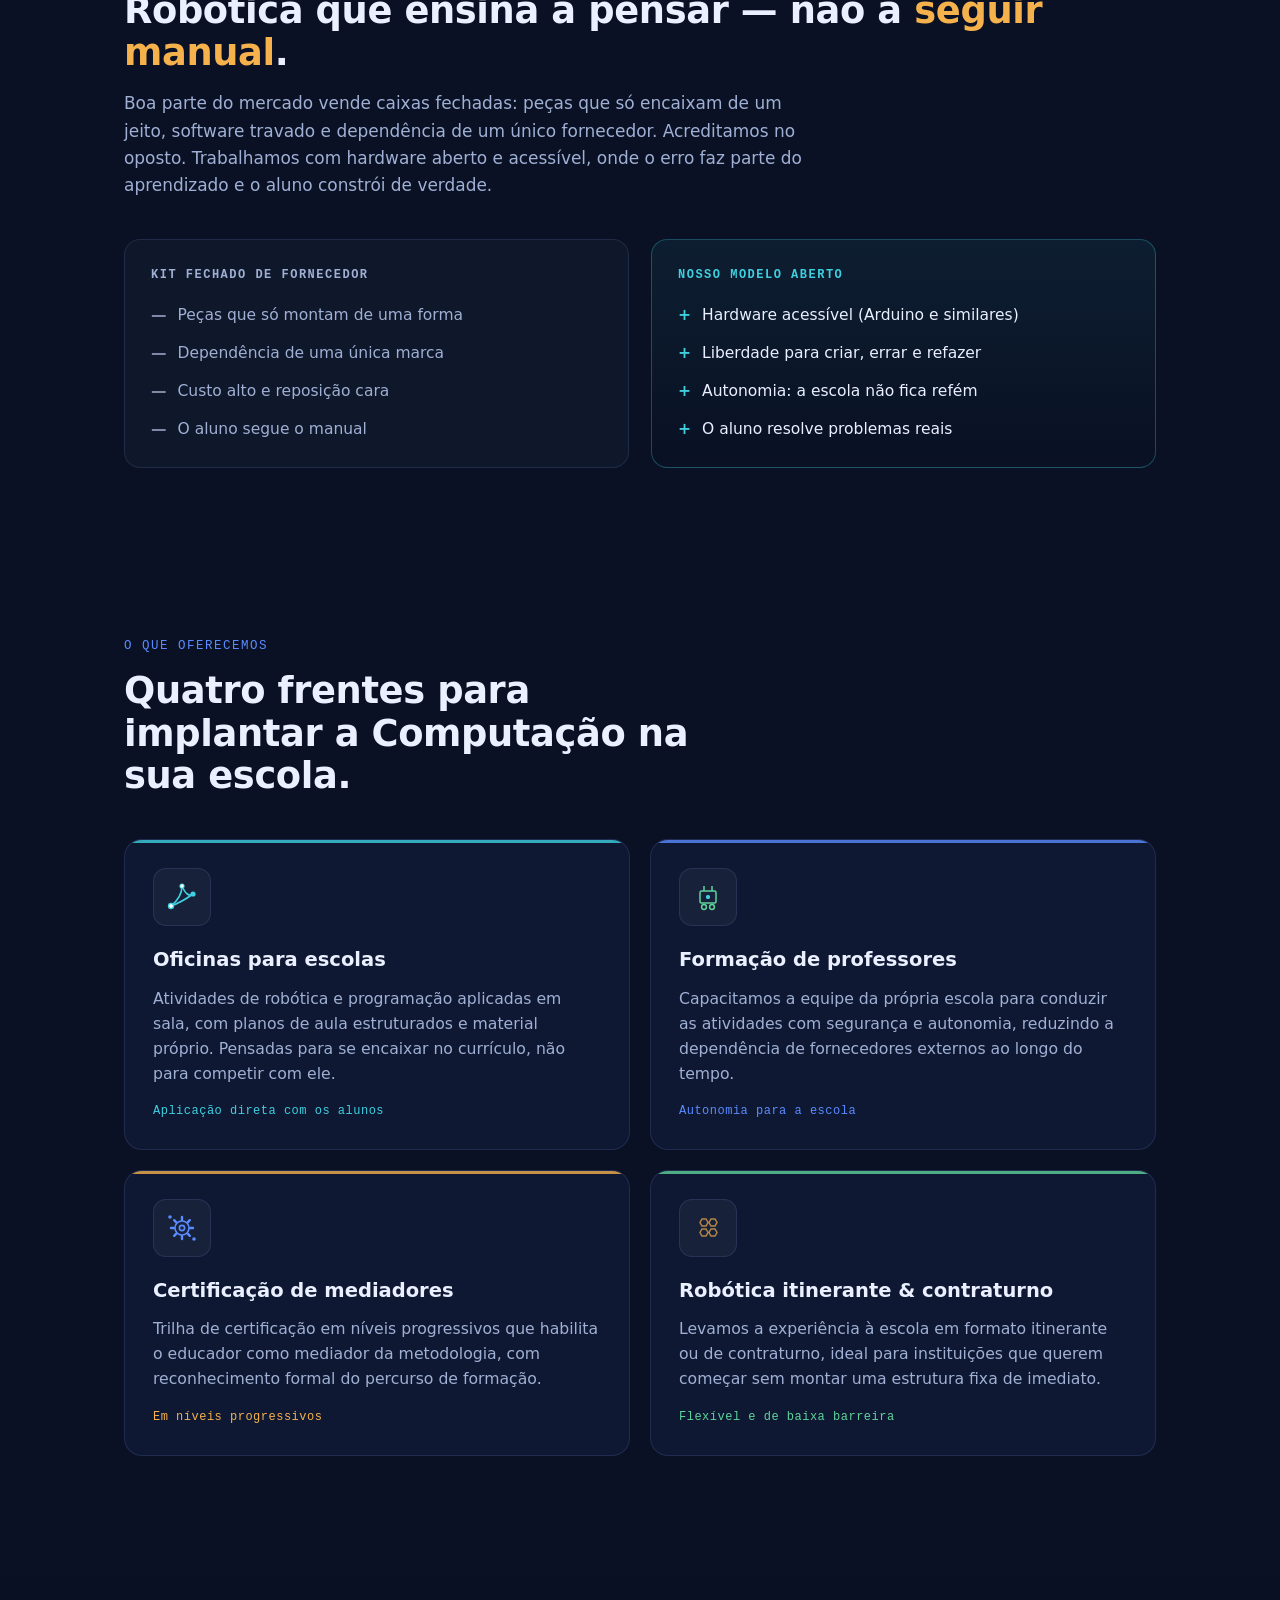
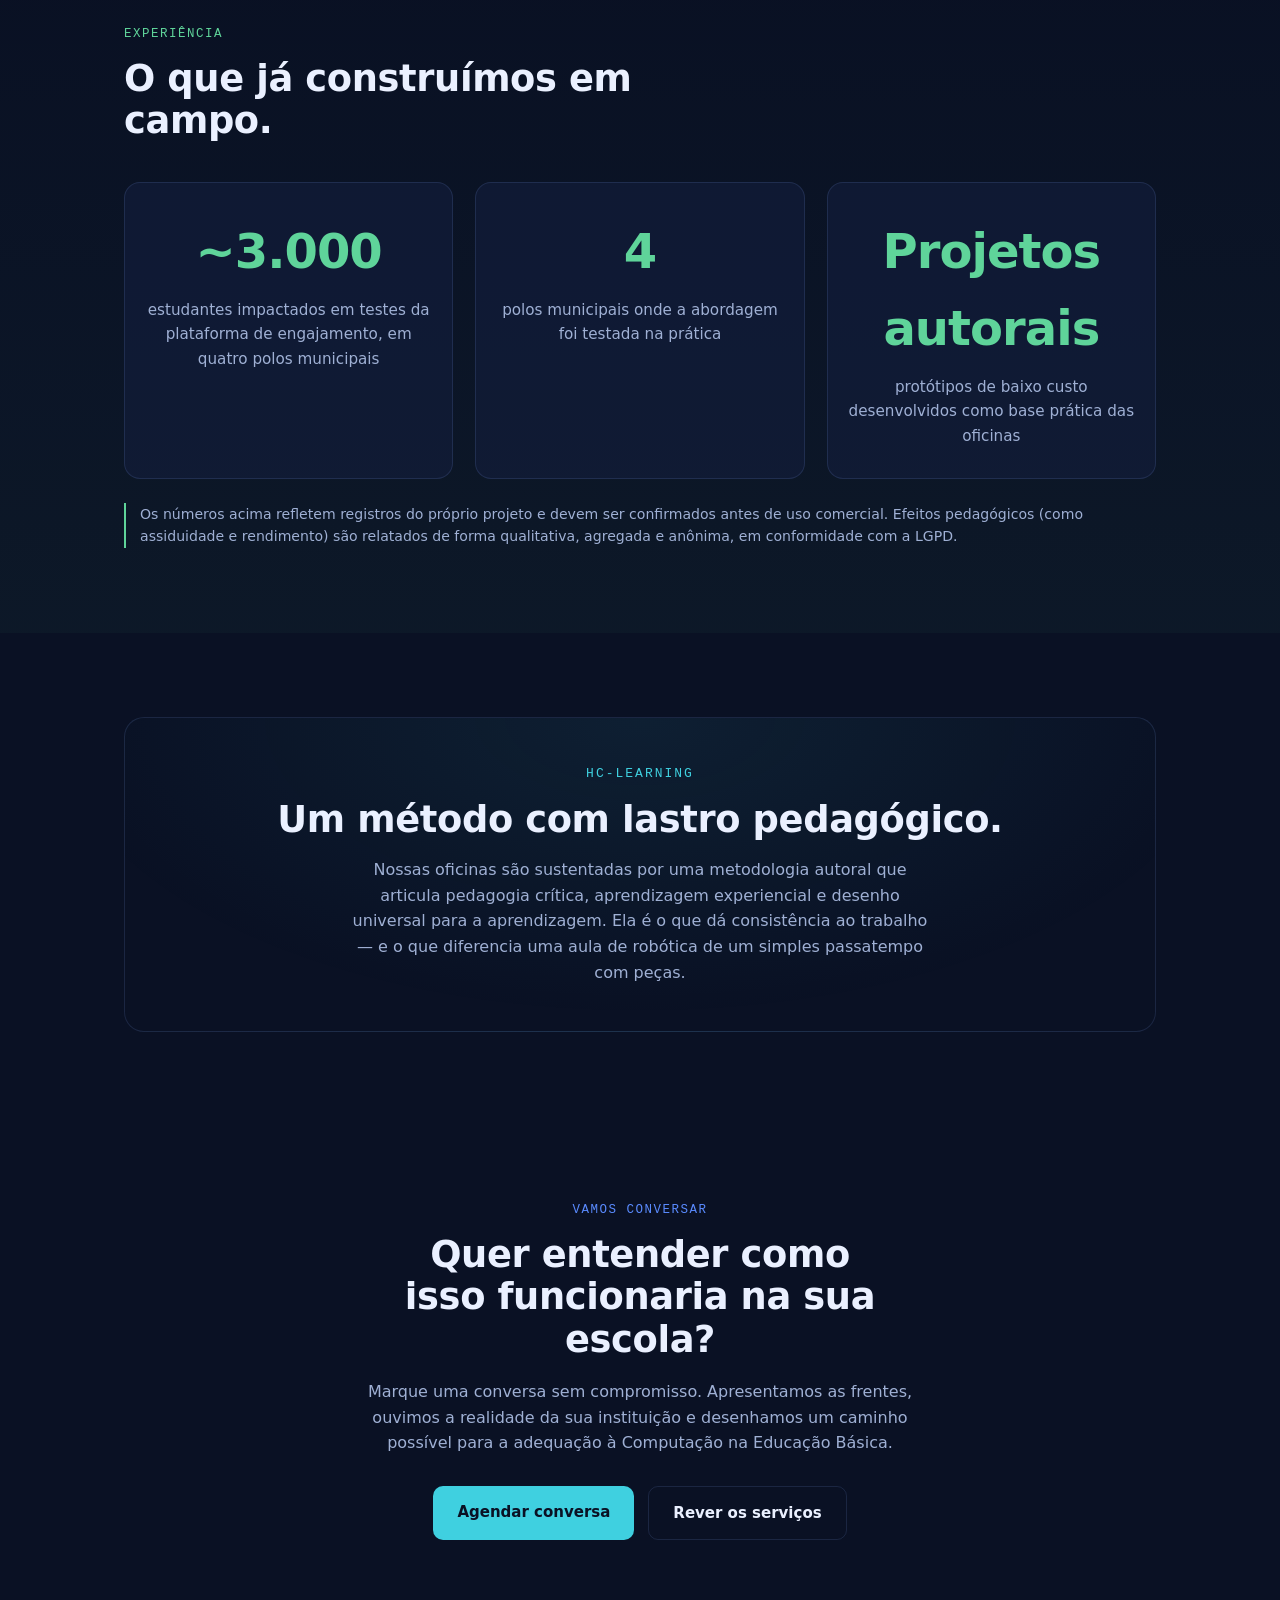
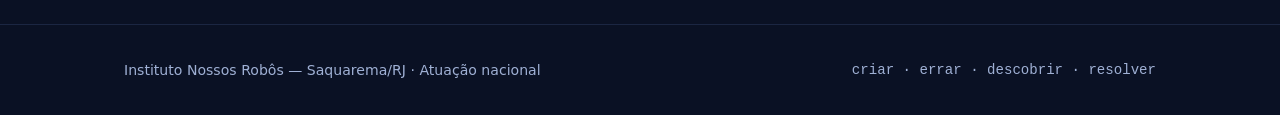
<file: para-escolas.html>
<!DOCTYPE html>
<html lang="pt-BR">
<head>
<meta charset="UTF-8">
<meta name="viewport" content="width=device-width, initial-scale=1.0">
<title>Para Escolas — Instituto Nossos Robôs</title>
<style>
  :root{
    --bg:#0a1124;
    --bg-2:#0d1730;
    --ink:#eaf0ff;
    --ink-soft:#9fb0d4;
    --line:rgba(120,150,220,.16);
    --cyan:#3fd0e0;
    --amber:#f5b14c;
    --green:#5fd49a;
    --blue:#5a8bff;
    --card:rgba(20,32,64,.55);
    --mono:"SF Mono",SFMono-Regular,Consolas,"Liberation Mono",Menlo,monospace;
    --sans:"Segoe UI",system-ui,-apple-system,Roboto,Helvetica,Arial,sans-serif;
  }
  *{margin:0;padding:0;box-sizing:border-box}
  html{scroll-behavior:smooth}
  body{
    background:var(--bg);
    color:var(--ink);
    font-family:var(--sans);
    line-height:1.6;
    overflow-x:hidden;
    -webkit-font-smoothing:antialiased;
  }
  /* atmosfera de fundo */
  body::before{
    content:"";
    position:fixed;inset:0;z-index:-2;
    background:
      radial-gradient(1100px 600px at 80% -10%, rgba(63,208,224,.10), transparent 60%),
      radial-gradient(900px 500px at -10% 30%, rgba(90,139,255,.10), transparent 60%),
      linear-gradient(180deg,var(--bg),var(--bg-2));
  }
  body::after{
    content:"";
    position:fixed;inset:0;z-index:-1;opacity:.035;pointer-events:none;
    background-image:linear-gradient(var(--ink) 1px,transparent 1px),
                     linear-gradient(90deg,var(--ink) 1px,transparent 1px);
    background-size:46px 46px;
  }
  .wrap{max-width:1080px;margin:0 auto;padding:0 24px}
  section{padding:84px 0}

  /* ---------- NAV ---------- */
  nav{
    position:sticky;top:0;z-index:50;
    backdrop-filter:blur(12px);
    background:rgba(10,17,36,.72);
    border-bottom:1px solid var(--line);
  }
  .nav-inner{display:flex;align-items:center;gap:14px;height:66px}
  .nav-back{
    display:inline-flex;align-items:center;justify-content:center;gap:7px;
    font-family:var(--mono);font-size:13px;text-decoration:none;color:var(--ink);
    border:1px solid var(--line);border-radius:9px;padding:8px 13px 8px 11px;flex:0 0 auto;
    transition:transform .2s,border-color .2s,background .2s;
  }
  .nav-back svg{width:15px;height:15px;transition:transform .2s}
  .nav-back:hover{border-color:var(--cyan);background:rgba(63,208,224,.06)}
  .nav-back:hover svg{transform:translateX(-3px)}
  .nav-back .lbl-full{display:inline}
  .brand{display:flex;align-items:center;gap:11px;font-weight:700;letter-spacing:.3px;
    text-decoration:none;color:inherit}
  .brand .dot{width:11px;height:11px;border-radius:50%;
    background:var(--cyan);box-shadow:0 0 14px var(--cyan)}
  .brand small{display:block;font-weight:400;font-size:11px;color:var(--ink-soft);letter-spacing:1.5px;text-transform:uppercase}
  .nav-spacer{flex:1 1 auto}
  .nav-cta{
    font-family:var(--mono);font-size:13px;text-decoration:none;color:var(--bg);
    background:var(--cyan);padding:9px 16px;border-radius:8px;font-weight:600;flex:0 0 auto;
    transition:transform .2s,box-shadow .2s;
  }
  .nav-cta:hover{transform:translateY(-2px);box-shadow:0 8px 22px rgba(63,208,224,.32)}

  /* ---------- HERO ---------- */
  .hero{padding:96px 0 72px;position:relative}
  .tag{
    font-family:var(--mono);font-size:12.5px;letter-spacing:1px;color:var(--cyan);
    border:1px solid var(--line);border-radius:999px;padding:6px 14px;display:inline-block;
    margin-bottom:24px;background:rgba(63,208,224,.06)
  }
  h1{
    font-size:clamp(2.1rem,5.4vw,3.7rem);line-height:1.08;font-weight:800;
    letter-spacing:-.02em;max-width:18ch;
  }
  h1 .hl{color:var(--cyan)}
  .lede{margin-top:22px;font-size:clamp(1.05rem,2.2vw,1.28rem);color:var(--ink-soft);max-width:60ch}
  .hero-actions{margin-top:34px;display:flex;gap:14px;flex-wrap:wrap}
  .btn{
    text-decoration:none;font-weight:600;font-size:15px;padding:14px 24px;border-radius:10px;
    transition:transform .2s,box-shadow .2s,border-color .2s;
  }
  .btn-primary{background:var(--cyan);color:var(--bg)}
  .btn-primary:hover{transform:translateY(-2px);box-shadow:0 10px 28px rgba(63,208,224,.30)}
  .btn-ghost{border:1px solid var(--line);color:var(--ink)}
  .btn-ghost:hover{border-color:var(--cyan);transform:translateY(-2px)}

  /* ---------- BNCC FAIXA ---------- */
  .bncc{
    border-top:1px solid var(--line);border-bottom:1px solid var(--line);
    background:linear-gradient(90deg,rgba(90,139,255,.06),transparent);
  }
  .bncc-grid{display:grid;grid-template-columns:1.1fr 1fr;gap:46px;align-items:center}
  .eyebrow{font-family:var(--mono);font-size:12.5px;letter-spacing:1.5px;text-transform:uppercase;color:var(--blue);margin-bottom:14px}
  h2{font-size:clamp(1.6rem,3.4vw,2.3rem);font-weight:800;letter-spacing:-.01em;line-height:1.15}
  .bncc p{margin-top:16px;color:var(--ink-soft);font-size:1.04rem}
  .bncc .note{
    margin-top:18px;font-size:.92rem;color:var(--ink-soft);
    border-left:2px solid var(--amber);padding-left:14px;
  }
  .pillars{display:flex;flex-direction:column;gap:14px}
  .pillar{
    position:relative;display:block;width:100%;text-align:left;cursor:pointer;font:inherit;color:inherit;
    background:var(--card);border:1px solid var(--line);border-radius:14px;padding:18px 20px;
    transition:transform .25s,border-color .25s,box-shadow .25s;
  }
  .pillar:hover{transform:translateX(6px);border-color:var(--blue);box-shadow:0 0 0 1px rgba(90,139,255,.25),0 10px 30px rgba(0,0,0,.25)}
  .pillar h4{font-size:1.02rem;display:flex;align-items:center;gap:10px}
  .pillar h4 i{width:8px;height:8px;border-radius:2px;background:var(--blue);display:inline-block}
  .pillar p{margin-top:6px;font-size:.93rem;color:var(--ink-soft)}
  .pillar-cue{
    font-family:var(--mono);font-size:11px;letter-spacing:1px;color:var(--blue);
    opacity:0;transform:translateX(-4px);display:inline-block;margin-top:10px;
    transition:opacity .25s,transform .25s;
  }
  .pillar:hover .pillar-cue,.pillar:focus-visible .pillar-cue{opacity:.95;transform:none}
  .pillar.is-active{border-color:var(--blue);box-shadow:0 0 0 1px var(--blue),0 0 26px rgba(90,139,255,.30)}

  /* ---------- PAINEL HOLOGRÁFICO ---------- */
  .holo-overlay{
    position:fixed;inset:0;z-index:120;display:none;
    background:radial-gradient(900px 700px at var(--ox,50%) var(--oy,50%),rgba(8,14,30,.55),rgba(4,7,18,.86));
    backdrop-filter:blur(3px);
  }
  .holo-overlay.open{display:block;animation:holo-fade .35s ease}
  @keyframes holo-fade{from{opacity:0}to{opacity:1}}
  .holo-link{position:absolute;inset:0;width:100%;height:100%;pointer-events:none;overflow:visible}
  #beamDot{filter:drop-shadow(0 0 6px var(--hc,#5a8bff))}

  .holo-panel{
    position:absolute;width:min(420px,84vw);
    left:var(--px,50%);top:var(--py,50%);
    transform-origin:var(--orgX,50%) var(--orgY,0%);
    animation:holo-project .5s cubic-bezier(.16,.84,.34,1) both;
  }
  .holo-inner{
    position:relative;display:flex;flex-direction:column;
    max-height:86vh;max-height:86dvh;border-radius:16px;overflow:hidden;
    background:linear-gradient(180deg,rgba(18,30,60,.72),rgba(10,18,40,.72));
    border:1px solid var(--hc,#5a8bff);
    border-color:color-mix(in srgb,var(--hc,#5a8bff) 60%,transparent);
    box-shadow:0 0 0 1px rgba(255,255,255,.04),
               0 0 40px color-mix(in srgb,var(--hc,#5a8bff) 35%,transparent),
               0 30px 80px rgba(0,0,0,.5);
    -webkit-backdrop-filter:blur(8px);backdrop-filter:blur(8px);
  }
  .holo-head{padding:28px 28px 0;flex:0 0 auto}
  .holo-scroll{padding:14px 28px 0;overflow-y:auto;overflow-x:hidden;flex:1 1 auto;min-height:0;
    -webkit-overflow-scrolling:touch;overscroll-behavior:contain}
  .holo-foot-wrap{padding:6px 28px 22px;flex:0 0 auto}
  @keyframes holo-project{
    0%{opacity:0;transform:perspective(1100px) rotateX(20deg) rotateY(-12deg) translateY(24px) scale(.8)}
    60%{opacity:1}
    100%{opacity:1;transform:perspective(1100px) rotateX(4deg) rotateY(-3deg) translateY(0) scale(1)}
  }
  .holo-panel.closing{animation:holo-retract .32s ease forwards}
  @keyframes holo-retract{
    to{opacity:0;transform:perspective(1100px) rotateX(20deg) rotateY(-12deg) translateY(24px) scale(.72)}
  }
  /* scanlines */
  .holo-scan{position:absolute;inset:0;pointer-events:none;opacity:.5;
    background:repeating-linear-gradient(0deg,rgba(255,255,255,.05) 0 1px,transparent 1px 4px);
    mix-blend-mode:overlay;animation:scan-move 7s linear infinite}
  @keyframes scan-move{to{background-position:0 240px}}
  /* cantos de mira */
  .corner{position:absolute;width:16px;height:16px;border:2px solid var(--hc,#5a8bff);opacity:.9}
  .corner.tl{top:10px;left:10px;border-right:0;border-bottom:0}
  .corner.tr{top:10px;right:10px;border-left:0;border-bottom:0}
  .corner.bl{bottom:10px;left:10px;border-right:0;border-top:0}
  .corner.br{bottom:10px;right:10px;border-left:0;border-top:0}

  .holo-close{position:absolute;top:18px;right:18px;z-index:3;background:rgba(10,18,40,.6);border:0;cursor:pointer;
    color:var(--ink-soft);font-size:15px;line-height:1;padding:6px 8px;border-radius:6px;transition:color .2s}
  .holo-close:hover{color:#fff}
  .holo-tag{font-family:var(--mono);font-size:12px;letter-spacing:1.5px;color:var(--hc,#5a8bff);text-transform:uppercase}
  .holo-panel h3{font-size:1.5rem;font-weight:800;margin-top:8px;letter-spacing:-.01em}
  .holo-body{color:var(--ink);font-size:.98rem;line-height:1.62}
  .holo-body strong{color:var(--hc,#5a8bff);font-weight:600}
  .holo-body .row{display:flex;gap:10px;margin-top:12px;align-items:flex-start}
  .holo-body .row::before{content:"▸";color:var(--hc,#5a8bff);flex:0 0 auto;font-size:.8rem;margin-top:.2rem}
  .holo-foot{margin-top:18px;padding-top:14px;border-top:1px solid rgba(255,255,255,.08);
    font-family:var(--mono);font-size:11px;letter-spacing:1px;color:var(--ink-soft)}

  @media(prefers-reduced-motion:reduce){
    .holo-panel,.holo-overlay{animation:none !important}
    .holo-scan{animation:none}
  }

  /* ---------- DIFERENCIAL ---------- */
  .diff h2 .hl{color:var(--amber)}
  .diff-lede{color:var(--ink-soft);max-width:64ch;margin-top:16px;font-size:1.06rem}
  .compare{display:grid;grid-template-columns:1fr 1fr;gap:22px;margin-top:40px}
  .col{border-radius:16px;padding:26px;border:1px solid var(--line)}
  .col.closed{background:rgba(120,130,150,.05)}
  .col.open{background:linear-gradient(180deg,rgba(63,208,224,.07),transparent);border-color:rgba(63,208,224,.30)}
  .col h5{font-family:var(--mono);font-size:12px;letter-spacing:1.5px;text-transform:uppercase;margin-bottom:18px}
  .col.closed h5{color:var(--ink-soft)}
  .col.open h5{color:var(--cyan)}
  .col ul{list-style:none;display:flex;flex-direction:column;gap:13px}
  .col li{display:flex;gap:11px;font-size:.97rem;align-items:flex-start}
  .col li span{flex:0 0 auto;font-weight:700}
  .col.closed li span{color:#7d8aa6}
  .col.open li span{color:var(--cyan)}
  .col.closed li{color:var(--ink-soft)}

  /* ---------- SERVIÇOS ---------- */
  .serv-head{max-width:60ch}
  .cards{display:grid;grid-template-columns:repeat(2,1fr);gap:20px;margin-top:42px}
  .scard{
    position:relative;background:var(--card);border:1px solid var(--line);
    border-radius:18px;padding:28px;overflow:hidden;
    transition:transform .3s,border-color .3s;
  }
  .scard:hover{transform:translateY(-6px);border-color:var(--accent,var(--cyan))}
  .scard::before{
    content:"";position:absolute;top:0;left:0;height:3px;width:100%;
    background:var(--accent,var(--cyan));opacity:.8;
  }
  .scard .ico{
    width:58px;height:58px;border-radius:13px;display:flex;align-items:center;justify-content:center;
    background:rgba(255,255,255,.04);border:1px solid var(--line);margin-bottom:18px;
  }
  .scard .ico svg{width:34px;height:34px;display:block;overflow:visible}

  /* ---- glyph: criar (neurônio + centelhas) ---- */
  .g-criar .node{fill:none;stroke:var(--cyan);stroke-width:1.6}
  .g-criar .core{fill:var(--cyan);animation:core-pulse 2.6s ease-in-out infinite}
  .g-criar .spark{fill:#fff;animation:spark-travel 1.9s linear infinite}
  .g-criar .s2{animation-delay:.63s}
  .g-criar .s3{animation-delay:1.26s}
  .scard:hover .g-criar .spark{animation-duration:1.2s}
  @keyframes spark-travel{
    0%{offset-distance:0%;opacity:0}
    12%{opacity:1}88%{opacity:1}
    100%{offset-distance:100%;opacity:0}
  }
  @keyframes core-pulse{0%,100%{opacity:.65}50%{opacity:1}}

  /* ---- glyph: descobrir (partículas revelando blueprint) ---- */
  .g-desc .blueprint{fill:none;stroke:var(--green);stroke-width:1.5;
    stroke-dasharray:90;animation:bp-draw 4.5s ease-in-out infinite}
  .g-desc .pt{fill:var(--cyan);animation:pt-scatter 4.5s ease-in-out infinite}
  .g-desc .p1{--tx:-9px;--ty:-7px}
  .g-desc .p2{--tx:8px;--ty:-6px}
  .g-desc .p3{--tx:-7px;--ty:8px}
  .g-desc .p4{--tx:9px;--ty:7px}
  @keyframes bp-draw{
    0%{stroke-dashoffset:90}
    35%,70%{stroke-dashoffset:0}
    100%{stroke-dashoffset:90}
  }
  @keyframes pt-scatter{
    0%{transform:translate(0,0);opacity:1}
    35%,70%{transform:translate(var(--tx),var(--ty));opacity:0}
    100%{transform:translate(0,0);opacity:1}
  }

  /* ---- glyph: resolver (engrenagem girando + peças) ---- */
  .g-res .gear{fill:none;stroke:var(--blue);stroke-width:1.6;transform-origin:center}
  .g-res .gtooth{stroke:var(--blue);stroke-width:2.4;stroke-linecap:round}
  .g-res .gset{transform-origin:17px 17px;animation:gear-spin 6s linear infinite}
  .scard:hover .g-res .gset{animation-duration:2.4s}
  @keyframes gear-spin{to{transform:rotate(360deg)}}
  .g-res .bolt{fill:var(--blue);animation:bolt-glow 2.6s ease-in-out infinite}
  .g-res .bolt:nth-of-type(2){animation-delay:1.3s}
  @keyframes bolt-glow{0%,100%{opacity:.4}50%{opacity:1}}

  /* ---- glyph: errar (hexágono rebelde) ---- */
  .g-err .hex{fill:none;stroke:var(--amber);stroke-width:1.5;opacity:.7}
  .g-err .rebel{transform-origin:center;transform-box:fill-box;
    animation:rebel-break 3.4s ease-in-out infinite}
  .scard:hover .g-err .rebel{animation-duration:2s}
  @keyframes rebel-break{
    0%,100%{transform:translate(0,0) rotate(0)}
    30%,55%{transform:translate(7px,-5px) rotate(22deg)}
  }

  @media(prefers-reduced-motion:reduce){
    .g-criar .spark,.g-criar .core,.g-desc .blueprint,.g-desc .pt,
    .g-res .gset,.g-res .bolt,.g-err .rebel{animation:none !important}
  }
  .scard h3{font-size:1.22rem;font-weight:700}
  .scard p{margin-top:10px;color:var(--ink-soft);font-size:.98rem}
  .scard .meta{margin-top:16px;font-family:var(--mono);font-size:12px;color:var(--accent,var(--cyan));letter-spacing:.5px}

  /* ---------- RESULTADOS ---------- */
  .results{background:linear-gradient(180deg,transparent,rgba(95,212,154,.04))}
  .stats{display:grid;grid-template-columns:repeat(3,1fr);gap:22px;margin-top:40px}
  .stat{text-align:center;border:1px solid var(--line);border-radius:16px;padding:30px 18px;background:var(--card)}
  .stat .num{font-size:clamp(2rem,5vw,3rem);font-weight:800;color:var(--green);letter-spacing:-.02em}
  .stat .lab{margin-top:8px;color:var(--ink-soft);font-size:.95rem}
  .results .note{margin-top:24px;text-align:center;font-size:.88rem;color:var(--ink-soft);
    border-left:2px solid var(--green);padding-left:14px;display:inline-block;text-align:left}
  .results .note-wrap{text-align:center}

  /* ---------- SELO METODOLOGIA ---------- */
  .seal{border:1px solid var(--line);border-radius:20px;padding:46px;text-align:center;
    background:radial-gradient(600px 300px at 50% 0%,rgba(63,208,224,.08),transparent)}
  .seal .badge{font-family:var(--mono);font-size:13px;letter-spacing:2px;color:var(--cyan);text-transform:uppercase}
  .seal h2{margin-top:14px}
  .seal p{margin:16px auto 0;max-width:58ch;color:var(--ink-soft)}

  /* ---------- CTA FINAL ---------- */
  .final{text-align:center}
  .final h2{max-width:20ch;margin:0 auto}
  .final p{margin:18px auto 0;max-width:54ch;color:var(--ink-soft)}
  .final .hero-actions{justify-content:center;margin-top:30px}

  footer{border-top:1px solid var(--line);padding:34px 0;color:var(--ink-soft);font-size:.88rem}
  .foot-inner{display:flex;justify-content:space-between;flex-wrap:wrap;gap:12px}

  /* reveal */
  .reveal{opacity:0;transform:translateY(22px);transition:opacity .7s ease,transform .7s ease}
  .reveal.in{opacity:1;transform:none}

  @media(max-width:780px){
    section{padding:60px 0}
    .bncc-grid,.compare,.cards,.stats{grid-template-columns:1fr}
    .nav-cta{display:none}
    .brand small{display:none}
    .nav-back{padding:8px 12px}
  }
</style>
</head>
<body>

<nav>
  <div class="wrap nav-inner">
    <a class="nav-back" href="home.html" aria-label="Voltar para a página inicial">
      <svg viewBox="0 0 24 24" fill="none" stroke="currentColor" stroke-width="2.2" stroke-linecap="round" stroke-linejoin="round"><path d="M15 18l-6-6 6-6"/></svg>
      <span class="lbl-full">Início</span>
    </a>
    <a class="brand" href="home.html">
      <span class="dot"></span>
      <div>Instituto Nossos Robôs<small>Para Escolas</small></div>
    </a>
    <span class="nav-spacer"></span>
    <a class="nav-cta" href="#contato">Falar conosco</a>
  </div>
</nav>

<!-- HERO -->
<header class="hero">
  <div class="wrap">
    <span class="tag reveal">// Computação na Educação Básica</span>
    <h1 class="reveal">A Computação virou <span class="hl">obrigatória</span>. Nós ajudamos sua escola a fazer isso bem feito.</h1>
    <p class="lede reveal">A robótica educacional é hoje um dos caminhos mais eficientes para desenvolver pensamento computacional, cultura digital e resolução de problemas. Levamos isso à sua escola com método próprio, professores formados e nenhum kit fechado de fornecedor.</p>
    <div class="hero-actions reveal">
      <a class="btn btn-primary" href="#contato">Agendar uma conversa</a>
      <a class="btn btn-ghost" href="#servicos">Ver o que oferecemos</a>
    </div>
  </div>
</header>

<!-- BNCC -->
<section class="bncc">
  <div class="wrap bncc-grid">
    <div class="reveal">
      <div class="eyebrow">O contexto</div>
      <h2>A exigência já chegou. A dúvida das escolas é <em>como</em> aplicar.</h2>
      <p>As normas para Computação na Educação Básica tornaram o tema parte do currículo obrigatório, em escolas públicas e privadas. A maioria das instituições entende a obrigação — o que falta é um caminho prático, pedagógico e sustentável para colocá-la em sala de aula.</p>
      <p>É exatamente aí que entramos.</p>
      <div class="note">Importante: a norma exige o desenvolvimento de competências de Computação e cultura digital, e não especificamente um “laboratório de robótica”. A robótica é uma das formas de cumprir essa exigência — e, na nossa experiência, uma das mais envolventes. Recomendamos confirmar prazos e diretrizes específicas junto à sua rede de ensino.</div>
    </div>
    <div class="pillars reveal">
      <button class="pillar" data-pillar="pc" aria-haspopup="dialog">
        <h4><i></i>Pensamento computacional</h4>
        <p>Lógica, algoritmos e decomposição de problemas — com ou sem computador.</p>
        <span class="pillar-cue">explorar →</span>
      </button>
      <button class="pillar" data-pillar="cd" aria-haspopup="dialog">
        <h4><i></i>Cultura digital</h4>
        <p>Uso crítico e consciente da tecnologia, não apenas consumo.</p>
        <span class="pillar-cue">explorar →</span>
      </button>
      <button class="pillar" data-pillar="md" aria-haspopup="dialog">
        <h4><i></i>Mundo digital</h4>
        <p>Como a tecnologia funciona por dentro e como ela molda a sociedade.</p>
        <span class="pillar-cue">explorar →</span>
      </button>
    </div>
  </div>
</section>

<!-- PAINEL HOLOGRÁFICO -->
<div class="holo-overlay" id="holo" aria-hidden="true">
  <svg class="holo-link" id="holoLink" aria-hidden="true">
    <defs>
      <linearGradient id="beamGrad" x1="0" y1="0" x2="0" y2="1">
        <stop offset="0%" stop-color="var(--hc,#5a8bff)" stop-opacity="0"/>
        <stop offset="100%" stop-color="var(--hc,#5a8bff)" stop-opacity=".9"/>
      </linearGradient>
    </defs>
    <line id="beamLine" stroke="url(#beamGrad)" stroke-width="2"/>
    <circle id="beamDot" r="3" fill="var(--hc,#5a8bff)"/>
  </svg>
  <div class="holo-panel" id="holoPanel" role="dialog" aria-modal="true" aria-labelledby="holoTitle">
    <div class="holo-inner">
      <div class="holo-scan"></div>
      <span class="corner tl"></span><span class="corner tr"></span>
      <span class="corner bl"></span><span class="corner br"></span>
      <button class="holo-close" id="holoClose" aria-label="Fechar">✕</button>
      <div class="holo-head">
        <div class="holo-tag" id="holoTag">// eixo</div>
        <h3 id="holoTitle">Título</h3>
      </div>
      <div class="holo-scroll">
        <div class="holo-body" id="holoBody"></div>
      </div>
      <div class="holo-foot-wrap">
        <div class="holo-foot">BNCC · Computação na Educação Básica</div>
      </div>
    </div>
  </div>
</div>

<!-- DIFERENCIAL -->
<section class="diff">
  <div class="wrap">
    <div class="reveal">
      <div class="eyebrow" style="color:var(--amber)">Por que nós</div>
      <h2>Robótica que ensina a pensar — não a <span class="hl">seguir manual</span>.</h2>
      <p class="diff-lede">Boa parte do mercado vende caixas fechadas: peças que só encaixam de um jeito, software travado e dependência de um único fornecedor. Acreditamos no oposto. Trabalhamos com hardware aberto e acessível, onde o erro faz parte do aprendizado e o aluno constrói de verdade.</p>
    </div>
    <div class="compare">
      <div class="col closed reveal">
        <h5>Kit fechado de fornecedor</h5>
        <ul>
          <li><span>—</span> Peças que só montam de uma forma</li>
          <li><span>—</span> Dependência de uma única marca</li>
          <li><span>—</span> Custo alto e reposição cara</li>
          <li><span>—</span> O aluno segue o manual</li>
        </ul>
      </div>
      <div class="col open reveal">
        <h5>Nosso modelo aberto</h5>
        <ul>
          <li><span>+</span> Hardware acessível (Arduino e similares)</li>
          <li><span>+</span> Liberdade para criar, errar e refazer</li>
          <li><span>+</span> Autonomia: a escola não fica refém</li>
          <li><span>+</span> O aluno resolve problemas reais</li>
        </ul>
      </div>
    </div>
  </div>
</section>

<!-- SERVIÇOS -->
<section id="servicos">
  <div class="wrap">
    <div class="serv-head reveal">
      <div class="eyebrow">O que oferecemos</div>
      <h2>Quatro frentes para implantar a Computação na sua escola.</h2>
    </div>
    <div class="cards">
      <div class="scard reveal" style="--accent:var(--cyan)">
        <div class="ico"><svg class="g-criar" viewBox="0 0 34 34">
          <path id="ax1" class="node" d="M6 26 Q17 17 17 6"/>
          <path id="ax2" class="node" d="M6 26 Q17 22 28 14"/>
          <path id="ax3" class="node" d="M17 6 Q22 18 28 14"/>
          <circle class="core" cx="6" cy="26" r="3.2"/>
          <circle class="core" cx="17" cy="6" r="2.6"/>
          <circle class="core" cx="28" cy="14" r="2.6"/>
          <circle class="spark s1" r="1.7" style="offset-path:path('M6 26 Q17 17 17 6')"/>
          <circle class="spark s2" r="1.7" style="offset-path:path('M6 26 Q17 22 28 14')"/>
          <circle class="spark s3" r="1.7" style="offset-path:path('M17 6 Q22 18 28 14')"/>
        </svg></div>
        <h3>Oficinas para escolas</h3>
        <p>Atividades de robótica e programação aplicadas em sala, com planos de aula estruturados e material próprio. Pensadas para se encaixar no currículo, não para competir com ele.</p>
        <div class="meta">Aplicação direta com os alunos</div>
      </div>
      <div class="scard reveal" style="--accent:var(--blue)">
        <div class="ico"><svg class="g-desc" viewBox="0 0 34 34">
          <rect class="blueprint" x="9" y="11" width="16" height="12" rx="1.5"/>
          <line class="blueprint" x1="13" y1="11" x2="13" y2="6" style="transition-delay:.15s"/>
          <line class="blueprint" x1="21" y1="11" x2="21" y2="6" style="transition-delay:.15s"/>
          <circle class="blueprint" cx="13" cy="27" r="2.4" style="transition-delay:.3s"/>
          <circle class="blueprint" cx="21" cy="27" r="2.4" style="transition-delay:.3s"/>
          <circle class="pt p1" cx="17" cy="17" r="2"/>
          <circle class="pt p2" cx="17" cy="17" r="1.6"/>
          <circle class="pt p3" cx="17" cy="17" r="1.8"/>
          <circle class="pt p4" cx="17" cy="17" r="1.5"/>
        </svg></div>
        <h3>Formação de professores</h3>
        <p>Capacitamos a equipe da própria escola para conduzir as atividades com segurança e autonomia, reduzindo a dependência de fornecedores externos ao longo do tempo.</p>
        <div class="meta">Autonomia para a escola</div>
      </div>
      <div class="scard reveal" style="--accent:var(--amber)">
        <div class="ico"><svg class="g-res" viewBox="0 0 34 34">
          <g class="gset">
            <circle class="gear" cx="17" cy="17" r="7"/>
            <circle class="gear" cx="17" cy="17" r="2.6"/>
            <line class="gtooth" x1="17" y1="6" x2="17" y2="9"/>
            <line class="gtooth" x1="17" y1="25" x2="17" y2="28"/>
            <line class="gtooth" x1="6" y1="17" x2="9" y2="17"/>
            <line class="gtooth" x1="25" y1="17" x2="28" y2="17"/>
            <line class="gtooth" x1="9.2" y1="9.2" x2="11.3" y2="11.3"/>
            <line class="gtooth" x1="22.7" y1="22.7" x2="24.8" y2="24.8"/>
            <line class="gtooth" x1="24.8" y1="9.2" x2="22.7" y2="11.3"/>
            <line class="gtooth" x1="11.3" y1="22.7" x2="9.2" y2="24.8"/>
          </g>
          <circle class="bolt" cx="5" cy="6" r="1.8"/>
          <circle class="bolt" cx="29" cy="28" r="1.8"/>
        </svg></div>
        <h3>Certificação de mediadores</h3>
        <p>Trilha de certificação em níveis progressivos que habilita o educador como mediador da metodologia, com reconhecimento formal do percurso de formação.</p>
        <div class="meta">Em níveis progressivos</div>
      </div>
      <div class="scard reveal" style="--accent:var(--green)">
        <div class="ico"><svg class="g-err" viewBox="0 0 34 34">
          <polygon class="hex" points="11,8 15,8 17,11.5 15,15 11,15 9,11.5"/>
          <polygon class="hex" points="20,8 24,8 26,11.5 24,15 20,15 18,11.5"/>
          <polygon class="hex" points="11,18 15,18 17,21.5 15,25 11,25 9,21.5"/>
          <polygon class="hex rebel" points="20,18 24,18 26,21.5 24,25 20,25 18,21.5"/>
        </svg></div>
        <h3>Robótica itinerante & contraturno</h3>
        <p>Levamos a experiência à escola em formato itinerante ou de contraturno, ideal para instituições que querem começar sem montar uma estrutura fixa de imediato.</p>
        <div class="meta">Flexível e de baixa barreira</div>
      </div>
    </div>
  </div>
</section>

<!-- RESULTADOS -->
<section class="results">
  <div class="wrap">
    <div class="reveal serv-head">
      <div class="eyebrow" style="color:var(--green)">Experiência</div>
      <h2>O que já construímos em campo.</h2>
    </div>
    <div class="stats">
      <div class="stat reveal">
        <div class="num">~3.000</div>
        <div class="lab">estudantes impactados em testes da plataforma de engajamento, em quatro polos municipais</div>
      </div>
      <div class="stat reveal">
        <div class="num">4</div>
        <div class="lab">polos municipais onde a abordagem foi testada na prática</div>
      </div>
      <div class="stat reveal">
        <div class="num">Projetos autorais</div>
        <div class="lab">protótipos de baixo custo desenvolvidos como base prática das oficinas</div>
      </div>
    </div>
    <div class="note-wrap">
      <div class="note">Os números acima refletem registros do próprio projeto e devem ser confirmados antes de uso comercial. Efeitos pedagógicos (como assiduidade e rendimento) são relatados de forma qualitativa, agregada e anônima, em conformidade com a LGPD.</div>
    </div>
  </div>
</section>

<!-- SELO METODOLOGIA -->
<section>
  <div class="wrap">
    <div class="seal reveal">
      <div class="badge">HC-Learning</div>
      <h2>Um método com lastro pedagógico.</h2>
      <p>Nossas oficinas são sustentadas por uma metodologia autoral que articula pedagogia crítica, aprendizagem experiencial e desenho universal para a aprendizagem. Ela é o que dá consistência ao trabalho — e o que diferencia uma aula de robótica de um simples passatempo com peças.</p>
    </div>
  </div>
</section>

<!-- CTA FINAL -->
<section id="contato" class="final">
  <div class="wrap">
    <div class="reveal">
      <div class="eyebrow" style="text-align:center">Vamos conversar</div>
      <h2>Quer entender como isso funcionaria na sua escola?</h2>
      <p>Marque uma conversa sem compromisso. Apresentamos as frentes, ouvimos a realidade da sua instituição e desenhamos um caminho possível para a adequação à Computação na Educação Básica.</p>
      <div class="hero-actions">
        <a class="btn btn-primary" href="mailto:contato@exemplo.com.br">Agendar conversa</a>
        <a class="btn btn-ghost" href="#servicos">Rever os serviços</a>
      </div>
    </div>
  </div>
</section>

<footer>
  <div class="wrap foot-inner">
    <span>Instituto Nossos Robôs — Saquarema/RJ · Atuação nacional</span>
    <span style="font-family:var(--mono)">criar · errar · descobrir · resolver</span>
  </div>
</footer>

<script>
  const io=new IntersectionObserver((es)=>{
    es.forEach(e=>{if(e.isIntersecting){e.target.classList.add('in');io.unobserve(e.target)}});
  },{threshold:.12});
  document.querySelectorAll('.reveal').forEach((el,i)=>{
    el.style.transitionDelay=(i%4*70)+'ms';
    io.observe(el);
  });

  /* ---------- Painel holográfico dos pilares ---------- */
  const HOLO={
    pc:{tag:'// eixo 01',color:'#5a8bff',title:'Pensamento computacional',
      body:`<p>É a capacidade de <strong>resolver problemas de forma estruturada</strong>, como um cientista da computação faz — mas aplicável a qualquer área da vida.</p>
      <div class="row">Decompor: quebrar um problema grande em partes menores e tratáveis.</div>
      <div class="row">Reconhecer padrões: enxergar o que se repete e generalizar.</div>
      <div class="row">Abstrair: separar o essencial do detalhe que não importa agora.</div>
      <div class="row">Algoritmos: descrever a solução em passos claros e executáveis.</div>
      <p style="margin-top:14px">Pode ser desenvolvido <strong>com ou sem computador</strong> — inclusive em atividades desplugadas e na própria matemática.</p>`},
    cd:{tag:'// eixo 02',color:'#3fd0e0',title:'Cultura digital',
      body:`<p>Vai além de saber usar aparelhos: é <strong>participar do mundo digital de forma crítica, ética e consciente</strong>.</p>
      <div class="row">Usar tecnologias para criar, comunicar e colaborar — não só consumir.</div>
      <div class="row">Avaliar informação, reconhecer riscos e cuidar da segurança e privacidade.</div>
      <div class="row">Compreender o impacto social, cultural e ético da tecnologia no dia a dia.</div>
      <p style="margin-top:14px">O aluno deixa de ser usuário passivo e passa a ser <strong>autor</strong> no ambiente digital.</p>`},
    md:{tag:'// eixo 03',color:'#5fd49a',title:'Mundo digital',
      body:`<p>É entender <strong>como a tecnologia funciona por dentro</strong> — tirar a máquina da caixa-preta.</p>
      <div class="row">Como dados são representados, codificados e transmitidos.</div>
      <div class="row">Como hardware e software trabalham juntos para executar tarefas.</div>
      <div class="row">Como redes e sistemas conectam dispositivos e pessoas.</div>
      <p style="margin-top:14px">Compreender o funcionamento é o primeiro passo para <strong>controlar a tecnologia</strong> em vez de ser controlado por ela — o coração da nossa proposta com hardware aberto.</p>`}
  };

  const holo=document.getElementById('holo');
  const panel=document.getElementById('holoPanel');
  const linkSvg=document.getElementById('holoLink');
  const beamLine=document.getElementById('beamLine');
  const beamDot=document.getElementById('beamDot');
  let activeCard=null;

  function placePanel(card){
    const r=card.getBoundingClientRect();
    const vw=innerWidth, vh=innerHeight;
    const pw=Math.min(420,vw*0.84);
    const inner=panel.querySelector('.holo-inner');
    const cap=vh*0.86;
    let ph=(inner?inner.offsetHeight:panel.offsetHeight)||Math.min(cap,520);
    ph=Math.min(ph,cap);   // nunca maior que o teto visível
    // origem do feixe = borda direita/centro do card
    const ax=r.right, ay=r.top+r.height/2;
    const landscape = vw>vh;
    let px,py,orgX,orgY;

    if(vw<780 && !landscape){
      // retrato estreito: centralizado abaixo do card
      px=vw/2-pw/2;
      py=Math.min(r.bottom+24, vh-ph-16);
      py=Math.max(16,py);
      orgX='50%'; orgY='0%';
    }else if(ax+40+pw < vw){
      // cabe à direita do card
      px=ax+48;
      py=ay-ph/2;                       // centraliza o painel na altura do card
      orgX='0%'; orgY='50%';
    }else{
      // senão, à esquerda
      px=Math.max(16,r.left-48-pw);
      py=ay-ph/2;
      orgX='100%'; orgY='50%';
    }
    // trava vertical: nunca sair da tela (margem de 16px)
    py=Math.min(Math.max(16,py), Math.max(16, vh-ph-16));

    panel.style.setProperty('--px',px+'px');
    panel.style.setProperty('--py',py+'px');
    panel.style.setProperty('--orgX',orgX);
    panel.style.setProperty('--orgY',orgY);
    holo.style.setProperty('--ox',(ax/vw*100)+'%');
    holo.style.setProperty('--oy',(ay/vh*100)+'%');
    // desenhar a ramificação após o layout
    requestAnimationFrame(()=>{
      const pr=panel.getBoundingClientRect();
      const toRight = px>ax;
      const tx = (vw<780 && !landscape) ? pr.left+pr.width/2 : (toRight ? pr.left : pr.right);
      const ty = Math.min(Math.max(pr.top+38, ay), pr.bottom-20);
      beamLine.setAttribute('x1',ax); beamLine.setAttribute('y1',ay);
      beamLine.setAttribute('x2',tx); beamLine.setAttribute('y2',ty);
      beamDot.setAttribute('cx',ax); beamDot.setAttribute('cy',ay);
    });
  }

  function openHolo(card){
    const data=HOLO[card.dataset.pillar]; if(!data) return;
    activeCard=card; card.classList.add('is-active');
    holo.style.setProperty('--hc',data.color);
    document.getElementById('holoTag').textContent=data.tag;
    document.getElementById('holoTitle').textContent=data.title;
    document.getElementById('holoBody').innerHTML=data.body;
    panel.classList.remove('closing');
    holo.classList.add('open'); holo.setAttribute('aria-hidden','false');
    requestAnimationFrame(()=>placePanel(card));
    document.getElementById('holoClose').focus();
    document.body.style.overflow='hidden';
  }
  function closeHolo(){
    if(!holo.classList.contains('open')) return;
    panel.classList.add('closing');
    const done=()=>{
      holo.classList.remove('open'); holo.setAttribute('aria-hidden','true');
      panel.classList.remove('closing');
      if(activeCard){activeCard.classList.remove('is-active');activeCard.focus();activeCard=null;}
      document.body.style.overflow='';
      panel.removeEventListener('animationend',done);
    };
    panel.addEventListener('animationend',done);
    setTimeout(done,420); // fallback p/ reduced-motion
  }

  document.querySelectorAll('.pillar').forEach(p=>{
    p.addEventListener('click',()=>openHolo(p));
  });
  document.getElementById('holoClose').addEventListener('click',closeHolo);
  holo.addEventListener('click',e=>{if(e.target===holo)closeHolo();});
  addEventListener('keydown',e=>{if(e.key==='Escape')closeHolo();});
  addEventListener('resize',()=>{if(activeCard)placePanel(activeCard);});
</script>
</body>
</html>
</file>
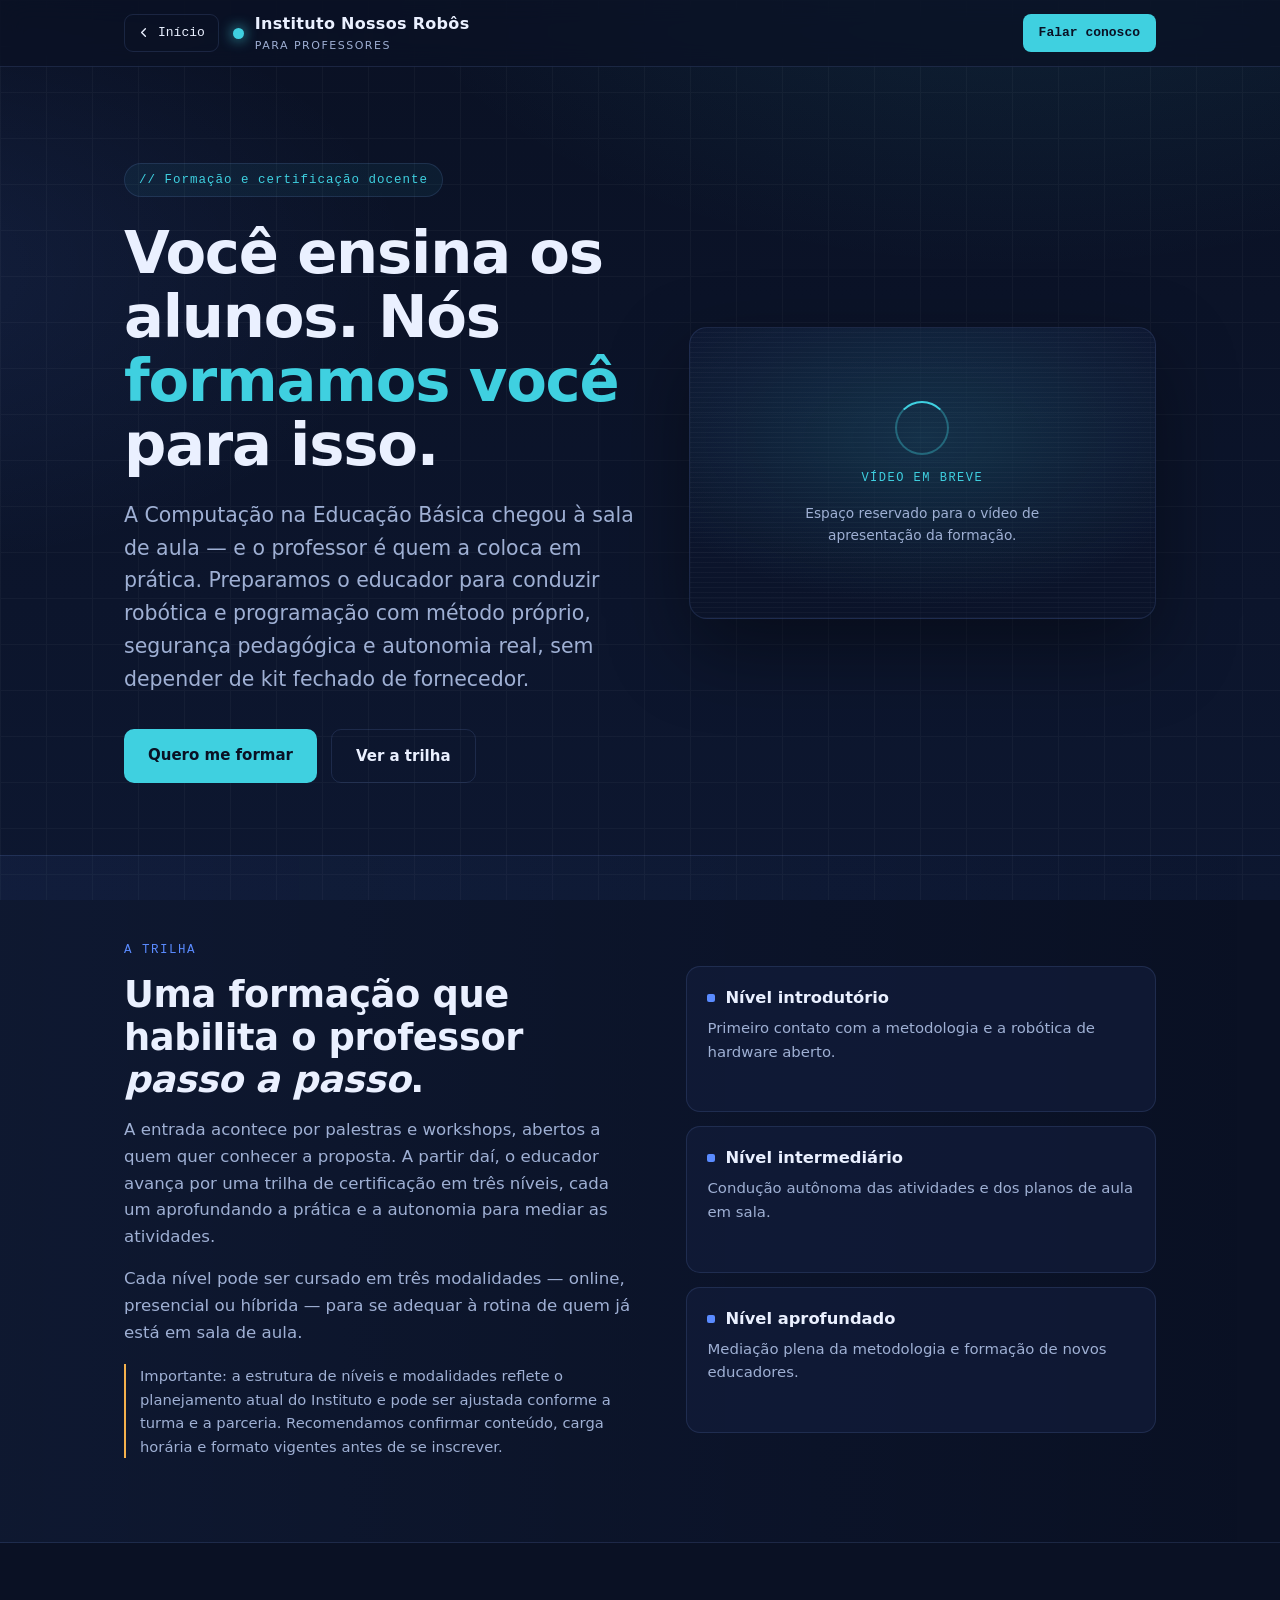
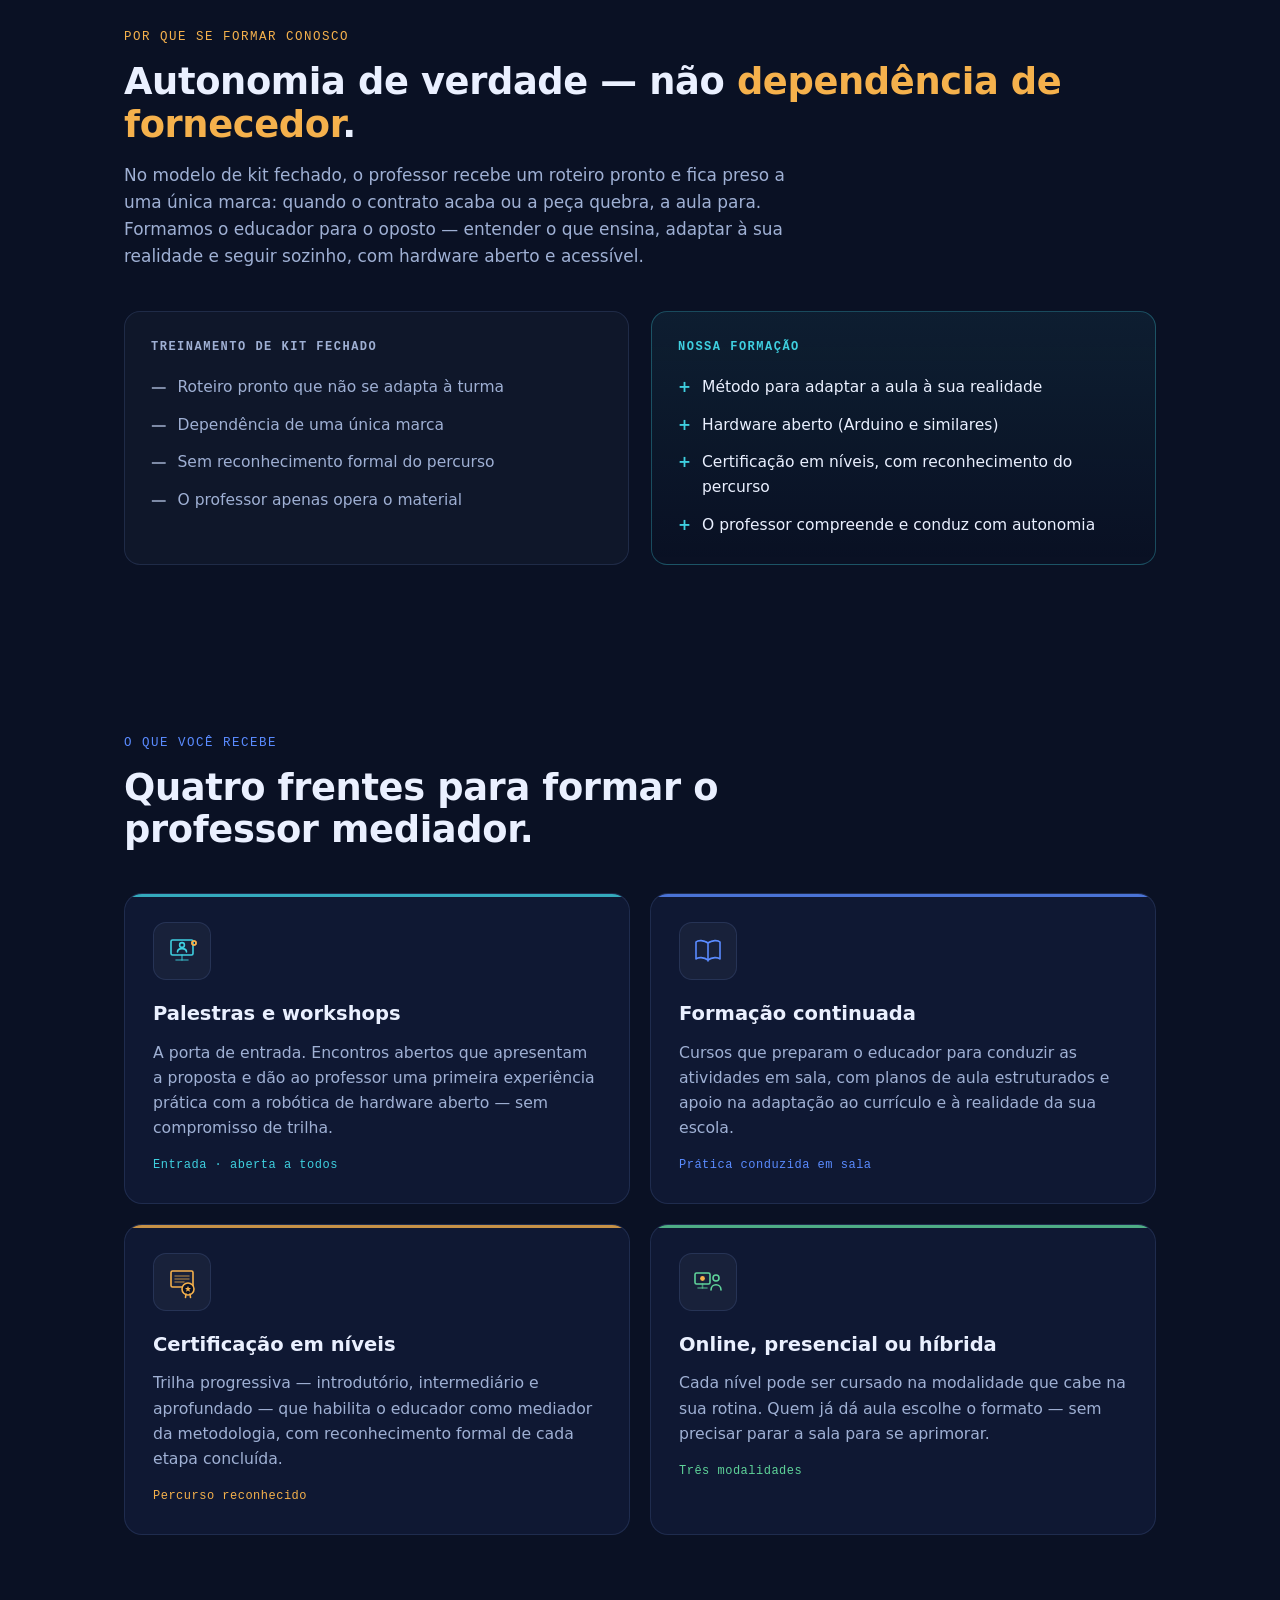
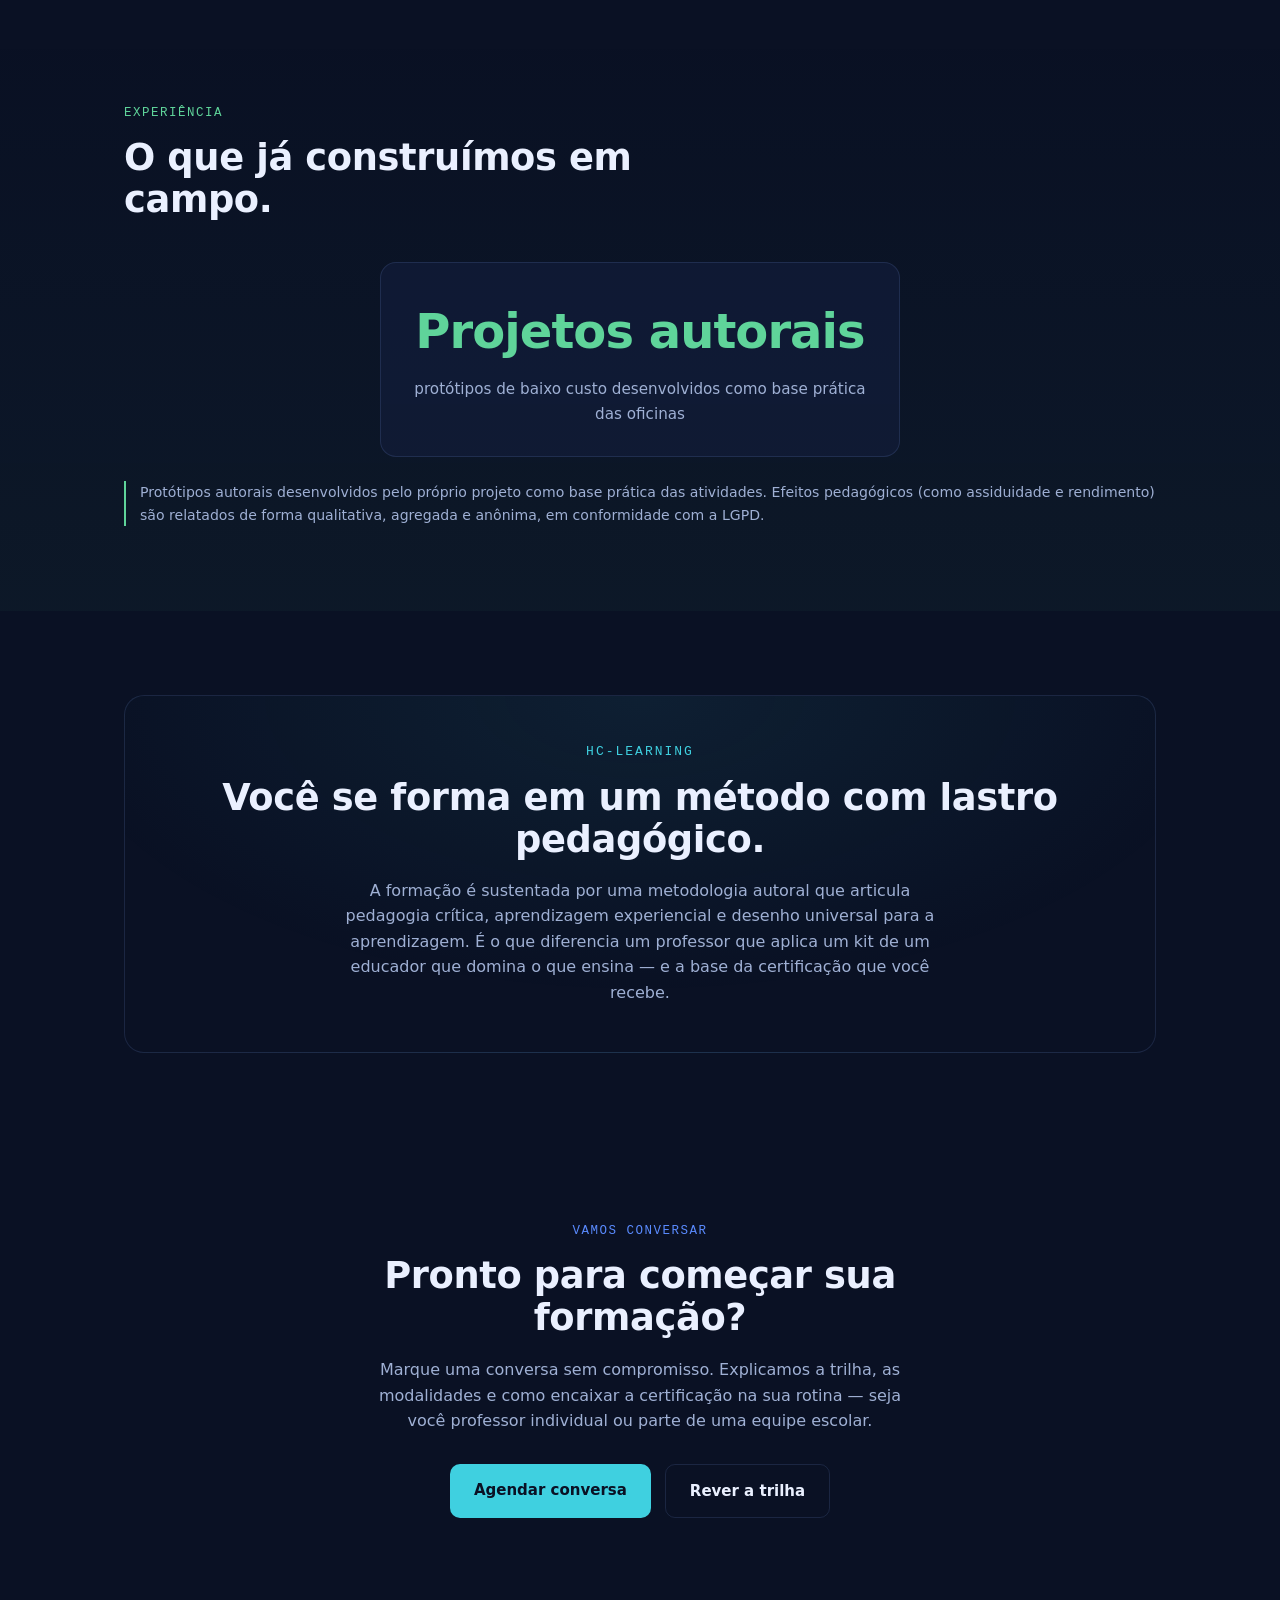
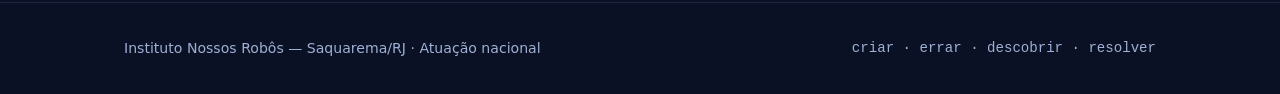
<file: para-professores.html>
<!DOCTYPE html>
<html lang="pt-BR">
<head>
<meta charset="UTF-8">
<meta name="viewport" content="width=device-width, initial-scale=1.0">
<title>Para Professores — Instituto Nossos Robôs</title>
<meta name="description" content="Formação e certificação de professores em robótica educacional. Capacitamos o educador para conduzir a Computação na Educação Básica com método próprio e autonomia. Saquarema–RJ, atuação nacional.">
<style>
  :root{
    --bg:#0a1124;
    --bg-2:#0d1730;
    --ink:#eaf0ff;
    --ink-soft:#9fb0d4;
    --line:rgba(120,150,220,.16);
    --cyan:#3fd0e0;
    --amber:#f5b14c;
    --green:#5fd49a;
    --blue:#5a8bff;
    --card:rgba(20,32,64,.55);
    --mono:"SF Mono",SFMono-Regular,Consolas,"Liberation Mono",Menlo,monospace;
    --sans:"Segoe UI",system-ui,-apple-system,Roboto,Helvetica,Arial,sans-serif;
  }
  *{margin:0;padding:0;box-sizing:border-box}
  html{scroll-behavior:smooth}
  body{
    background:var(--bg);
    color:var(--ink);
    font-family:var(--sans);
    line-height:1.6;
    overflow-x:hidden;
    -webkit-font-smoothing:antialiased;
  }
  /* atmosfera de fundo */
  body::before{
    content:"";
    position:fixed;inset:0;z-index:-2;
    background:
      radial-gradient(1100px 600px at 80% -10%, rgba(63,208,224,.10), transparent 60%),
      radial-gradient(900px 500px at -10% 30%, rgba(90,139,255,.10), transparent 60%),
      linear-gradient(180deg,var(--bg),var(--bg-2));
  }
  body::after{
    content:"";
    position:fixed;inset:0;z-index:-1;opacity:.035;pointer-events:none;
    background-image:linear-gradient(var(--ink) 1px,transparent 1px),
                     linear-gradient(90deg,var(--ink) 1px,transparent 1px);
    background-size:46px 46px;
  }
  .wrap{max-width:1080px;margin:0 auto;padding:0 24px}
  section{padding:84px 0}

  /* ---------- NAV ---------- */
  nav{
    position:sticky;top:0;z-index:50;
    backdrop-filter:blur(12px);
    background:rgba(10,17,36,.72);
    border-bottom:1px solid var(--line);
  }
  .nav-inner{display:flex;align-items:center;gap:14px;height:66px}
  .nav-back{
    display:inline-flex;align-items:center;justify-content:center;gap:7px;
    font-family:var(--mono);font-size:13px;text-decoration:none;color:var(--ink);
    border:1px solid var(--line);border-radius:9px;padding:8px 13px 8px 11px;flex:0 0 auto;
    transition:transform .2s,border-color .2s,background .2s;
  }
  .nav-back svg{width:15px;height:15px;transition:transform .2s}
  .nav-back:hover{border-color:var(--cyan);background:rgba(63,208,224,.06)}
  .nav-back:hover svg{transform:translateX(-3px)}
  .nav-back .lbl-full{display:inline}
  .brand{display:flex;align-items:center;gap:11px;font-weight:700;letter-spacing:.3px;
    text-decoration:none;color:inherit}
  .brand .dot{width:11px;height:11px;border-radius:50%;
    background:var(--cyan);box-shadow:0 0 14px var(--cyan)}
  .brand small{display:block;font-weight:400;font-size:11px;color:var(--ink-soft);letter-spacing:1.5px;text-transform:uppercase}
  .nav-spacer{flex:1 1 auto}
  .nav-cta{
    font-family:var(--mono);font-size:13px;text-decoration:none;color:var(--bg);
    background:var(--cyan);padding:9px 16px;border-radius:8px;font-weight:600;flex:0 0 auto;
    transition:transform .2s,box-shadow .2s;
  }
  .nav-cta:hover{transform:translateY(-2px);box-shadow:0 8px 22px rgba(63,208,224,.32)}

  /* ---------- HERO ---------- */
  .hero{padding:96px 0 72px;position:relative}
  .hero-grid{display:grid;grid-template-columns:1.05fr .95fr;gap:48px;align-items:center}
  .tag{
    font-family:var(--mono);font-size:12.5px;letter-spacing:1px;color:var(--cyan);
    border:1px solid var(--line);border-radius:999px;padding:6px 14px;display:inline-block;
    margin-bottom:24px;background:rgba(63,208,224,.06)
  }
  h1{
    font-size:clamp(2.1rem,5.4vw,3.7rem);line-height:1.08;font-weight:800;
    letter-spacing:-.02em;max-width:18ch;
  }
  h1 .hl{color:var(--cyan)}
  .lede{margin-top:22px;font-size:clamp(1.05rem,2.2vw,1.28rem);color:var(--ink-soft);max-width:60ch}
  .hero-actions{margin-top:34px;display:flex;gap:14px;flex-wrap:wrap}
  .btn{
    text-decoration:none;font-weight:600;font-size:15px;padding:14px 24px;border-radius:10px;
    transition:transform .2s,box-shadow .2s,border-color .2s;
  }
  .btn-primary{background:var(--cyan);color:var(--bg)}
  .btn-primary:hover{transform:translateY(-2px);box-shadow:0 10px 28px rgba(63,208,224,.30)}
  .btn-ghost{border:1px solid var(--line);color:var(--ink)}
  .btn-ghost:hover{border-color:var(--cyan);transform:translateY(-2px)}

  /* ---------- HERO · VÍDEO (espaço reservado) ---------- */
  .hero-media{
    position:relative;border-radius:18px;overflow:hidden;
    border:1px solid var(--line);
    background:linear-gradient(180deg,rgba(18,30,60,.55),rgba(10,18,40,.55));
    box-shadow:0 30px 80px rgba(0,0,0,.40);
    aspect-ratio:16/10;
  }
  .hero-media video,.hero-media img{
    display:block;width:100%;height:100%;object-fit:cover;background:#000;
  }
  /* placeholder animado mostrado enquanto não há vídeo */
  .hero-media .ph{
    position:absolute;inset:0;display:flex;flex-direction:column;
    align-items:center;justify-content:center;gap:14px;text-align:center;padding:24px;
    background:
      radial-gradient(420px 240px at 50% 38%,rgba(63,208,224,.14),transparent 70%),
      repeating-linear-gradient(0deg,rgba(255,255,255,.03) 0 1px,transparent 1px 5px);
  }
  .hero-media .ph .ring{
    width:54px;height:54px;border-radius:50%;
    border:2px solid rgba(63,208,224,.35);border-top-color:var(--cyan);
    animation:ph-spin 1.6s linear infinite;
  }
  @keyframes ph-spin{to{transform:rotate(360deg)}}
  .hero-media .ph .ph-tag{font-family:var(--mono);font-size:12px;letter-spacing:1.5px;
    color:var(--cyan);text-transform:uppercase}
  .hero-media .ph .ph-sub{font-size:.86rem;color:var(--ink-soft);max-width:30ch}
  @media(prefers-reduced-motion:reduce){.hero-media .ph .ring{animation:none}}

  /* ---------- FAIXA CONTEXTO + NÍVEIS ---------- */
  .bncc{
    border-top:1px solid var(--line);border-bottom:1px solid var(--line);
    background:linear-gradient(90deg,rgba(90,139,255,.06),transparent);
  }
  .bncc-grid{display:grid;grid-template-columns:1.1fr 1fr;gap:46px;align-items:center}
  .eyebrow{font-family:var(--mono);font-size:12.5px;letter-spacing:1.5px;text-transform:uppercase;color:var(--blue);margin-bottom:14px}
  h2{font-size:clamp(1.6rem,3.4vw,2.3rem);font-weight:800;letter-spacing:-.01em;line-height:1.15}
  .bncc p{margin-top:16px;color:var(--ink-soft);font-size:1.04rem}
  .bncc .note{
    margin-top:18px;font-size:.92rem;color:var(--ink-soft);
    border-left:2px solid var(--amber);padding-left:14px;
  }
  .pillars{display:flex;flex-direction:column;gap:14px}
  .pillar{
    position:relative;display:block;width:100%;text-align:left;cursor:pointer;font:inherit;color:inherit;
    background:var(--card);border:1px solid var(--line);border-radius:14px;padding:18px 20px;
    transition:transform .25s,border-color .25s,box-shadow .25s;
  }
  .pillar:hover{transform:translateX(6px);border-color:var(--blue);box-shadow:0 0 0 1px rgba(90,139,255,.25),0 10px 30px rgba(0,0,0,.25)}
  .pillar h4{font-size:1.02rem;display:flex;align-items:center;gap:10px}
  .pillar h4 i{width:8px;height:8px;border-radius:2px;background:var(--blue);display:inline-block}
  .pillar p{margin-top:6px;font-size:.93rem;color:var(--ink-soft)}
  .pillar-cue{
    font-family:var(--mono);font-size:11px;letter-spacing:1px;color:var(--blue);
    opacity:0;transform:translateX(-4px);display:inline-block;margin-top:10px;
    transition:opacity .25s,transform .25s;
  }
  .pillar:hover .pillar-cue,.pillar:focus-visible .pillar-cue{opacity:.95;transform:none}
  .pillar.is-active{border-color:var(--blue);box-shadow:0 0 0 1px var(--blue),0 0 26px rgba(90,139,255,.30)}

  /* ---------- PAINEL HOLOGRÁFICO ---------- */
  .holo-overlay{
    position:fixed;inset:0;z-index:120;display:none;
    background:radial-gradient(900px 700px at var(--ox,50%) var(--oy,50%),rgba(8,14,30,.55),rgba(4,7,18,.86));
    backdrop-filter:blur(3px);
  }
  .holo-overlay.open{display:block;animation:holo-fade .35s ease}
  @keyframes holo-fade{from{opacity:0}to{opacity:1}}
  .holo-link{position:absolute;inset:0;width:100%;height:100%;pointer-events:none;overflow:visible}
  #beamDot{filter:drop-shadow(0 0 6px var(--hc,#5a8bff))}

  .holo-panel{
    position:absolute;width:min(420px,84vw);
    left:var(--px,50%);top:var(--py,50%);
    transform-origin:var(--orgX,50%) var(--orgY,0%);
    animation:holo-project .5s cubic-bezier(.16,.84,.34,1) both;
  }
  .holo-inner{
    position:relative;display:flex;flex-direction:column;
    max-height:86vh;max-height:86dvh;border-radius:16px;overflow:hidden;
    background:linear-gradient(180deg,rgba(18,30,60,.72),rgba(10,18,40,.72));
    border:1px solid var(--hc,#5a8bff);
    border-color:color-mix(in srgb,var(--hc,#5a8bff) 60%,transparent);
    box-shadow:0 0 0 1px rgba(255,255,255,.04),
               0 0 40px color-mix(in srgb,var(--hc,#5a8bff) 35%,transparent),
               0 30px 80px rgba(0,0,0,.5);
    -webkit-backdrop-filter:blur(8px);backdrop-filter:blur(8px);
  }
  .holo-head{padding:28px 28px 0;flex:0 0 auto}
  .holo-scroll{padding:14px 28px 0;overflow-y:auto;overflow-x:hidden;flex:1 1 auto;min-height:0;
    -webkit-overflow-scrolling:touch;overscroll-behavior:contain}
  .holo-foot-wrap{padding:6px 28px 22px;flex:0 0 auto}
  @keyframes holo-project{
    0%{opacity:0;transform:perspective(1100px) rotateX(20deg) rotateY(-12deg) translateY(24px) scale(.8)}
    60%{opacity:1}
    100%{opacity:1;transform:perspective(1100px) rotateX(4deg) rotateY(-3deg) translateY(0) scale(1)}
  }
  .holo-panel.closing{animation:holo-retract .32s ease forwards}
  @keyframes holo-retract{
    to{opacity:0;transform:perspective(1100px) rotateX(20deg) rotateY(-12deg) translateY(24px) scale(.72)}
  }
  /* scanlines */
  .holo-scan{position:absolute;inset:0;pointer-events:none;opacity:.5;
    background:repeating-linear-gradient(0deg,rgba(255,255,255,.05) 0 1px,transparent 1px 4px);
    mix-blend-mode:overlay;animation:scan-move 7s linear infinite}
  @keyframes scan-move{to{background-position:0 240px}}
  /* cantos de mira */
  .corner{position:absolute;width:16px;height:16px;border:2px solid var(--hc,#5a8bff);opacity:.9}
  .corner.tl{top:10px;left:10px;border-right:0;border-bottom:0}
  .corner.tr{top:10px;right:10px;border-left:0;border-bottom:0}
  .corner.bl{bottom:10px;left:10px;border-right:0;border-top:0}
  .corner.br{bottom:10px;right:10px;border-left:0;border-top:0}

  .holo-close{position:absolute;top:18px;right:18px;z-index:3;background:rgba(10,18,40,.6);border:0;cursor:pointer;
    color:var(--ink-soft);font-size:15px;line-height:1;padding:6px 8px;border-radius:6px;transition:color .2s}
  .holo-close:hover{color:#fff}
  .holo-tag{font-family:var(--mono);font-size:12px;letter-spacing:1.5px;color:var(--hc,#5a8bff);text-transform:uppercase}
  .holo-panel h3{font-size:1.5rem;font-weight:800;margin-top:8px;letter-spacing:-.01em}
  .holo-body{color:var(--ink);font-size:.98rem;line-height:1.62}
  .holo-body strong{color:var(--hc,#5a8bff);font-weight:600}
  .holo-body .row{display:flex;gap:10px;margin-top:12px;align-items:flex-start}
  .holo-body .row::before{content:"▸";color:var(--hc,#5a8bff);flex:0 0 auto;font-size:.8rem;margin-top:.2rem}
  .holo-foot{margin-top:18px;padding-top:14px;border-top:1px solid rgba(255,255,255,.08);
    font-family:var(--mono);font-size:11px;letter-spacing:1px;color:var(--ink-soft)}

  @media(prefers-reduced-motion:reduce){
    .holo-panel,.holo-overlay{animation:none !important}
    .holo-scan{animation:none}
  }

  /* ---------- DIFERENCIAL ---------- */
  .diff h2 .hl{color:var(--amber)}
  .diff-lede{color:var(--ink-soft);max-width:64ch;margin-top:16px;font-size:1.06rem}
  .compare{display:grid;grid-template-columns:1fr 1fr;gap:22px;margin-top:40px}
  .col{border-radius:16px;padding:26px;border:1px solid var(--line)}
  .col.closed{background:rgba(120,130,150,.05)}
  .col.open{background:linear-gradient(180deg,rgba(63,208,224,.07),transparent);border-color:rgba(63,208,224,.30)}
  .col h5{font-family:var(--mono);font-size:12px;letter-spacing:1.5px;text-transform:uppercase;margin-bottom:18px}
  .col.closed h5{color:var(--ink-soft)}
  .col.open h5{color:var(--cyan)}
  .col ul{list-style:none;display:flex;flex-direction:column;gap:13px}
  .col li{display:flex;gap:11px;font-size:.97rem;align-items:flex-start}
  .col li span{flex:0 0 auto;font-weight:700}
  .col.closed li span{color:#7d8aa6}
  .col.open li span{color:var(--cyan)}
  .col.closed li{color:var(--ink-soft)}

  /* ---------- SERVIÇOS ---------- */
  .serv-head{max-width:60ch}
  .cards{display:grid;grid-template-columns:repeat(2,1fr);gap:20px;margin-top:42px}
  .scard{
    position:relative;background:var(--card);border:1px solid var(--line);
    border-radius:18px;padding:28px;overflow:hidden;
    transition:transform .3s,border-color .3s;
  }
  .scard:hover{transform:translateY(-6px);border-color:var(--accent,var(--cyan))}
  .scard::before{
    content:"";position:absolute;top:0;left:0;height:3px;width:100%;
    background:var(--accent,var(--cyan));opacity:.8;
  }
  .scard .ico{
    width:58px;height:58px;border-radius:13px;display:flex;align-items:center;justify-content:center;
    background:rgba(255,255,255,.04);border:1px solid var(--line);margin-bottom:18px;
  }
  .scard .ico svg{width:34px;height:34px;display:block;overflow:visible}

  /* ---- glyph: palestras (apresentador + tela + público) ---- */
  .g-pal .pal-screen{fill:none;stroke:var(--cyan);stroke-width:1.6}
  .g-pal .pal-head{fill:none;stroke:var(--cyan);stroke-width:1.6}
  .g-pal .pal-body{fill:none;stroke:var(--cyan);stroke-width:1.6;stroke-linecap:round}
  .g-pal .pal-stand,.g-pal .pal-base{stroke:var(--cyan);stroke-width:1.6;stroke-linecap:round;opacity:.6}
  .g-pal .pal-pulse{fill:none;stroke:var(--amber);stroke-width:1.5;transform-origin:29px 9px;transform-box:fill-box;
    animation:pal-ring 2.6s ease-out infinite}
  .g-pal .pal-pulse.u2{animation-delay:1.3s}
  .scard:hover .g-pal .pal-pulse{animation-duration:1.5s}
  @keyframes pal-ring{0%{transform:scale(.3);opacity:.9}100%{transform:scale(1.8);opacity:0}}

  /* ---- glyph: formação continuada (livro com páginas) ---- */
  .g-livro .bk-spine{fill:none;stroke:var(--blue);stroke-width:1.6;stroke-linecap:round}
  .g-livro .bk-cover{fill:none;stroke:var(--blue);stroke-width:1.6;stroke-linejoin:round}
  .g-livro .bk-pg{stroke:var(--amber);stroke-width:1.4;stroke-linecap:round;
    stroke-dasharray:7;stroke-dashoffset:7;animation:livro-pg 3.6s ease-in-out infinite}
  .g-livro .pL2{animation-delay:.25s}
  .g-livro .pR1{animation-delay:.5s}
  .g-livro .pR2{animation-delay:.75s}
  .scard:hover .g-livro .bk-pg{animation-duration:1.9s}
  @keyframes livro-pg{
    0%,6%{stroke-dashoffset:7}
    35%,78%{stroke-dashoffset:0}
    94%,100%{stroke-dashoffset:7}
  }

  /* ---- glyph: certificado (diploma + selo que carimba) ---- */
  .g-cert .doc{fill:none;stroke:var(--amber);stroke-width:1.6}
  .g-cert .dl{stroke:var(--amber);stroke-width:1.5;stroke-linecap:round;opacity:.5}
  .g-cert .seal-ring{fill:#0a1124;stroke:var(--amber);stroke-width:1.6;
    transform-origin:23px 24px;transform-box:fill-box;animation:cert-stamp 3.4s ease-in-out infinite}
  .g-cert .seal-star{fill:var(--amber);transform-origin:23px 24px;transform-box:fill-box;
    animation:cert-stamp 3.4s ease-in-out infinite}
  .g-cert .ribbon{stroke:var(--amber);stroke-width:1.6;stroke-linecap:round}
  .scard:hover .g-cert .seal-ring,.scard:hover .g-cert .seal-star{animation-duration:1.8s}
  @keyframes cert-stamp{
    0%,20%{transform:scale(0);opacity:0}
    38%{transform:scale(1.25);opacity:1}
    50%,88%{transform:scale(1);opacity:1}
    100%{transform:scale(0);opacity:0}
  }

  /* ---- glyph: modalidades (monitor + presencial + sync) ---- */
  .g-mod .md-screen{fill:none;stroke:var(--green);stroke-width:1.6}
  .g-mod .md-stand,.g-mod .md-base{stroke:var(--green);stroke-width:1.6;stroke-linecap:round;opacity:.6}
  .g-mod .md-head{fill:none;stroke:var(--green);stroke-width:1.6}
  .g-mod .md-body{fill:none;stroke:var(--green);stroke-width:1.6;stroke-linecap:round}
  .g-mod .md-on{fill:var(--amber);animation:mod-on 2.8s ease-in-out infinite}
  .g-mod .md-sync{fill:none;stroke:var(--amber);stroke-width:1.5;stroke-linecap:round;
    stroke-dasharray:14;stroke-dashoffset:14;animation:mod-sync 2.8s ease-in-out infinite}
  .scard:hover .g-mod .md-on,.scard:hover .g-mod .md-sync{animation-duration:1.5s}
  @keyframes mod-on{0%,100%{opacity:.4}50%{opacity:1}}
  @keyframes mod-sync{
    0%,15%{stroke-dashoffset:14}
    45%,80%{stroke-dashoffset:0}
    95%,100%{stroke-dashoffset:14}
  }

  @media(prefers-reduced-motion:reduce){
    .g-pal .pal-pulse,.g-livro .bk-pg,.g-cert .seal-ring,.g-cert .seal-star,
    .g-mod .md-on,.g-mod .md-sync{animation:none !important}
    .g-livro .bk-pg,.g-mod .md-sync{stroke-dashoffset:0}
    .g-cert .seal-ring,.g-cert .seal-star{transform:scale(1);opacity:1}
  }
  .scard h3{font-size:1.22rem;font-weight:700}
  .scard p{margin-top:10px;color:var(--ink-soft);font-size:.98rem}
  .scard .meta{margin-top:16px;font-family:var(--mono);font-size:12px;color:var(--accent,var(--cyan));letter-spacing:.5px}

  /* ---------- RESULTADOS ---------- */
  .results{background:linear-gradient(180deg,transparent,rgba(95,212,154,.04))}
  .stats{display:grid;grid-template-columns:repeat(3,1fr);gap:22px;margin-top:40px}
  .stat{text-align:center;border:1px solid var(--line);border-radius:16px;padding:30px 18px;background:var(--card)}
  .stat .num{font-size:clamp(2rem,5vw,3rem);font-weight:800;color:var(--green);letter-spacing:-.02em}
  .stat .lab{margin-top:8px;color:var(--ink-soft);font-size:.95rem}
  .results .note{margin-top:24px;text-align:center;font-size:.88rem;color:var(--ink-soft);
    border-left:2px solid var(--green);padding-left:14px;display:inline-block;text-align:left}
  .results .note-wrap{text-align:center}

  /* ---------- SELO METODOLOGIA ---------- */
  .seal{border:1px solid var(--line);border-radius:20px;padding:46px;text-align:center;
    background:radial-gradient(600px 300px at 50% 0%,rgba(63,208,224,.08),transparent)}
  .seal .badge{font-family:var(--mono);font-size:13px;letter-spacing:2px;color:var(--cyan);text-transform:uppercase}
  .seal h2{margin-top:14px}
  .seal p{margin:16px auto 0;max-width:58ch;color:var(--ink-soft)}

  /* ---------- CTA FINAL ---------- */
  .final{text-align:center}
  .final h2{max-width:20ch;margin:0 auto}
  .final p{margin:18px auto 0;max-width:54ch;color:var(--ink-soft)}
  .final .hero-actions{justify-content:center;margin-top:30px}

  footer{border-top:1px solid var(--line);padding:34px 0;color:var(--ink-soft);font-size:.88rem}
  .foot-inner{display:flex;justify-content:space-between;flex-wrap:wrap;gap:12px}

  /* reveal */
  .reveal{opacity:0;transform:translateY(22px);transition:opacity .7s ease,transform .7s ease}
  .reveal.in{opacity:1;transform:none}

  @media(max-width:880px){
    .hero-grid{grid-template-columns:1fr;gap:34px}
    .hero-media{order:-1}
  }
  @media(max-width:780px){
    section{padding:60px 0}
    .bncc-grid,.compare,.cards,.stats{grid-template-columns:1fr}
    .nav-cta{display:none}
    .brand small{display:none}
    .nav-back{padding:8px 12px}
  }
</style>
</head>
<body>

<nav>
  <div class="wrap nav-inner">
    <a class="nav-back" href="home.html" aria-label="Voltar para a página inicial">
      <svg viewBox="0 0 24 24" fill="none" stroke="currentColor" stroke-width="2.2" stroke-linecap="round" stroke-linejoin="round"><path d="M15 18l-6-6 6-6"/></svg>
      <span class="lbl-full">Início</span>
    </a>
    <a class="brand" href="home.html">
      <span class="dot"></span>
      <div>Instituto Nossos Robôs<small>Para Professores</small></div>
    </a>
    <span class="nav-spacer"></span>
    <a class="nav-cta" href="#contato">Falar conosco</a>
  </div>
</nav>

<!-- HERO -->
<header class="hero">
  <div class="wrap hero-grid">
    <div>
      <span class="tag reveal">// Formação e certificação docente</span>
      <h1 class="reveal">Você ensina os alunos. Nós <span class="hl">formamos você</span> para isso.</h1>
      <p class="lede reveal">A Computação na Educação Básica chegou à sala de aula — e o professor é quem a coloca em prática. Preparamos o educador para conduzir robótica e programação com método próprio, segurança pedagógica e autonomia real, sem depender de kit fechado de fornecedor.</p>
      <div class="hero-actions reveal">
        <a class="btn btn-primary" href="#contato">Quero me formar</a>
        <a class="btn btn-ghost" href="#servicos">Ver a trilha</a>
      </div>
    </div>

    <!--
      ===========================================================================
      ESPAÇO RESERVADO PARA O VÍDEO (hero · mudo, em loop)
      ---------------------------------------------------------------------------
      Quando tiver o arquivo, substitua TODO o bloco <div class="ph">...</div>
      por uma tag de vídeo, assim (mantenha a pasta assets/video ao lado):

        <video autoplay loop muted playsinline poster="assets/video/professores-poster.jpg">
          <source src="assets/video/professores-intro.mp4" type="video/mp4">
        </video>

      O placeholder animado abaixo aparece só enquanto o vídeo não está plugado.
      ===========================================================================
    -->
    <div class="hero-media reveal" aria-label="Espaço reservado para vídeo de apresentação">
      <div class="ph">
        <div class="ring" aria-hidden="true"></div>
        <div class="ph-tag">Vídeo em breve</div>
        <div class="ph-sub">Espaço reservado para o vídeo de apresentação da formação.</div>
      </div>
    </div>
  </div>
</header>

<!-- CONTEXTO + NÍVEIS DE CERTIFICAÇÃO -->
<section class="bncc">
  <div class="wrap bncc-grid">
    <div class="reveal">
      <div class="eyebrow">A trilha</div>
      <h2>Uma formação que habilita o professor <em>passo a passo</em>.</h2>
      <p>A entrada acontece por palestras e workshops, abertos a quem quer conhecer a proposta. A partir daí, o educador avança por uma trilha de certificação em três níveis, cada um aprofundando a prática e a autonomia para mediar as atividades.</p>
      <p>Cada nível pode ser cursado em três modalidades — online, presencial ou híbrida — para se adequar à rotina de quem já está em sala de aula.</p>
      <div class="note">Importante: a estrutura de níveis e modalidades reflete o planejamento atual do Instituto e pode ser ajustada conforme a turma e a parceria. Recomendamos confirmar conteúdo, carga horária e formato vigentes antes de se inscrever.</div>
    </div>
    <div class="pillars reveal">
      <button class="pillar" data-pillar="n1" aria-haspopup="dialog">
        <h4><i></i>Nível introdutório</h4>
        <p>Primeiro contato com a metodologia e a robótica de hardware aberto.</p>
        <span class="pillar-cue">explorar →</span>
      </button>
      <button class="pillar" data-pillar="n2" aria-haspopup="dialog">
        <h4><i></i>Nível intermediário</h4>
        <p>Condução autônoma das atividades e dos planos de aula em sala.</p>
        <span class="pillar-cue">explorar →</span>
      </button>
      <button class="pillar" data-pillar="n3" aria-haspopup="dialog">
        <h4><i></i>Nível aprofundado</h4>
        <p>Mediação plena da metodologia e formação de novos educadores.</p>
        <span class="pillar-cue">explorar →</span>
      </button>
    </div>
  </div>
</section>

<!-- PAINEL HOLOGRÁFICO -->
<div class="holo-overlay" id="holo" aria-hidden="true">
  <svg class="holo-link" id="holoLink" aria-hidden="true">
    <defs>
      <linearGradient id="beamGrad" x1="0" y1="0" x2="0" y2="1">
        <stop offset="0%" stop-color="var(--hc,#5a8bff)" stop-opacity="0"/>
        <stop offset="100%" stop-color="var(--hc,#5a8bff)" stop-opacity=".9"/>
      </linearGradient>
    </defs>
    <line id="beamLine" stroke="url(#beamGrad)" stroke-width="2"/>
    <circle id="beamDot" r="3" fill="var(--hc,#5a8bff)"/>
  </svg>
  <div class="holo-panel" id="holoPanel" role="dialog" aria-modal="true" aria-labelledby="holoTitle">
    <div class="holo-inner">
      <div class="holo-scan"></div>
      <span class="corner tl"></span><span class="corner tr"></span>
      <span class="corner bl"></span><span class="corner br"></span>
      <button class="holo-close" id="holoClose" aria-label="Fechar">✕</button>
      <div class="holo-head">
        <div class="holo-tag" id="holoTag">// nível</div>
        <h3 id="holoTitle">Título</h3>
      </div>
      <div class="holo-scroll">
        <div class="holo-body" id="holoBody"></div>
      </div>
      <div class="holo-foot-wrap">
        <div class="holo-foot">Certificação · Mediador HC-Learning</div>
      </div>
    </div>
  </div>
</div>

<!-- DIFERENCIAL -->
<section class="diff">
  <div class="wrap">
    <div class="reveal">
      <div class="eyebrow" style="color:var(--amber)">Por que se formar conosco</div>
      <h2>Autonomia de verdade — não <span class="hl">dependência de fornecedor</span>.</h2>
      <p class="diff-lede">No modelo de kit fechado, o professor recebe um roteiro pronto e fica preso a uma única marca: quando o contrato acaba ou a peça quebra, a aula para. Formamos o educador para o oposto — entender o que ensina, adaptar à sua realidade e seguir sozinho, com hardware aberto e acessível.</p>
    </div>
    <div class="compare">
      <div class="col closed reveal">
        <h5>Treinamento de kit fechado</h5>
        <ul>
          <li><span>—</span> Roteiro pronto que não se adapta à turma</li>
          <li><span>—</span> Dependência de uma única marca</li>
          <li><span>—</span> Sem reconhecimento formal do percurso</li>
          <li><span>—</span> O professor apenas opera o material</li>
        </ul>
      </div>
      <div class="col open reveal">
        <h5>Nossa formação</h5>
        <ul>
          <li><span>+</span> Método para adaptar a aula à sua realidade</li>
          <li><span>+</span> Hardware aberto (Arduino e similares)</li>
          <li><span>+</span> Certificação em níveis, com reconhecimento do percurso</li>
          <li><span>+</span> O professor compreende e conduz com autonomia</li>
        </ul>
      </div>
    </div>
  </div>
</section>

<!-- SERVIÇOS -->
<section id="servicos">
  <div class="wrap">
    <div class="serv-head reveal">
      <div class="eyebrow">O que você recebe</div>
      <h2>Quatro frentes para formar o professor mediador.</h2>
    </div>
    <div class="cards">
      <div class="scard reveal" style="--accent:var(--cyan)">
        <div class="ico"><svg class="g-pal" viewBox="0 0 34 34">
          <rect class="pal-screen" x="6" y="6" width="22" height="15" rx="1.5"/>
          <circle class="pal-head" cx="17" cy="11" r="2.4"/>
          <path class="pal-body" d="M12.5 18 C12.5 13.5, 21.5 13.5, 21.5 18"/>
          <line class="pal-stand" x1="17" y1="21" x2="17" y2="26"/>
          <line class="pal-base" x1="11" y1="26" x2="23" y2="26"/>
          <circle class="pal-pulse u1" cx="29" cy="9" r="2"/>
          <circle class="pal-pulse u2" cx="29" cy="9" r="2"/>
        </svg></div>
        <h3>Palestras e workshops</h3>
        <p>A porta de entrada. Encontros abertos que apresentam a proposta e dão ao professor uma primeira experiência prática com a robótica de hardware aberto — sem compromisso de trilha.</p>
        <div class="meta">Entrada · aberta a todos</div>
      </div>
      <div class="scard reveal" style="--accent:var(--blue)">
        <div class="ico"><svg class="g-livro" viewBox="0 0 34 34">
          <path class="bk-spine" d="M17 9 V27"/>
          <path class="bk-cover" d="M17 9 C13 6, 7 6, 5 8 V25 C7 23, 13 23, 17 26"/>
          <path class="bk-cover" d="M17 9 C21 6, 27 6, 29 8 V25 C27 23, 21 23, 17 26"/>
          <line class="bk-pg pL1" x1="8" y1="12" x2="14" y2="11.5"/>
          <line class="bk-pg pL2" x1="8" y1="16" x2="14" y2="15.5"/>
          <line class="bk-pg pR1" x1="20" y1="11.5" x2="26" y2="12"/>
          <line class="bk-pg pR2" x1="20" y1="15.5" x2="26" y2="16"/>
        </svg></div>
        <h3>Formação continuada</h3>
        <p>Cursos que preparam o educador para conduzir as atividades em sala, com planos de aula estruturados e apoio na adaptação ao currículo e à realidade da sua escola.</p>
        <div class="meta">Prática conduzida em sala</div>
      </div>
      <div class="scard reveal" style="--accent:var(--amber)">
        <div class="ico"><svg class="g-cert" viewBox="0 0 34 34">
          <rect class="doc" x="6" y="6" width="22" height="16" rx="1.5"/>
          <line class="dl d1" x1="10" y1="11" x2="24" y2="11"/>
          <line class="dl d2" x1="10" y1="14" x2="24" y2="14"/>
          <line class="dl d3" x1="10" y1="17" x2="19" y2="17"/>
          <circle class="seal-ring" cx="23" cy="24" r="6"/>
          <path class="seal-star" d="M23 21 L23.9 23.1 L26 23.1 L24.3 24.5 L25 26.7 L23 25.4 L21 26.7 L21.7 24.5 L20 23.1 L22.1 23.1 Z"/>
          <line class="ribbon r1" x1="21" y1="29" x2="20.5" y2="32.5"/>
          <line class="ribbon r2" x1="25" y1="29" x2="25.5" y2="32.5"/>
        </svg></div>
        <h3>Certificação em níveis</h3>
        <p>Trilha progressiva — introdutório, intermediário e aprofundado — que habilita o educador como mediador da metodologia, com reconhecimento formal de cada etapa concluída.</p>
        <div class="meta">Percurso reconhecido</div>
      </div>
      <div class="scard reveal" style="--accent:var(--green)">
        <div class="ico"><svg class="g-mod" viewBox="0 0 34 34">
          <rect class="md-screen" x="4" y="8" width="15" height="11" rx="1.5"/>
          <line class="md-stand" x1="11.5" y1="19" x2="11.5" y2="23"/>
          <line class="md-base" x1="7" y1="23" x2="16" y2="23"/>
          <circle class="md-on" cx="11.5" cy="13.5" r="2.4"/>
          <circle class="md-head" cx="25" cy="13" r="3"/>
          <path class="md-body" d="M20 25 C20 18, 30 18, 30 25"/>
          <path class="md-sync" d="M19 11 q3 -3 6 0"/>
        </svg></div>
        <h3>Online, presencial ou híbrida</h3>
        <p>Cada nível pode ser cursado na modalidade que cabe na sua rotina. Quem já dá aula escolhe o formato — sem precisar parar a sala para se aprimorar.</p>
        <div class="meta">Três modalidades</div>
      </div>
    </div>
  </div>
</section>

<!-- RESULTADOS -->
<section class="results">
  <div class="wrap">
    <div class="reveal serv-head">
      <div class="eyebrow" style="color:var(--green)">Experiência</div>
      <h2>O que já construímos em campo.</h2>
    </div>
    <div class="stats" style="grid-template-columns:1fr;max-width:520px;margin-left:auto;margin-right:auto">
      <div class="stat reveal">
        <div class="num">Projetos autorais</div>
        <div class="lab">protótipos de baixo custo desenvolvidos como base prática das oficinas</div>
      </div>
    </div>
    <div class="note-wrap">
      <div class="note">Protótipos autorais desenvolvidos pelo próprio projeto como base prática das atividades. Efeitos pedagógicos (como assiduidade e rendimento) são relatados de forma qualitativa, agregada e anônima, em conformidade com a LGPD.</div>
    </div>
  </div>
</section>

<!-- SELO METODOLOGIA -->
<section>
  <div class="wrap">
    <div class="seal reveal">
      <div class="badge">HC-Learning</div>
      <h2>Você se forma em um método com lastro pedagógico.</h2>
      <p>A formação é sustentada por uma metodologia autoral que articula pedagogia crítica, aprendizagem experiencial e desenho universal para a aprendizagem. É o que diferencia um professor que aplica um kit de um educador que domina o que ensina — e a base da certificação que você recebe.</p>
    </div>
  </div>
</section>

<!-- CTA FINAL -->
<section id="contato" class="final">
  <div class="wrap">
    <div class="reveal">
      <div class="eyebrow" style="text-align:center">Vamos conversar</div>
      <h2>Pronto para começar sua formação?</h2>
      <p>Marque uma conversa sem compromisso. Explicamos a trilha, as modalidades e como encaixar a certificação na sua rotina — seja você professor individual ou parte de uma equipe escolar.</p>
      <div class="hero-actions">
        <a class="btn btn-primary" href="mailto:contato@exemplo.com.br">Agendar conversa</a>
        <a class="btn btn-ghost" href="#servicos">Rever a trilha</a>
      </div>
    </div>
  </div>
</section>

<footer>
  <div class="wrap foot-inner">
    <span>Instituto Nossos Robôs — Saquarema/RJ · Atuação nacional</span>
    <span style="font-family:var(--mono)">criar · errar · descobrir · resolver</span>
  </div>
</footer>

<script>
  const io=new IntersectionObserver((es)=>{
    es.forEach(e=>{if(e.isIntersecting){e.target.classList.add('in');io.unobserve(e.target)}});
  },{threshold:.12});
  document.querySelectorAll('.reveal').forEach((el,i)=>{
    el.style.transitionDelay=(i%4*70)+'ms';
    io.observe(el);
  });

  /* ---------- Painel holográfico dos níveis ---------- */
  const HOLO={
    n1:{tag:'// nível 01',color:'#5a8bff',title:'Nível introdutório',
      body:`<p>O ponto de partida da trilha. O professor tem o <strong>primeiro contato estruturado</strong> com a metodologia e com a robótica de hardware aberto.</p>
      <div class="row">Fundamentos da proposta pedagógica e da cultura maker.</div>
      <div class="row">Primeiros projetos práticos com componentes acessíveis.</div>
      <div class="row">Como o erro entra como parte produtiva do aprendizado.</div>
      <p style="margin-top:14px">Ao final, o educador está apto a <strong>acompanhar e apoiar</strong> atividades introdutórias com segurança.</p>`},
    n2:{tag:'// nível 02',color:'#3fd0e0',title:'Nível intermediário',
      body:`<p>O professor passa a <strong>conduzir as atividades de forma autônoma</strong>, sem depender de um roteiro fechado.</p>
      <div class="row">Planejamento e condução de planos de aula estruturados.</div>
      <div class="row">Adaptação das atividades à realidade da turma e da escola.</div>
      <div class="row">Mediação do trabalho dos alunos com hardware aberto.</div>
      <p style="margin-top:14px">É o nível em que o educador deixa de operar material pronto e passa a <strong>desenhar a própria aula</strong>.</p>`},
    n3:{tag:'// nível 03',color:'#5fd49a',title:'Nível aprofundado',
      body:`<p>O grau mais avançado da trilha: <strong>mediação plena da metodologia</strong> e capacidade de multiplicá-la.</p>
      <div class="row">Domínio aprofundado da articulação pedagógica do método.</div>
      <div class="row">Capacidade de orientar e formar outros educadores.</div>
      <div class="row">Atuação como referência da metodologia na escola.</div>
      <p style="margin-top:14px">Habilita o professor como <strong>mediador licenciado</strong>, fechando o percurso de autonomia.</p>`}
  };

  const holo=document.getElementById('holo');
  const panel=document.getElementById('holoPanel');
  const linkSvg=document.getElementById('holoLink');
  const beamLine=document.getElementById('beamLine');
  const beamDot=document.getElementById('beamDot');
  let activeCard=null;

  function placePanel(card){
    const r=card.getBoundingClientRect();
    const vw=innerWidth, vh=innerHeight;
    const pw=Math.min(420,vw*0.84);
    const inner=panel.querySelector('.holo-inner');
    const cap=vh*0.86;
    let ph=(inner?inner.offsetHeight:panel.offsetHeight)||Math.min(cap,520);
    ph=Math.min(ph,cap);   // nunca maior que o teto visível
    // origem do feixe = borda direita/centro do card
    const ax=r.right, ay=r.top+r.height/2;
    const landscape = vw>vh;
    let px,py,orgX,orgY;

    if(vw<780 && !landscape){
      // retrato estreito: centralizado abaixo do card
      px=vw/2-pw/2;
      py=Math.min(r.bottom+24, vh-ph-16);
      py=Math.max(16,py);
      orgX='50%'; orgY='0%';
    }else if(ax+40+pw < vw){
      // cabe à direita do card
      px=ax+48;
      py=ay-ph/2;                       // centraliza o painel na altura do card
      orgX='0%'; orgY='50%';
    }else{
      // senão, à esquerda
      px=Math.max(16,r.left-48-pw);
      py=ay-ph/2;
      orgX='100%'; orgY='50%';
    }
    // trava vertical: nunca sair da tela (margem de 16px)
    py=Math.min(Math.max(16,py), Math.max(16, vh-ph-16));

    panel.style.setProperty('--px',px+'px');
    panel.style.setProperty('--py',py+'px');
    panel.style.setProperty('--orgX',orgX);
    panel.style.setProperty('--orgY',orgY);
    holo.style.setProperty('--ox',(ax/vw*100)+'%');
    holo.style.setProperty('--oy',(ay/vh*100)+'%');
    // desenhar a ramificação após o layout
    requestAnimationFrame(()=>{
      const pr=panel.getBoundingClientRect();
      const toRight = px>ax;
      const tx = (vw<780 && !landscape) ? pr.left+pr.width/2 : (toRight ? pr.left : pr.right);
      const ty = Math.min(Math.max(pr.top+38, ay), pr.bottom-20);
      beamLine.setAttribute('x1',ax); beamLine.setAttribute('y1',ay);
      beamLine.setAttribute('x2',tx); beamLine.setAttribute('y2',ty);
      beamDot.setAttribute('cx',ax); beamDot.setAttribute('cy',ay);
    });
  }

  function openHolo(card){
    const data=HOLO[card.dataset.pillar]; if(!data) return;
    activeCard=card; card.classList.add('is-active');
    holo.style.setProperty('--hc',data.color);
    document.getElementById('holoTag').textContent=data.tag;
    document.getElementById('holoTitle').textContent=data.title;
    document.getElementById('holoBody').innerHTML=data.body;
    panel.classList.remove('closing');
    holo.classList.add('open'); holo.setAttribute('aria-hidden','false');
    requestAnimationFrame(()=>placePanel(card));
    document.getElementById('holoClose').focus();
    document.body.style.overflow='hidden';
  }
  function closeHolo(){
    if(!holo.classList.contains('open')) return;
    panel.classList.add('closing');
    const done=()=>{
      holo.classList.remove('open'); holo.setAttribute('aria-hidden','true');
      panel.classList.remove('closing');
      if(activeCard){activeCard.classList.remove('is-active');activeCard.focus();activeCard=null;}
      document.body.style.overflow='';
      panel.removeEventListener('animationend',done);
    };
    panel.addEventListener('animationend',done);
    setTimeout(done,420); // fallback p/ reduced-motion
  }

  document.querySelectorAll('.pillar').forEach(p=>{
    p.addEventListener('click',()=>openHolo(p));
  });
  document.getElementById('holoClose').addEventListener('click',closeHolo);
  holo.addEventListener('click',e=>{if(e.target===holo)closeHolo();});
  addEventListener('keydown',e=>{if(e.key==='Escape')closeHolo();});
  addEventListener('resize',()=>{if(activeCard)placePanel(activeCard);});
</script>
</body>
</html>
</file>
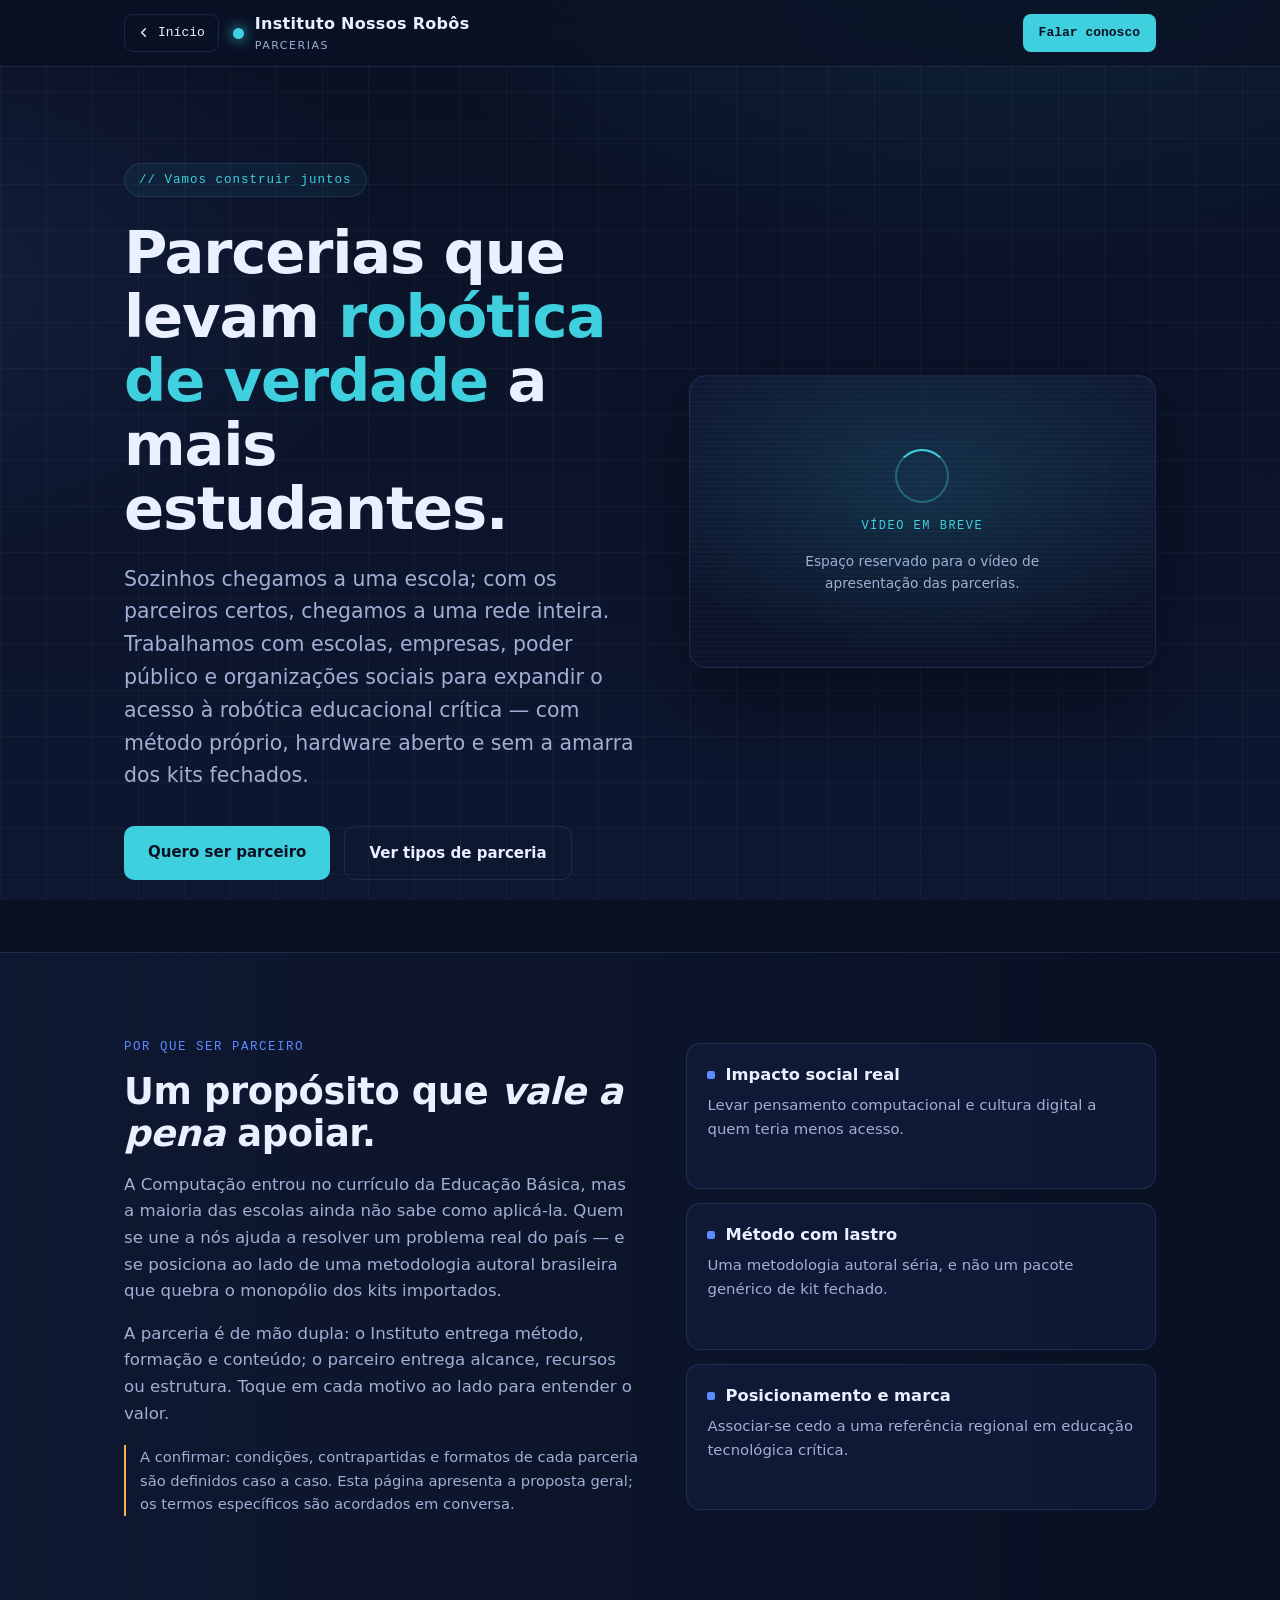
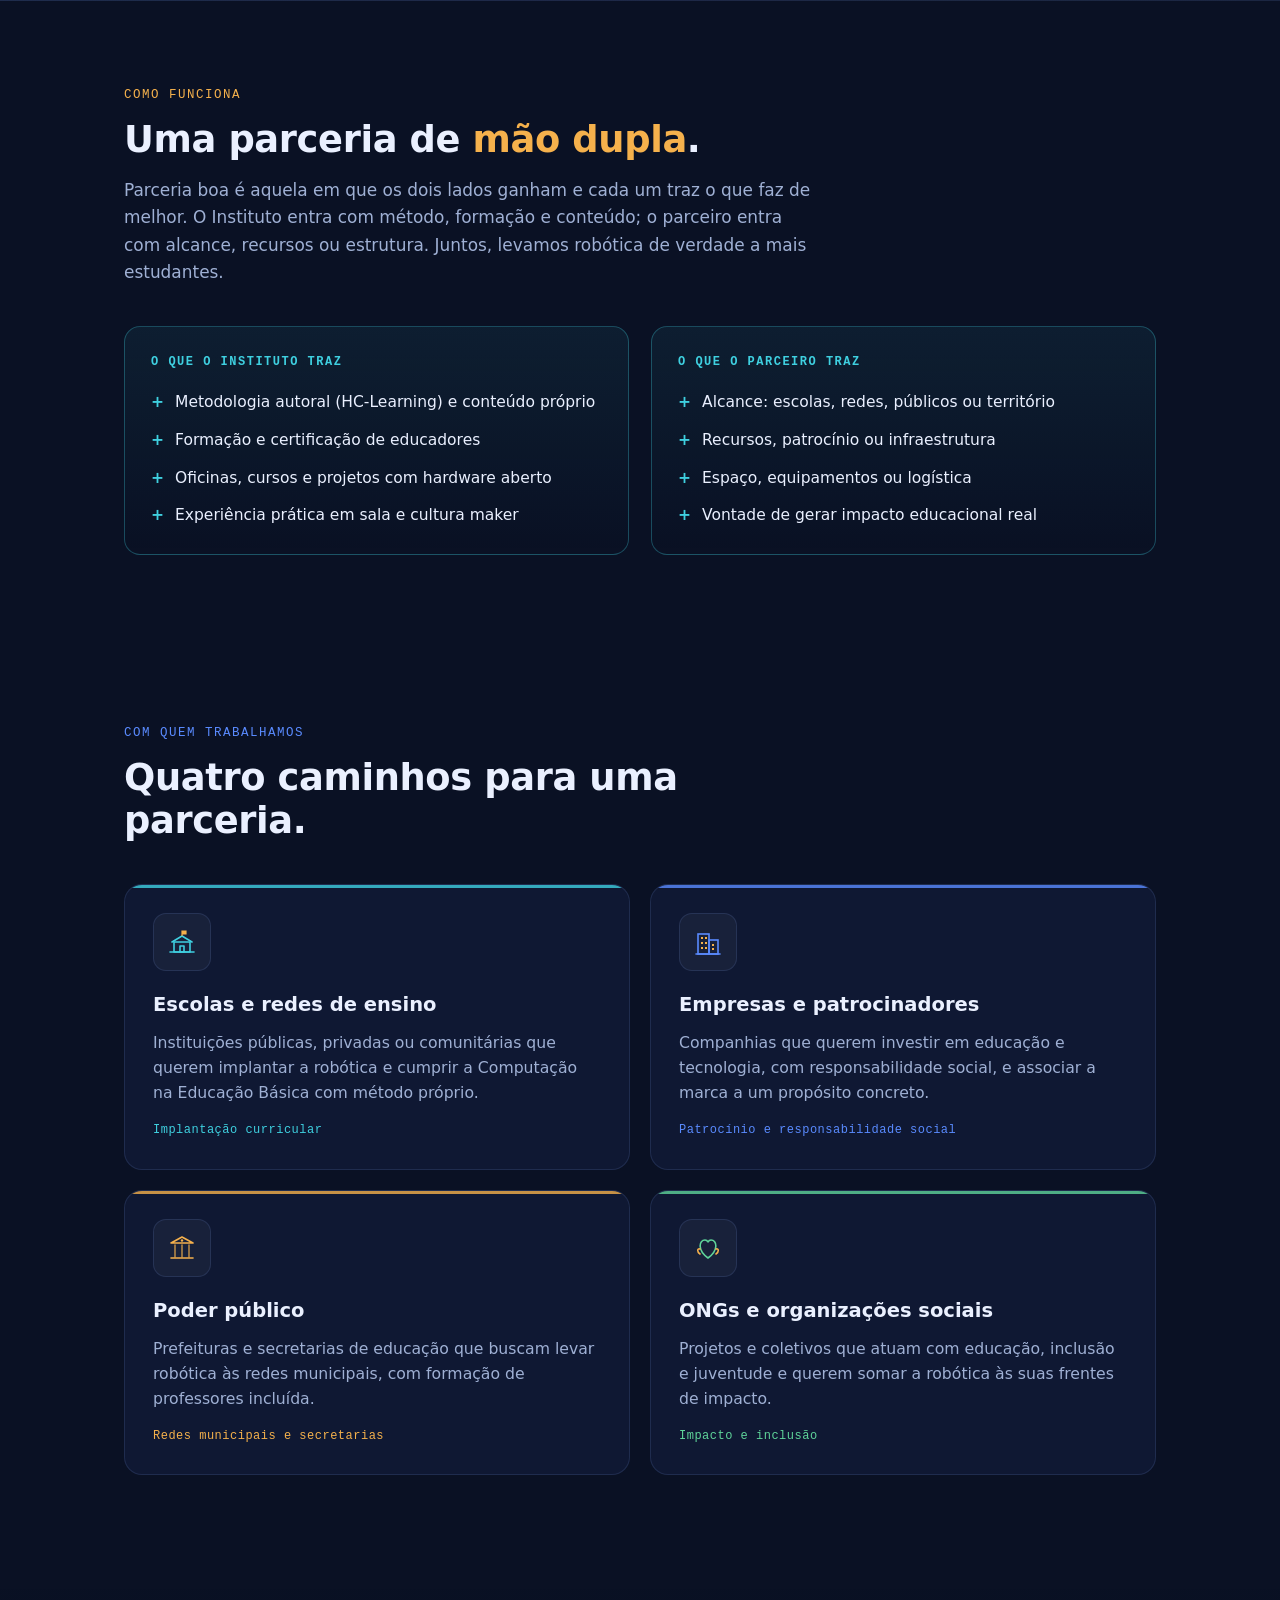
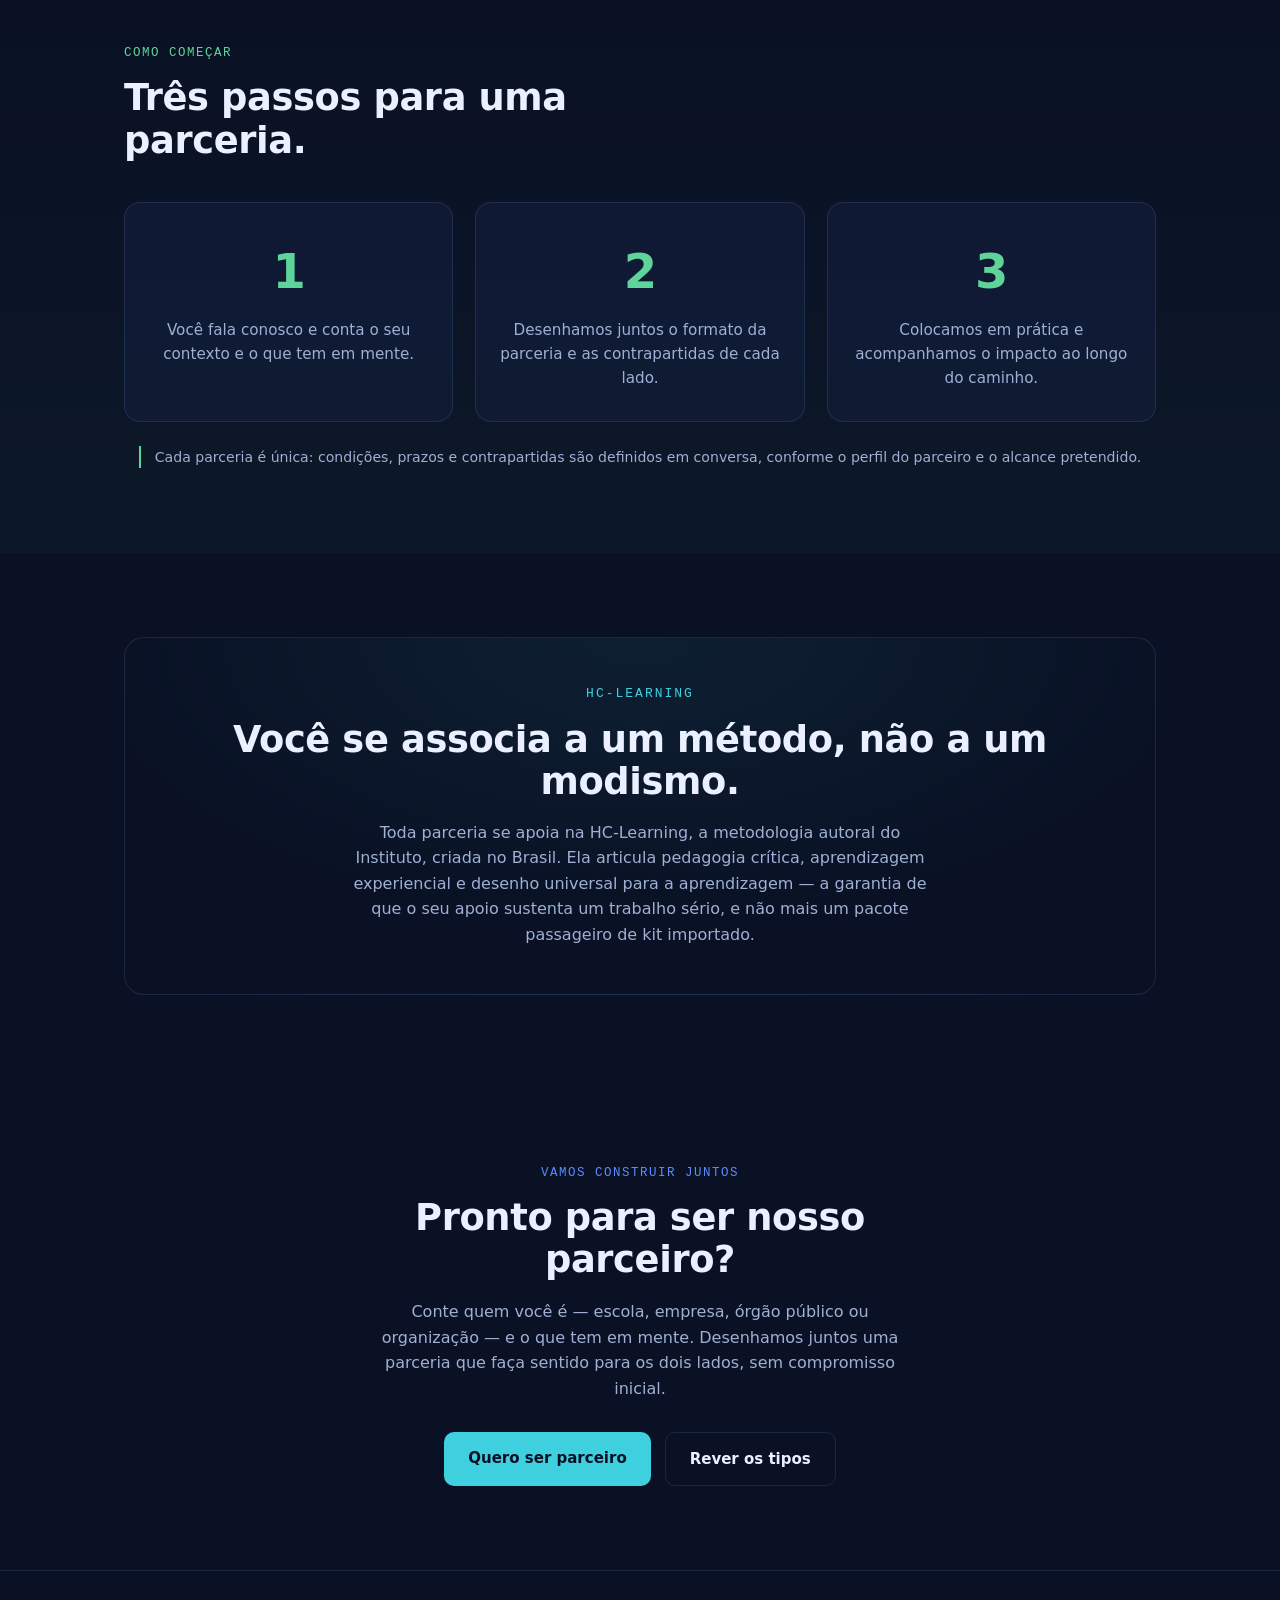
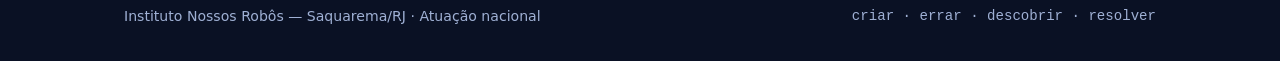
<file: parcerias.html>
<!DOCTYPE html>
<html lang="pt-BR">
<head>
<meta charset="UTF-8">
<meta name="viewport" content="width=device-width, initial-scale=1.0">
<title>Parcerias — Instituto Nossos Robôs</title>
<meta name="description" content="Seja parceiro do Instituto Nossos Robôs. Trabalhamos com escolas e redes de ensino, empresas, poder público e organizações sociais para levar robótica educacional crítica a mais estudantes pelo Brasil. Saquarema–RJ, atuação nacional.">
<style>
  :root{
    --bg:#0a1124;
    --bg-2:#0d1730;
    --ink:#eaf0ff;
    --ink-soft:#9fb0d4;
    --line:rgba(120,150,220,.16);
    --cyan:#3fd0e0;
    --amber:#f5b14c;
    --green:#5fd49a;
    --blue:#5a8bff;
    --card:rgba(20,32,64,.55);
    --mono:"SF Mono",SFMono-Regular,Consolas,"Liberation Mono",Menlo,monospace;
    --sans:"Segoe UI",system-ui,-apple-system,Roboto,Helvetica,Arial,sans-serif;
  }
  *{margin:0;padding:0;box-sizing:border-box}
  html{scroll-behavior:smooth}
  body{
    background:var(--bg);
    color:var(--ink);
    font-family:var(--sans);
    line-height:1.6;
    overflow-x:hidden;
    -webkit-font-smoothing:antialiased;
  }
  /* atmosfera de fundo */
  body::before{
    content:"";
    position:fixed;inset:0;z-index:-2;
    background:
      radial-gradient(1100px 600px at 80% -10%, rgba(63,208,224,.10), transparent 60%),
      radial-gradient(900px 500px at -10% 30%, rgba(90,139,255,.10), transparent 60%),
      linear-gradient(180deg,var(--bg),var(--bg-2));
  }
  body::after{
    content:"";
    position:fixed;inset:0;z-index:-1;opacity:.035;pointer-events:none;
    background-image:linear-gradient(var(--ink) 1px,transparent 1px),
                     linear-gradient(90deg,var(--ink) 1px,transparent 1px);
    background-size:46px 46px;
  }
  .wrap{max-width:1080px;margin:0 auto;padding:0 24px}
  section{padding:84px 0}

  /* ---------- NAV ---------- */
  nav{
    position:sticky;top:0;z-index:50;
    backdrop-filter:blur(12px);
    background:rgba(10,17,36,.72);
    border-bottom:1px solid var(--line);
  }
  .nav-inner{display:flex;align-items:center;gap:14px;height:66px}
  .nav-back{
    display:inline-flex;align-items:center;justify-content:center;gap:7px;
    font-family:var(--mono);font-size:13px;text-decoration:none;color:var(--ink);
    border:1px solid var(--line);border-radius:9px;padding:8px 13px 8px 11px;flex:0 0 auto;
    transition:transform .2s,border-color .2s,background .2s;
  }
  .nav-back svg{width:15px;height:15px;transition:transform .2s}
  .nav-back:hover{border-color:var(--cyan);background:rgba(63,208,224,.06)}
  .nav-back:hover svg{transform:translateX(-3px)}
  .nav-back .lbl-full{display:inline}
  .brand{display:flex;align-items:center;gap:11px;font-weight:700;letter-spacing:.3px;
    text-decoration:none;color:inherit}
  .brand .dot{width:11px;height:11px;border-radius:50%;
    background:var(--cyan);box-shadow:0 0 14px var(--cyan)}
  .brand small{display:block;font-weight:400;font-size:11px;color:var(--ink-soft);letter-spacing:1.5px;text-transform:uppercase}
  .nav-spacer{flex:1 1 auto}
  .nav-cta{
    font-family:var(--mono);font-size:13px;text-decoration:none;color:var(--bg);
    background:var(--cyan);padding:9px 16px;border-radius:8px;font-weight:600;flex:0 0 auto;
    transition:transform .2s,box-shadow .2s;
  }
  .nav-cta:hover{transform:translateY(-2px);box-shadow:0 8px 22px rgba(63,208,224,.32)}

  /* ---------- HERO ---------- */
  .hero{padding:96px 0 72px;position:relative}
  .hero-grid{display:grid;grid-template-columns:1.05fr .95fr;gap:48px;align-items:center}
  .tag{
    font-family:var(--mono);font-size:12.5px;letter-spacing:1px;color:var(--cyan);
    border:1px solid var(--line);border-radius:999px;padding:6px 14px;display:inline-block;
    margin-bottom:24px;background:rgba(63,208,224,.06)
  }
  h1{
    font-size:clamp(2.1rem,5.4vw,3.7rem);line-height:1.08;font-weight:800;
    letter-spacing:-.02em;max-width:18ch;
  }
  h1 .hl{color:var(--cyan)}
  .lede{margin-top:22px;font-size:clamp(1.05rem,2.2vw,1.28rem);color:var(--ink-soft);max-width:60ch}
  .hero-actions{margin-top:34px;display:flex;gap:14px;flex-wrap:wrap}
  .btn{
    text-decoration:none;font-weight:600;font-size:15px;padding:14px 24px;border-radius:10px;
    transition:transform .2s,box-shadow .2s,border-color .2s;
  }
  .btn-primary{background:var(--cyan);color:var(--bg)}
  .btn-primary:hover{transform:translateY(-2px);box-shadow:0 10px 28px rgba(63,208,224,.30)}
  .btn-ghost{border:1px solid var(--line);color:var(--ink)}
  .btn-ghost:hover{border-color:var(--cyan);transform:translateY(-2px)}

  /* ---------- HERO · VÍDEO (espaço reservado) ---------- */
  .hero-media{
    position:relative;border-radius:18px;overflow:hidden;
    border:1px solid var(--line);
    background:linear-gradient(180deg,rgba(18,30,60,.55),rgba(10,18,40,.55));
    box-shadow:0 30px 80px rgba(0,0,0,.40);
    aspect-ratio:16/10;
  }
  .hero-media video,.hero-media img{
    display:block;width:100%;height:100%;object-fit:cover;background:#000;
  }
  /* placeholder animado mostrado enquanto não há vídeo */
  .hero-media .ph{
    position:absolute;inset:0;display:flex;flex-direction:column;
    align-items:center;justify-content:center;gap:14px;text-align:center;padding:24px;
    background:
      radial-gradient(420px 240px at 50% 38%,rgba(63,208,224,.14),transparent 70%),
      repeating-linear-gradient(0deg,rgba(255,255,255,.03) 0 1px,transparent 1px 5px);
  }
  .hero-media .ph .ring{
    width:54px;height:54px;border-radius:50%;
    border:2px solid rgba(63,208,224,.35);border-top-color:var(--cyan);
    animation:ph-spin 1.6s linear infinite;
  }
  @keyframes ph-spin{to{transform:rotate(360deg)}}
  .hero-media .ph .ph-tag{font-family:var(--mono);font-size:12px;letter-spacing:1.5px;
    color:var(--cyan);text-transform:uppercase}
  .hero-media .ph .ph-sub{font-size:.86rem;color:var(--ink-soft);max-width:30ch}
  @media(prefers-reduced-motion:reduce){.hero-media .ph .ring{animation:none}}

  /* ---------- FAIXA CONTEXTO + NÍVEIS ---------- */
  .bncc{
    border-top:1px solid var(--line);border-bottom:1px solid var(--line);
    background:linear-gradient(90deg,rgba(90,139,255,.06),transparent);
  }
  .bncc-grid{display:grid;grid-template-columns:1.1fr 1fr;gap:46px;align-items:center}
  .eyebrow{font-family:var(--mono);font-size:12.5px;letter-spacing:1.5px;text-transform:uppercase;color:var(--blue);margin-bottom:14px}
  h2{font-size:clamp(1.6rem,3.4vw,2.3rem);font-weight:800;letter-spacing:-.01em;line-height:1.15}
  .bncc p{margin-top:16px;color:var(--ink-soft);font-size:1.04rem}
  .bncc .note{
    margin-top:18px;font-size:.92rem;color:var(--ink-soft);
    border-left:2px solid var(--amber);padding-left:14px;
  }
  .pillars{display:flex;flex-direction:column;gap:14px}
  .pillar{
    position:relative;display:block;width:100%;text-align:left;cursor:pointer;font:inherit;color:inherit;
    background:var(--card);border:1px solid var(--line);border-radius:14px;padding:18px 20px;
    transition:transform .25s,border-color .25s,box-shadow .25s;
  }
  .pillar:hover{transform:translateX(6px);border-color:var(--blue);box-shadow:0 0 0 1px rgba(90,139,255,.25),0 10px 30px rgba(0,0,0,.25)}
  .pillar h4{font-size:1.02rem;display:flex;align-items:center;gap:10px}
  .pillar h4 i{width:8px;height:8px;border-radius:2px;background:var(--blue);display:inline-block}
  .pillar p{margin-top:6px;font-size:.93rem;color:var(--ink-soft)}
  .pillar-cue{
    font-family:var(--mono);font-size:11px;letter-spacing:1px;color:var(--blue);
    opacity:0;transform:translateX(-4px);display:inline-block;margin-top:10px;
    transition:opacity .25s,transform .25s;
  }
  .pillar:hover .pillar-cue,.pillar:focus-visible .pillar-cue{opacity:.95;transform:none}
  .pillar.is-active{border-color:var(--blue);box-shadow:0 0 0 1px var(--blue),0 0 26px rgba(90,139,255,.30)}

  /* ---------- PAINEL HOLOGRÁFICO ---------- */
  .holo-overlay{
    position:fixed;inset:0;z-index:120;display:none;
    background:radial-gradient(900px 700px at var(--ox,50%) var(--oy,50%),rgba(8,14,30,.55),rgba(4,7,18,.86));
    backdrop-filter:blur(3px);
  }
  .holo-overlay.open{display:block;animation:holo-fade .35s ease}
  @keyframes holo-fade{from{opacity:0}to{opacity:1}}
  .holo-link{position:absolute;inset:0;width:100%;height:100%;pointer-events:none;overflow:visible}
  #beamDot{filter:drop-shadow(0 0 6px var(--hc,#5a8bff))}

  .holo-panel{
    position:absolute;width:min(420px,84vw);
    left:var(--px,50%);top:var(--py,50%);
    transform-origin:var(--orgX,50%) var(--orgY,0%);
    animation:holo-project .5s cubic-bezier(.16,.84,.34,1) both;
  }
  .holo-inner{
    position:relative;display:flex;flex-direction:column;
    max-height:86vh;max-height:86dvh;border-radius:16px;overflow:hidden;
    background:linear-gradient(180deg,rgba(18,30,60,.72),rgba(10,18,40,.72));
    border:1px solid var(--hc,#5a8bff);
    border-color:color-mix(in srgb,var(--hc,#5a8bff) 60%,transparent);
    box-shadow:0 0 0 1px rgba(255,255,255,.04),
               0 0 40px color-mix(in srgb,var(--hc,#5a8bff) 35%,transparent),
               0 30px 80px rgba(0,0,0,.5);
    -webkit-backdrop-filter:blur(8px);backdrop-filter:blur(8px);
  }
  .holo-head{padding:28px 28px 0;flex:0 0 auto}
  .holo-scroll{padding:14px 28px 0;overflow-y:auto;overflow-x:hidden;flex:1 1 auto;min-height:0;
    -webkit-overflow-scrolling:touch;overscroll-behavior:contain}
  .holo-foot-wrap{padding:6px 28px 22px;flex:0 0 auto}
  @keyframes holo-project{
    0%{opacity:0;transform:perspective(1100px) rotateX(20deg) rotateY(-12deg) translateY(24px) scale(.8)}
    60%{opacity:1}
    100%{opacity:1;transform:perspective(1100px) rotateX(4deg) rotateY(-3deg) translateY(0) scale(1)}
  }
  .holo-panel.closing{animation:holo-retract .32s ease forwards}
  @keyframes holo-retract{
    to{opacity:0;transform:perspective(1100px) rotateX(20deg) rotateY(-12deg) translateY(24px) scale(.72)}
  }
  /* scanlines */
  .holo-scan{position:absolute;inset:0;pointer-events:none;opacity:.5;
    background:repeating-linear-gradient(0deg,rgba(255,255,255,.05) 0 1px,transparent 1px 4px);
    mix-blend-mode:overlay;animation:scan-move 7s linear infinite}
  @keyframes scan-move{to{background-position:0 240px}}
  /* cantos de mira */
  .corner{position:absolute;width:16px;height:16px;border:2px solid var(--hc,#5a8bff);opacity:.9}
  .corner.tl{top:10px;left:10px;border-right:0;border-bottom:0}
  .corner.tr{top:10px;right:10px;border-left:0;border-bottom:0}
  .corner.bl{bottom:10px;left:10px;border-right:0;border-top:0}
  .corner.br{bottom:10px;right:10px;border-left:0;border-top:0}

  .holo-close{position:absolute;top:18px;right:18px;z-index:3;background:rgba(10,18,40,.6);border:0;cursor:pointer;
    color:var(--ink-soft);font-size:15px;line-height:1;padding:6px 8px;border-radius:6px;transition:color .2s}
  .holo-close:hover{color:#fff}
  .holo-tag{font-family:var(--mono);font-size:12px;letter-spacing:1.5px;color:var(--hc,#5a8bff);text-transform:uppercase}
  .holo-panel h3{font-size:1.5rem;font-weight:800;margin-top:8px;letter-spacing:-.01em}
  .holo-body{color:var(--ink);font-size:.98rem;line-height:1.62}
  .holo-body strong{color:var(--hc,#5a8bff);font-weight:600}
  .holo-body .row{display:flex;gap:10px;margin-top:12px;align-items:flex-start}
  .holo-body .row::before{content:"▸";color:var(--hc,#5a8bff);flex:0 0 auto;font-size:.8rem;margin-top:.2rem}
  .holo-foot{margin-top:18px;padding-top:14px;border-top:1px solid rgba(255,255,255,.08);
    font-family:var(--mono);font-size:11px;letter-spacing:1px;color:var(--ink-soft)}

  @media(prefers-reduced-motion:reduce){
    .holo-panel,.holo-overlay{animation:none !important}
    .holo-scan{animation:none}
  }

  /* ---------- DIFERENCIAL ---------- */
  .diff h2 .hl{color:var(--amber)}
  .diff-lede{color:var(--ink-soft);max-width:64ch;margin-top:16px;font-size:1.06rem}
  .compare{display:grid;grid-template-columns:1fr 1fr;gap:22px;margin-top:40px}
  .col{border-radius:16px;padding:26px;border:1px solid var(--line)}
  .col.closed{background:rgba(120,130,150,.05)}
  .col.open{background:linear-gradient(180deg,rgba(63,208,224,.07),transparent);border-color:rgba(63,208,224,.30)}
  .col h5{font-family:var(--mono);font-size:12px;letter-spacing:1.5px;text-transform:uppercase;margin-bottom:18px}
  .col.closed h5{color:var(--ink-soft)}
  .col.open h5{color:var(--cyan)}
  .col ul{list-style:none;display:flex;flex-direction:column;gap:13px}
  .col li{display:flex;gap:11px;font-size:.97rem;align-items:flex-start}
  .col li span{flex:0 0 auto;font-weight:700}
  .col.closed li span{color:#7d8aa6}
  .col.open li span{color:var(--cyan)}
  .col.closed li{color:var(--ink-soft)}

  /* ---------- SERVIÇOS ---------- */
  .serv-head{max-width:60ch}
  .cards{display:grid;grid-template-columns:repeat(2,1fr);gap:20px;margin-top:42px}
  .scard{
    position:relative;background:var(--card);border:1px solid var(--line);
    border-radius:18px;padding:28px;overflow:hidden;
    transition:transform .3s,border-color .3s;
  }
  .scard:hover{transform:translateY(-6px);border-color:var(--accent,var(--cyan))}
  .scard::before{
    content:"";position:absolute;top:0;left:0;height:3px;width:100%;
    background:var(--accent,var(--cyan));opacity:.8;
  }
  .scard .ico{
    width:58px;height:58px;border-radius:13px;display:flex;align-items:center;justify-content:center;
    background:rgba(255,255,255,.04);border:1px solid var(--line);margin-bottom:18px;
  }
  .scard .ico svg{width:34px;height:34px;display:block;overflow:visible}

  /* ---- glyph: escola ---- */
  .g-school .sc-base,.g-school .sc-roof,.g-school .sc-wall,.g-school .sc-door{
    fill:none;stroke:var(--cyan);stroke-width:1.6;stroke-linecap:round;stroke-linejoin:round}
  .g-school .sc-flag{fill:var(--amber);stroke:var(--amber);stroke-width:1.2;
    transform-origin:17px 11px;animation:sch-flag 3s ease-in-out infinite}
  .scard:hover .g-school .sc-flag{animation-duration:1.5s}
  @keyframes sch-flag{0%,100%{transform:scaleX(1)}50%{transform:scaleX(.6)}}

  /* ---- glyph: empresa (prédios + janelas acendendo) ---- */
  .g-company .cm-tower,.g-company .cm-tower2{fill:none;stroke:var(--blue);stroke-width:1.6}
  .g-company .cm-base{stroke:var(--blue);stroke-width:1.6;stroke-linecap:round}
  .g-company .cm-win{animation:cm-lights 2.8s ease-in-out infinite}
  .scard:hover .g-company .cm-win{animation-duration:1.4s}
  @keyframes cm-lights{0%,100%{opacity:.4}50%{opacity:1}}

  /* ---- glyph: poder público (instituição com colunas) ---- */
  .g-gov .gv-roof{fill:none;stroke:var(--amber);stroke-width:1.6;stroke-linejoin:round}
  .g-gov .gv-floor{stroke:var(--amber);stroke-width:1.6;stroke-linecap:round}
  .g-gov .gv-col{stroke:var(--amber);stroke-width:1.6;stroke-linecap:round;opacity:.7}
  .g-gov .gv-dot{fill:var(--amber);animation:gov-dot 2.6s ease-in-out infinite}
  .scard:hover .g-gov .gv-dot{animation-duration:1.3s}
  @keyframes gov-dot{0%,100%{opacity:.4}50%{opacity:1}}

  /* ---- glyph: ONG (coração + mãos) ---- */
  .g-ngo .ng-heart{fill:none;stroke:var(--green);stroke-width:1.6;stroke-linejoin:round;
    transform-origin:17px 18px;transform-box:fill-box;animation:ngo-beat 2.4s ease-in-out infinite}
  .g-ngo .ng-handL,.g-ngo .ng-handR{fill:none;stroke:var(--amber);stroke-width:1.6;stroke-linecap:round}
  .scard:hover .g-ngo .ng-heart{animation-duration:1.2s}
  @keyframes ngo-beat{0%,100%{transform:scale(1)}50%{transform:scale(1.12)}}

  @media(prefers-reduced-motion:reduce){
    .g-school .sc-flag,.g-company .cm-win,.g-gov .gv-dot,.g-ngo .ng-heart{animation:none !important}
    .g-ngo .ng-heart{transform:scale(1)}
  }
  .scard h3{font-size:1.22rem;font-weight:700}
  .scard p{margin-top:10px;color:var(--ink-soft);font-size:.98rem}
  .scard .meta{margin-top:16px;font-family:var(--mono);font-size:12px;color:var(--accent,var(--cyan));letter-spacing:.5px}

  /* ---------- RESULTADOS ---------- */
  .results{background:linear-gradient(180deg,transparent,rgba(95,212,154,.04))}
  .stats{display:grid;grid-template-columns:repeat(3,1fr);gap:22px;margin-top:40px}
  .stat{text-align:center;border:1px solid var(--line);border-radius:16px;padding:30px 18px;background:var(--card)}
  .stat .num{font-size:clamp(2rem,5vw,3rem);font-weight:800;color:var(--green);letter-spacing:-.02em}
  .stat .lab{margin-top:8px;color:var(--ink-soft);font-size:.95rem}
  .results .note{margin-top:24px;text-align:center;font-size:.88rem;color:var(--ink-soft);
    border-left:2px solid var(--green);padding-left:14px;display:inline-block;text-align:left}
  .results .note-wrap{text-align:center}

  /* ---------- SELO METODOLOGIA ---------- */
  .seal{border:1px solid var(--line);border-radius:20px;padding:46px;text-align:center;
    background:radial-gradient(600px 300px at 50% 0%,rgba(63,208,224,.08),transparent)}
  .seal .badge{font-family:var(--mono);font-size:13px;letter-spacing:2px;color:var(--cyan);text-transform:uppercase}
  .seal h2{margin-top:14px}
  .seal p{margin:16px auto 0;max-width:58ch;color:var(--ink-soft)}

  /* ---------- CTA FINAL ---------- */
  .final{text-align:center}
  .final h2{max-width:20ch;margin:0 auto}
  .final p{margin:18px auto 0;max-width:54ch;color:var(--ink-soft)}
  .final .hero-actions{justify-content:center;margin-top:30px}

  footer{border-top:1px solid var(--line);padding:34px 0;color:var(--ink-soft);font-size:.88rem}
  .foot-inner{display:flex;justify-content:space-between;flex-wrap:wrap;gap:12px}

  /* reveal */
  .reveal{opacity:0;transform:translateY(22px);transition:opacity .7s ease,transform .7s ease}
  .reveal.in{opacity:1;transform:none}

  @media(max-width:880px){
    .hero-grid{grid-template-columns:1fr;gap:34px}
    .hero-media{order:-1}
  }
  @media(max-width:780px){
    section{padding:60px 0}
    .bncc-grid,.compare,.cards,.stats{grid-template-columns:1fr}
    .nav-cta{display:none}
    .brand small{display:none}
    .nav-back{padding:8px 12px}
  }
</style>
</head>
<body>

<nav>
  <div class="wrap nav-inner">
    <a class="nav-back" href="home.html" aria-label="Voltar para a página inicial">
      <svg viewBox="0 0 24 24" fill="none" stroke="currentColor" stroke-width="2.2" stroke-linecap="round" stroke-linejoin="round"><path d="M15 18l-6-6 6-6"/></svg>
      <span class="lbl-full">Início</span>
    </a>
    <a class="brand" href="home.html">
      <span class="dot"></span>
      <div>Instituto Nossos Robôs<small>Parcerias</small></div>
    </a>
    <span class="nav-spacer"></span>
    <a class="nav-cta" href="#contato">Falar conosco</a>
  </div>
</nav>

<!-- HERO -->
<header class="hero">
  <div class="wrap hero-grid">
    <div>
      <span class="tag reveal">// Vamos construir juntos</span>
      <h1 class="reveal">Parcerias que levam <span class="hl">robótica de verdade</span> a mais estudantes.</h1>
      <p class="lede reveal">Sozinhos chegamos a uma escola; com os parceiros certos, chegamos a uma rede inteira. Trabalhamos com escolas, empresas, poder público e organizações sociais para expandir o acesso à robótica educacional crítica — com método próprio, hardware aberto e sem a amarra dos kits fechados.</p>
      <div class="hero-actions reveal">
        <a class="btn btn-primary" href="#contato">Quero ser parceiro</a>
        <a class="btn btn-ghost" href="#tipos">Ver tipos de parceria</a>
      </div>
    </div>

    <!--
      ===========================================================================
      ESPAÇO RESERVADO PARA O VÍDEO (hero · mudo, em loop)
      ---------------------------------------------------------------------------
      Quando tiver o arquivo, substitua TODO o bloco <div class="ph">...</div>
      por uma tag de vídeo, assim (mantenha a pasta assets/video ao lado):

        <video autoplay loop muted playsinline poster="assets/video/parcerias-poster.jpg">
          <source src="assets/video/parcerias-intro.mp4" type="video/mp4">
        </video>

      O placeholder animado abaixo aparece só enquanto o vídeo não está plugado.
      ===========================================================================
    -->
    <div class="hero-media reveal" aria-label="Espaço reservado para vídeo de apresentação">
      <div class="ph">
        <div class="ring" aria-hidden="true"></div>
        <div class="ph-tag">Vídeo em breve</div>
        <div class="ph-sub">Espaço reservado para o vídeo de apresentação das parcerias.</div>
      </div>
    </div>
  </div>
</header>

<!-- POR QUE SER PARCEIRO -->
<section class="bncc" id="porque">
  <div class="wrap bncc-grid">
    <div class="reveal">
      <div class="eyebrow">Por que ser parceiro</div>
      <h2>Um propósito que <em>vale a pena</em> apoiar.</h2>
      <p>A Computação entrou no currículo da Educação Básica, mas a maioria das escolas ainda não sabe como aplicá-la. Quem se une a nós ajuda a resolver um problema real do país — e se posiciona ao lado de uma metodologia autoral brasileira que quebra o monopólio dos kits importados.</p>
      <p>A parceria é de mão dupla: o Instituto entrega método, formação e conteúdo; o parceiro entrega alcance, recursos ou estrutura. Toque em cada motivo ao lado para entender o valor.</p>
      <div class="note">A confirmar: condições, contrapartidas e formatos de cada parceria são definidos caso a caso. Esta página apresenta a proposta geral; os termos específicos são acordados em conversa.</div>
    </div>
    <div class="pillars reveal">
      <button class="pillar" data-pillar="motivo-impacto" aria-haspopup="dialog">
        <h4><i></i>Impacto social real</h4>
        <p>Levar pensamento computacional e cultura digital a quem teria menos acesso.</p>
        <span class="pillar-cue">explorar →</span>
      </button>
      <button class="pillar" data-pillar="motivo-metodo" aria-haspopup="dialog">
        <h4><i></i>Método com lastro</h4>
        <p>Uma metodologia autoral séria, e não um pacote genérico de kit fechado.</p>
        <span class="pillar-cue">explorar →</span>
      </button>
      <button class="pillar" data-pillar="motivo-posicao" aria-haspopup="dialog">
        <h4><i></i>Posicionamento e marca</h4>
        <p>Associar-se cedo a uma referência regional em educação tecnológica crítica.</p>
        <span class="pillar-cue">explorar →</span>
      </button>
    </div>
  </div>
</section>

<!-- PAINEL HOLOGRÁFICO -->
<div class="holo-overlay" id="holo" aria-hidden="true">
  <svg class="holo-link" id="holoLink" aria-hidden="true">
    <defs>
      <linearGradient id="beamGrad" x1="0" y1="0" x2="0" y2="1">
        <stop offset="0%" stop-color="var(--hc,#5a8bff)" stop-opacity="0"/>
        <stop offset="100%" stop-color="var(--hc,#5a8bff)" stop-opacity=".9"/>
      </linearGradient>
    </defs>
    <line id="beamLine" stroke="url(#beamGrad)" stroke-width="2"/>
    <circle id="beamDot" r="3" fill="var(--hc,#5a8bff)"/>
  </svg>
  <div class="holo-panel" id="holoPanel" role="dialog" aria-modal="true" aria-labelledby="holoTitle">
    <div class="holo-inner">
      <div class="holo-scan"></div>
      <span class="corner tl"></span><span class="corner tr"></span>
      <span class="corner bl"></span><span class="corner br"></span>
      <button class="holo-close" id="holoClose" aria-label="Fechar">✕</button>
      <div class="holo-head">
        <div class="holo-tag" id="holoTag">// nível</div>
        <h3 id="holoTitle">Título</h3>
      </div>
      <div class="holo-scroll">
        <div class="holo-body" id="holoBody"></div>
      </div>
      <div class="holo-foot-wrap">
        <div class="holo-foot">Parcerias · Instituto Nossos Robôs</div>
      </div>
    </div>
  </div>
</div>

<!-- DIFERENCIAL -->
<section class="diff">
  <div class="wrap">
    <div class="reveal">
      <div class="eyebrow" style="color:var(--amber)">Como funciona</div>
      <h2>Uma parceria de <span class="hl">mão dupla</span>.</h2>
      <p class="diff-lede">Parceria boa é aquela em que os dois lados ganham e cada um traz o que faz de melhor. O Instituto entra com método, formação e conteúdo; o parceiro entra com alcance, recursos ou estrutura. Juntos, levamos robótica de verdade a mais estudantes.</p>
    </div>
    <div class="compare">
      <div class="col open reveal">
        <h5>O que o Instituto traz</h5>
        <ul>
          <li><span>+</span> Metodologia autoral (HC-Learning) e conteúdo próprio</li>
          <li><span>+</span> Formação e certificação de educadores</li>
          <li><span>+</span> Oficinas, cursos e projetos com hardware aberto</li>
          <li><span>+</span> Experiência prática em sala e cultura maker</li>
        </ul>
      </div>
      <div class="col open reveal">
        <h5>O que o parceiro traz</h5>
        <ul>
          <li><span>+</span> Alcance: escolas, redes, públicos ou território</li>
          <li><span>+</span> Recursos, patrocínio ou infraestrutura</li>
          <li><span>+</span> Espaço, equipamentos ou logística</li>
          <li><span>+</span> Vontade de gerar impacto educacional real</li>
        </ul>
      </div>
    </div>
  </div>
</section>

<!-- TIPOS DE PARCEIRO -->
<section id="tipos">
  <div class="wrap">
    <div class="serv-head reveal">
      <div class="eyebrow">Com quem trabalhamos</div>
      <h2>Quatro caminhos para uma parceria.</h2>
    </div>
    <div class="cards">
      <!-- Escolas e redes -->
      <div class="scard reveal" style="--accent:var(--cyan)">
        <div class="ico"><svg class="g-school" viewBox="0 0 34 34">
          <path class="sc-base" d="M5 27 H29"/>
          <path class="sc-roof" d="M7 17 L17 11 L27 17"/>
          <rect class="sc-wall" x="9" y="17" width="16" height="10"/>
          <rect class="sc-door" x="15" y="21" width="4" height="6"/>
          <path class="sc-flag" d="M17 11 V6 H21 V9 H17"/>
        </svg></div>
        <h3>Escolas e redes de ensino</h3>
        <p>Instituições públicas, privadas ou comunitárias que querem implantar a robótica e cumprir a Computação na Educação Básica com método próprio.</p>
        <div class="meta">Implantação curricular</div>
      </div>
      <!-- Empresas -->
      <div class="scard reveal" style="--accent:var(--blue)">
        <div class="ico"><svg class="g-company" viewBox="0 0 34 34">
          <rect class="cm-tower" x="7" y="9" width="11" height="20"/>
          <rect class="cm-tower2" x="18" y="15" width="9" height="14"/>
          <line class="cm-base" x1="5" y1="29" x2="29" y2="29"/>
          <g class="cm-win" fill="var(--amber)" stroke="none">
            <rect x="10" y="12" width="2" height="2"/><rect x="14" y="12" width="2" height="2"/>
            <rect x="10" y="17" width="2" height="2"/><rect x="14" y="17" width="2" height="2"/>
            <rect x="10" y="22" width="2" height="2"/><rect x="14" y="22" width="2" height="2"/>
            <rect x="21" y="19" width="2" height="2"/><rect x="21" y="23" width="2" height="2"/>
          </g>
        </svg></div>
        <h3>Empresas e patrocinadores</h3>
        <p>Companhias que querem investir em educação e tecnologia, com responsabilidade social, e associar a marca a um propósito concreto.</p>
        <div class="meta">Patrocínio e responsabilidade social</div>
      </div>
      <!-- Poder público -->
      <div class="scard reveal" style="--accent:var(--amber)">
        <div class="ico"><svg class="g-gov" viewBox="0 0 34 34">
          <path class="gv-roof" d="M6 12 L17 6 L28 12 Z"/>
          <line class="gv-floor" x1="6" y1="27" x2="28" y2="27"/>
          <line class="gv-col c1" x1="10" y1="14" x2="10" y2="26"/>
          <line class="gv-col c2" x1="17" y1="14" x2="17" y2="26"/>
          <line class="gv-col c3" x1="24" y1="14" x2="24" y2="26"/>
          <circle class="gv-dot" cx="17" cy="9.5" r="1.2"/>
        </svg></div>
        <h3>Poder público</h3>
        <p>Prefeituras e secretarias de educação que buscam levar robótica às redes municipais, com formação de professores incluída.</p>
        <div class="meta">Redes municipais e secretarias</div>
      </div>
      <!-- ONGs -->
      <div class="scard reveal" style="--accent:var(--green)">
        <div class="ico"><svg class="g-ngo" viewBox="0 0 34 34">
          <path class="ng-heart" d="M17 27 C6 19, 8 9, 14 9 C16 9, 17 11, 17 11 C17 11, 18 9, 20 9 C26 9, 28 19, 17 27 Z"/>
          <path class="ng-handL" d="M9 23 C6 21, 6 17, 9 18"/>
          <path class="ng-handR" d="M25 23 C28 21, 28 17, 25 18"/>
        </svg></div>
        <h3>ONGs e organizações sociais</h3>
        <p>Projetos e coletivos que atuam com educação, inclusão e juventude e querem somar a robótica às suas frentes de impacto.</p>
        <div class="meta">Impacto e inclusão</div>
      </div>
    </div>
  </div>
</section>

<!-- COMO NOS TORNAMOS PARCEIROS -->
<section class="results">
  <div class="wrap">
    <div class="reveal serv-head">
      <div class="eyebrow" style="color:var(--green)">Como começar</div>
      <h2>Três passos para uma parceria.</h2>
    </div>
    <div class="stats">
      <div class="stat reveal">
        <div class="num">1</div>
        <div class="lab">Você fala conosco e conta o seu contexto e o que tem em mente.</div>
      </div>
      <div class="stat reveal">
        <div class="num">2</div>
        <div class="lab">Desenhamos juntos o formato da parceria e as contrapartidas de cada lado.</div>
      </div>
      <div class="stat reveal">
        <div class="num">3</div>
        <div class="lab">Colocamos em prática e acompanhamos o impacto ao longo do caminho.</div>
      </div>
    </div>
    <div class="note-wrap">
      <div class="note">Cada parceria é única: condições, prazos e contrapartidas são definidos em conversa, conforme o perfil do parceiro e o alcance pretendido.</div>
    </div>
  </div>
</section>

<!-- SELO METODOLOGIA -->
<section>
  <div class="wrap">
    <div class="seal reveal">
      <div class="badge">HC-Learning</div>
      <h2>Você se associa a um método, não a um modismo.</h2>
      <p>Toda parceria se apoia na HC-Learning, a metodologia autoral do Instituto, criada no Brasil. Ela articula pedagogia crítica, aprendizagem experiencial e desenho universal para a aprendizagem — a garantia de que o seu apoio sustenta um trabalho sério, e não mais um pacote passageiro de kit importado.</p>
    </div>
  </div>
</section>

<!-- CTA FINAL -->
<section id="contato" class="final">
  <div class="wrap">
    <div class="reveal">
      <div class="eyebrow" style="text-align:center">Vamos construir juntos</div>
      <h2>Pronto para ser nosso parceiro?</h2>
      <p>Conte quem você é — escola, empresa, órgão público ou organização — e o que tem em mente. Desenhamos juntos uma parceria que faça sentido para os dois lados, sem compromisso inicial.</p>
      <div class="hero-actions">
        <a class="btn btn-primary" href="mailto:contato@exemplo.com.br">Quero ser parceiro</a>
        <a class="btn btn-ghost" href="#tipos">Rever os tipos</a>
      </div>
    </div>
  </div>
</section>

<footer>
  <div class="wrap foot-inner">
    <span>Instituto Nossos Robôs — Saquarema/RJ · Atuação nacional</span>
    <span style="font-family:var(--mono)">criar · errar · descobrir · resolver</span>
  </div>
</footer>

<script>
  const io=new IntersectionObserver((es)=>{
    es.forEach(e=>{if(e.isIntersecting){e.target.classList.add('in');io.unobserve(e.target)}});
  },{threshold:.12});
  document.querySelectorAll('.reveal').forEach((el,i)=>{
    el.style.transitionDelay=(i%4*70)+'ms';
    io.observe(el);
  });

  /* ---------- Painel holográfico dos níveis ---------- */
  const HOLO={
    'motivo-impacto':{tag:'// motivo',color:'#5a8bff',title:'Impacto social real',
      body:`<p>A robótica educacional ainda chega a poucos. Uma parceria <strong>multiplica o alcance</strong> e leva pensamento computacional e cultura digital a quem teria menos acesso.</p>
      <div class="row">Mais estudantes alcançados, sobretudo na rede pública.</div>
      <div class="row">Apoio direto à adequação das escolas à Computação na Educação Básica.</div>
      <div class="row">Efeito que se mede em oportunidade, não só em número.</div>
      <p style="margin-top:14px">É a chance de transformar recurso ou estrutura em <strong>impacto educacional concreto</strong>.</p>`},
    'motivo-metodo':{tag:'// motivo',color:'#3fd0e0',title:'Método com lastro',
      body:`<p>Apoiar o Instituto é apoiar uma <strong>metodologia autoral séria</strong> — não um pacote genérico de kit importado.</p>
      <div class="row">Base pedagógica própria (HC-Learning), criada no Brasil.</div>
      <div class="row">Hardware aberto e acessível, sem dependência de fornecedor.</div>
      <div class="row">Formação e certificação de educadores que sustentam o trabalho.</div>
      <p style="margin-top:14px">O parceiro associa seu nome a algo com <strong>consistência e propósito</strong>, não a um modismo.</p>`},
    'motivo-posicao':{tag:'// motivo',color:'#5fd49a',title:'Posicionamento e marca',
      body:`<p>Quem entra cedo se posiciona ao lado de uma <strong>referência regional</strong> em educação tecnológica crítica.</p>
      <div class="row">Associação a um propósito educacional positivo e atual.</div>
      <div class="row">Visibilidade junto a escolas, famílias e comunidade.</div>
      <div class="row">Histórico de parceria que cresce junto com o Instituto.</div>
      <p style="margin-top:14px">A confirmar: formatos de reconhecimento e visibilidade do parceiro são definidos em conversa.</p>`}
  };

  const holo=document.getElementById('holo');
  const panel=document.getElementById('holoPanel');
  const linkSvg=document.getElementById('holoLink');
  const beamLine=document.getElementById('beamLine');
  const beamDot=document.getElementById('beamDot');
  let activeCard=null;

  function placePanel(card){
    const r=card.getBoundingClientRect();
    const vw=innerWidth, vh=innerHeight;
    const pw=Math.min(420,vw*0.84);
    const inner=panel.querySelector('.holo-inner');
    const cap=vh*0.86;
    let ph=(inner?inner.offsetHeight:panel.offsetHeight)||Math.min(cap,520);
    ph=Math.min(ph,cap);   // nunca maior que o teto visível
    // origem do feixe = borda direita/centro do card
    const ax=r.right, ay=r.top+r.height/2;
    const landscape = vw>vh;
    let px,py,orgX,orgY;

    if(vw<780 && !landscape){
      // retrato estreito: centralizado abaixo do card
      px=vw/2-pw/2;
      py=Math.min(r.bottom+24, vh-ph-16);
      py=Math.max(16,py);
      orgX='50%'; orgY='0%';
    }else if(ax+40+pw < vw){
      // cabe à direita do card
      px=ax+48;
      py=ay-ph/2;                       // centraliza o painel na altura do card
      orgX='0%'; orgY='50%';
    }else{
      // senão, à esquerda
      px=Math.max(16,r.left-48-pw);
      py=ay-ph/2;
      orgX='100%'; orgY='50%';
    }
    // trava vertical: nunca sair da tela (margem de 16px)
    py=Math.min(Math.max(16,py), Math.max(16, vh-ph-16));

    panel.style.setProperty('--px',px+'px');
    panel.style.setProperty('--py',py+'px');
    panel.style.setProperty('--orgX',orgX);
    panel.style.setProperty('--orgY',orgY);
    holo.style.setProperty('--ox',(ax/vw*100)+'%');
    holo.style.setProperty('--oy',(ay/vh*100)+'%');
    // desenhar a ramificação após o layout
    requestAnimationFrame(()=>{
      const pr=panel.getBoundingClientRect();
      const toRight = px>ax;
      const tx = (vw<780 && !landscape) ? pr.left+pr.width/2 : (toRight ? pr.left : pr.right);
      const ty = Math.min(Math.max(pr.top+38, ay), pr.bottom-20);
      beamLine.setAttribute('x1',ax); beamLine.setAttribute('y1',ay);
      beamLine.setAttribute('x2',tx); beamLine.setAttribute('y2',ty);
      beamDot.setAttribute('cx',ax); beamDot.setAttribute('cy',ay);
    });
  }

  function openHolo(card){
    const data=HOLO[card.dataset.pillar]; if(!data) return;
    activeCard=card; card.classList.add('is-active');
    holo.style.setProperty('--hc',data.color);
    document.getElementById('holoTag').textContent=data.tag;
    document.getElementById('holoTitle').textContent=data.title;
    document.getElementById('holoBody').innerHTML=data.body;
    panel.classList.remove('closing');
    holo.classList.add('open'); holo.setAttribute('aria-hidden','false');
    requestAnimationFrame(()=>placePanel(card));
    document.getElementById('holoClose').focus();
    document.body.style.overflow='hidden';
  }
  function closeHolo(){
    if(!holo.classList.contains('open')) return;
    panel.classList.add('closing');
    const done=()=>{
      holo.classList.remove('open'); holo.setAttribute('aria-hidden','true');
      panel.classList.remove('closing');
      if(activeCard){activeCard.classList.remove('is-active');activeCard.focus();activeCard=null;}
      document.body.style.overflow='';
      panel.removeEventListener('animationend',done);
    };
    panel.addEventListener('animationend',done);
    setTimeout(done,420); // fallback p/ reduced-motion
  }

  document.querySelectorAll('.pillar').forEach(p=>{
    p.addEventListener('click',()=>openHolo(p));
  });
  document.getElementById('holoClose').addEventListener('click',closeHolo);
  holo.addEventListener('click',e=>{if(e.target===holo)closeHolo();});
  addEventListener('keydown',e=>{if(e.key==='Escape')closeHolo();});
  addEventListener('resize',()=>{if(activeCard)placePanel(activeCard);});
</script>
</body>
</html>
</file>
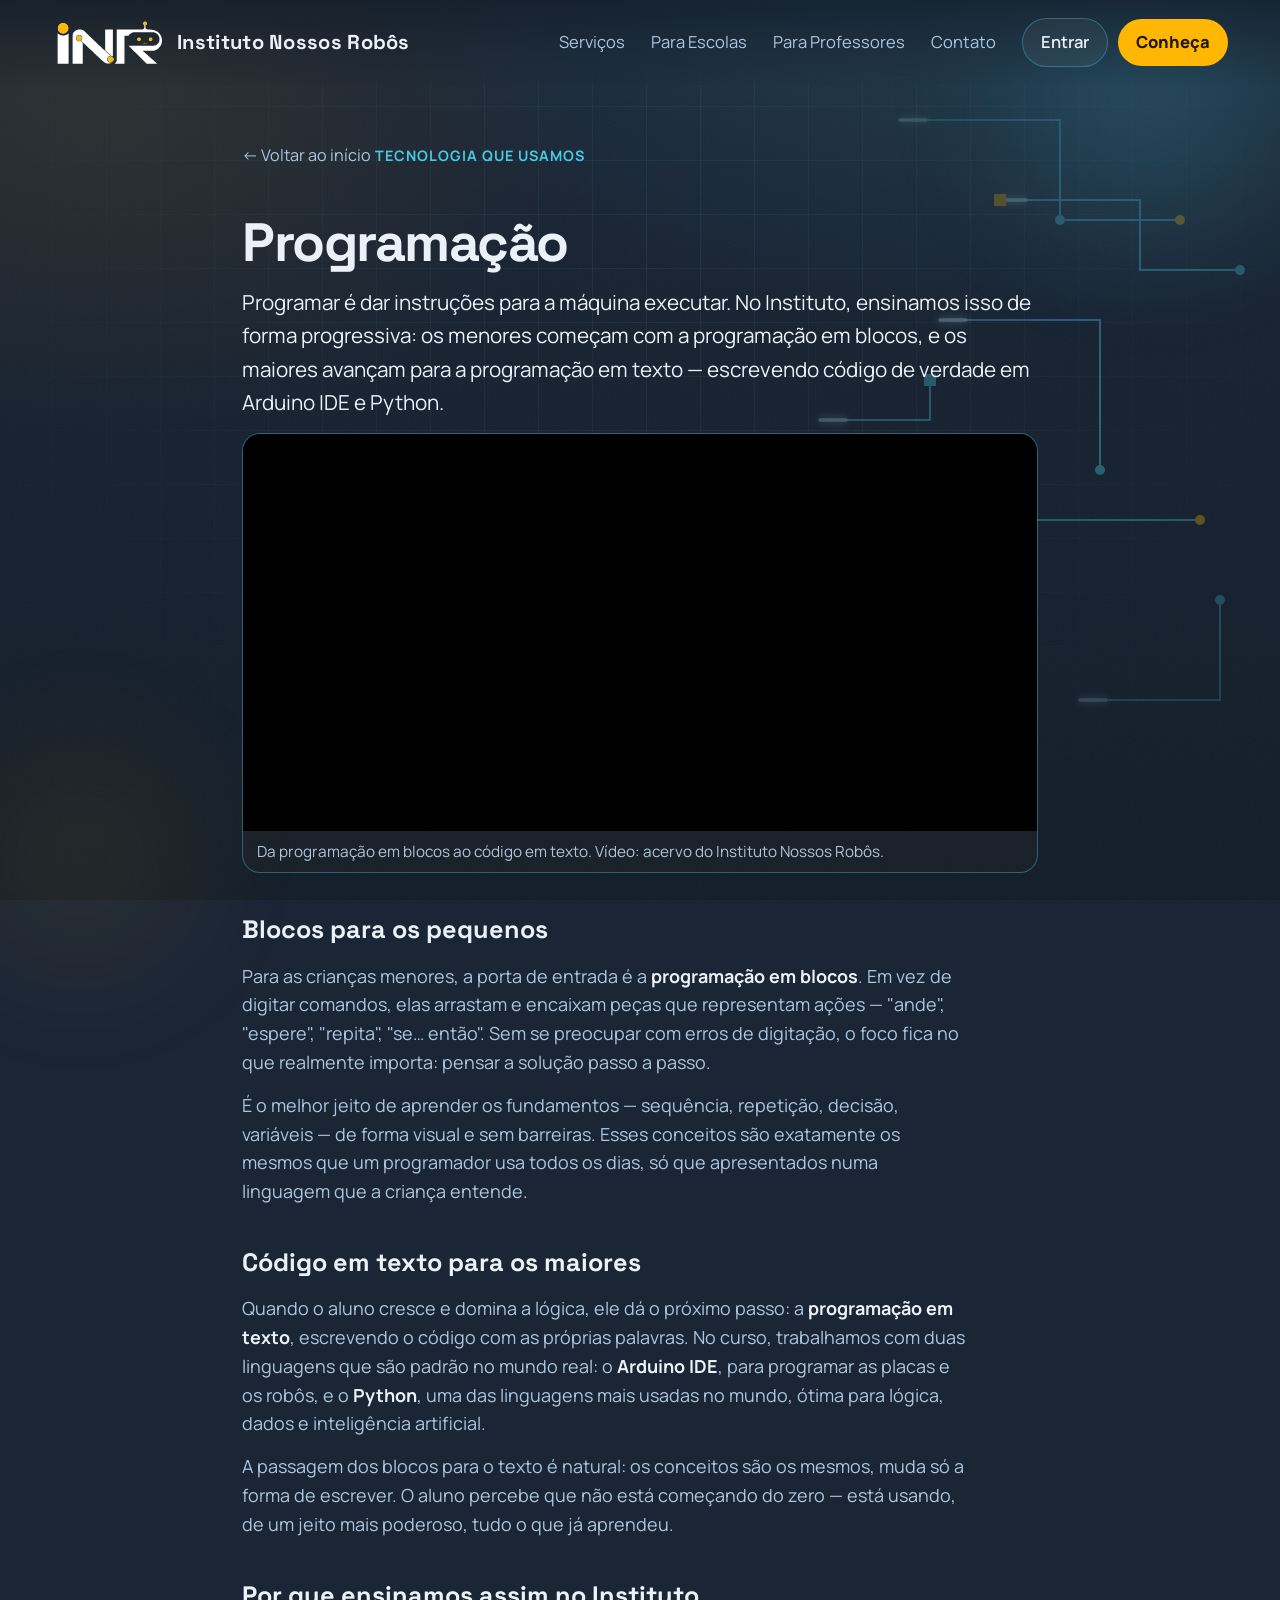
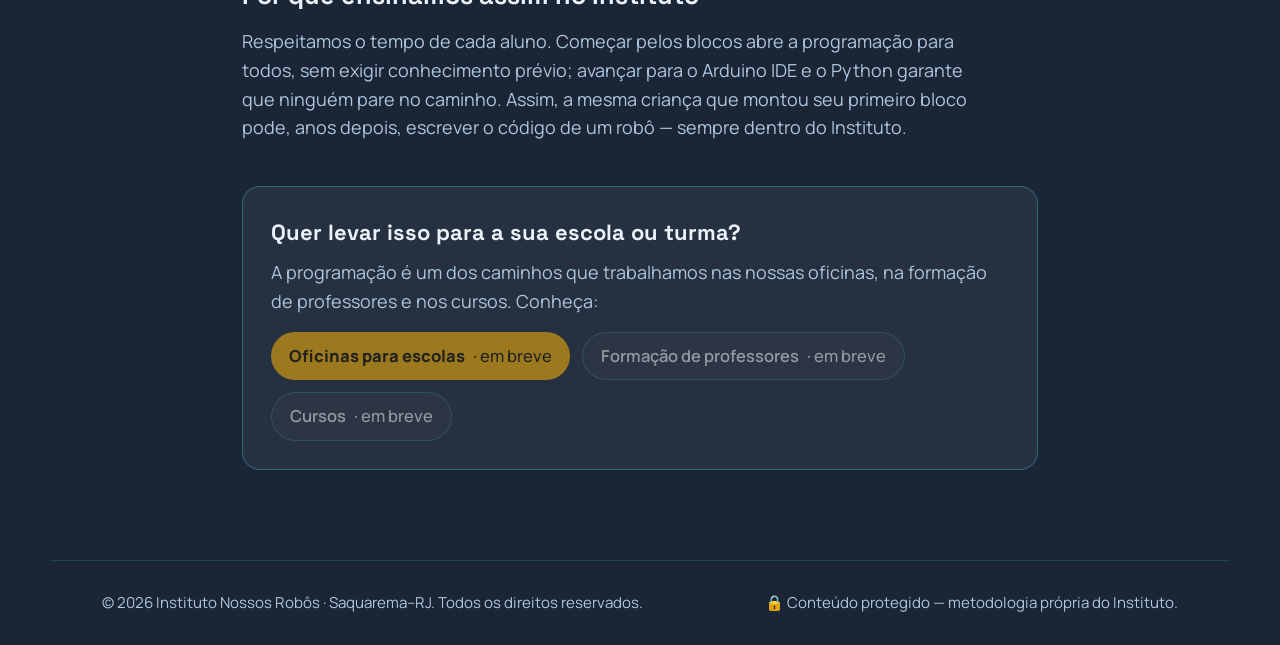
<file: programacao.html>
<!DOCTYPE html>
<html lang="pt-BR">
<head>
<meta charset="utf-8">
<meta name="viewport" content="width=device-width, initial-scale=1">

<!--
  ===========================================================================
  INSTITUTO NOSSOS ROBÔS — PÁGINA DE CONTEÚDO: PROGRAMAÇÃO
  camada ABERTA (indexável)  ·  aparência em assets/estilo.css
  Os links de "serviços" estão RESERVADOS (href="#") até criarmos as páginas.
  ===========================================================================
-->

<title>Programação na robótica: dos blocos ao Python — Instituto Nossos Robôs</title>
<meta name="description" content="Programação em blocos para os pequenos e programação em texto (Arduino IDE e Python) para os maiores. Veja como ensinamos a programar em cada fase no Instituto Nossos Robôs.">
<link rel="canonical" href="https://institutonossosrobos.com.br/programacao.html">
<meta name="robots" content="index, follow">

<meta property="og:type" content="article">
<meta property="og:site_name" content="Instituto Nossos Robôs">
<meta property="og:title" content="Programação na robótica: dos blocos ao Python">
<meta property="og:description" content="Blocos para os pequenos, texto (Arduino IDE e Python) para os maiores. Veja como ensinamos a programar.">
<meta property="og:url" content="https://institutonossosrobos.com.br/programacao.html">
<meta property="og:locale" content="pt_BR">

<link rel="preconnect" href="https://fonts.googleapis.com">
<link rel="preconnect" href="https://fonts.gstatic.com" crossorigin>
<link href="https://fonts.googleapis.com/css2?family=Space+Grotesk:wght@500;700&family=Manrope:wght@400;500;600;700&display=swap" rel="stylesheet">

<script type="application/ld+json">
{"@context":"https://schema.org","@type":"Article","headline":"Programação na robótica: dos blocos ao Python","inLanguage":"pt-BR","about":"Programação na robótica educacional","publisher":{"@type":"Organization","name":"Instituto Nossos Robôs"}}
</script>
<style>
/* ===========================================================================
   INSTITUTO NOSSOS ROBÔS — FOLHA DE ESTILO CENTRAL (estilo.css)
   ---------------------------------------------------------------------------
   IDENTIDADE VISUAL OFICIAL (definida em 2026-05-22):
   • Paleta "Acolhimento Pedagógico & Inovação" — regra 60-30-10:
       60% fundo .......... Azul Sereno    #1A2536
       30% estrutura ...... Azul Turquesa  #48CAE4  (painéis derivados em #22384F)
       10% destaque/CTA ... Ouro/Calêndula #FFB703
   • Fontes: Space Grotesk (títulos) + Manrope (texto)
   • Texto base: 18px

   Este arquivo controla a aparência de TODAS as páginas.
   Para mudar a identidade do site inteiro, edite AQUI.
   Cada página deve incluir no <head>:  <link rel="stylesheet" href="assets/estilo.css">
   (mantenha a página e a pasta "assets" juntas para funcionar offline.)
   =========================================================================== */

:root{
  --bg:#1A2536;          /* 60% fundo  */
  --bg-2:#131d29;        /* fundo mais profundo (gradiente/rodapé) */
  --panel:#22384F;       /* 30% estrutura: barras, cartões, ícones */
  --surface:rgba(255,255,255,.05);
  --line:rgba(72,202,228,.18);
  --line-strong:rgba(72,202,228,.34);
  --text:#EAF1F8;
  --muted:#AEC6DD;
  --turq:#48CAE4;        /* turquesa (acento/estrutura) */
  --turq-deep:#2BA6CC;   /* turquesa mais fundo (gradientes) */
  --ouro:#FFB703;        /* 10% destaque/CTA */
  --accent:var(--turq);  /* acento geral = turquesa */
  --maxw:1180px;
  --font-display:"Space Grotesk",ui-sans-serif,system-ui,"Segoe UI",sans-serif;
  --font-body:"Manrope",ui-sans-serif,system-ui,"Segoe UI",sans-serif;
}
html{scroll-behavior:smooth;font-size:112.5%}   /* base 18px */
*{box-sizing:border-box;margin:0;padding:0}
body{font-family:var(--font-body);background:var(--bg);color:var(--text);
  line-height:1.6;-webkit-font-smoothing:antialiased;overflow-x:hidden}
a{color:inherit;text-decoration:none}
::selection{background:var(--turq);color:#04121f}

/* ---------- atmosfera de fundo ---------- */
.bg-fx{position:fixed;inset:0;z-index:-2;overflow:hidden;background:
    radial-gradient(1100px 700px at 78% -10%, rgba(72,202,228,.16), transparent 60%),
    radial-gradient(900px 600px at 8% 12%, rgba(255,183,3,.08), transparent 55%),
    linear-gradient(180deg,var(--bg),var(--bg-2))}
.bg-fx::before{content:"";position:absolute;inset:-2px;
  background-image:linear-gradient(var(--line) 1px,transparent 1px),
                   linear-gradient(90deg,var(--line) 1px,transparent 1px);
  background-size:54px 54px;
  -webkit-mask-image:radial-gradient(circle at 50% 28%,#000 0%,transparent 78%);
          mask-image:radial-gradient(circle at 50% 28%,#000 0%,transparent 78%);
  opacity:.5}
.orb{position:fixed;border-radius:50%;filter:blur(70px);z-index:-1;opacity:.45;
  animation:float 16s ease-in-out infinite}
.orb.a{width:380px;height:380px;background:radial-gradient(circle,rgba(72,202,228,.5),transparent 70%);top:-90px;right:-60px}
.orb.b{width:320px;height:320px;background:radial-gradient(circle,rgba(255,183,3,.28),transparent 70%);bottom:-120px;left:-80px;animation-delay:-6s}
@keyframes float{0%,100%{transform:translateY(0)}50%{transform:translateY(26px)}}
.grain{position:fixed;inset:0;z-index:-1;pointer-events:none;opacity:.04;
  background-image:url("data:image/svg+xml;utf8,<svg xmlns='http://www.w3.org/2000/svg' width='120' height='120'><filter id='n'><feTurbulence type='fractalNoise' baseFrequency='0.9' numOctaves='2'/></filter><rect width='100%25' height='100%25' filter='url(%23n)'/></svg>")}

/* ---------- traço gráfico autoral: MESCLA A+B (placa PCB + nós acesos pulsando) ---------- */
.circuit{position:fixed;inset:0;z-index:-1;pointer-events:none;overflow:hidden}
.circuit svg{position:absolute;inset:0;width:100%;height:100%;opacity:.42;
  -webkit-mask-image:radial-gradient(1200px 800px at 88% 45%,#000,transparent 70%);
          mask-image:radial-gradient(1200px 800px at 88% 45%,#000,transparent 70%)}
/* feixe (laser) percorrendo as trilhas do circuito */
.circuit .beam path{stroke-dasharray:26 1200;stroke-dashoffset:0;animation:beamRun 3.6s linear infinite}
@keyframes beamRun{from{stroke-dashoffset:0}to{stroke-dashoffset:-1226}}
.circuit .beam .b2{animation-duration:4.2s;animation-delay:-1s}
.circuit .beam .b3{animation-duration:3.2s;animation-delay:-2s}
.circuit .beam .b4{animation-duration:4.6s;animation-delay:-.5s}
.circuit .beam .b5{animation-duration:3.8s;animation-delay:-2.5s}
.circuit .beam .b6{animation-duration:3s;animation-delay:-1.5s}

/* ---------- header ---------- */
header{position:fixed;top:0;left:0;right:0;z-index:50;gap:12px 14px;flex-wrap:wrap;
  display:flex;align-items:center;
  padding:18px clamp(18px,5vw,52px);
  backdrop-filter:blur(10px);background:linear-gradient(180deg,rgba(19,29,41,.72),transparent)}
.brand{order:1;display:flex;align-items:center;gap:11px;min-width:0;font-family:var(--font-display);
  font-weight:700;letter-spacing:.3px;font-size:1.05rem}
.brand .mark{width:30px;height:30px;border-radius:8px;position:relative;flex:0 0 auto;
  background:conic-gradient(from 200deg,var(--turq),var(--ouro),var(--turq));
  box-shadow:0 0 18px rgba(72,202,228,.5)}
.brand .mark::after{content:"";position:absolute;inset:6px;border-radius:4px;background:var(--bg)}
.brand .mark::before{content:"";position:absolute;inset:11px;border-radius:50%;background:var(--turq);z-index:1}
/* logos iNR — cabeçalho (compacto, só o monograma) + hero (completo) */
.inr-logo{overflow:hidden}
.brand-logo{height:48px;width:auto;display:block}
.brand-name{order:2;font-family:var(--font-display);font-weight:700;letter-spacing:.3px;font-size:1.12rem;color:var(--text);white-space:nowrap}
.inr-logo .eye{transform-box:fill-box;transform-origin:center;animation:eyeBlink 4.5s ease-in-out infinite}
@keyframes eyeBlink{0%,92%,100%{transform:scaleY(1)}96%{transform:scaleY(.08)}}
.inr-logo .i-dot{animation:iDotPulse 2.6s ease-in-out infinite}
@keyframes iDotPulse{0%,100%{fill:#FFB703}50%{fill:#FFFFFF}}
nav{order:3;margin-left:auto;display:flex;align-items:center;gap:26px}
nav a.link{font-size:.92rem;color:var(--muted);transition:color .2s}
nav a.link:hover{color:var(--text)}
.btn{font-family:var(--font-body);font-weight:600;font-size:.92rem;cursor:pointer;
  border:1px solid var(--line-strong);background:var(--surface);color:var(--text);
  padding:10px 18px;border-radius:999px;transition:.22s;display:inline-flex;align-items:center;gap:8px}
.btn:hover{border-color:var(--turq);box-shadow:0 0 0 3px rgba(72,202,228,.12);transform:translateY(-1px)}
.btn.primary{background:var(--ouro);border:none;color:#241a00;font-weight:800}
.btn.primary:hover{box-shadow:0 8px 30px rgba(255,183,3,.4)}
/* clique: sem o realce azul do toque (Android) — o botão apenas afunda */
a,.btn,.fc-link,button{-webkit-tap-highlight-color:transparent}
.btn:active{transform:translateY(2px) scale(.99);box-shadow:none}
.btn.primary:active{transform:translateY(2px) scale(.99);box-shadow:0 4px 14px rgba(255,183,3,.28)}
.nav-cta{display:flex;gap:10px;align-items:center}
.menu-links{display:flex;gap:26px;align-items:center}

/* ---------- hero ---------- */
.hero{position:relative;min-height:100svh;display:flex;align-items:center;
  padding:130px clamp(18px,5vw,52px) 70px;overflow:hidden}
.hero-video-wrap{position:absolute;inset:0;z-index:-1;overflow:hidden}
#bgVideo{position:absolute;inset:0;width:100%;height:100%;object-fit:cover;opacity:.3}
.hero-video-wrap::after{content:"";position:absolute;inset:0;
  background:linear-gradient(90deg,var(--bg) 8%,rgba(26,37,54,.55) 55%,rgba(26,37,54,.2))}
.hero-inner{max-width:var(--maxw);margin:0 auto;width:100%;
  display:grid;grid-template-columns:1.05fr .95fr;gap:48px;align-items:center}
.hero-copy{min-width:0}
.eyebrow{display:inline-flex;align-items:center;gap:9px;font-size:.8rem;font-weight:600;
  letter-spacing:.14em;text-transform:uppercase;color:var(--turq);
  border:1px solid var(--line-strong);padding:7px 15px;border-radius:999px;background:rgba(72,202,228,.07)}
.eyebrow .dot{width:7px;height:7px;border-radius:50%;background:var(--ouro);box-shadow:0 0 10px var(--ouro)}
h1{font-family:var(--font-display);font-weight:700;line-height:1.04;
  font-size:clamp(2.5rem,6.4vw,5rem);letter-spacing:-1.5px;margin:22px 0 0;max-width:15ch}
h1 .grad{color:var(--ouro);animation:wordPulse 2.8s ease-in-out infinite}
@keyframes wordPulse{0%,100%{color:#FFFFFF}50%{color:var(--ouro)}}
.sub{margin-top:22px;max-width:54ch;font-size:clamp(1.05rem,1.7vw,1.2rem);color:var(--muted)}
.hero-cta{margin-top:34px;display:flex;flex-wrap:wrap;gap:14px}
.btn.lg{padding:14px 26px;font-size:1rem}
.play-ic{width:22px;height:22px;border-radius:50%;background:var(--turq);color:#04121f;
  display:grid;place-items:center;font-size:.6rem}
.trust{margin-top:20px;display:flex;align-items:center;gap:10px;color:var(--muted);font-size:.86rem}
.trust .ln{width:30px;height:1px;background:var(--line-strong)}

/* chips de público (substância sob o CTA) */
/* cartões de ícone (ícone grande centralizado + rótulo embaixo) — ref. anexo */
.hero-chips{margin-top:28px;display:grid;grid-template-columns:repeat(4,1fr);gap:14px;max-width:560px}
.chip{display:flex;flex-direction:column;align-items:center;justify-content:center;gap:12px;text-align:center;
  font-size:.92rem;font-weight:600;color:var(--text);
  background:var(--surface);border:1px solid var(--line-strong);padding:20px 12px;border-radius:16px;transition:.24s}
.chip:hover{transform:translateY(-3px);border-color:var(--turq);box-shadow:0 16px 40px -24px rgba(72,202,228,.5)}
.chip svg{width:48px;height:48px;flex:0 0 auto;transition:transform .28s ease;overflow:visible}
.chip:hover svg{transform:translateY(-3px)}
.btn .bi{width:20px;height:20px;flex:0 0 auto}
.btn.primary .bi{width:26px;height:26px;padding:4px;border-radius:50%;background:#1A2536;
  transition:transform .3s ease}
.btn.primary:hover .bi{transform:rotate(-6deg) scale(1.06)}

/* entrada suave (pop em cascata) */
@keyframes iconPop{from{opacity:0;transform:translateY(8px) scale(.85)}to{opacity:1;transform:none}}
.chip svg{animation:iconPop .6s cubic-bezier(.2,.7,.2,1) both}
.chip:nth-child(2) svg{animation-delay:.1s}
.chip:nth-child(3) svg{animation-delay:.2s}
.chip:nth-child(4) svg{animation-delay:.3s}

/* animações internas dos ícones */
.ic-escola .door{transform-box:view-box;transform-origin:112px 185px;animation:doorSwing 4.5s ease-in-out infinite}
@keyframes doorSwing{0%,22%{transform:scaleX(1)}48%,58%{transform:scaleX(.12)}86%,100%{transform:scaleX(1)}}
.ic-prof .scrl{animation:scrnBlink 2.4s ease-in-out infinite}
.ic-prof .s2{animation-delay:.4s} .ic-prof .s3{animation-delay:.8s}
@keyframes scrnBlink{0%,100%{opacity:.2}50%{opacity:1}}
.ic-cert .lupa{transform-box:view-box;animation:lupaPan 4s ease-in-out infinite}
@keyframes lupaPan{0%{transform:translate(0,0)}50%{transform:translate(34px,26px)}100%{transform:translate(0,0)}}
.ic-cursos .tassel{transform-box:view-box;transform-origin:216px 108px;animation:tasselSwing 3s ease-in-out infinite}
@keyframes tasselSwing{0%,100%{transform:rotate(7deg)}50%{transform:rotate(-7deg)}}

/* visual da hero (device estilizado + etiquetas flutuantes) */
.hero-visual{position:relative;display:grid;place-items:center;min-width:0;min-height:360px}
.hero-visual .screen{width:min(360px,86%);border-radius:22px;border:1px solid var(--line-strong);
  background:linear-gradient(180deg,rgba(34,56,79,.92),rgba(19,29,41,.88));overflow:hidden;transform:rotate(-2deg);
  box-shadow:0 30px 80px -30px rgba(0,0,0,.7),0 0 0 6px rgba(72,202,228,.05)}
.screen-top{display:flex;gap:7px;padding:14px 16px;border-bottom:1px solid var(--line);background:rgba(0,0,0,.22)}
.dotr{width:11px;height:11px;border-radius:50%;background:#3a536e}
.dotr:nth-child(1){background:var(--ouro)} .dotr:nth-child(2){background:var(--turq)}
.screen-body{padding:32px 26px;display:grid;gap:24px;place-items:center}
.robot{font-size:5rem;line-height:1;filter:drop-shadow(0 12px 26px rgba(72,202,228,.35))}
.bars{width:100%;display:grid;gap:12px}
.bar{height:12px;border-radius:99px;background:rgba(255,255,255,.07);overflow:hidden}
.bar span{display:block;height:100%;border-radius:99px;background:linear-gradient(90deg,var(--turq),var(--ouro))}
.float-chip{position:absolute;animation:float 7s ease-in-out infinite}
.fc-link{display:inline-block;font-size:.78rem;font-weight:700;padding:8px 13px;border-radius:99px;
  background:var(--panel);border:1px solid var(--line-strong);color:var(--text);text-decoration:none;
  box-shadow:0 12px 30px -12px rgba(0,0,0,.6);
  transition:transform .12s ease, box-shadow .25s ease, border-color .25s ease, background .25s ease, color .25s ease}
.fc-link:hover{border-color:var(--turq);color:#fff;background:var(--surface);
  box-shadow:0 0 0 1px var(--turq), 0 0 18px 3px rgba(72,202,228,.55)}
.fc-link:active{transform:translateY(3px) scale(.97);box-shadow:0 4px 10px -6px rgba(0,0,0,.6)}
.float-chip.c-a{top:4%;left:-2%}
.float-chip.c-b{bottom:12%;left:4%;animation-delay:-2.5s}
.float-chip.c-c{top:20%;right:-2%;animation-delay:-4.5s}
.float-chip.c-d{bottom:3%;right:1%;animation-delay:-1.2s}
.float-chip.c-e{top:48%;left:-5%;animation-delay:-3.6s}
.float-chip.c-f{bottom:36%;right:-4%;animation-delay:-5.5s}

/* vídeo dentro do retângulo (mudo/loop + botão com som) */
.screen-stage{position:relative;aspect-ratio:16/10;display:grid;place-items:center;overflow:hidden;
  background:radial-gradient(160px 160px at 50% 42%,rgba(72,202,228,.18),transparent),linear-gradient(180deg,#1b2c40,#0f1923)}
.hero-vid{position:absolute;inset:0;width:100%;height:100%;object-fit:cover}
.vid-fallback{position:absolute;z-index:1;color:var(--muted);font-size:.85rem;font-weight:600}
.vid-play{position:relative;z-index:2;width:64px;height:64px;border-radius:50%;border:none;cursor:pointer;
  background:var(--ouro);color:#241a00;font-size:1.25rem;display:grid;place-items:center;
  box-shadow:0 10px 30px -8px rgba(255,183,3,.6);transition:transform .2s}
.vid-play:hover{transform:scale(1.08)}

/* seta de rolar */
.scroll-cue{position:absolute;left:50%;bottom:16px;transform:translateX(-50%);
  width:42px;height:42px;border-radius:50%;border:1px solid var(--line-strong);
  display:grid;place-items:center;color:var(--turq);font-size:1.4rem;background:rgba(255,255,255,.03);
  animation:bob 1.8s ease-in-out infinite}
@keyframes bob{0%,100%{transform:translate(-50%,0)}50%{transform:translate(-50%,7px)}}

/* ---------- serviços ---------- */
.services{position:relative;max-width:var(--maxw);margin:0 auto;
  padding:10px clamp(18px,5vw,52px) 90px}
.services h2{font-family:var(--font-display);font-weight:700;font-size:clamp(1.4rem,3vw,2rem);
  letter-spacing:-.5px;margin-bottom:6px}
.services .lead{color:var(--muted);margin-bottom:34px;max-width:60ch}
.cards{display:grid;gap:20px;grid-template-columns:repeat(3,1fr)}
.card{position:relative;border:1px solid var(--line);border-radius:18px;
  background:linear-gradient(180deg,rgba(34,56,79,.85),rgba(34,56,79,.45));
  padding:30px 26px;overflow:hidden;transition:.28s}
.card::before{content:"";position:absolute;inset:0 0 auto 0;height:2px;
  background:linear-gradient(90deg,transparent,var(--turq),transparent);opacity:0;transition:.3s}
.card:hover{transform:translateY(-6px);border-color:var(--line-strong);
  box-shadow:0 24px 60px -28px rgba(72,202,228,.45)}
.card:hover::before{opacity:1}
.card .ic{width:75px;height:75px;border-radius:18px;display:grid;place-items:center;margin-bottom:18px;
  background:rgba(72,202,228,.10);border:1px solid var(--line-strong)}
.card .ic svg{width:50px;height:50px;display:block;overflow:visible}
/* robô <-> placa de circuito (alterna) */
.ic-robot .robot{animation:swapRobot 5s ease-in-out infinite}
.ic-robot .board{opacity:0;animation:swapBoard 5s ease-in-out infinite}
@keyframes swapRobot{0%,42%{opacity:1}50%,92%{opacity:0}100%{opacity:1}}
@keyframes swapBoard{0%,42%{opacity:0}50%,92%{opacity:1}100%{opacity:0}}
.ic-robot .eyes{transform-box:fill-box;transform-origin:center;animation:svcBlink 5s ease-in-out infinite}
@keyframes svcBlink{0%,18%,38%,100%{transform:scaleY(1)}28%{transform:scaleY(.1)}}
/* formação: escreve, apaga, reescreve */
.ic-teacher .ln, .ic-lousa .ln{stroke-dasharray:30;stroke-dashoffset:0;animation:writeLine 4.5s ease-in-out infinite}
.ic-teacher .l2, .ic-lousa .l2{animation-delay:.5s}
.ic-teacher .l3, .ic-lousa .l3{animation-delay:1s}
@keyframes writeLine{0%{stroke-dashoffset:30}30%{stroke-dashoffset:0}70%{stroke-dashoffset:0}80%,100%{stroke-dashoffset:-30}}
/* certificação: selo troca ouro <-> branco */
.ic-cert2 .seal *{animation:sealColor 2.4s ease-in-out infinite}
@keyframes sealColor{0%,100%{stroke:#FFB703}50%{stroke:#FFFFFF}}
.card h3{font-family:var(--font-display);font-weight:700;font-size:1.18rem;margin-bottom:10px}
.card p{color:var(--muted);font-size:.95rem}
.card .more{margin-top:16px;display:inline-flex;align-items:center;gap:7px;color:var(--turq);
  font-weight:600;font-size:.9rem}
.card .more svg{transition:transform .2s}
.card:hover .more svg{transform:translateX(4px)}

/* ---------- selo (metodologia como assinatura, nunca como produto) ---------- */
.seal{margin-top:38px;display:flex;align-items:center;justify-content:center;gap:14px;
  text-align:center;flex-wrap:wrap;padding:20px 24px;border:1px solid var(--line);border-radius:16px;
  background:linear-gradient(90deg,rgba(72,202,228,.07),rgba(255,183,3,.06));color:var(--muted);font-size:.96rem}
.seal b{color:var(--text);font-family:var(--font-display);font-weight:700}
.seal .badge{width:36px;height:36px;border-radius:10px;display:grid;place-items:center;flex:0 0 auto;
  background:rgba(72,202,228,.14);border:1px solid var(--line-strong);color:var(--turq);font-size:1.1rem}

/* ---------- footer ---------- */
footer{border-top:1px solid var(--line);padding:30px clamp(18px,5vw,52px);
  display:flex;flex-wrap:wrap;gap:14px;justify-content:space-between;align-items:center;
  color:var(--muted);font-size:.84rem;max-width:var(--maxw);margin:0 auto}
footer .lock{display:inline-flex;align-items:center;gap:7px}

/* ---------- modal vídeo ---------- */
.modal{position:fixed;inset:0;z-index:100;display:none;place-items:center;
  background:rgba(10,16,24,.84);backdrop-filter:blur(6px);padding:24px}
.modal.open{display:grid;animation:fade .25s ease}
@keyframes fade{from{opacity:0}to{opacity:1}}
.modal-box{width:min(900px,100%);aspect-ratio:16/9;border-radius:16px;overflow:hidden;
  border:1px solid var(--line-strong);background:#000;position:relative;
  box-shadow:0 30px 80px -20px rgba(0,0,0,.7)}
.modal-box iframe,.modal-box video{width:100%;height:100%;border:0;display:block}
.vid-placeholder{position:absolute;inset:0;display:grid;place-items:center;text-align:center;
  color:var(--muted);background:
    radial-gradient(600px 300px at 50% 0,rgba(72,202,228,.18),transparent),var(--bg-2);padding:24px}
.vid-placeholder .pic{width:64px;height:64px;border-radius:50%;background:rgba(72,202,228,.16);
  border:1px solid var(--line-strong);display:grid;place-items:center;margin:0 auto 14px;font-size:1.4rem}
.modal-close{position:absolute;top:-46px;right:0;background:var(--surface);border:1px solid var(--line-strong);
  color:var(--text);width:38px;height:38px;border-radius:50%;cursor:pointer;font-size:1.1rem}
.modal-close:hover{border-color:var(--turq)}

/* ---------- reveal ---------- */
.reveal{opacity:0;transform:translateY(22px);animation:rise .8s cubic-bezier(.2,.7,.2,1) forwards}
@keyframes rise{to{opacity:1;transform:none}}
.d1{animation-delay:.05s}.d2{animation-delay:.16s}.d3{animation-delay:.28s}
.d4{animation-delay:.4s}.d5{animation-delay:.52s}.d6{animation-delay:.64s}

/* ---------- como funciona (passos) ---------- */
.band{position:relative;padding:20px clamp(18px,5vw,52px)}
.band-inner{max-width:var(--maxw);margin:0 auto}
.band h2{font-family:var(--font-display);font-weight:700;font-size:clamp(1.4rem,3vw,2rem);letter-spacing:-.5px;margin-bottom:6px}
.band .lead{color:var(--muted);margin-bottom:34px;max-width:60ch}
.steps{display:grid;gap:20px;grid-template-columns:repeat(3,1fr)}
.step{position:relative;border:1px solid var(--line);border-radius:16px;
  background:linear-gradient(180deg,rgba(34,56,79,.6),rgba(34,56,79,.28));padding:28px 24px}
.step .num{display:inline-grid;place-items:center;width:42px;height:42px;border-radius:12px;
  font-family:var(--font-display);font-weight:700;font-size:1.2rem;color:#241a00;background:var(--ouro);margin-bottom:16px}
.step h3{font-family:var(--font-display);font-weight:700;font-size:1.12rem;margin-bottom:8px}
.step p{color:var(--muted);font-size:.95rem}

/* ---------- dois caminhos ---------- */
.paths{display:grid;gap:20px;grid-template-columns:repeat(2,1fr)}
.path{border:1px solid var(--line);border-radius:18px;
  background:linear-gradient(180deg,rgba(34,56,79,.85),rgba(34,56,79,.45));padding:34px 30px;transition:.28s}
.path:hover{transform:translateY(-5px);border-color:var(--line-strong);box-shadow:0 24px 60px -28px rgba(72,202,228,.4)}
.path .ic{width:54px;height:54px;border-radius:14px;display:grid;place-items:center;margin-bottom:18px;
  background:rgba(72,202,228,.12);border:1px solid var(--line-strong);font-size:1.5rem}
.path h3{font-family:var(--font-display);font-weight:700;font-size:1.3rem;margin-bottom:10px}
.path p{color:var(--muted);margin-bottom:22px}

/* ---------- chamada final ---------- */
.cta-final{padding:30px clamp(18px,5vw,52px) 80px}
.cta-box{max-width:var(--maxw);margin:0 auto;text-align:center;border-radius:22px;padding:54px 28px;
  border:1px solid var(--line-strong);
  background:radial-gradient(700px 300px at 50% 0,rgba(72,202,228,.16),transparent),
             linear-gradient(180deg,rgba(34,56,79,.7),rgba(19,29,41,.6))}
.cta-box h2{font-family:var(--font-display);font-weight:700;font-size:clamp(1.6rem,3.5vw,2.4rem);margin-bottom:12px}
.cta-box p{color:var(--muted);max-width:48ch;margin:0 auto 26px}

/* ---------- cursos (caminhos + modalidade) ---------- */
.courses{display:grid;gap:20px;grid-template-columns:repeat(2,1fr)}
.course{position:relative;border:1px solid var(--line);border-radius:18px;
  background:linear-gradient(180deg,rgba(34,56,79,.85),rgba(34,56,79,.45));padding:30px 28px;transition:.28s}
.course:hover{transform:translateY(-5px);border-color:var(--line-strong);box-shadow:0 24px 60px -28px rgba(72,202,228,.4)}
.course .ic{width:52px;height:52px;border-radius:14px;display:grid;place-items:center;margin-bottom:16px;
  background:rgba(72,202,228,.12);border:1px solid var(--line-strong);font-size:1.45rem}
.course .ic svg, .path .ic svg{width:36px;height:36px;display:block;overflow:visible}
/* foguete: chama tremula + leve sobe-desce */
.ic-rocket{transform-box:fill-box;transform-origin:center;animation:rocketBob 3.4s ease-in-out infinite}
@keyframes rocketBob{0%,100%{transform:translateY(1px)}50%{transform:translateY(-2px)}}
.ic-rocket .flame{transform-box:fill-box;transform-origin:top center;animation:flame .5s ease-in-out infinite alternate}
@keyframes flame{0%{transform:scaleY(.65);opacity:.65}100%{transform:scaleY(1.15);opacity:1}}
/* lâmpada: brilho pulsa */
.ic-bulb .glow{transform-box:fill-box;transform-origin:center;animation:bulbGlow 2.2s ease-in-out infinite}
@keyframes bulbGlow{0%,100%{opacity:.3}50%{opacity:1}}
.course h3{font-family:var(--font-display);font-weight:700;font-size:1.22rem;margin-bottom:8px}
.course p{color:var(--muted);font-size:.95rem;margin-bottom:16px}
.course .tracks{display:flex;flex-wrap:wrap;gap:8px;margin-bottom:6px}
.course .tracks .t{font-size:.8rem;font-weight:600;color:var(--text);background:rgba(72,202,228,.1);
  border:1px solid var(--line-strong);padding:6px 12px;border-radius:999px}
.modes{margin-top:30px;display:flex;align-items:center;justify-content:center;gap:14px;flex-wrap:wrap;
  color:var(--muted);font-size:.9rem}
.modes .m{display:inline-flex;align-items:center;gap:8px;font-weight:600;color:var(--text)}
.modes .sep{width:5px;height:5px;border-radius:50%;background:var(--line-strong)}

@media (max-width:880px){
  .menu-links{display:none}
  header{padding:14px 16px}
  .brand-logo{height:42px}
  nav{order:2}
  .brand-name{order:3;flex-basis:100%;width:100%;font-size:1rem;white-space:normal}
  .hero-inner{grid-template-columns:1fr;gap:30px}
  .hero-visual{min-height:280px;order:2}
  .hero-chips{max-width:none;grid-template-columns:repeat(2,1fr)}
  .scroll-cue{display:none}
  .cards{grid-template-columns:1fr}
  .courses{grid-template-columns:1fr}
  .steps{grid-template-columns:1fr}
  .paths{grid-template-columns:1fr}
  .hero-video-wrap::after{background:linear-gradient(180deg,rgba(26,37,54,.55),var(--bg))}
}
@media (prefers-reduced-motion:reduce){
  *{animation:none!important;scroll-behavior:auto}
  .reveal{opacity:1;transform:none}
}

/* ============================================================
   PÁGINAS DE CONTEÚDO (ex.: Scratch, Arduino, IA…) — camada aberta
   ============================================================ */
.page{max-width:840px;margin:0 auto;padding:140px 22px 90px;position:relative;z-index:1}
.page .back{display:inline-flex;align-items:center;gap:6px;color:var(--muted);text-decoration:none;font-size:.9rem;margin-bottom:22px}
.page .back:hover{color:var(--turq)}
.page .kicker{display:inline-block;color:var(--turq);font-weight:700;font-size:.8rem;letter-spacing:1px;text-transform:uppercase;margin-bottom:10px}
.page h1{font-family:var(--font-display);font-weight:700;font-size:clamp(2rem,5vw,3rem);line-height:1.1;margin-bottom:14px}
.page .lead{font-size:1.15rem;color:var(--text);margin-bottom:14px;max-width:62ch}
.page h2{font-family:var(--font-display);font-weight:700;font-size:1.4rem;margin:36px 0 12px}
.page p{color:var(--muted);margin-bottom:14px;max-width:66ch}
.page ul{color:var(--muted);margin:0 0 16px 0;padding-left:20px;display:flex;flex-direction:column;gap:8px;max-width:66ch}
.page strong{color:var(--text)}
.callout{margin-top:44px;border:1px solid var(--line-strong);background:var(--surface);border-radius:18px;padding:28px}
.callout h3{font-family:var(--font-display);font-weight:700;font-size:1.22rem;margin-bottom:8px}
.callout p{margin-bottom:16px}
.callout .row{display:flex;flex-wrap:wrap;gap:12px}
.btn.reserved{opacity:.55;cursor:not-allowed;pointer-events:none}
.btn.reserved::after{content:" · em breve";font-weight:500}

/* imagens em páginas de conteúdo */
.page-figure{margin:8px 0 28px;border-radius:18px;overflow:hidden;border:1px solid var(--line-strong);background:var(--surface)}
.page-figure img,.page-figure video{display:block;width:100%;height:auto;background:#000}
.page-figure figcaption{font-size:.85rem;color:var(--muted);padding:10px 14px;background:rgba(0,0,0,.22);line-height:1.4}

</style>
</head>
<body>

<div class="bg-fx"></div>
<div class="circuit" aria-hidden="true">
  <svg viewBox="0 0 1440 900" preserveAspectRatio="xMidYMid slice" fill="none">
    <defs>
      <filter id="beamGlow" x="-60%" y="-60%" width="220%" height="220%">
        <feGaussianBlur stdDeviation="4" result="b"/>
        <feMerge><feMergeNode in="b"/><feMergeNode in="SourceGraphic"/></feMerge>
      </filter>
    </defs>
    <g stroke="#48CAE4" stroke-width="2">
      <path d="M980 120 H1140 V220 H1260"/>
      <path d="M1020 320 H1180 V470"/>
      <path d="M1080 200 H1220 V270 H1320"/>
      <path d="M940 640 H1100 V520 H1280"/>
      <path d="M1160 700 H1300 V600"/>
      <path d="M900 420 H1010 V380"/>
    </g>
    <g class="beam" stroke="#BDF0FF" stroke-width="3.5" stroke-linecap="round" filter="url(#beamGlow)">
      <path class="b1" d="M980 120 H1140 V220 H1260"/>
      <path class="b2" d="M1020 320 H1180 V470"/>
      <path class="b3" d="M1080 200 H1220 V270 H1320"/>
      <path class="b4" d="M940 640 H1100 V520 H1280"/>
      <path class="b5" d="M1160 700 H1300 V600"/>
      <path class="b6" d="M900 420 H1010 V380"/>
    </g>
    <circle cx="1140" cy="220" r="5" fill="#48CAE4" stroke="none"/>
    <circle cx="1260" cy="220" r="5" fill="#FFB703" stroke="none"/>
    <circle cx="1180" cy="470" r="5" fill="#48CAE4" stroke="none"/>
    <circle cx="1320" cy="270" r="5" fill="#48CAE4" stroke="none"/>
    <circle cx="1280" cy="520" r="5" fill="#FFB703" stroke="none"/>
    <circle cx="1300" cy="600" r="5" fill="#48CAE4" stroke="none"/>
    <rect x="1074" y="194" width="12" height="12" fill="#FFB703" stroke="none"/>
    <rect x="1004" y="374" width="12" height="12" fill="#48CAE4" stroke="none"/>
  </svg>
</div>
<div class="orb a"></div><div class="orb b"></div>
<div class="grain"></div>
<header>
  <a href="home.html" class="brand" aria-label="Instituto Nossos Robôs"><svg class="inr-logo brand-logo" viewBox="447 300 690 298" xmlns="http://www.w3.org/2000/svg" role="img" aria-label="Instituto Nossos Robôs"><g id="logo_branco"><polygon fill="white" points="905,722 904,723 901,723 901,738 903,738 903,733 904,732 908,732 910,734 910,735 913,738 915,738 915,737 911,733 911,732 912,731 913,731 915,729 915,726 914,725 914,724 913,723 911,723 910,722" /><polygon fill="white" points="856,722 856,737 857,738 862,738 863,737 869,737 870,736 870,735 871,734 871,733 870,732 870,731 869,731 868,730 870,728 870,725 868,723 867,723 866,722" /><polygon fill="white" points="838,722 836,724 836,726 835,727 835,728 834,729 834,730 833,731 833,732 832,733 832,734 831,735 831,736 830,737 830,738 832,738 832,737 833,736 833,735 834,734 843,734 845,736 845,737 846,738 848,738 848,737 846,735 846,734 845,733 845,732 844,731 844,730 843,729 843,728 842,727 842,726 841,725 841,724 840,723 840,722" /><polygon fill="white" points="777,722 776,723 775,723 774,724 773,724 772,725 772,726 771,727 771,733 772,734 772,735 773,736 774,736 775,737 777,737 778,738 782,738 783,737 784,737 785,736 786,736 788,734 788,733 789,732 789,728 788,727 788,726 785,723 783,723 782,722" /><polygon fill="white" points="747,722 747,738 752,738 753,737 758,737 759,736 760,736 762,734 762,733 763,732 763,728 762,727 762,726 759,723 755,723 754,722" /><polygon fill="white" points="663,722 662,723 662,738 663,738 664,737 664,733 665,732 669,732 671,734 671,735 673,737 674,737 675,738 676,738 676,737 672,733 672,732 673,731 674,731 676,729 676,725 674,723 673,723 672,722 666,722 665,723 664,722" /><polygon fill="white" points="594,722 594,738 596,738 596,727 597,726 601,730 601,731 608,738 609,738 610,737 610,723 609,722 608,722 608,733 607,734 602,729 602,728 597,723 597,722" /><polygon fill="white" points="573,722 572,723 571,723 570,724 569,724 568,725 568,726 567,727 567,733 568,734 568,735 569,736 570,736 571,737 572,737 573,738 578,738 579,737 581,737 584,734 584,733 585,732 585,728 584,727 584,726 581,723 579,723 578,722" /><polygon fill="white" points="785,655 785,697 794,697 795,698 795,684 796,683 813,683 816,686 816,687 823,694 823,695 826,698 833,698 834,697 835,698 836,697 837,698 838,697 837,697 835,695 835,694 823,682 824,681 825,681 826,680 828,680 829,679 830,679 833,676 833,675 834,674 834,672 835,671 835,666 834,665 834,663 832,661 832,660 830,658 829,658 828,657 827,657 826,656 824,656 823,655" /><polygon fill="white" points="1066,654 1065,655 1060,655 1059,656 1058,656 1057,657 1056,657 1055,658 1054,658 1050,662 1050,663 1049,664 1049,670 1050,671 1050,672 1054,676 1055,676 1056,677 1058,677 1059,678 1061,678 1062,679 1068,679 1069,680 1074,680 1075,681 1080,681 1081,682 1083,682 1086,685 1086,687 1083,690 1082,690 1081,691 1076,691 1075,692 1072,692 1071,691 1064,691 1063,690 1060,690 1059,689 1057,689 1056,688 1054,688 1052,686 1051,686 1049,688 1049,689 1046,692 1047,693 1048,693 1049,694 1050,694 1051,695 1053,695 1054,696 1056,696 1057,697 1061,697 1062,698 1083,698 1084,697 1086,697 1087,696 1089,696 1091,694 1092,694 1094,692 1094,691 1095,690 1095,689 1096,688 1096,683 1095,682 1095,681 1094,680 1094,679 1092,677 1091,677 1090,676 1089,676 1088,675 1086,675 1085,674 1081,674 1080,673 1074,673 1073,672 1066,672 1065,671 1062,671 1059,668 1059,665 1062,662 1065,662 1066,661 1075,661 1076,662 1081,662 1082,663 1084,663 1085,664 1088,664 1089,665 1090,665 1091,664 1091,663 1093,661 1093,660 1094,659 1093,659 1092,658 1091,658 1090,657 1088,657 1087,656 1085,656 1084,655 1078,655 1077,654" /><polygon fill="white" points="999,654 998,655 995,655 994,656 991,656 990,657 988,657 986,659 985,659 978,666 978,667 977,668 977,669 976,670 976,674 975,675 975,677 976,678 976,682 977,683 977,684 978,685 978,686 979,687 979,688 984,693 985,693 986,694 987,694 988,695 989,695 990,696 991,696 992,697 995,697 996,698 1001,698 1002,699 1012,699 1013,698 1018,698 1019,697 1022,697 1023,696 1024,696 1025,695 1027,695 1029,693 1030,693 1037,686 1037,685 1038,684 1038,682 1039,681 1039,672 1038,671 1038,669 1037,668 1037,667 1036,666 1036,665 1031,660 1030,660 1028,658 1027,658 1026,657 1024,657 1023,656 1021,656 1020,655 1017,655 1016,654" /><polygon fill="white" points="913,654 912,655 912,673 913,674 913,677 912,678 912,697 913,698 952,698 953,697 957,697 958,696 960,696 961,695 962,695 966,691 966,690 967,689 967,683 966,682 966,681 965,680 965,679 964,678 963,678 962,677 961,677 959,675 963,671 963,669 964,668 964,663 963,662 963,661 959,657 958,657 957,656 955,656 954,655 948,655 947,654 946,654 945,655 914,655" /><polygon fill="white" points="866,654 865,655 861,655 860,656 858,656 857,657 856,657 855,658 854,658 851,661 850,661 848,663 848,664 846,666 846,667 845,668 845,670 844,671 844,681 845,682 845,684 846,685 846,686 847,687 847,688 852,693 853,693 855,695 856,695 857,696 858,696 859,697 861,697 862,698 868,698 869,699 876,699 877,698 882,698 883,697 885,697 886,696 888,696 889,695 890,695 892,693 893,693 897,689 897,688 899,686 899,685 900,684 900,683 901,682 901,671 900,670 900,668 899,667 899,666 897,664 897,663 893,659 892,659 891,658 890,658 889,657 888,657 887,656 885,656 884,655 880,655 879,654" /><polygon fill="white" points="722,654 721,655 718,655 717,656 716,656 715,657 714,657 713,658 712,658 709,661 709,663 708,664 708,670 709,671 709,672 710,673 710,674 711,675 712,675 713,676 714,676 715,677 716,677 717,678 720,678 721,679 725,679 726,680 732,680 733,681 737,681 738,682 739,682 740,683 740,684 741,685 741,687 738,690 737,690 736,691 733,691 732,692 729,692 728,691 722,691 721,690 719,690 718,689 717,689 716,688 715,688 714,687 713,687 712,686 711,686 709,688 709,689 706,692 706,693 708,693 709,694 710,694 711,695 712,695 713,696 715,696 716,697 719,697 720,698 727,698 728,699 733,699 734,698 739,698 740,697 742,697 743,696 744,696 747,693 748,693 748,692 749,691 749,690 750,689 750,681 745,676 744,676 743,675 741,675 740,674 737,674 736,673 731,673 730,672 724,672 723,671 721,671 720,670 719,670 718,669 718,665 721,662 723,662 724,661 731,661 732,662 736,662 737,663 739,663 740,664 742,664 743,665 744,665 746,663 746,662 748,660 748,659 747,658 746,658 745,657 744,657 743,656 741,656 740,655 735,655 734,654" /><polygon fill="white" points="666,654 665,655 662,655 661,656 659,656 658,657 657,657 656,658 655,658 648,665 648,666 647,667 647,669 646,670 646,673 645,674 645,678 646,679 646,683 647,684 647,685 648,686 648,687 649,688 649,689 653,693 654,693 656,695 657,695 658,696 659,696 660,697 662,697 663,698 667,698 668,699 675,699 676,698 681,698 682,697 684,697 685,696 686,696 687,695 688,695 689,694 690,694 696,688 696,687 697,686 697,685 698,684 698,682 699,681 699,672 698,671 698,668 697,667 697,666 695,664 695,663 690,658 689,658 688,657 687,657 686,656 684,656 683,655 680,655 679,654" /><polygon fill="white" points="611,654 610,655 607,655 606,656 604,656 603,657 602,657 597,662 597,664 596,665 596,669 597,670 597,672 601,676 602,676 603,677 604,677 605,678 607,678 608,679 612,679 613,680 620,680 621,681 624,681 625,682 626,682 628,684 628,685 629,686 628,687 628,688 626,690 625,690 624,691 611,691 610,690 607,690 606,689 604,689 603,688 602,688 600,686 598,686 598,687 596,689 596,690 594,692 595,693 596,693 597,694 598,694 599,695 600,695 601,696 603,696 604,697 607,697 608,698 615,698 616,699 619,699 620,698 626,698 627,697 629,697 630,696 631,696 632,695 633,695 637,691 637,689 638,688 638,682 637,681 637,680 633,676 632,676 631,675 629,675 628,674 625,674 624,673 620,673 619,672 613,672 612,671 610,671 609,670 608,670 606,668 606,665 609,662 612,662 613,661 619,661 620,662 624,662 625,663 627,663 628,664 630,664 631,665 632,665 635,662 635,661 637,659 636,659 635,658 634,658 633,657 632,657 631,656 629,656 628,655 622,655 621,654" /><polygon fill="white" points="561,654 560,655 557,655 556,656 554,656 552,658 551,658 548,661 548,663 547,664 547,670 548,671 548,672 552,676 553,676 554,677 555,677 556,678 558,678 559,679 563,679 564,680 571,680 572,681 575,681 579,685 579,687 576,690 575,690 574,691 569,691 568,692 567,691 560,691 559,690 557,690 556,689 555,689 554,688 553,688 552,687 551,687 550,686 549,686 548,687 548,688 545,691 545,693 546,693 547,694 548,694 549,695 551,695 552,696 553,696 554,697 557,697 558,698 565,698 566,699 570,699 571,698 576,698 577,697 579,697 580,696 581,696 582,695 583,695 586,692 586,691 587,690 587,689 588,688 588,682 587,681 587,680 583,676 582,676 581,675 580,675 579,674 576,674 575,673 570,673 569,672 563,672 562,671 559,671 556,668 556,665 559,662 562,662 563,661 569,661 570,662 575,662 576,663 578,663 579,664 581,664 582,665 583,665 583,664 586,661 586,660 587,659 586,658 585,658 584,657 582,657 581,656 579,656 578,655 574,655 573,654" /><polygon fill="white" points="505,654 504,655 502,655 501,656 499,656 498,657 497,657 496,658 495,658 488,665 488,666 487,667 487,669 486,670 486,673 485,674 485,679 486,680 486,683 487,684 487,685 488,686 488,687 489,688 489,689 493,693 494,693 496,695 497,695 498,696 499,696 500,697 502,697 503,698 507,698 508,699 516,699 517,698 521,698 522,697 524,697 525,696 526,696 527,695 528,695 530,693 531,693 535,689 535,688 536,687 536,686 537,685 537,684 538,683 538,680 539,679 539,673 538,672 538,669 537,668 537,667 536,666 536,665 534,663 534,662 531,659 530,659 528,657 526,657 525,656 524,656 523,655 520,655 519,654" /><polygon fill="white" points="468,654 467,655 467,683 466,684 464,682 464,681 455,672 455,671 448,664 448,663 441,656 441,655 430,655 430,697 435,697 436,698 439,698 439,668 440,667 443,670 443,671 450,678 450,679 457,686 457,687 465,695 465,696 467,698 468,698 469,697 470,698 472,698 473,697 474,698 475,698 476,697 476,655 469,655" /><polygon fill="white" points="1008,639 1007,640 1006,640 1005,641 1004,641 1003,642 1002,642 995,649 995,650 996,649 1002,649 1003,648 1004,648 1005,647 1006,647 1008,645 1011,645 1012,646 1013,646 1014,647 1015,647 1017,649 1025,649 1026,648 1027,648 1026,647 1025,647 1022,644 1021,644 1018,641 1017,641 1016,640 1015,640 1014,639" /><polygon fill="white" points="917,611 916,612 914,612 913,613 912,613 910,615 910,616 908,618 908,625 909,626 909,627 910,628 910,629 911,629 913,631 914,631 915,632 917,632 918,633 926,633 927,632 929,632 930,631 931,631 935,627 935,626 936,625 936,619 935,618 935,617 930,612 928,612 927,611" /><polygon fill="white" points="864,611 864,614 865,615 872,615 873,616 873,632 874,633 878,633 879,632 879,616 880,615 888,615 888,611" /><polygon fill="white" points="818,611 818,626 819,627 819,628 820,629 820,630 821,630 823,632 825,632 826,633 834,633 835,632 837,632 838,631 839,631 842,628 842,626 843,625 843,611 838,611 838,625 834,629 827,629 826,628 825,628 824,627 824,626 823,625 823,611" /><polygon fill="white" points="774,611 774,615 782,615 783,616 783,632 784,633 788,633 789,632 789,620 788,619 788,616 789,615 798,615 798,611" /><polygon fill="white" points="747,611 747,632 748,633 753,633 753,611" /><polygon fill="white" points="704,611 704,615 712,615 713,616 713,633 717,633 718,632 718,616 719,615 727,615 727,611" /><polygon fill="white" points="669,611 668,612 667,612 666,613 665,613 664,614 664,615 663,616 663,619 666,622 668,622 669,623 674,623 675,624 678,624 680,626 680,627 678,629 669,629 668,628 666,628 665,627 664,627 664,628 662,630 663,630 664,631 665,631 666,632 669,632 670,633 677,633 678,632 681,632 682,631 683,631 684,630 684,629 685,628 685,625 682,622 681,622 680,621 678,621 677,620 673,620 672,619 670,619 668,617 668,616 669,615 670,615 671,614 677,614 678,615 680,615 681,616 682,616 682,615 684,613 683,613 682,612 680,612 679,611" /><polygon fill="white" points="614,611 614,633 619,633 619,619 620,618 635,633 639,633 639,611 635,611 634,612 634,613 635,614 635,621 634,622 634,623 635,624 634,625 633,625 627,619 627,618 620,611" /><polygon fill="white" points="583,611 583,632 584,633 588,633 589,632 589,611" /><polygon fill="white" points="809,539 808,540 805,540 804,541 803,541 802,542 801,542 796,547 796,549 795,550 795,551 794,552 794,560 795,561 795,563 796,564 796,565 801,570 802,570 803,571 804,571 805,572 806,572 807,573 816,573 817,572 819,572 821,570 822,570 826,566 826,565 827,564 827,563 828,562 828,560 829,559 829,555 828,554 828,551 827,550 827,549 826,548 826,547 824,545 824,544 823,544 821,542 820,542 818,540 815,540 814,539" /><polygon class="eye" fill="white" points="1056,422 1055,423 1054,423 1050,427 1050,428 1049,429 1049,435 1050,436 1050,437 1054,441 1056,441 1057,442 1061,442 1062,441 1064,441 1065,440 1066,440 1067,439 1067,438 1069,436 1069,428 1068,427 1068,426 1065,423 1064,423 1063,422" /><polygon class="eye" fill="white" points="984,422 983,423 982,423 981,424 980,424 979,425 979,426 978,427 978,428 977,429 977,434 978,435 978,437 981,440 982,440 983,441 984,441 985,442 989,442 990,441 992,441 996,437 996,436 997,435 997,430 996,429 996,427 992,423 991,423 990,422" /><polygon fill="white" points="611,409 610,410 608,410 607,411 606,411 601,416 601,417 600,418 600,421 599,422 599,428 600,429 600,431 601,432 601,433 603,435 603,436 604,437 605,437 607,439 609,439 610,440 612,440 613,441 617,441 618,440 621,440 622,439 623,439 624,438 625,438 627,436 627,435 629,433 629,432 630,431 630,430 631,429 631,420 630,419 630,418 629,417 629,416 624,411 623,411 622,410 621,410 620,409" /><polygon fill="white" points="482,395 482,584 550,584 550,395 546,399 545,399 543,401 542,401 541,402 540,402 538,404 536,404 535,405 534,405 533,406 531,406 530,407 526,407 525,408 508,408 507,407 503,407 502,406 500,406 499,405 497,405 496,404 495,404 494,403 493,403 491,401 490,401 489,400 488,400 486,398 485,398" /><polygon fill="white" points="790,371 789,372 777,372 777,501 778,501 785,508 786,508 790,512 791,512 802,523 803,523 816,536 818,536 819,537 821,537 822,538 823,538 824,537 824,536 825,535 825,372 824,371 823,372 792,372 791,371" /><polygon fill="white" points="619,371 618,372 609,372 608,373 605,373 604,374 601,374 600,375 599,375 598,376 597,376 596,377 595,377 594,378 593,378 591,380 590,380 586,384 585,384 585,385 581,389 581,390 579,392 579,393 578,394 578,396 577,397 577,398 576,399 576,403 575,404 575,584 638,584 638,455 637,454 636,454 624,442 623,443 622,443 621,444 610,444 609,443 607,443 605,441 604,441 598,435 598,434 597,433 597,432 596,431 596,426 595,425 596,424 596,419 597,418 597,417 598,416 598,415 601,412 601,411 603,409 604,409 605,408 606,408 607,407 608,407 609,406 611,406 612,405 618,405 619,406 622,406 623,407 624,407 625,408 626,408 632,414 632,415 633,416 633,417 634,418 634,421 635,422 635,428 634,429 634,431 633,432 633,433 632,434 632,435 630,437 630,438 628,440 628,441 645,458 646,458 662,474 663,474 678,489 679,489 694,504 695,504 711,520 712,520 726,534 727,534 738,545 739,545 751,557 752,557 762,567 763,567 770,574 771,574 773,576 774,576 775,577 776,577 778,579 779,579 780,580 782,580 783,581 785,581 786,582 791,582 792,583 802,583 803,582 807,582 808,581 810,581 811,580 812,580 813,579 814,579 815,578 816,578 818,576 816,576 815,577 809,577 808,576 804,576 803,575 802,575 801,574 800,574 792,566 792,565 791,564 791,561 790,560 790,552 791,551 791,549 792,548 792,547 793,546 793,545 799,539 800,539 802,537 804,537 805,536 808,536 809,535 811,535 806,530 805,530 797,522 796,522 786,512 785,512 775,502 774,502 764,492 763,492 747,476 746,476 734,464 733,464 714,445 713,445 681,413 680,413 677,410 677,409 676,409 647,380 646,380 644,378 643,378 641,376 639,376 638,375 637,375 636,374 634,374 633,373 630,373 629,372 621,372 620,371" /><polygon class="i-dot" fill="white" points="510,332 509,333 506,333 505,334 504,334 503,335 501,335 499,337 498,337 497,338 496,338 491,343 491,344 489,346 489,347 488,348 488,349 487,350 487,351 486,352 486,353 485,354 485,358 484,359 484,369 485,370 485,373 486,374 486,376 487,377 487,378 488,379 488,380 490,382 490,383 497,390 498,390 500,392 501,392 502,393 504,393 505,394 506,394 507,395 511,395 512,396 518,396 519,395 524,395 525,394 526,394 527,393 529,393 530,392 531,392 532,391 533,391 535,389 536,389 541,384 541,383 543,381 543,380 545,378 545,376 546,375 546,374 547,373 547,370 548,369 548,358 547,357 547,354 546,353 546,352 545,351 545,349 543,347 543,346 540,343 540,342 537,339 536,339 534,337 533,337 531,335 529,335 528,334 526,334 525,333 522,333 521,332" /><polygon fill="white" points="1023,323 1022,324 1020,324 1019,325 1018,325 1016,327 1016,328 1015,329 1015,330 1014,331 1014,337 1015,338 1015,339 1016,340 1016,341 1017,342 1018,342 1020,344 1020,361 1019,362 1019,363 1018,364 1018,365 1015,368 1014,368 1013,369 1012,369 1011,370 1010,370 1009,371 1005,371 1004,372 999,372 998,371 992,371 991,372 961,372 960,371 934,371 933,372 904,372 903,371 892,371 891,372 849,372 849,565 848,566 848,569 847,570 847,572 845,574 845,575 841,579 841,580 840,581 839,581 836,584 896,584 897,583 897,411 898,410 922,410 923,409 923,408 926,405 926,404 931,399 932,399 935,396 936,396 938,394 939,394 940,393 941,393 942,392 943,392 944,391 946,391 947,390 950,390 951,389 954,389 955,388 1076,388 1077,389 1081,389 1082,390 1084,390 1085,391 1087,391 1088,392 1089,392 1090,393 1091,393 1092,394 1093,394 1094,395 1095,395 1099,399 1100,399 1103,402 1103,403 1107,407 1107,408 1109,410 1109,411 1110,412 1110,413 1111,414 1111,415 1112,416 1112,418 1113,419 1113,422 1114,423 1114,441 1113,442 1113,445 1112,446 1112,447 1111,448 1111,449 1110,450 1110,452 1108,454 1108,455 1105,458 1105,459 1102,462 1101,462 1098,465 1097,465 1095,467 1094,467 1093,468 1092,468 1091,469 1089,469 1088,470 1086,470 1085,471 1080,471 1079,472 920,472 921,473 922,473 934,485 935,485 959,509 960,509 1035,584 1100,584 1095,579 1094,579 1087,572 1086,572 1077,563 1076,563 1068,555 1067,555 1057,545 1056,545 1047,536 1046,536 1037,527 1036,527 1028,519 1027,519 1019,511 1018,511 1012,505 1013,504 1072,504 1073,503 1079,503 1080,502 1083,502 1084,501 1086,501 1087,500 1089,500 1090,499 1092,499 1093,498 1094,498 1095,497 1096,497 1098,495 1099,495 1100,494 1101,494 1103,492 1104,492 1117,479 1117,478 1119,476 1119,475 1121,473 1121,472 1122,471 1122,470 1124,468 1124,466 1125,465 1125,464 1126,463 1126,461 1127,460 1127,458 1128,457 1128,453 1129,452 1129,446 1130,445 1130,434 1129,433 1129,427 1128,426 1128,423 1127,422 1127,419 1126,418 1126,417 1125,416 1125,414 1124,413 1124,412 1123,411 1123,410 1122,409 1122,408 1121,407 1121,406 1119,404 1119,403 1117,401 1117,400 1114,397 1114,396 1105,387 1104,387 1102,385 1101,385 1099,383 1098,383 1097,382 1096,382 1095,381 1094,381 1093,380 1092,380 1091,379 1090,379 1089,378 1088,378 1087,377 1085,377 1084,376 1081,376 1080,375 1077,375 1076,374 1071,374 1070,373 1059,373 1058,372 1043,372 1042,371 1039,371 1038,370 1036,370 1035,369 1034,369 1033,368 1032,368 1030,366 1030,365 1028,363 1028,357 1027,356 1027,345 1028,344 1029,344 1030,343 1031,343 1034,340 1034,339 1035,338 1035,330 1034,329 1034,328 1030,324 1028,324 1027,323" /></g><g id="detalhes_dourados"><polygon fill="#FFB703" points="983,729 982,730 983,731 1088,731 1089,730 1097,730 1044,730 1043,729" /><polygon fill="#FFB703" points="463,729 462,730 422,730 430,730 431,731 519,731 519,729" /><polygon fill="#FFB703" points="948,722 945,725 945,728 947,730 948,730 949,731 953,731 954,732 955,732 956,733 956,734 954,736 949,736 947,734 946,734 945,735 945,736 946,737 947,737 948,738 956,738 958,736 958,735 959,734 959,732 956,729 952,729 951,728 949,728 948,727 948,726 950,724 954,724 955,725 957,725 958,724 958,723 957,723 956,722" /><polygon fill="#FFB703" points="924,722 924,738 937,738 937,736 927,736 926,735 926,732 927,731 936,731 936,729 928,729 927,728 927,727 926,726 928,724 937,724 937,722" /><polygon fill="#FFB703" points="901,722 900,723 901,724 901,735 900,736 900,737 901,738 903,738 903,734 905,732 907,732 913,738 916,738 911,733 913,731 914,731 914,730 915,729 915,725 912,722" /><polygon fill="#FFB703" points="879,722 879,738 892,738 893,737 892,736 883,736 881,734 881,733 883,731 891,731 891,729 883,729 882,728 882,725 883,724 892,724 892,722" /><polygon fill="#FFB703" points="856,722 856,738 868,738 871,735 871,732 869,730 869,729 870,728 870,724 869,723 868,723 867,722" /><polygon fill="#FFB703" points="837,722 837,723 836,724 836,725 835,726 835,727 834,728 834,729 833,730 833,731 832,732 832,733 831,734 831,735 830,736 830,738 832,738 833,737 833,736 835,734 843,734 844,735 844,736 845,737 845,738 848,738 848,737 847,736 847,735 846,734 846,733 845,732 845,731 844,730 844,729 843,728 843,727 842,726 842,725 841,724 841,723 840,722" /><polygon fill="#FFB703" points="813,722 812,723 811,723 810,724 810,725 809,726 809,727 810,728 810,729 811,730 813,730 814,731 817,731 818,732 819,732 820,733 820,734 818,736 814,736 813,735 812,735 811,734 809,736 810,736 811,737 812,737 813,738 820,738 821,737 822,737 822,736 823,735 823,731 822,730 821,730 820,729 816,729 815,728 813,728 812,727 812,726 814,724 818,724 819,725 821,725 822,724 822,723 821,723 820,722" /><polygon fill="#FFB703" points="776,722 775,723 774,723 771,726 771,727 770,728 770,732 771,733 771,734 774,737 775,737 776,738 783,738 784,737 785,737 786,736 787,736 787,735 789,733 789,727 788,726 788,725 786,723 785,723 784,722" /><polygon fill="#FFB703" points="747,722 746,723 746,737 747,738 757,738 758,737 759,737 763,733 763,727 761,725 761,724 760,724 759,723 758,723 757,722" /><polygon fill="#FFB703" points="721,722 721,738 724,738 724,728 725,727 729,731 729,732 735,738 738,738 738,722 735,722 735,732 734,733 732,731 732,730 726,724 726,723 725,722" /><polygon fill="#FFB703" points="709,722 709,738 712,738 712,722" /><polygon fill="#FFB703" points="685,722 685,734 686,735 686,736 687,737 688,737 689,738 696,738 697,737 698,737 700,735 700,733 701,732 701,723 700,722 698,722 698,733 695,736 690,736 688,734 688,733 687,732 687,722" /><polygon fill="#FFB703" points="662,722 661,723 661,737 662,738 664,738 664,733 665,732 668,732 674,738 677,738 674,735 674,734 673,733 673,732 674,731 675,731 676,730 676,728 677,727 676,726 676,724 675,723 674,723 673,722" /><polygon fill="#FFB703" points="639,722 639,724 643,724 645,726 645,738 647,738 647,726 649,724 654,724 654,722" /><polygon fill="#FFB703" points="622,722 621,723 620,723 619,724 619,725 618,726 618,728 620,730 622,730 623,731 626,731 627,732 628,732 629,733 629,734 627,736 622,736 621,735 620,735 619,734 618,735 618,736 619,737 620,737 621,738 629,738 632,735 632,732 631,731 631,730 630,730 629,729 625,729 624,728 622,728 621,727 621,726 623,724 626,724 627,725 630,725 631,724 631,723 630,723 629,722" /><polygon fill="#FFB703" points="594,722 594,724 593,725 594,726 594,730 593,731 593,732 594,733 594,738 596,738 596,728 597,727 605,735 605,736 607,738 610,738 610,722 607,722 607,731 606,732 600,726 600,725 597,722" /><polygon fill="#FFB703" points="572,722 571,723 570,723 567,726 567,727 566,728 566,732 567,733 567,734 570,737 571,737 572,738 579,738 580,737 581,737 582,736 583,736 584,735 584,734 585,733 585,727 583,725 583,724 582,723 581,723 580,722" /><polygon fill="#FFB703" points="549,722 548,723 547,723 544,726 544,727 543,728 543,732 544,733 544,734 547,737 548,737 549,738 556,738 557,737 558,737 559,736 559,735 558,734 557,734 555,736 551,736 550,735 549,735 547,733 547,732 546,731 546,729 547,728 547,727 549,725 550,725 551,724 555,724 557,726 558,726 559,725 559,724 558,723 557,723 556,722" /><polygon fill="#FFB703" points="959,622 959,623 1104,623 1093,623 1092,622" /><polygon fill="#FFB703" points="449,622 448,623 436,623 558,623 558,622" /><polygon fill="#FFB703" points="807,539 806,540 804,540 803,541 802,541 801,542 800,542 797,545 797,546 796,547 796,548 795,549 795,550 794,551 794,561 795,562 795,564 796,565 796,566 800,570 801,570 802,571 803,571 804,572 805,572 806,573 809,573 810,574 814,574 815,573 818,573 819,572 820,572 823,569 824,569 825,568 825,567 827,565 827,564 828,563 828,561 829,560 829,553 828,552 828,550 827,549 827,548 826,547 826,546 822,542 821,542 820,541 819,541 818,540 817,540 816,539" /><polygon fill="#FFB703" points="1008,453 1008,454 1011,457 1012,457 1014,459 1017,459 1018,460 1027,460 1028,459 1031,459 1032,458 1033,458 1034,457 1035,457 1037,455 1038,455 1038,454 1039,453 1038,453 1037,454 1035,454 1034,455 1033,455 1032,456 1028,456 1027,457 1018,457 1017,456 1013,456 1012,455 1011,455 1010,454 1009,454" /><polygon class="eye" fill="#FFB703" points="983,422 982,423 981,423 978,426 978,427 977,428 977,435 978,436 978,438 980,440 981,440 982,441 983,441 984,442 990,442 991,441 992,441 993,440 994,440 995,439 995,438 997,436 997,428 995,426 995,425 994,424 993,424 991,422" /><polygon class="eye" fill="#FFB703" points="1059,421 1058,422 1055,422 1054,423 1053,423 1050,426 1050,427 1049,428 1049,436 1051,438 1051,439 1052,440 1053,440 1054,441 1055,441 1056,442 1063,442 1064,441 1065,441 1069,437 1069,434 1070,433 1070,431 1069,430 1069,427 1067,425 1067,424 1066,424 1064,422 1061,422 1060,421" /><polygon fill="#FFB703" points="614,408 613,409 610,409 609,410 608,410 607,411 606,411 601,416 601,417 600,418 600,419 599,420 599,429 600,430 600,432 602,434 602,435 605,438 606,438 607,439 608,439 609,440 611,440 612,441 619,441 620,440 622,440 623,439 624,439 629,434 629,433 630,432 630,431 631,430 631,419 630,418 630,417 629,416 629,415 626,412 625,412 623,410 622,410 621,409 618,409 617,408" /><polygon fill="#FFB703" points="1469,390 1469,391 1468,392 1467,392 1466,393 1466,394 1465,395 1463,395 1464,396 1465,396 1467,398 1468,398 1469,399 1470,398 1470,397 1471,396 1473,396 1472,395 1472,393 1471,392 1470,392 1469,391" /><polygon class="i-dot" fill="#FFB703" points="508,332 507,333 505,333 504,334 503,334 502,335 501,335 500,336 499,336 498,337 497,337 490,344 490,345 488,347 488,348 487,349 487,350 486,351 486,353 485,354 485,356 484,357 484,371 485,372 485,374 486,375 486,377 487,378 487,379 488,380 488,381 491,384 491,385 495,389 496,389 498,391 499,391 501,393 503,393 504,394 505,394 506,395 510,395 511,396 520,396 521,395 525,395 526,394 528,394 529,393 530,393 531,392 532,392 534,390 535,390 542,383 542,382 544,380 544,379 545,378 545,377 546,376 546,375 547,374 547,371 548,370 548,357 547,356 547,353 546,352 546,351 545,350 545,349 544,348 544,347 542,345 542,344 536,338 535,338 533,336 532,336 531,335 530,335 529,334 528,334 527,333 524,333 523,332" /><polygon fill="#FFB703" points="1021,323 1020,324 1019,324 1015,328 1015,329 1014,330 1014,338 1015,339 1015,340 1020,345 1021,344 1022,345 1028,345 1029,344 1030,344 1035,339 1035,337 1036,336 1036,332 1035,331 1035,329 1033,327 1033,326 1032,325 1031,325 1030,324 1029,324 1028,323" /><polygon fill="#FFB703" points="260,144 259,145 257,145 257,147 256,148 255,148 254,149 256,149 257,150 257,151 259,151 260,152 261,151 262,151 262,150 263,149 267,149 267,148 264,148 263,147 263,145 261,145" /></g></svg></a>
  <nav>
    <div class="menu-links">
      <a class="link" href="home.html#servicos">Serviços</a>
      <a class="link" href="#">Para Escolas</a>
      <a class="link" href="#">Para Professores</a>
      <a class="link" href="#">Contato</a>
    </div>
    <div class="nav-cta">
      <a class="btn" href="#">Entrar</a>
      <a class="btn primary" href="home.html#servicos">Conheça</a>
    </div>
  </nav>
  <span class="brand-name">Instituto Nossos Robôs</span>
</header>

<main class="page">
  <a class="back" href="home.html">← Voltar ao início</a>

  <span class="kicker">Tecnologia que usamos</span>
  <h1>Programação</h1>
  <p class="lead">Programar é dar instruções para a máquina executar. No Instituto, ensinamos isso de forma progressiva: os menores começam com a programação em blocos, e os maiores avançam para a programação em texto — escrevendo código de verdade em Arduino IDE e Python.</p>

  <figure class="page-figure">
    <video src="assets/video/programacao-editor.mp4" autoplay loop muted playsinline
           aria-label="Demonstração de programação aplicada à robótica, dos blocos ao código em texto.">
      Seu navegador não suporta vídeo.
    </video>
    <figcaption>Da programação em blocos ao código em texto. Vídeo: acervo do Instituto Nossos Robôs.</figcaption>
  </figure>

  <h2>Blocos para os pequenos</h2>
  <p>Para as crianças menores, a porta de entrada é a <strong>programação em blocos</strong>. Em vez de digitar comandos, elas arrastam e encaixam peças que representam ações — "ande", "espere", "repita", "se… então". Sem se preocupar com erros de digitação, o foco fica no que realmente importa: pensar a solução passo a passo.</p>
  <p>É o melhor jeito de aprender os fundamentos — sequência, repetição, decisão, variáveis — de forma visual e sem barreiras. Esses conceitos são exatamente os mesmos que um programador usa todos os dias, só que apresentados numa linguagem que a criança entende.</p>

  <h2>Código em texto para os maiores</h2>
  <p>Quando o aluno cresce e domina a lógica, ele dá o próximo passo: a <strong>programação em texto</strong>, escrevendo o código com as próprias palavras. No curso, trabalhamos com duas linguagens que são padrão no mundo real: o <strong>Arduino IDE</strong>, para programar as placas e os robôs, e o <strong>Python</strong>, uma das linguagens mais usadas no mundo, ótima para lógica, dados e inteligência artificial.</p>
  <p>A passagem dos blocos para o texto é natural: os conceitos são os mesmos, muda só a forma de escrever. O aluno percebe que não está começando do zero — está usando, de um jeito mais poderoso, tudo o que já aprendeu.</p>

  <h2>Por que ensinamos assim no Instituto</h2>
  <p>Respeitamos o tempo de cada aluno. Começar pelos blocos abre a programação para todos, sem exigir conhecimento prévio; avançar para o Arduino IDE e o Python garante que ninguém pare no caminho. Assim, a mesma criança que montou seu primeiro bloco pode, anos depois, escrever o código de um robô — sempre dentro do Instituto.</p>

  <div class="callout">
    <h3>Quer levar isso para a sua escola ou turma?</h3>
    <p>A programação é um dos caminhos que trabalhamos nas nossas oficinas, na formação de professores e nos cursos. Conheça:</p>
    <div class="row">
      <a class="btn primary reserved" href="#" aria-disabled="true">Oficinas para escolas</a>
      <a class="btn reserved" href="#" aria-disabled="true">Formação de professores</a>
      <a class="btn reserved" href="#" aria-disabled="true">Cursos</a>
    </div>
  </div>
</main>

<footer>
  <span>© 2026 Instituto Nossos Robôs · Saquarema–RJ. Todos os direitos reservados.</span>
  <span class="lock">🔒 Conteúdo protegido — metodologia própria do Instituto.</span>
</footer>
</body>
</html>
</file>
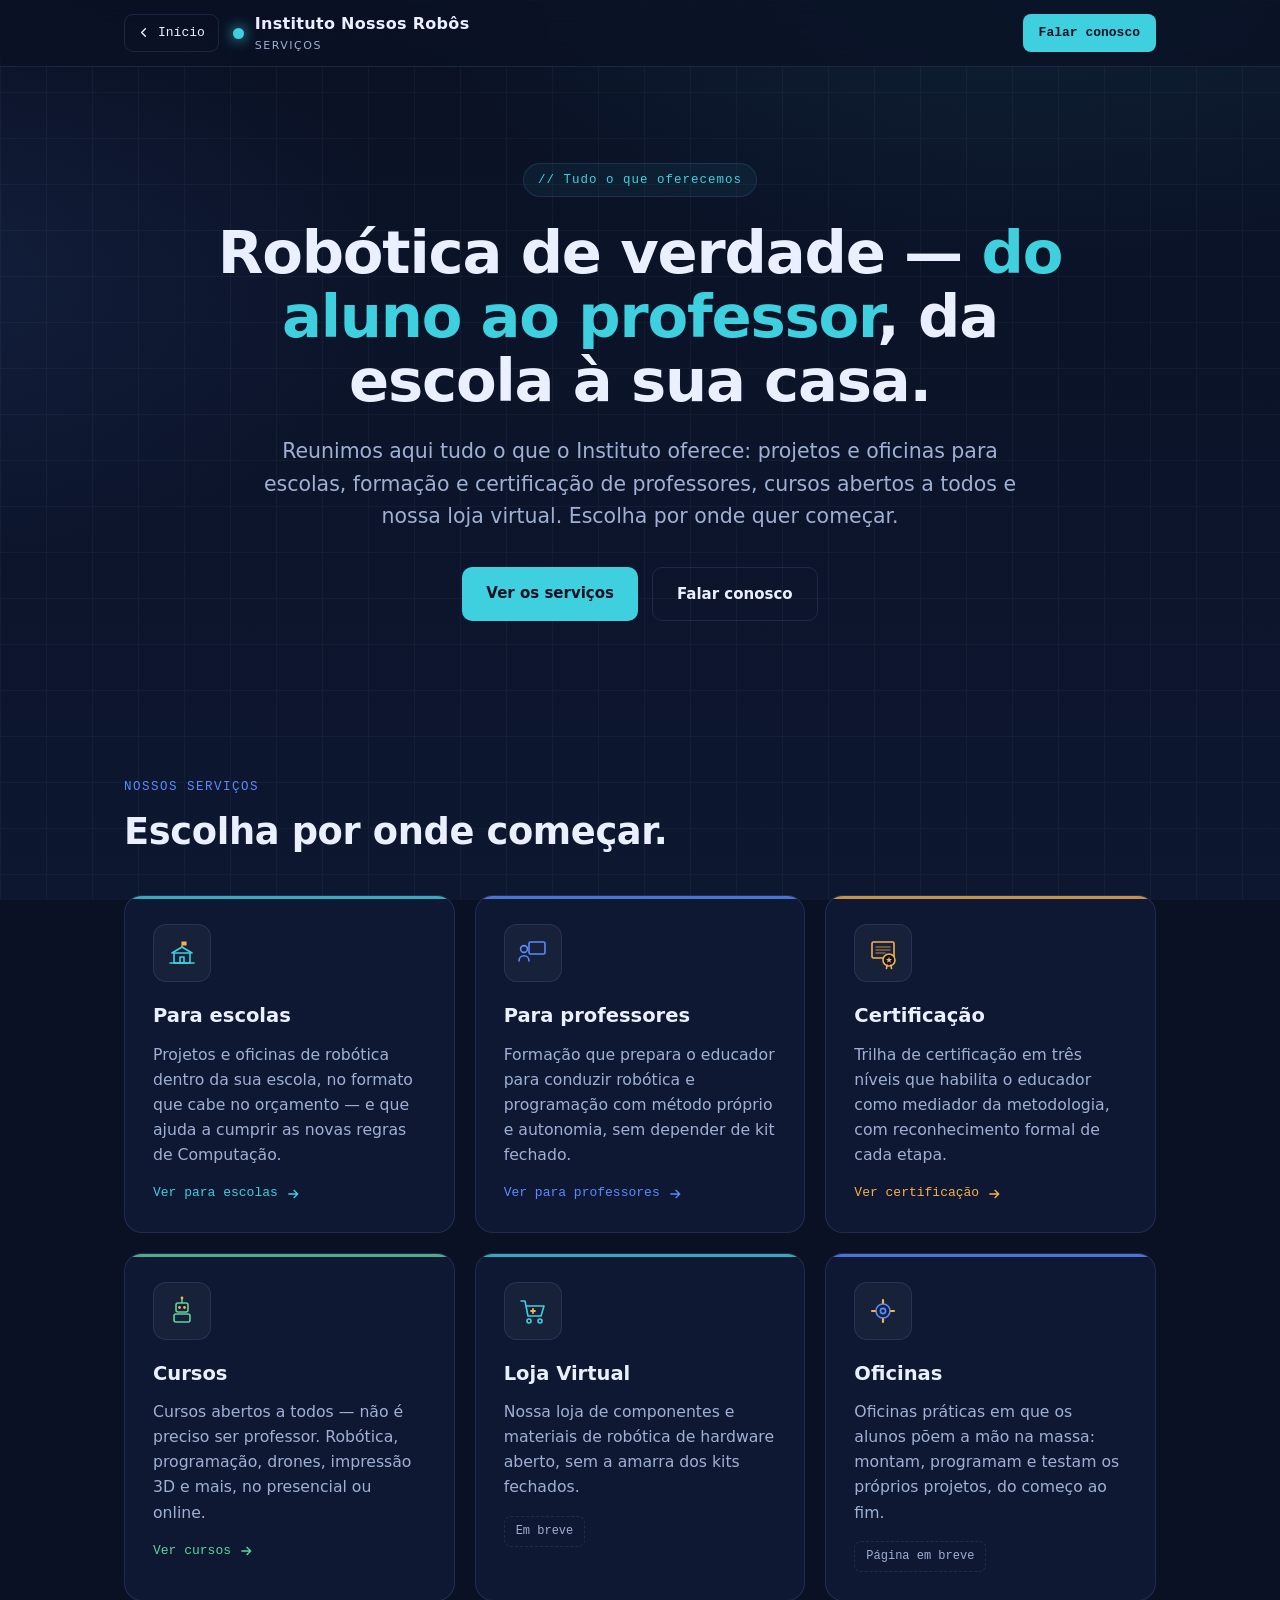
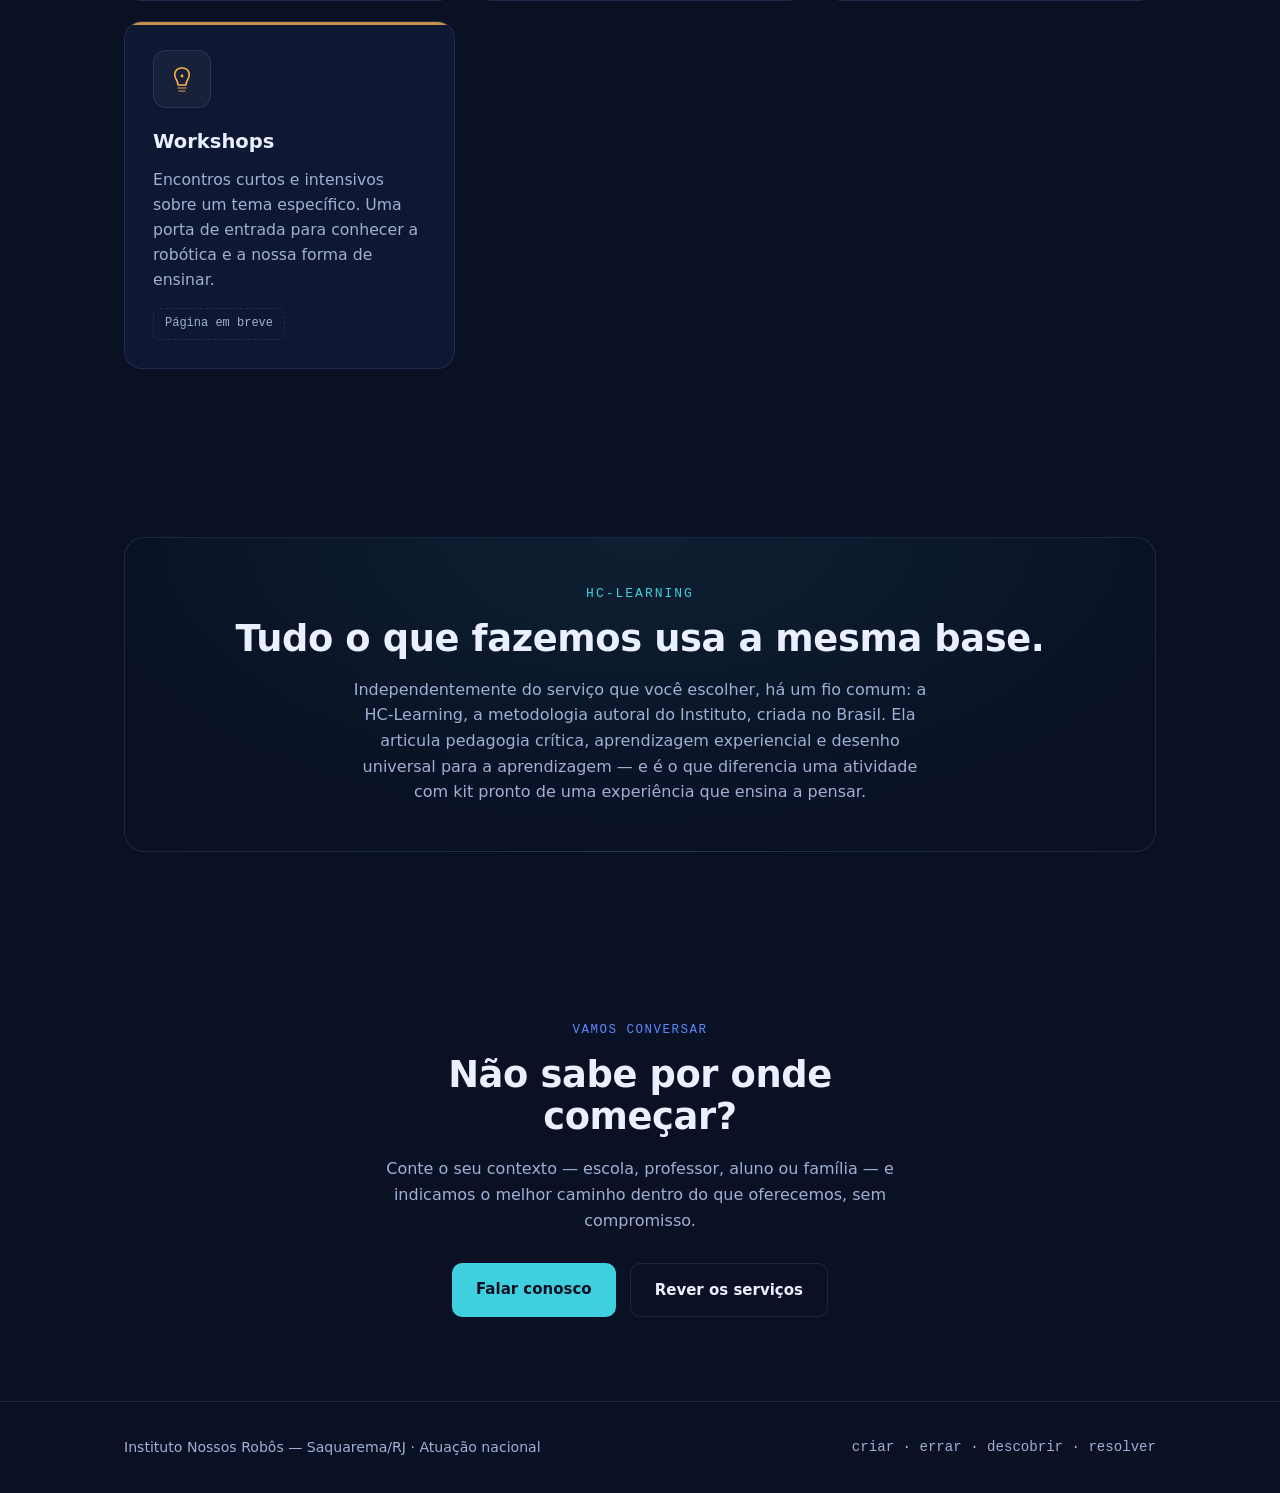
<file: servicos.html>
<!DOCTYPE html>
<html lang="pt-BR">
<head>
<meta charset="UTF-8">
<meta name="viewport" content="width=device-width, initial-scale=1.0">
<title>Serviços — Instituto Nossos Robôs</title>
<meta name="description" content="Conheça tudo o que o Instituto Nossos Robôs oferece: projetos e oficinas para escolas, formação e certificação de professores, cursos abertos e loja virtual. Robótica educacional com método próprio. Saquarema–RJ, atuação nacional.">
<style>
  :root{
    --bg:#0a1124;
    --bg-2:#0d1730;
    --ink:#eaf0ff;
    --ink-soft:#9fb0d4;
    --line:rgba(120,150,220,.16);
    --cyan:#3fd0e0;
    --amber:#f5b14c;
    --green:#5fd49a;
    --blue:#5a8bff;
    --card:rgba(20,32,64,.55);
    --mono:"SF Mono",SFMono-Regular,Consolas,"Liberation Mono",Menlo,monospace;
    --sans:"Segoe UI",system-ui,-apple-system,Roboto,Helvetica,Arial,sans-serif;
  }
  *{margin:0;padding:0;box-sizing:border-box}
  html{scroll-behavior:smooth}
  body{
    background:var(--bg);
    color:var(--ink);
    font-family:var(--sans);
    line-height:1.6;
    overflow-x:hidden;
    -webkit-font-smoothing:antialiased;
  }
  /* atmosfera de fundo */
  body::before{
    content:"";
    position:fixed;inset:0;z-index:-2;
    background:
      radial-gradient(1100px 600px at 80% -10%, rgba(63,208,224,.10), transparent 60%),
      radial-gradient(900px 500px at -10% 30%, rgba(90,139,255,.10), transparent 60%),
      linear-gradient(180deg,var(--bg),var(--bg-2));
  }
  body::after{
    content:"";
    position:fixed;inset:0;z-index:-1;opacity:.035;pointer-events:none;
    background-image:linear-gradient(var(--ink) 1px,transparent 1px),
                     linear-gradient(90deg,var(--ink) 1px,transparent 1px);
    background-size:46px 46px;
  }
  .wrap{max-width:1080px;margin:0 auto;padding:0 24px}
  section{padding:84px 0}

  /* ---------- NAV ---------- */
  nav{
    position:sticky;top:0;z-index:50;
    backdrop-filter:blur(12px);
    background:rgba(10,17,36,.72);
    border-bottom:1px solid var(--line);
  }
  .nav-inner{display:flex;align-items:center;gap:14px;height:66px}
  .nav-back{
    display:inline-flex;align-items:center;justify-content:center;gap:7px;
    font-family:var(--mono);font-size:13px;text-decoration:none;color:var(--ink);
    border:1px solid var(--line);border-radius:9px;padding:8px 13px 8px 11px;flex:0 0 auto;
    transition:transform .2s,border-color .2s,background .2s;
  }
  .nav-back svg{width:15px;height:15px;transition:transform .2s}
  .nav-back:hover{border-color:var(--cyan);background:rgba(63,208,224,.06)}
  .nav-back:hover svg{transform:translateX(-3px)}
  .nav-back .lbl-full{display:inline}
  .brand{display:flex;align-items:center;gap:11px;font-weight:700;letter-spacing:.3px;
    text-decoration:none;color:inherit}
  .brand .dot{width:11px;height:11px;border-radius:50%;
    background:var(--cyan);box-shadow:0 0 14px var(--cyan)}
  .brand small{display:block;font-weight:400;font-size:11px;color:var(--ink-soft);letter-spacing:1.5px;text-transform:uppercase}
  .nav-spacer{flex:1 1 auto}
  .nav-cta{
    font-family:var(--mono);font-size:13px;text-decoration:none;color:var(--bg);
    background:var(--cyan);padding:9px 16px;border-radius:8px;font-weight:600;flex:0 0 auto;
    transition:transform .2s,box-shadow .2s;
  }
  .nav-cta:hover{transform:translateY(-2px);box-shadow:0 8px 22px rgba(63,208,224,.32)}

  /* ---------- HERO ---------- */
  .hero{padding:96px 0 72px;position:relative}
  .hero-grid{display:grid;grid-template-columns:1.05fr .95fr;gap:48px;align-items:center}
  .tag{
    font-family:var(--mono);font-size:12.5px;letter-spacing:1px;color:var(--cyan);
    border:1px solid var(--line);border-radius:999px;padding:6px 14px;display:inline-block;
    margin-bottom:24px;background:rgba(63,208,224,.06)
  }
  h1{
    font-size:clamp(2.1rem,5.4vw,3.7rem);line-height:1.08;font-weight:800;
    letter-spacing:-.02em;max-width:18ch;
  }
  h1 .hl{color:var(--cyan)}
  .lede{margin-top:22px;font-size:clamp(1.05rem,2.2vw,1.28rem);color:var(--ink-soft);max-width:60ch}
  .hero-actions{margin-top:34px;display:flex;gap:14px;flex-wrap:wrap}
  .btn{
    text-decoration:none;font-weight:600;font-size:15px;padding:14px 24px;border-radius:10px;
    transition:transform .2s,box-shadow .2s,border-color .2s;
  }
  .btn-primary{background:var(--cyan);color:var(--bg)}
  .btn-primary:hover{transform:translateY(-2px);box-shadow:0 10px 28px rgba(63,208,224,.30)}
  .btn-ghost{border:1px solid var(--line);color:var(--ink)}
  .btn-ghost:hover{border-color:var(--cyan);transform:translateY(-2px)}

  /* ---------- HERO · VÍDEO (espaço reservado) ---------- */
  .hero-media{
    position:relative;border-radius:18px;overflow:hidden;
    border:1px solid var(--line);
    background:linear-gradient(180deg,rgba(18,30,60,.55),rgba(10,18,40,.55));
    box-shadow:0 30px 80px rgba(0,0,0,.40);
    aspect-ratio:16/10;
  }
  .hero-media video,.hero-media img{
    display:block;width:100%;height:100%;object-fit:cover;background:#000;
  }
  /* placeholder animado mostrado enquanto não há vídeo */
  .hero-media .ph{
    position:absolute;inset:0;display:flex;flex-direction:column;
    align-items:center;justify-content:center;gap:14px;text-align:center;padding:24px;
    background:
      radial-gradient(420px 240px at 50% 38%,rgba(63,208,224,.14),transparent 70%),
      repeating-linear-gradient(0deg,rgba(255,255,255,.03) 0 1px,transparent 1px 5px);
  }
  .hero-media .ph .ring{
    width:54px;height:54px;border-radius:50%;
    border:2px solid rgba(63,208,224,.35);border-top-color:var(--cyan);
    animation:ph-spin 1.6s linear infinite;
  }
  @keyframes ph-spin{to{transform:rotate(360deg)}}
  .hero-media .ph .ph-tag{font-family:var(--mono);font-size:12px;letter-spacing:1.5px;
    color:var(--cyan);text-transform:uppercase}
  .hero-media .ph .ph-sub{font-size:.86rem;color:var(--ink-soft);max-width:30ch}
  @media(prefers-reduced-motion:reduce){.hero-media .ph .ring{animation:none}}

  /* ---------- FAIXA CONTEXTO + NÍVEIS ---------- */
  .bncc{
    border-top:1px solid var(--line);border-bottom:1px solid var(--line);
    background:linear-gradient(90deg,rgba(90,139,255,.06),transparent);
  }
  .bncc-grid{display:grid;grid-template-columns:1.1fr 1fr;gap:46px;align-items:center}
  .eyebrow{font-family:var(--mono);font-size:12.5px;letter-spacing:1.5px;text-transform:uppercase;color:var(--blue);margin-bottom:14px}
  h2{font-size:clamp(1.6rem,3.4vw,2.3rem);font-weight:800;letter-spacing:-.01em;line-height:1.15}
  .bncc p{margin-top:16px;color:var(--ink-soft);font-size:1.04rem}
  .bncc .note{
    margin-top:18px;font-size:.92rem;color:var(--ink-soft);
    border-left:2px solid var(--amber);padding-left:14px;
  }
  .pillars{display:flex;flex-direction:column;gap:14px}
  .pillar{
    position:relative;display:block;width:100%;text-align:left;cursor:pointer;font:inherit;color:inherit;
    background:var(--card);border:1px solid var(--line);border-radius:14px;padding:18px 20px;
    transition:transform .25s,border-color .25s,box-shadow .25s;
  }
  .pillar:hover{transform:translateX(6px);border-color:var(--blue);box-shadow:0 0 0 1px rgba(90,139,255,.25),0 10px 30px rgba(0,0,0,.25)}
  .pillar h4{font-size:1.02rem;display:flex;align-items:center;gap:10px}
  .pillar h4 i{width:8px;height:8px;border-radius:2px;background:var(--blue);display:inline-block}
  .pillar p{margin-top:6px;font-size:.93rem;color:var(--ink-soft)}
  .pillar-cue{
    font-family:var(--mono);font-size:11px;letter-spacing:1px;color:var(--blue);
    opacity:0;transform:translateX(-4px);display:inline-block;margin-top:10px;
    transition:opacity .25s,transform .25s;
  }
  .pillar:hover .pillar-cue,.pillar:focus-visible .pillar-cue{opacity:.95;transform:none}
  .pillar.is-active{border-color:var(--blue);box-shadow:0 0 0 1px var(--blue),0 0 26px rgba(90,139,255,.30)}

  /* ---------- PAINEL HOLOGRÁFICO ---------- */
  .holo-overlay{
    position:fixed;inset:0;z-index:120;display:none;
    background:radial-gradient(900px 700px at var(--ox,50%) var(--oy,50%),rgba(8,14,30,.55),rgba(4,7,18,.86));
    backdrop-filter:blur(3px);
  }
  .holo-overlay.open{display:block;animation:holo-fade .35s ease}
  @keyframes holo-fade{from{opacity:0}to{opacity:1}}
  .holo-link{position:absolute;inset:0;width:100%;height:100%;pointer-events:none;overflow:visible}
  #beamDot{filter:drop-shadow(0 0 6px var(--hc,#5a8bff))}

  .holo-panel{
    position:absolute;width:min(420px,84vw);
    left:var(--px,50%);top:var(--py,50%);
    transform-origin:var(--orgX,50%) var(--orgY,0%);
    animation:holo-project .5s cubic-bezier(.16,.84,.34,1) both;
  }
  .holo-inner{
    position:relative;display:flex;flex-direction:column;
    max-height:86vh;max-height:86dvh;border-radius:16px;overflow:hidden;
    background:linear-gradient(180deg,rgba(18,30,60,.72),rgba(10,18,40,.72));
    border:1px solid var(--hc,#5a8bff);
    border-color:color-mix(in srgb,var(--hc,#5a8bff) 60%,transparent);
    box-shadow:0 0 0 1px rgba(255,255,255,.04),
               0 0 40px color-mix(in srgb,var(--hc,#5a8bff) 35%,transparent),
               0 30px 80px rgba(0,0,0,.5);
    -webkit-backdrop-filter:blur(8px);backdrop-filter:blur(8px);
  }
  .holo-head{padding:28px 28px 0;flex:0 0 auto}
  .holo-scroll{padding:14px 28px 0;overflow-y:auto;overflow-x:hidden;flex:1 1 auto;min-height:0;
    -webkit-overflow-scrolling:touch;overscroll-behavior:contain}
  .holo-foot-wrap{padding:6px 28px 22px;flex:0 0 auto}
  @keyframes holo-project{
    0%{opacity:0;transform:perspective(1100px) rotateX(20deg) rotateY(-12deg) translateY(24px) scale(.8)}
    60%{opacity:1}
    100%{opacity:1;transform:perspective(1100px) rotateX(4deg) rotateY(-3deg) translateY(0) scale(1)}
  }
  .holo-panel.closing{animation:holo-retract .32s ease forwards}
  @keyframes holo-retract{
    to{opacity:0;transform:perspective(1100px) rotateX(20deg) rotateY(-12deg) translateY(24px) scale(.72)}
  }
  /* scanlines */
  .holo-scan{position:absolute;inset:0;pointer-events:none;opacity:.5;
    background:repeating-linear-gradient(0deg,rgba(255,255,255,.05) 0 1px,transparent 1px 4px);
    mix-blend-mode:overlay;animation:scan-move 7s linear infinite}
  @keyframes scan-move{to{background-position:0 240px}}
  /* cantos de mira */
  .corner{position:absolute;width:16px;height:16px;border:2px solid var(--hc,#5a8bff);opacity:.9}
  .corner.tl{top:10px;left:10px;border-right:0;border-bottom:0}
  .corner.tr{top:10px;right:10px;border-left:0;border-bottom:0}
  .corner.bl{bottom:10px;left:10px;border-right:0;border-top:0}
  .corner.br{bottom:10px;right:10px;border-left:0;border-top:0}

  .holo-close{position:absolute;top:18px;right:18px;z-index:3;background:rgba(10,18,40,.6);border:0;cursor:pointer;
    color:var(--ink-soft);font-size:15px;line-height:1;padding:6px 8px;border-radius:6px;transition:color .2s}
  .holo-close:hover{color:#fff}
  .holo-tag{font-family:var(--mono);font-size:12px;letter-spacing:1.5px;color:var(--hc,#5a8bff);text-transform:uppercase}
  .holo-panel h3{font-size:1.5rem;font-weight:800;margin-top:8px;letter-spacing:-.01em}
  .holo-body{color:var(--ink);font-size:.98rem;line-height:1.62}
  .holo-body strong{color:var(--hc,#5a8bff);font-weight:600}
  .holo-body .row{display:flex;gap:10px;margin-top:12px;align-items:flex-start}
  .holo-body .row::before{content:"▸";color:var(--hc,#5a8bff);flex:0 0 auto;font-size:.8rem;margin-top:.2rem}
  .holo-foot{margin-top:18px;padding-top:14px;border-top:1px solid rgba(255,255,255,.08);
    font-family:var(--mono);font-size:11px;letter-spacing:1px;color:var(--ink-soft)}

  @media(prefers-reduced-motion:reduce){
    .holo-panel,.holo-overlay{animation:none !important}
    .holo-scan{animation:none}
  }

  /* ---------- DIFERENCIAL ---------- */
  .diff h2 .hl{color:var(--amber)}
  .diff-lede{color:var(--ink-soft);max-width:64ch;margin-top:16px;font-size:1.06rem}
  .compare{display:grid;grid-template-columns:1fr 1fr;gap:22px;margin-top:40px}
  .col{border-radius:16px;padding:26px;border:1px solid var(--line)}
  .col.closed{background:rgba(120,130,150,.05)}
  .col.open{background:linear-gradient(180deg,rgba(63,208,224,.07),transparent);border-color:rgba(63,208,224,.30)}
  .col h5{font-family:var(--mono);font-size:12px;letter-spacing:1.5px;text-transform:uppercase;margin-bottom:18px}
  .col.closed h5{color:var(--ink-soft)}
  .col.open h5{color:var(--cyan)}
  .col ul{list-style:none;display:flex;flex-direction:column;gap:13px}
  .col li{display:flex;gap:11px;font-size:.97rem;align-items:flex-start}
  .col li span{flex:0 0 auto;font-weight:700}
  .col.closed li span{color:#7d8aa6}
  .col.open li span{color:var(--cyan)}
  .col.closed li{color:var(--ink-soft)}

  /* ---------- SERVIÇOS ---------- */
  .serv-head{max-width:60ch}
  .cards{display:grid;grid-template-columns:repeat(2,1fr);gap:20px;margin-top:42px}
  .scard{
    position:relative;background:var(--card);border:1px solid var(--line);
    border-radius:18px;padding:28px;overflow:hidden;
    transition:transform .3s,border-color .3s;
  }
  .scard:hover{transform:translateY(-6px);border-color:var(--accent,var(--cyan))}
  .scard::before{
    content:"";position:absolute;top:0;left:0;height:3px;width:100%;
    background:var(--accent,var(--cyan));opacity:.8;
  }
  .scard .ico{
    width:58px;height:58px;border-radius:13px;display:flex;align-items:center;justify-content:center;
    background:rgba(255,255,255,.04);border:1px solid var(--line);margin-bottom:18px;
  }
  .scard .ico svg{width:34px;height:34px;display:block;overflow:visible}

  /* ---- grade de 3 colunas + cards-link do hub ---- */
  .cards-3{grid-template-columns:repeat(3,1fr)}
  a.scard.link-card{display:block;color:inherit;text-decoration:none}
  a.scard.link-card:hover{transform:translateY(-6px);border-color:var(--accent,var(--cyan))}
  .scard .more{margin-top:16px;display:inline-flex;align-items:center;gap:7px;
    font-family:var(--mono);font-size:13px;color:var(--accent,var(--cyan))}
  .scard .more svg{transition:transform .2s}
  a.scard.link-card:hover .more svg{transform:translateX(4px)}
  .scard .more.soon{color:var(--ink-soft);border:1px dashed var(--line);border-radius:7px;
    padding:5px 11px;font-size:12px}

  /* ---- glyph: escola ---- */
  .g-school .sc-base,.g-school .sc-roof,.g-school .sc-wall,.g-school .sc-door{
    fill:none;stroke:var(--cyan);stroke-width:1.6;stroke-linecap:round;stroke-linejoin:round}
  .g-school .sc-flag{fill:var(--amber);stroke:var(--amber);stroke-width:1.2;
    transform-origin:17px 11px;animation:sch-flag 3s ease-in-out infinite}
  .scard:hover .g-school .sc-flag{animation-duration:1.5s}
  @keyframes sch-flag{0%,100%{transform:scaleX(1)}50%{transform:scaleX(.6)}}

  /* ---- glyph: formação (professor + lousa) ---- */
  .g-form .bd-board,.g-form .bd-person{fill:none;stroke:var(--blue);stroke-width:1.6}
  .g-form .bd-body{fill:none;stroke:var(--blue);stroke-width:1.6;stroke-linecap:round}
  .g-form .bd-ln{stroke:var(--amber);stroke-width:1.5;stroke-linecap:round;
    stroke-dasharray:12;stroke-dashoffset:12;animation:form-write 3.4s ease-in-out infinite}
  .g-form .bd-ln.b2{animation-delay:.5s}
  .scard:hover .g-form .bd-ln{animation-duration:1.8s}
  @keyframes form-write{0%,8%{stroke-dashoffset:12}35%,75%{stroke-dashoffset:0}92%,100%{stroke-dashoffset:12}}

  /* ---- glyph: certificado ---- */
  .g-cert .doc{fill:none;stroke:var(--amber);stroke-width:1.6}
  .g-cert .dl{stroke:var(--amber);stroke-width:1.5;stroke-linecap:round;opacity:.5}
  .g-cert .seal-ring{fill:#0a1124;stroke:var(--amber);stroke-width:1.6;
    transform-origin:23px 24px;transform-box:fill-box;animation:cert-stamp 3.4s ease-in-out infinite}
  .g-cert .seal-star{fill:var(--amber);transform-origin:23px 24px;transform-box:fill-box;
    animation:cert-stamp 3.4s ease-in-out infinite}
  .g-cert .ribbon{stroke:var(--amber);stroke-width:1.6;stroke-linecap:round}
  .scard:hover .g-cert .seal-ring,.scard:hover .g-cert .seal-star{animation-duration:1.8s}
  @keyframes cert-stamp{0%,20%{transform:scale(0);opacity:0}38%{transform:scale(1.25);opacity:1}50%,88%{transform:scale(1);opacity:1}100%{transform:scale(0);opacity:0}}

  /* ---- glyph: robô (cursos) ---- */
  .g-robot .rb-head,.g-robot .rb-body{fill:none;stroke:var(--green);stroke-width:1.6}
  .g-robot .rb-ant{stroke:var(--green);stroke-width:1.5}
  .g-robot .rb-antdot,.g-robot .rb-eye{fill:var(--amber);animation:robot-blink 2.6s ease-in-out infinite}
  .g-robot .e2{animation-delay:.12s}
  .scard:hover .g-robot .rb-eye,.scard:hover .g-robot .rb-antdot{animation-duration:1.4s}
  @keyframes robot-blink{0%,88%,100%{opacity:1}94%{opacity:.15}}

  /* ---- glyph: loja (carrinho) ---- */
  .g-shop .sh-cart{fill:none;stroke:var(--cyan);stroke-width:1.6;stroke-linecap:round;stroke-linejoin:round}
  .g-shop .sh-wheel{fill:none;stroke:var(--cyan);stroke-width:1.6}
  .g-shop .sh-plus{stroke-width:1.8;stroke-linecap:round;animation:shop-plus 2.4s ease-in-out infinite}
  .scard:hover .g-shop .sh-plus{animation-duration:1.2s}
  @keyframes shop-plus{0%,100%{opacity:.4}50%{opacity:1}}

  /* ---- glyph: oficinas (engrenagem) ---- */
  .g-work .wk-gear{fill:none;stroke:var(--blue);stroke-width:1.6}
  .g-work .wk-core{fill:none;stroke:var(--blue);stroke-width:1.6}
  .g-work .wk-teeth{stroke-width:2.2;stroke-linecap:round}
  .g-work .wk-gear,.g-work .wk-teeth{transform-origin:17px 17px;animation:work-spin 6s linear infinite}
  .scard:hover .g-work .wk-gear,.scard:hover .g-work .wk-teeth{animation-duration:2.4s}
  @keyframes work-spin{to{transform:rotate(360deg)}}

  /* ---- glyph: workshops (lâmpada) ---- */
  .g-bulb .bl-glass{fill:none;stroke:var(--amber);stroke-width:1.6;stroke-linejoin:round}
  .g-bulb .bl-base{stroke:var(--amber);stroke-width:1.5;stroke-linecap:round;opacity:.6}
  .g-bulb .bl-spark{fill:var(--amber);animation:bulb-on 2.4s ease-in-out infinite}
  .scard:hover .g-bulb .bl-spark{animation-duration:1.2s}
  @keyframes bulb-on{0%,100%{opacity:.3}50%{opacity:1}}

  @media(prefers-reduced-motion:reduce){
    .g-school .sc-flag,.g-form .bd-ln,.g-cert .seal-ring,.g-cert .seal-star,
    .g-robot .rb-eye,.g-robot .rb-antdot,.g-shop .sh-plus,
    .g-work .wk-gear,.g-work .wk-teeth,.g-bulb .bl-spark{animation:none !important}
    .g-form .bd-ln{stroke-dashoffset:0}
    .g-cert .seal-ring,.g-cert .seal-star{transform:scale(1);opacity:1}
  }
  .scard h3{font-size:1.22rem;font-weight:700}
  .scard p{margin-top:10px;color:var(--ink-soft);font-size:.98rem}
  .scard .meta{margin-top:16px;font-family:var(--mono);font-size:12px;color:var(--accent,var(--cyan));letter-spacing:.5px}

  /* ---------- RESULTADOS ---------- */
  .results{background:linear-gradient(180deg,transparent,rgba(95,212,154,.04))}
  .stats{display:grid;grid-template-columns:repeat(3,1fr);gap:22px;margin-top:40px}
  .stat{text-align:center;border:1px solid var(--line);border-radius:16px;padding:30px 18px;background:var(--card)}
  .stat .num{font-size:clamp(2rem,5vw,3rem);font-weight:800;color:var(--green);letter-spacing:-.02em}
  .stat .lab{margin-top:8px;color:var(--ink-soft);font-size:.95rem}
  .results .note{margin-top:24px;text-align:center;font-size:.88rem;color:var(--ink-soft);
    border-left:2px solid var(--green);padding-left:14px;display:inline-block;text-align:left}
  .results .note-wrap{text-align:center}

  /* ---------- SELO METODOLOGIA ---------- */
  .seal{border:1px solid var(--line);border-radius:20px;padding:46px;text-align:center;
    background:radial-gradient(600px 300px at 50% 0%,rgba(63,208,224,.08),transparent)}
  .seal .badge{font-family:var(--mono);font-size:13px;letter-spacing:2px;color:var(--cyan);text-transform:uppercase}
  .seal h2{margin-top:14px}
  .seal p{margin:16px auto 0;max-width:58ch;color:var(--ink-soft)}

  /* ---------- CTA FINAL ---------- */
  .final{text-align:center}
  .final h2{max-width:20ch;margin:0 auto}
  .final p{margin:18px auto 0;max-width:54ch;color:var(--ink-soft)}
  .final .hero-actions{justify-content:center;margin-top:30px}

  footer{border-top:1px solid var(--line);padding:34px 0;color:var(--ink-soft);font-size:.88rem}
  .foot-inner{display:flex;justify-content:space-between;flex-wrap:wrap;gap:12px}

  /* reveal */
  .reveal{opacity:0;transform:translateY(22px);transition:opacity .7s ease,transform .7s ease}
  .reveal.in{opacity:1;transform:none}

  @media(max-width:880px){
    .hero-grid{grid-template-columns:1fr;gap:34px}
    .hero-media{order:-1}
    .cards-3{grid-template-columns:repeat(2,1fr)}
  }
  @media(max-width:780px){
    section{padding:60px 0}
    .bncc-grid,.compare,.cards,.cards-3,.stats{grid-template-columns:1fr}
    .nav-cta{display:none}
    .brand small{display:none}
    .nav-back{padding:8px 12px}
  }
</style>
</head>
<body>

<nav>
  <div class="wrap nav-inner">
    <a class="nav-back" href="home.html" aria-label="Voltar para a página inicial">
      <svg viewBox="0 0 24 24" fill="none" stroke="currentColor" stroke-width="2.2" stroke-linecap="round" stroke-linejoin="round"><path d="M15 18l-6-6 6-6"/></svg>
      <span class="lbl-full">Início</span>
    </a>
    <a class="brand" href="home.html">
      <span class="dot"></span>
      <div>Instituto Nossos Robôs<small>Serviços</small></div>
    </a>
    <span class="nav-spacer"></span>
    <a class="nav-cta" href="#contato">Falar conosco</a>
  </div>
</nav>

<!-- HERO -->
<header class="hero">
  <div class="wrap" style="text-align:center">
    <span class="tag reveal">// Tudo o que oferecemos</span>
    <h1 class="reveal" style="max-width:22ch;margin:0 auto">Robótica de verdade — <span class="hl">do aluno ao professor</span>, da escola à sua casa.</h1>
    <p class="lede reveal" style="margin:22px auto 0">Reunimos aqui tudo o que o Instituto oferece: projetos e oficinas para escolas, formação e certificação de professores, cursos abertos a todos e nossa loja virtual. Escolha por onde quer começar.</p>
    <div class="hero-actions reveal" style="justify-content:center">
      <a class="btn btn-primary" href="#servicos">Ver os serviços</a>
      <a class="btn btn-ghost" href="#contato">Falar conosco</a>
    </div>
  </div>
</header>

<!-- SERVIÇOS (HUB) -->
<section id="servicos">
  <div class="wrap">
    <div class="serv-head reveal">
      <div class="eyebrow">Nossos serviços</div>
      <h2>Escolha por onde começar.</h2>
    </div>
    <div class="cards cards-3">
      <!-- Escolas -->
      <a class="scard link-card reveal" style="--accent:var(--cyan)" href="para-escolas.html">
        <div class="ico"><svg class="g-school" viewBox="0 0 34 34">
          <path class="sc-base" d="M5 27 H29"/>
          <path class="sc-roof" d="M7 17 L17 11 L27 17"/>
          <rect class="sc-wall" x="9" y="17" width="16" height="10"/>
          <rect class="sc-door" x="15" y="21" width="4" height="6"/>
          <path class="sc-flag" d="M17 11 V6 H21 V9 H17" />
        </svg></div>
        <h3>Para escolas</h3>
        <p>Projetos e oficinas de robótica dentro da sua escola, no formato que cabe no orçamento — e que ajuda a cumprir as novas regras de Computação.</p>
        <span class="more">Ver para escolas <svg width="16" height="16" viewBox="0 0 24 24" fill="none" stroke="currentColor" stroke-width="2"><path d="M5 12h14M13 6l6 6-6 6"/></svg></span>
      </a>
      <!-- Professores -->
      <a class="scard link-card reveal" style="--accent:var(--blue)" href="para-professores.html">
        <div class="ico"><svg class="g-form" viewBox="0 0 34 34">
          <rect class="bd-board" x="13" y="6" width="16" height="12" rx="1.5"/>
          <line class="bd-ln b1" x1="16" y1="10" x2="26" y2="10"/>
          <line class="bd-ln b2" x1="16" y1="13" x2="23" y2="13"/>
          <circle class="bd-person" cx="8" cy="13" r="3.4"/>
          <path class="bd-body" d="M3 25 C3 18, 13 18, 13 25"/>
        </svg></div>
        <h3>Para professores</h3>
        <p>Formação que prepara o educador para conduzir robótica e programação com método próprio e autonomia, sem depender de kit fechado.</p>
        <span class="more">Ver para professores <svg width="16" height="16" viewBox="0 0 24 24" fill="none" stroke="currentColor" stroke-width="2"><path d="M5 12h14M13 6l6 6-6 6"/></svg></span>
      </a>
      <!-- Certificação -->
      <a class="scard link-card reveal" style="--accent:var(--amber)" href="certificacao.html">
        <div class="ico"><svg class="g-cert" viewBox="0 0 34 34">
          <rect class="doc" x="6" y="6" width="22" height="16" rx="1.5"/>
          <line class="dl d1" x1="10" y1="11" x2="24" y2="11"/>
          <line class="dl d2" x1="10" y1="14" x2="24" y2="14"/>
          <line class="dl d3" x1="10" y1="17" x2="19" y2="17"/>
          <circle class="seal-ring" cx="23" cy="24" r="6"/>
          <path class="seal-star" d="M23 21 L23.9 23.1 L26 23.1 L24.3 24.5 L25 26.7 L23 25.4 L21 26.7 L21.7 24.5 L20 23.1 L22.1 23.1 Z"/>
          <line class="ribbon r1" x1="21" y1="29" x2="20.5" y2="32.5"/>
          <line class="ribbon r2" x1="25" y1="29" x2="25.5" y2="32.5"/>
        </svg></div>
        <h3>Certificação</h3>
        <p>Trilha de certificação em três níveis que habilita o educador como mediador da metodologia, com reconhecimento formal de cada etapa.</p>
        <span class="more">Ver certificação <svg width="16" height="16" viewBox="0 0 24 24" fill="none" stroke="currentColor" stroke-width="2"><path d="M5 12h14M13 6l6 6-6 6"/></svg></span>
      </a>
      <!-- Cursos -->
      <a class="scard link-card reveal" style="--accent:var(--green)" href="cursos.html">
        <div class="ico"><svg class="g-robot" viewBox="0 0 34 34">
          <rect class="rb-head" x="11" y="9" width="12" height="9" rx="2"/>
          <circle class="rb-eye e1" cx="14.5" cy="13.5" r="1.4"/>
          <circle class="rb-eye e2" cx="19.5" cy="13.5" r="1.4"/>
          <line class="rb-ant" x1="17" y1="9" x2="17" y2="5"/>
          <circle class="rb-antdot" cx="17" cy="4" r="1.4"/>
          <rect class="rb-body" x="9" y="20" width="16" height="8" rx="2"/>
        </svg></div>
        <h3>Cursos</h3>
        <p>Cursos abertos a todos — não é preciso ser professor. Robótica, programação, drones, impressão 3D e mais, no presencial ou online.</p>
        <span class="more">Ver cursos <svg width="16" height="16" viewBox="0 0 24 24" fill="none" stroke="currentColor" stroke-width="2"><path d="M5 12h14M13 6l6 6-6 6"/></svg></span>
      </a>
      <!-- Loja Virtual -->
      <div class="scard reveal" style="--accent:var(--cyan)">
        <div class="ico"><svg class="g-shop" viewBox="0 0 34 34">
          <path class="sh-cart" d="M5 7 H9 L12 22 H25 L28 12 H11"/>
          <circle class="sh-wheel" cx="13" cy="27" r="2"/>
          <circle class="sh-wheel" cx="24" cy="27" r="2"/>
          <g class="sh-plus" stroke="var(--amber)">
            <line x1="17" y1="15" x2="17" y2="19"/>
            <line x1="15" y1="17" x2="19" y2="17"/>
          </g>
        </svg></div>
        <h3>Loja Virtual</h3>
        <p>Nossa loja de componentes e materiais de robótica de hardware aberto, sem a amarra dos kits fechados.</p>
        <span class="more soon">Em breve</span>
      </div>
      <!-- Oficinas -->
      <div class="scard reveal" style="--accent:var(--blue)">
        <div class="ico"><svg class="g-work" viewBox="0 0 34 34">
          <circle class="wk-gear" cx="17" cy="17" r="7"/>
          <circle class="wk-core" cx="17" cy="17" r="2.6"/>
          <g class="wk-teeth" stroke="var(--amber)">
            <line x1="17" y1="6" x2="17" y2="9"/>
            <line x1="17" y1="25" x2="17" y2="28"/>
            <line x1="6" y1="17" x2="9" y2="17"/>
            <line x1="25" y1="17" x2="28" y2="17"/>
          </g>
        </svg></div>
        <h3>Oficinas</h3>
        <p>Oficinas práticas em que os alunos põem a mão na massa: montam, programam e testam os próprios projetos, do começo ao fim.</p>
        <span class="more soon">Página em breve</span>
      </div>
      <!-- Workshops -->
      <div class="scard reveal" style="--accent:var(--amber)">
        <div class="ico"><svg class="g-bulb" viewBox="0 0 34 34">
          <path class="bl-glass" d="M17 6 C11 6, 8 11, 11 17 Q13 20 13 23 H21 Q21 20 23 17 C26 11, 23 6, 17 6 Z"/>
          <line class="bl-base b1" x1="13" y1="26" x2="21" y2="26"/>
          <line class="bl-base b2" x1="14" y1="29" x2="20" y2="29"/>
          <circle class="bl-spark" cx="17" cy="14" r="1.4"/>
        </svg></div>
        <h3>Workshops</h3>
        <p>Encontros curtos e intensivos sobre um tema específico. Uma porta de entrada para conhecer a robótica e a nossa forma de ensinar.</p>
        <span class="more soon">Página em breve</span>
      </div>
    </div>
  </div>
</section>

<!-- SELO METODOLOGIA -->
<section>
  <div class="wrap">
    <div class="seal reveal">
      <div class="badge">HC-Learning</div>
      <h2>Tudo o que fazemos usa a mesma base.</h2>
      <p>Independentemente do serviço que você escolher, há um fio comum: a HC-Learning, a metodologia autoral do Instituto, criada no Brasil. Ela articula pedagogia crítica, aprendizagem experiencial e desenho universal para a aprendizagem — e é o que diferencia uma atividade com kit pronto de uma experiência que ensina a pensar.</p>
    </div>
  </div>
</section>

<!-- CTA FINAL -->
<section id="contato" class="final">
  <div class="wrap">
    <div class="reveal">
      <div class="eyebrow" style="text-align:center">Vamos conversar</div>
      <h2>Não sabe por onde começar?</h2>
      <p>Conte o seu contexto — escola, professor, aluno ou família — e indicamos o melhor caminho dentro do que oferecemos, sem compromisso.</p>
      <div class="hero-actions">
        <a class="btn btn-primary" href="mailto:contato@exemplo.com.br">Falar conosco</a>
        <a class="btn btn-ghost" href="#servicos">Rever os serviços</a>
      </div>
    </div>
  </div>
</section>

<footer>
  <div class="wrap foot-inner">
    <span>Instituto Nossos Robôs — Saquarema/RJ · Atuação nacional</span>
    <span style="font-family:var(--mono)">criar · errar · descobrir · resolver</span>
  </div>
</footer>

<script>
  const io=new IntersectionObserver((es)=>{
    es.forEach(e=>{if(e.isIntersecting){e.target.classList.add('in');io.unobserve(e.target)}});
  },{threshold:.12});
  document.querySelectorAll('.reveal').forEach((el,i)=>{
    el.style.transitionDelay=(i%4*70)+'ms';
    io.observe(el);
  });
</script>
</body>
</html>
</file>
<file: assets/estilo.css>
/* ===========================================================================
   INSTITUTO NOSSOS ROBÔS — FOLHA DE ESTILO CENTRAL (estilo.css)
   ---------------------------------------------------------------------------
   IDENTIDADE VISUAL OFICIAL (definida em 2026-05-22):
   • Paleta "Acolhimento Pedagógico & Inovação" — regra 60-30-10:
       60% fundo .......... Azul Sereno    #1A2536
       30% estrutura ...... Azul Turquesa  #48CAE4  (painéis derivados em #22384F)
       10% destaque/CTA ... Ouro/Calêndula #FFB703
   • Fontes: Space Grotesk (títulos) + Manrope (texto)
   • Texto base: 18px

   Este arquivo controla a aparência de TODAS as páginas.
   Para mudar a identidade do site inteiro, edite AQUI.
   Cada página deve incluir no <head>:  <link rel="stylesheet" href="assets/estilo.css">
   (mantenha a página e a pasta "assets" juntas para funcionar offline.)
   =========================================================================== */

:root{
  --bg:#1A2536;          /* 60% fundo  */
  --bg-2:#131d29;        /* fundo mais profundo (gradiente/rodapé) */
  --panel:#22384F;       /* 30% estrutura: barras, cartões, ícones */
  --surface:rgba(255,255,255,.05);
  --line:rgba(72,202,228,.18);
  --line-strong:rgba(72,202,228,.34);
  --text:#EAF1F8;
  --muted:#AEC6DD;
  --turq:#48CAE4;        /* turquesa (acento/estrutura) */
  --turq-deep:#2BA6CC;   /* turquesa mais fundo (gradientes) */
  --ouro:#FFB703;        /* 10% destaque/CTA */
  --accent:var(--turq);  /* acento geral = turquesa */
  --maxw:1180px;
  --font-display:"Space Grotesk",ui-sans-serif,system-ui,"Segoe UI",sans-serif;
  --font-body:"Manrope",ui-sans-serif,system-ui,"Segoe UI",sans-serif;
}
html{scroll-behavior:smooth;font-size:112.5%}   /* base 18px */
*{box-sizing:border-box;margin:0;padding:0}
body{font-family:var(--font-body);background:var(--bg);color:var(--text);
  line-height:1.6;-webkit-font-smoothing:antialiased;overflow-x:hidden}
a{color:inherit;text-decoration:none}
::selection{background:var(--turq);color:#04121f}

/* ---------- atmosfera de fundo ---------- */
.bg-fx{position:fixed;inset:0;z-index:-2;overflow:hidden;background:
    radial-gradient(1100px 700px at 78% -10%, rgba(72,202,228,.16), transparent 60%),
    radial-gradient(900px 600px at 8% 12%, rgba(255,183,3,.08), transparent 55%),
    linear-gradient(180deg,var(--bg),var(--bg-2))}
.bg-fx::before{content:"";position:absolute;inset:-2px;
  background-image:linear-gradient(var(--line) 1px,transparent 1px),
                   linear-gradient(90deg,var(--line) 1px,transparent 1px);
  background-size:54px 54px;
  -webkit-mask-image:radial-gradient(circle at 50% 28%,#000 0%,transparent 78%);
          mask-image:radial-gradient(circle at 50% 28%,#000 0%,transparent 78%);
  opacity:.5}
.orb{position:fixed;border-radius:50%;filter:blur(70px);z-index:-1;opacity:.45;
  animation:float 16s ease-in-out infinite}
.orb.a{width:380px;height:380px;background:radial-gradient(circle,rgba(72,202,228,.5),transparent 70%);top:-90px;right:-60px}
.orb.b{width:320px;height:320px;background:radial-gradient(circle,rgba(255,183,3,.28),transparent 70%);bottom:-120px;left:-80px;animation-delay:-6s}
@keyframes float{0%,100%{transform:translateY(0)}50%{transform:translateY(26px)}}
.grain{position:fixed;inset:0;z-index:-1;pointer-events:none;opacity:.04;
  background-image:url("data:image/svg+xml;utf8,<svg xmlns='http://www.w3.org/2000/svg' width='120' height='120'><filter id='n'><feTurbulence type='fractalNoise' baseFrequency='0.9' numOctaves='2'/></filter><rect width='100%25' height='100%25' filter='url(%23n)'/></svg>")}

/* ---------- traço gráfico autoral: MESCLA A+B (placa PCB + nós acesos pulsando) ---------- */
.circuit{position:fixed;inset:0;z-index:-1;pointer-events:none;overflow:hidden}
.circuit svg{position:absolute;inset:0;width:100%;height:100%;opacity:.42;
  -webkit-mask-image:radial-gradient(1200px 800px at 88% 45%,#000,transparent 70%);
          mask-image:radial-gradient(1200px 800px at 88% 45%,#000,transparent 70%)}
/* feixe (laser) percorrendo as trilhas do circuito */
.circuit .beam path{stroke-dasharray:26 1200;stroke-dashoffset:0;animation:beamRun 3.6s linear infinite}
@keyframes beamRun{from{stroke-dashoffset:0}to{stroke-dashoffset:-1226}}
.circuit .beam .b2{animation-duration:4.2s;animation-delay:-1s}
.circuit .beam .b3{animation-duration:3.2s;animation-delay:-2s}
.circuit .beam .b4{animation-duration:4.6s;animation-delay:-.5s}
.circuit .beam .b5{animation-duration:3.8s;animation-delay:-2.5s}
.circuit .beam .b6{animation-duration:3s;animation-delay:-1.5s}

/* ---------- header ---------- */
header{position:fixed;top:0;left:0;right:0;z-index:50;gap:12px 14px;flex-wrap:wrap;
  display:flex;align-items:center;
  padding:18px clamp(18px,5vw,52px);
  backdrop-filter:blur(10px);background:linear-gradient(180deg,rgba(19,29,41,.72),transparent)}
.brand{order:1;display:flex;align-items:center;gap:11px;min-width:0;font-family:var(--font-display);
  font-weight:700;letter-spacing:.3px;font-size:1.05rem}
.brand .mark{width:30px;height:30px;border-radius:8px;position:relative;flex:0 0 auto;
  background:conic-gradient(from 200deg,var(--turq),var(--ouro),var(--turq));
  box-shadow:0 0 18px rgba(72,202,228,.5)}
.brand .mark::after{content:"";position:absolute;inset:6px;border-radius:4px;background:var(--bg)}
.brand .mark::before{content:"";position:absolute;inset:11px;border-radius:50%;background:var(--turq);z-index:1}
/* logos iNR — cabeçalho (compacto, só o monograma) + hero (completo) */
.inr-logo{overflow:hidden}
.brand-logo{height:48px;width:auto;display:block}
.brand-name{order:2;font-family:var(--font-display);font-weight:700;letter-spacing:.3px;font-size:1.12rem;color:var(--text);white-space:nowrap}
.inr-logo .eye{transform-box:fill-box;transform-origin:center;animation:eyeBlink 4.5s ease-in-out infinite}
@keyframes eyeBlink{0%,92%,100%{transform:scaleY(1)}96%{transform:scaleY(.08)}}
.inr-logo .i-dot{animation:iDotPulse 2.6s ease-in-out infinite}
@keyframes iDotPulse{0%,100%{fill:#FFB703}50%{fill:#FFFFFF}}
nav{order:3;margin-left:auto;display:flex;align-items:center;gap:26px}
nav a.link{font-size:.92rem;color:var(--muted);transition:color .2s}
nav a.link:hover{color:var(--text)}
.btn{font-family:var(--font-body);font-weight:600;font-size:.92rem;cursor:pointer;
  border:1px solid var(--line-strong);background:var(--surface);color:var(--text);
  padding:10px 18px;border-radius:999px;transition:.22s;display:inline-flex;align-items:center;gap:8px}
.btn:hover{border-color:var(--turq);box-shadow:0 0 0 3px rgba(72,202,228,.12);transform:translateY(-1px)}
.btn.primary{background:var(--ouro);border:none;color:#241a00;font-weight:800}
.btn.primary:hover{box-shadow:0 8px 30px rgba(255,183,3,.4)}
/* clique: sem o realce azul do toque (Android) — o botão apenas afunda */
a,.btn,.fc-link,button{-webkit-tap-highlight-color:transparent}
.btn:active{transform:translateY(2px) scale(.99);box-shadow:none}
.btn.primary:active{transform:translateY(2px) scale(.99);box-shadow:0 4px 14px rgba(255,183,3,.28)}
.nav-cta{display:flex;gap:10px;align-items:center}
.menu-links{display:flex;gap:26px;align-items:center}

/* ---------- hero ---------- */
.hero{position:relative;min-height:100svh;display:flex;align-items:center;
  padding:130px clamp(18px,5vw,52px) 70px;overflow:hidden}
.hero-video-wrap{position:absolute;inset:0;z-index:-1;overflow:hidden}
#bgVideo{position:absolute;inset:0;width:100%;height:100%;object-fit:cover;opacity:.3}
.hero-video-wrap::after{content:"";position:absolute;inset:0;
  background:linear-gradient(90deg,var(--bg) 8%,rgba(26,37,54,.55) 55%,rgba(26,37,54,.2))}
.hero-inner{max-width:var(--maxw);margin:0 auto;width:100%;
  display:grid;grid-template-columns:1.05fr .95fr;gap:48px;align-items:center}
.hero-copy{min-width:0}
.eyebrow{display:inline-flex;align-items:center;gap:9px;font-size:.8rem;font-weight:600;
  letter-spacing:.14em;text-transform:uppercase;color:var(--turq);
  border:1px solid var(--line-strong);padding:7px 15px;border-radius:999px;background:rgba(72,202,228,.07)}
.eyebrow .dot{width:7px;height:7px;border-radius:50%;background:var(--ouro);box-shadow:0 0 10px var(--ouro)}
h1{font-family:var(--font-display);font-weight:700;line-height:1.04;
  font-size:clamp(2.5rem,6.4vw,5rem);letter-spacing:-1.5px;margin:22px 0 0;max-width:15ch}
h1 .grad{color:var(--ouro);animation:wordPulse 2.8s ease-in-out infinite}
@keyframes wordPulse{0%,100%{color:#FFFFFF}50%{color:var(--ouro)}}
.sub{margin-top:22px;max-width:54ch;font-size:clamp(1.05rem,1.7vw,1.2rem);color:var(--muted)}
.hero-cta{margin-top:34px;display:flex;flex-wrap:wrap;gap:14px}
.btn.lg{padding:14px 26px;font-size:1rem}
.play-ic{width:22px;height:22px;border-radius:50%;background:var(--turq);color:#04121f;
  display:grid;place-items:center;font-size:.6rem}
.trust{margin-top:20px;display:flex;align-items:center;gap:10px;color:var(--muted);font-size:.86rem}
.trust .ln{width:30px;height:1px;background:var(--line-strong)}

/* chips de público (substância sob o CTA) */
/* cartões de ícone (ícone grande centralizado + rótulo embaixo) — ref. anexo */
.hero-chips{margin-top:28px;display:grid;grid-template-columns:repeat(4,1fr);gap:14px;max-width:560px}
.chip{display:flex;flex-direction:column;align-items:center;justify-content:center;gap:12px;text-align:center;
  font-size:.92rem;font-weight:600;color:var(--text);
  background:var(--surface);border:1px solid var(--line-strong);padding:20px 12px;border-radius:16px;transition:.24s}
.chip:hover{transform:translateY(-3px);border-color:var(--turq);box-shadow:0 16px 40px -24px rgba(72,202,228,.5)}
.chip svg{width:48px;height:48px;flex:0 0 auto;transition:transform .28s ease;overflow:visible}
.chip:hover svg{transform:translateY(-3px)}
.btn .bi{width:20px;height:20px;flex:0 0 auto}
.btn.primary .bi{width:26px;height:26px;padding:4px;border-radius:50%;background:#1A2536;
  transition:transform .3s ease}
.btn.primary:hover .bi{transform:rotate(-6deg) scale(1.06)}

/* entrada suave (pop em cascata) */
@keyframes iconPop{from{opacity:0;transform:translateY(8px) scale(.85)}to{opacity:1;transform:none}}
.chip svg{animation:iconPop .6s cubic-bezier(.2,.7,.2,1) both}
.chip:nth-child(2) svg{animation-delay:.1s}
.chip:nth-child(3) svg{animation-delay:.2s}
.chip:nth-child(4) svg{animation-delay:.3s}

/* animações internas dos ícones */
.ic-escola .door{transform-box:view-box;transform-origin:112px 185px;animation:doorSwing 4.5s ease-in-out infinite}
@keyframes doorSwing{0%,22%{transform:scaleX(1)}48%,58%{transform:scaleX(.12)}86%,100%{transform:scaleX(1)}}
.ic-prof .scrl{animation:scrnBlink 2.4s ease-in-out infinite}
.ic-prof .s2{animation-delay:.4s} .ic-prof .s3{animation-delay:.8s}
@keyframes scrnBlink{0%,100%{opacity:.2}50%{opacity:1}}
.ic-cert .lupa{transform-box:view-box;animation:lupaPan 4s ease-in-out infinite}
@keyframes lupaPan{0%{transform:translate(0,0)}50%{transform:translate(34px,26px)}100%{transform:translate(0,0)}}
.ic-cursos .tassel{transform-box:view-box;transform-origin:216px 108px;animation:tasselSwing 3s ease-in-out infinite}
@keyframes tasselSwing{0%,100%{transform:rotate(7deg)}50%{transform:rotate(-7deg)}}

/* visual da hero (device estilizado + etiquetas flutuantes) */
.hero-visual{position:relative;display:grid;place-items:center;min-width:0;min-height:360px}
.hero-visual .screen{width:min(360px,86%);border-radius:22px;border:1px solid var(--line-strong);
  background:linear-gradient(180deg,rgba(34,56,79,.92),rgba(19,29,41,.88));overflow:hidden;transform:rotate(-2deg);
  box-shadow:0 30px 80px -30px rgba(0,0,0,.7),0 0 0 6px rgba(72,202,228,.05)}
.screen-top{display:flex;gap:7px;padding:14px 16px;border-bottom:1px solid var(--line);background:rgba(0,0,0,.22)}
.dotr{width:11px;height:11px;border-radius:50%;background:#3a536e}
.dotr:nth-child(1){background:var(--ouro)} .dotr:nth-child(2){background:var(--turq)}
.screen-body{padding:32px 26px;display:grid;gap:24px;place-items:center}
.robot{font-size:5rem;line-height:1;filter:drop-shadow(0 12px 26px rgba(72,202,228,.35))}
.bars{width:100%;display:grid;gap:12px}
.bar{height:12px;border-radius:99px;background:rgba(255,255,255,.07);overflow:hidden}
.bar span{display:block;height:100%;border-radius:99px;background:linear-gradient(90deg,var(--turq),var(--ouro))}
.float-chip{position:absolute;animation:float 7s ease-in-out infinite}
.fc-link{display:inline-block;font-size:.78rem;font-weight:700;padding:8px 13px;border-radius:99px;
  background:var(--panel);border:1px solid var(--line-strong);color:var(--text);text-decoration:none;
  box-shadow:0 12px 30px -12px rgba(0,0,0,.6);
  transition:transform .12s ease, box-shadow .25s ease, border-color .25s ease, background .25s ease, color .25s ease}
.fc-link:hover{border-color:var(--turq);color:#fff;background:var(--surface);
  box-shadow:0 0 0 1px var(--turq), 0 0 18px 3px rgba(72,202,228,.55)}
.fc-link:active{transform:translateY(3px) scale(.97);box-shadow:0 4px 10px -6px rgba(0,0,0,.6)}
.float-chip.c-a{top:4%;left:-2%}
.float-chip.c-b{bottom:12%;left:4%;animation-delay:-2.5s}
.float-chip.c-c{top:20%;right:-2%;animation-delay:-4.5s}
.float-chip.c-d{bottom:3%;right:1%;animation-delay:-1.2s}
.float-chip.c-e{top:48%;left:-5%;animation-delay:-3.6s}
.float-chip.c-f{bottom:36%;right:-4%;animation-delay:-5.5s}

/* vídeo dentro do retângulo (mudo/loop + botão com som) */
.screen-stage{position:relative;aspect-ratio:16/10;display:grid;place-items:center;overflow:hidden;
  background:radial-gradient(160px 160px at 50% 42%,rgba(72,202,228,.18),transparent),linear-gradient(180deg,#1b2c40,#0f1923)}
.hero-vid{position:absolute;inset:0;width:100%;height:100%;object-fit:cover}
.vid-fallback{position:absolute;z-index:1;color:var(--muted);font-size:.85rem;font-weight:600}
.vid-play{position:relative;z-index:2;width:64px;height:64px;border-radius:50%;border:none;cursor:pointer;
  background:var(--ouro);color:#241a00;font-size:1.25rem;display:grid;place-items:center;
  box-shadow:0 10px 30px -8px rgba(255,183,3,.6);transition:transform .2s}
.vid-play:hover{transform:scale(1.08)}

/* seta de rolar */
.scroll-cue{position:absolute;left:50%;bottom:16px;transform:translateX(-50%);
  width:42px;height:42px;border-radius:50%;border:1px solid var(--line-strong);
  display:grid;place-items:center;color:var(--turq);font-size:1.4rem;background:rgba(255,255,255,.03);
  animation:bob 1.8s ease-in-out infinite}
@keyframes bob{0%,100%{transform:translate(-50%,0)}50%{transform:translate(-50%,7px)}}

/* ---------- serviços ---------- */
.services{position:relative;max-width:var(--maxw);margin:0 auto;
  padding:10px clamp(18px,5vw,52px) 90px}
.services h2{font-family:var(--font-display);font-weight:700;font-size:clamp(1.4rem,3vw,2rem);
  letter-spacing:-.5px;margin-bottom:6px}
.services .lead{color:var(--muted);margin-bottom:34px;max-width:60ch}
.cards{display:grid;gap:20px;grid-template-columns:repeat(3,1fr)}
.card{position:relative;border:1px solid var(--line);border-radius:18px;
  background:linear-gradient(180deg,rgba(34,56,79,.85),rgba(34,56,79,.45));
  padding:30px 26px;overflow:hidden;transition:.28s}
.card::before{content:"";position:absolute;inset:0 0 auto 0;height:2px;
  background:linear-gradient(90deg,transparent,var(--turq),transparent);opacity:0;transition:.3s}
.card:hover{transform:translateY(-6px);border-color:var(--line-strong);
  box-shadow:0 24px 60px -28px rgba(72,202,228,.45)}
.card:hover::before{opacity:1}
.card .ic{width:75px;height:75px;border-radius:18px;display:grid;place-items:center;margin-bottom:18px;
  background:rgba(72,202,228,.10);border:1px solid var(--line-strong)}
.card .ic svg{width:50px;height:50px;display:block;overflow:visible}
/* robô <-> placa de circuito (alterna) */
.ic-robot .robot{animation:swapRobot 5s ease-in-out infinite}
.ic-robot .board{opacity:0;animation:swapBoard 5s ease-in-out infinite}
@keyframes swapRobot{0%,42%{opacity:1}50%,92%{opacity:0}100%{opacity:1}}
@keyframes swapBoard{0%,42%{opacity:0}50%,92%{opacity:1}100%{opacity:0}}
.ic-robot .eyes{transform-box:fill-box;transform-origin:center;animation:svcBlink 5s ease-in-out infinite}
@keyframes svcBlink{0%,18%,38%,100%{transform:scaleY(1)}28%{transform:scaleY(.1)}}
/* formação: escreve, apaga, reescreve */
.ic-teacher .ln, .ic-lousa .ln{stroke-dasharray:30;stroke-dashoffset:0;animation:writeLine 4.5s ease-in-out infinite}
.ic-teacher .l2, .ic-lousa .l2{animation-delay:.5s}
.ic-teacher .l3, .ic-lousa .l3{animation-delay:1s}
@keyframes writeLine{0%{stroke-dashoffset:30}30%{stroke-dashoffset:0}70%{stroke-dashoffset:0}80%,100%{stroke-dashoffset:-30}}
/* certificação: selo troca ouro <-> branco */
.ic-cert2 .seal *{animation:sealColor 2.4s ease-in-out infinite}
@keyframes sealColor{0%,100%{stroke:#FFB703}50%{stroke:#FFFFFF}}
.card h3{font-family:var(--font-display);font-weight:700;font-size:1.18rem;margin-bottom:10px}
.card p{color:var(--muted);font-size:.95rem}
.card .more{margin-top:16px;display:inline-flex;align-items:center;gap:7px;color:var(--turq);
  font-weight:600;font-size:.9rem}
.card .more svg{transition:transform .2s}
.card:hover .more svg{transform:translateX(4px)}

/* ---------- selo (metodologia como assinatura, nunca como produto) ---------- */
.seal{margin-top:38px;display:flex;align-items:center;justify-content:center;gap:14px;
  text-align:center;flex-wrap:wrap;padding:20px 24px;border:1px solid var(--line);border-radius:16px;
  background:linear-gradient(90deg,rgba(72,202,228,.07),rgba(255,183,3,.06));color:var(--muted);font-size:.96rem}
.seal b{color:var(--text);font-family:var(--font-display);font-weight:700}
.seal .badge{width:36px;height:36px;border-radius:10px;display:grid;place-items:center;flex:0 0 auto;
  background:rgba(72,202,228,.14);border:1px solid var(--line-strong);color:var(--turq);font-size:1.1rem}

/* ---------- footer ---------- */
footer{border-top:1px solid var(--line);padding:30px clamp(18px,5vw,52px);
  display:flex;flex-wrap:wrap;gap:14px;justify-content:space-between;align-items:center;
  color:var(--muted);font-size:.84rem;max-width:var(--maxw);margin:0 auto}
footer .lock{display:inline-flex;align-items:center;gap:7px}

/* ---------- modal vídeo ---------- */
.modal{position:fixed;inset:0;z-index:100;display:none;place-items:center;
  background:rgba(10,16,24,.84);backdrop-filter:blur(6px);padding:24px}
.modal.open{display:grid;animation:fade .25s ease}
@keyframes fade{from{opacity:0}to{opacity:1}}
.modal-box{width:min(900px,100%);aspect-ratio:16/9;border-radius:16px;overflow:hidden;
  border:1px solid var(--line-strong);background:#000;position:relative;
  box-shadow:0 30px 80px -20px rgba(0,0,0,.7)}
.modal-box iframe,.modal-box video{width:100%;height:100%;border:0;display:block}
.vid-placeholder{position:absolute;inset:0;display:grid;place-items:center;text-align:center;
  color:var(--muted);background:
    radial-gradient(600px 300px at 50% 0,rgba(72,202,228,.18),transparent),var(--bg-2);padding:24px}
.vid-placeholder .pic{width:64px;height:64px;border-radius:50%;background:rgba(72,202,228,.16);
  border:1px solid var(--line-strong);display:grid;place-items:center;margin:0 auto 14px;font-size:1.4rem}
.modal-close{position:absolute;top:-46px;right:0;background:var(--surface);border:1px solid var(--line-strong);
  color:var(--text);width:38px;height:38px;border-radius:50%;cursor:pointer;font-size:1.1rem}
.modal-close:hover{border-color:var(--turq)}

/* ---------- reveal ---------- */
.reveal{opacity:0;transform:translateY(22px);animation:rise .8s cubic-bezier(.2,.7,.2,1) forwards}
@keyframes rise{to{opacity:1;transform:none}}
.d1{animation-delay:.05s}.d2{animation-delay:.16s}.d3{animation-delay:.28s}
.d4{animation-delay:.4s}.d5{animation-delay:.52s}.d6{animation-delay:.64s}

/* ---------- como funciona (passos) ---------- */
.band{position:relative;padding:20px clamp(18px,5vw,52px)}
.band-inner{max-width:var(--maxw);margin:0 auto}
.band h2{font-family:var(--font-display);font-weight:700;font-size:clamp(1.4rem,3vw,2rem);letter-spacing:-.5px;margin-bottom:6px}
.band .lead{color:var(--muted);margin-bottom:34px;max-width:60ch}
.steps{display:grid;gap:20px;grid-template-columns:repeat(3,1fr)}
.step{position:relative;border:1px solid var(--line);border-radius:16px;
  background:linear-gradient(180deg,rgba(34,56,79,.6),rgba(34,56,79,.28));padding:28px 24px}
.step .num{display:inline-grid;place-items:center;width:42px;height:42px;border-radius:12px;
  font-family:var(--font-display);font-weight:700;font-size:1.2rem;color:#241a00;background:var(--ouro);margin-bottom:16px}
.step h3{font-family:var(--font-display);font-weight:700;font-size:1.12rem;margin-bottom:8px}
.step p{color:var(--muted);font-size:.95rem}

/* ---------- dois caminhos ---------- */
.paths{display:grid;gap:20px;grid-template-columns:repeat(2,1fr)}
.path{border:1px solid var(--line);border-radius:18px;
  background:linear-gradient(180deg,rgba(34,56,79,.85),rgba(34,56,79,.45));padding:34px 30px;transition:.28s}
.path:hover{transform:translateY(-5px);border-color:var(--line-strong);box-shadow:0 24px 60px -28px rgba(72,202,228,.4)}
.path .ic{width:54px;height:54px;border-radius:14px;display:grid;place-items:center;margin-bottom:18px;
  background:rgba(72,202,228,.12);border:1px solid var(--line-strong);font-size:1.5rem}
.path h3{font-family:var(--font-display);font-weight:700;font-size:1.3rem;margin-bottom:10px}
.path p{color:var(--muted);margin-bottom:22px}

/* ---------- chamada final ---------- */
.cta-final{padding:30px clamp(18px,5vw,52px) 80px}
.cta-box{max-width:var(--maxw);margin:0 auto;text-align:center;border-radius:22px;padding:54px 28px;
  border:1px solid var(--line-strong);
  background:radial-gradient(700px 300px at 50% 0,rgba(72,202,228,.16),transparent),
             linear-gradient(180deg,rgba(34,56,79,.7),rgba(19,29,41,.6))}
.cta-box h2{font-family:var(--font-display);font-weight:700;font-size:clamp(1.6rem,3.5vw,2.4rem);margin-bottom:12px}
.cta-box p{color:var(--muted);max-width:48ch;margin:0 auto 26px}

/* ---------- cursos (caminhos + modalidade) ---------- */
.courses{display:grid;gap:20px;grid-template-columns:repeat(2,1fr)}
.course{position:relative;border:1px solid var(--line);border-radius:18px;
  background:linear-gradient(180deg,rgba(34,56,79,.85),rgba(34,56,79,.45));padding:30px 28px;transition:.28s}
.course:hover{transform:translateY(-5px);border-color:var(--line-strong);box-shadow:0 24px 60px -28px rgba(72,202,228,.4)}
.course .ic{width:52px;height:52px;border-radius:14px;display:grid;place-items:center;margin-bottom:16px;
  background:rgba(72,202,228,.12);border:1px solid var(--line-strong);font-size:1.45rem}
.course .ic svg, .path .ic svg{width:36px;height:36px;display:block;overflow:visible}
/* foguete: chama tremula + leve sobe-desce */
.ic-rocket{transform-box:fill-box;transform-origin:center;animation:rocketBob 3.4s ease-in-out infinite}
@keyframes rocketBob{0%,100%{transform:translateY(1px)}50%{transform:translateY(-2px)}}
.ic-rocket .flame{transform-box:fill-box;transform-origin:top center;animation:flame .5s ease-in-out infinite alternate}
@keyframes flame{0%{transform:scaleY(.65);opacity:.65}100%{transform:scaleY(1.15);opacity:1}}
/* lâmpada: brilho pulsa */
.ic-bulb .glow{transform-box:fill-box;transform-origin:center;animation:bulbGlow 2.2s ease-in-out infinite}
@keyframes bulbGlow{0%,100%{opacity:.3}50%{opacity:1}}
.course h3{font-family:var(--font-display);font-weight:700;font-size:1.22rem;margin-bottom:8px}
.course p{color:var(--muted);font-size:.95rem;margin-bottom:16px}
.course .tracks{display:flex;flex-wrap:wrap;gap:8px;margin-bottom:6px}
.course .tracks .t{font-size:.8rem;font-weight:600;color:var(--text);background:rgba(72,202,228,.1);
  border:1px solid var(--line-strong);padding:6px 12px;border-radius:999px}
.modes{margin-top:30px;display:flex;align-items:center;justify-content:center;gap:14px;flex-wrap:wrap;
  color:var(--muted);font-size:.9rem}
.modes .m{display:inline-flex;align-items:center;gap:8px;font-weight:600;color:var(--text)}
.modes .sep{width:5px;height:5px;border-radius:50%;background:var(--line-strong)}

@media (max-width:880px){
  .menu-links{display:none}
  header{padding:14px 16px}
  .brand-logo{height:42px}
  nav{order:2}
  .brand-name{order:3;flex-basis:100%;width:100%;font-size:1rem;white-space:normal}
  .hero-inner{grid-template-columns:1fr;gap:30px}
  .hero-visual{min-height:280px;order:2}
  .hero-chips{max-width:none;grid-template-columns:repeat(2,1fr)}
  .scroll-cue{display:none}
  .cards{grid-template-columns:1fr}
  .courses{grid-template-columns:1fr}
  .steps{grid-template-columns:1fr}
  .paths{grid-template-columns:1fr}
  .hero-video-wrap::after{background:linear-gradient(180deg,rgba(26,37,54,.55),var(--bg))}
}
@media (prefers-reduced-motion:reduce){
  *{animation:none!important;scroll-behavior:auto}
  .reveal{opacity:1;transform:none}
}

/* ============================================================
   PÁGINAS DE CONTEÚDO (ex.: Scratch, Arduino, IA…) — camada aberta
   ============================================================ */
.page{max-width:840px;margin:0 auto;padding:140px 22px 90px;position:relative;z-index:1}
.page .back{display:inline-flex;align-items:center;gap:6px;color:var(--muted);text-decoration:none;font-size:.9rem;margin-bottom:22px}
.page .back:hover{color:var(--turq)}
.page .kicker{display:inline-block;color:var(--turq);font-weight:700;font-size:.8rem;letter-spacing:1px;text-transform:uppercase;margin-bottom:10px}
.page h1{font-family:var(--font-display);font-weight:700;font-size:clamp(2rem,5vw,3rem);line-height:1.1;margin-bottom:14px}
.page .lead{font-size:1.15rem;color:var(--text);margin-bottom:14px;max-width:62ch}
.page h2{font-family:var(--font-display);font-weight:700;font-size:1.4rem;margin:36px 0 12px}
.page p{color:var(--muted);margin-bottom:14px;max-width:66ch}
.page ul{color:var(--muted);margin:0 0 16px 0;padding-left:20px;display:flex;flex-direction:column;gap:8px;max-width:66ch}
.page strong{color:var(--text)}
.callout{margin-top:44px;border:1px solid var(--line-strong);background:var(--surface);border-radius:18px;padding:28px}
.callout h3{font-family:var(--font-display);font-weight:700;font-size:1.22rem;margin-bottom:8px}
.callout p{margin-bottom:16px}
.callout .row{display:flex;flex-wrap:wrap;gap:12px}
.btn.reserved{opacity:.55;cursor:not-allowed;pointer-events:none}
.btn.reserved::after{content:" · em breve";font-weight:500}

/* imagens em páginas de conteúdo */
.page-figure{margin:8px 0 28px;border-radius:18px;overflow:hidden;border:1px solid var(--line-strong);background:var(--surface)}
.page-figure img, .page-figure video{display:block;width:100%;height:auto;background:#000}
.page-figure figcaption{font-size:.85rem;color:var(--muted);padding:10px 14px;background:rgba(0,0,0,.22);line-height:1.4}
</file>
